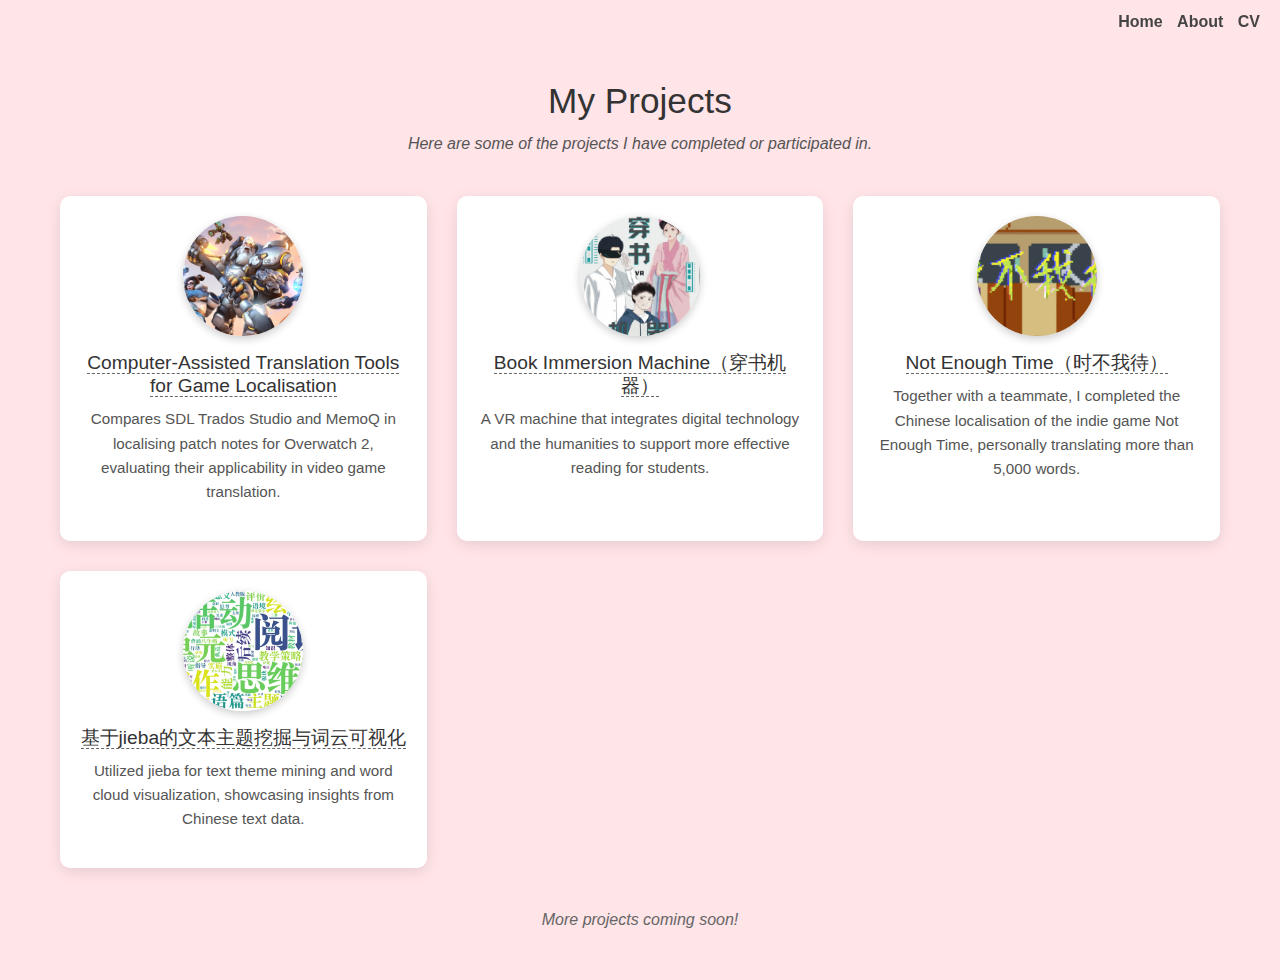
<file: projects.html>
<!DOCTYPE html>
<html lang="zh">
<head>
  <meta charset="UTF-8" />
  <title>Projects - Sinuo Liu</title>
  <meta name="viewport" content="width=device-width, initial-scale=1.0" />

  <!-- 自定义样式 -->
   <!-- 引入Bootstrap（可选，用于布局） -->
  <link
  rel="stylesheet"
  href="https://cdn.jsdelivr.net/npm/bootstrap@5.3.0/dist/css/bootstrap.min.css"
/>
  <link rel="stylesheet" href="./css/projects.css" />
</head>
<body>
  <div id="particles-js"></div>
  <!-- 右上角导航栏 -->
  <nav class="top-nav">
    <a href="index.html">Home</a>
    <a href="about.html">About</a>
    <a href="cv.html">CV</a>
  </nav>

  <!-- 主体区域 -->
  <main class="projects-container">
    <h1>My Projects</h1>
    <p class="subtitle"><em>Here are some of the projects I have completed or participated in.</em></p>
    
    <!-- 项目网格 -->
    <div class="projects-grid">
      <!-- 第1个项目卡片 -->
      <div class="project-item hidden">
        <div class="project-img">
          <img src="./images/project1.jpg" alt="Project 1" />
        </div>
        <h3>
          <a href="./files/Sinuo Liu CAT Final Essay+Xi feedback.pdf" target="_blank" rel="noopener noreferrer">
            Computer-Assisted Translation Tools for Game Localisation
          </a>
        </h3>
        <p>Compares SDL Trados Studio and MemoQ in localising patch notes for
          Overwatch 2, evaluating their applicability in video game translation.</p>
      </div>

      <!-- 第2个项目卡片 -->
      <div class="project-item hidden">
        <div class="project-img">
          <img src="./images/project2.png" alt="Project 2" />
        </div>
        <h3>
          <a href="./files/《穿书机器》.pdf" target="_blank">
            Book Immersion Machine（穿书机器）
          </a>
        </h3>
        <p>A VR machine that integrates digital technology and the humanities to support more effective reading for students.</p>
      </div>

      <!-- 第3个项目卡片 -->
      <div class="project-item hidden">
        <div class="project-img">
          <img src="./images/project3.png" alt="Project 3" />
        </div>
        <h3>
          <a href="https://uob-tri.itch.io/not-enough-time-do-enjoy-life" target="_blank">
            Not Enough Time（时不我待）
          </a>
        </h3>
        <p>Together with a teammate, I completed the Chinese localisation of the indie game Not Enough Time, personally translating more than 5,000 words.</p>
      </div>

      <!-- 第4个项目卡片 -->
      <div class="project-item hidden">
        <div class="project-img">
          <img src="./images/project4.png" alt="Project 4" />
        </div>
        <h3>
          <a href="./files/snowbook/_build/html/wordcloud.html" target="_blank">
            基于jieba的文本主题挖掘与词云可视化
          </a>
        </h3>
        <p>Utilized jieba for text theme mining and word cloud visualization, showcasing insights from Chinese text data.</p>
      </div>
    </div>

    <!-- 额外提示文案 -->
    <p class="coming-soon">More projects coming soon!</p>
  </main>

  <!-- 滚动动画脚本 -->
  <script src="./js/fade.js"></script>
  <script src="./js/跳转脚本.js"></script>
  <script src="./js/scroll-animate.js"></script>
</body>
</html>
</file>
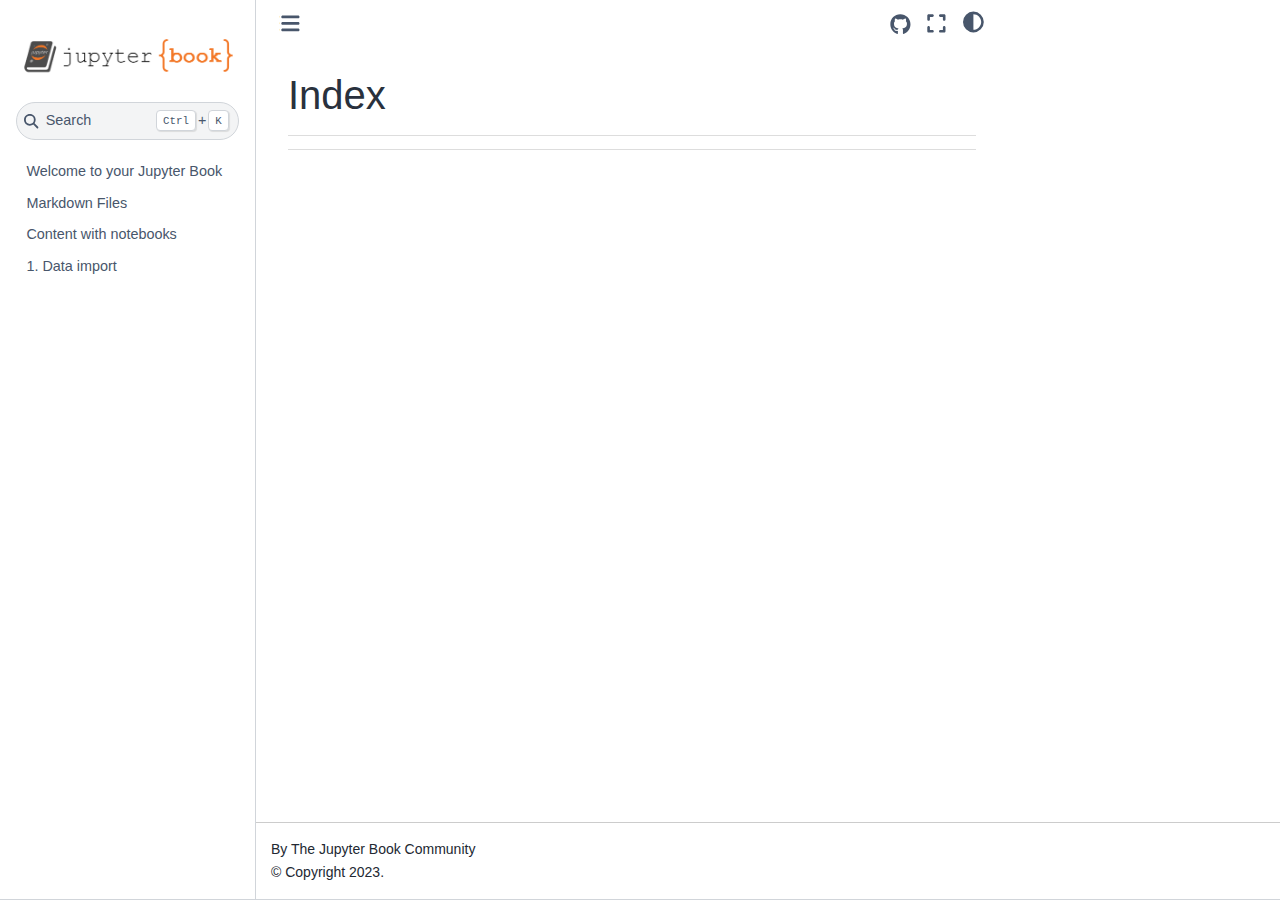
<file: files/snowbook/docs/genindex.html>
<!DOCTYPE html>


<html lang="en" data-content_root="./" >

  <head>
    <meta charset="utf-8" />
    <meta name="viewport" content="width=device-width, initial-scale=1.0" />
    <title>Index &#8212; My sample book</title>
  
  
  
  <script data-cfasync="false">
    document.documentElement.dataset.mode = localStorage.getItem("mode") || "";
    document.documentElement.dataset.theme = localStorage.getItem("theme") || "";
  </script>
  
  <!-- Loaded before other Sphinx assets -->
  <link href="_static/styles/theme.css?digest=dfe6caa3a7d634c4db9b" rel="stylesheet" />
<link href="_static/styles/bootstrap.css?digest=dfe6caa3a7d634c4db9b" rel="stylesheet" />
<link href="_static/styles/pydata-sphinx-theme.css?digest=dfe6caa3a7d634c4db9b" rel="stylesheet" />

  
  <link href="_static/vendor/fontawesome/6.5.2/css/all.min.css?digest=dfe6caa3a7d634c4db9b" rel="stylesheet" />
  <link rel="preload" as="font" type="font/woff2" crossorigin href="_static/vendor/fontawesome/6.5.2/webfonts/fa-solid-900.woff2" />
<link rel="preload" as="font" type="font/woff2" crossorigin href="_static/vendor/fontawesome/6.5.2/webfonts/fa-brands-400.woff2" />
<link rel="preload" as="font" type="font/woff2" crossorigin href="_static/vendor/fontawesome/6.5.2/webfonts/fa-regular-400.woff2" />

    <link rel="stylesheet" type="text/css" href="_static/pygments.css?v=b76e3c8a" />
    <link rel="stylesheet" type="text/css" href="_static/styles/sphinx-book-theme.css?v=eba8b062" />
    <link rel="stylesheet" type="text/css" href="_static/togglebutton.css?v=13237357" />
    <link rel="stylesheet" type="text/css" href="_static/copybutton.css?v=76b2166b" />
    <link rel="stylesheet" type="text/css" href="_static/mystnb.4510f1fc1dee50b3e5859aac5469c37c29e427902b24a333a5f9fcb2f0b3ac41.css?v=be8a1c11" />
    <link rel="stylesheet" type="text/css" href="_static/sphinx-thebe.css?v=4fa983c6" />
    <link rel="stylesheet" type="text/css" href="_static/sphinx-design.min.css?v=95c83b7e" />
  
  <!-- Pre-loaded scripts that we'll load fully later -->
  <link rel="preload" as="script" href="_static/scripts/bootstrap.js?digest=dfe6caa3a7d634c4db9b" />
<link rel="preload" as="script" href="_static/scripts/pydata-sphinx-theme.js?digest=dfe6caa3a7d634c4db9b" />
  <script src="_static/vendor/fontawesome/6.5.2/js/all.min.js?digest=dfe6caa3a7d634c4db9b"></script>

    <script src="_static/documentation_options.js?v=9eb32ce0"></script>
    <script src="_static/doctools.js?v=9a2dae69"></script>
    <script src="_static/sphinx_highlight.js?v=dc90522c"></script>
    <script src="_static/clipboard.min.js?v=a7894cd8"></script>
    <script src="_static/copybutton.js?v=f281be69"></script>
    <script src="_static/scripts/sphinx-book-theme.js?v=887ef09a"></script>
    <script>let toggleHintShow = 'Click to show';</script>
    <script>let toggleHintHide = 'Click to hide';</script>
    <script>let toggleOpenOnPrint = 'true';</script>
    <script src="_static/togglebutton.js?v=4a39c7ea"></script>
    <script>var togglebuttonSelector = '.toggle, .admonition.dropdown';</script>
    <script src="_static/design-tabs.js?v=f930bc37"></script>
    <script>const THEBE_JS_URL = "https://unpkg.com/thebe@0.8.2/lib/index.js"; const thebe_selector = ".thebe,.cell"; const thebe_selector_input = "pre"; const thebe_selector_output = ".output, .cell_output"</script>
    <script async="async" src="_static/sphinx-thebe.js?v=c100c467"></script>
    <script>var togglebuttonSelector = '.toggle, .admonition.dropdown';</script>
    <script>const THEBE_JS_URL = "https://unpkg.com/thebe@0.8.2/lib/index.js"; const thebe_selector = ".thebe,.cell"; const thebe_selector_input = "pre"; const thebe_selector_output = ".output, .cell_output"</script>
    <script>DOCUMENTATION_OPTIONS.pagename = 'genindex';</script>
    <link rel="index" title="Index" href="#" />
    <link rel="search" title="Search" href="search.html" />
  <meta name="viewport" content="width=device-width, initial-scale=1"/>
  <meta name="docsearch:language" content="en"/>
  </head>
  
  
  <body data-bs-spy="scroll" data-bs-target=".bd-toc-nav" data-offset="180" data-bs-root-margin="0px 0px -60%" data-default-mode="">

  
  
  <div id="pst-skip-link" class="skip-link d-print-none"><a href="#main-content">Skip to main content</a></div>
  
  <div id="pst-scroll-pixel-helper"></div>
  
  <button type="button" class="btn rounded-pill" id="pst-back-to-top">
    <i class="fa-solid fa-arrow-up"></i>Back to top</button>

  
  <input type="checkbox"
          class="sidebar-toggle"
          id="pst-primary-sidebar-checkbox"/>
  <label class="overlay overlay-primary" for="pst-primary-sidebar-checkbox"></label>
  
  <input type="checkbox"
          class="sidebar-toggle"
          id="pst-secondary-sidebar-checkbox"/>
  <label class="overlay overlay-secondary" for="pst-secondary-sidebar-checkbox"></label>
  
  <div class="search-button__wrapper">
    <div class="search-button__overlay"></div>
    <div class="search-button__search-container">
<form class="bd-search d-flex align-items-center"
      action="search.html"
      method="get">
  <i class="fa-solid fa-magnifying-glass"></i>
  <input type="search"
         class="form-control"
         name="q"
         id="search-input"
         placeholder="Search this book..."
         aria-label="Search this book..."
         autocomplete="off"
         autocorrect="off"
         autocapitalize="off"
         spellcheck="false"/>
  <span class="search-button__kbd-shortcut"><kbd class="kbd-shortcut__modifier">Ctrl</kbd>+<kbd>K</kbd></span>
</form></div>
  </div>

  <div class="pst-async-banner-revealer d-none">
  <aside id="bd-header-version-warning" class="d-none d-print-none" aria-label="Version warning"></aside>
</div>

  
    <header class="bd-header navbar navbar-expand-lg bd-navbar d-print-none">
    </header>
  

  <div class="bd-container">
    <div class="bd-container__inner bd-page-width">
      
      
      
        
      
      <div class="bd-sidebar-primary bd-sidebar">
        

  
  <div class="sidebar-header-items sidebar-primary__section">
    
    
    
    
  </div>
  
    <div class="sidebar-primary-items__start sidebar-primary__section">
        <div class="sidebar-primary-item">

  
    
  

<a class="navbar-brand logo" href="intro.html">
  
  
  
  
  
    
    
      
    
    
    <img src="_static/logo.png" class="logo__image only-light" alt="My sample book - Home"/>
    <script>document.write(`<img src="_static/logo.png" class="logo__image only-dark" alt="My sample book - Home"/>`);</script>
  
  
</a></div>
        <div class="sidebar-primary-item">

 <script>
 document.write(`
   <button class="btn search-button-field search-button__button" title="Search" aria-label="Search" data-bs-placement="bottom" data-bs-toggle="tooltip">
    <i class="fa-solid fa-magnifying-glass"></i>
    <span class="search-button__default-text">Search</span>
    <span class="search-button__kbd-shortcut"><kbd class="kbd-shortcut__modifier">Ctrl</kbd>+<kbd class="kbd-shortcut__modifier">K</kbd></span>
   </button>
 `);
 </script></div>
        <div class="sidebar-primary-item"><nav class="bd-links bd-docs-nav" aria-label="Main">
    <div class="bd-toc-item navbar-nav active">
        
        <ul class="nav bd-sidenav bd-sidenav__home-link">
            <li class="toctree-l1">
                <a class="reference internal" href="intro.html">
                    Welcome to your Jupyter Book
                </a>
            </li>
        </ul>
        <ul class="nav bd-sidenav">
<li class="toctree-l1"><a class="reference internal" href="markdown.html">Markdown Files</a></li>
<li class="toctree-l1"><a class="reference internal" href="notebooks.html">Content with notebooks</a></li>
<li class="toctree-l1"><a class="reference internal" href="wordcloud.html">1. Data import</a></li>







</ul>

    </div>
</nav></div>
    </div>
  
  
  <div class="sidebar-primary-items__end sidebar-primary__section">
  </div>
  
  <div id="rtd-footer-container"></div>


      </div>
      
      <main id="main-content" class="bd-main" role="main">
        
        

<div class="sbt-scroll-pixel-helper"></div>

          <div class="bd-content">
            <div class="bd-article-container">
              
              <div class="bd-header-article d-print-none">
<div class="header-article-items header-article__inner">
  
    <div class="header-article-items__start">
      
        <div class="header-article-item"><button class="sidebar-toggle primary-toggle btn btn-sm" title="Toggle primary sidebar" data-bs-placement="bottom" data-bs-toggle="tooltip">
  <span class="fa-solid fa-bars"></span>
</button></div>
      
    </div>
  
  
    <div class="header-article-items__end">
      
        <div class="header-article-item">

<div class="article-header-buttons">





<div class="dropdown dropdown-source-buttons">
  <button class="btn dropdown-toggle" type="button" data-bs-toggle="dropdown" aria-expanded="false" aria-label="Source repositories">
    <i class="fab fa-github"></i>
  </button>
  <ul class="dropdown-menu">
      
      
      
      <li><a href="https://github.com/executablebooks/jupyter-book" target="_blank"
   class="btn btn-sm btn-source-repository-button dropdown-item"
   title="Source repository"
   data-bs-placement="left" data-bs-toggle="tooltip"
>
  

<span class="btn__icon-container">
  <i class="fab fa-github"></i>
  </span>
<span class="btn__text-container">Repository</span>
</a>
</li>
      
      
      
      
      <li><a href="https://github.com/executablebooks/jupyter-book/issues/new?title=Issue%20on%20page%20%2Fgenindex.html&body=Your%20issue%20content%20here." target="_blank"
   class="btn btn-sm btn-source-issues-button dropdown-item"
   title="Open an issue"
   data-bs-placement="left" data-bs-toggle="tooltip"
>
  

<span class="btn__icon-container">
  <i class="fas fa-lightbulb"></i>
  </span>
<span class="btn__text-container">Open issue</span>
</a>
</li>
      
  </ul>
</div>




<button onclick="toggleFullScreen()"
  class="btn btn-sm btn-fullscreen-button"
  title="Fullscreen mode"
  data-bs-placement="bottom" data-bs-toggle="tooltip"
>
  

<span class="btn__icon-container">
  <i class="fas fa-expand"></i>
  </span>

</button>



<script>
document.write(`
  <button class="btn btn-sm nav-link pst-navbar-icon theme-switch-button" title="light/dark" aria-label="light/dark" data-bs-placement="bottom" data-bs-toggle="tooltip">
    <i class="theme-switch fa-solid fa-sun fa-lg" data-mode="light"></i>
    <i class="theme-switch fa-solid fa-moon fa-lg" data-mode="dark"></i>
    <i class="theme-switch fa-solid fa-circle-half-stroke fa-lg" data-mode="auto"></i>
  </button>
`);
</script>


<script>
document.write(`
  <button class="btn btn-sm pst-navbar-icon search-button search-button__button" title="Search" aria-label="Search" data-bs-placement="bottom" data-bs-toggle="tooltip">
    <i class="fa-solid fa-magnifying-glass fa-lg"></i>
  </button>
`);
</script>

</div></div>
      
    </div>
  
</div>
</div>
              
              

<div id="jb-print-docs-body" class="onlyprint">
    <h1></h1>
    <!-- Table of contents -->
    <div id="print-main-content">
        <div id="jb-print-toc">
            
        </div>
    </div>
</div>

              
                
<div id="searchbox"></div>
                <article class="bd-article">
                  

<h1 id="index">Index</h1>

<div class="genindex-jumpbox">
 
</div>


                </article>
              

              
              
              
              
                <footer class="prev-next-footer d-print-none">
                  
<div class="prev-next-area">
</div>
                </footer>
              
            </div>
            
            
              
            
          </div>
          <footer class="bd-footer-content">
            
<div class="bd-footer-content__inner container">
  
  <div class="footer-item">
    
<p class="component-author">
By The Jupyter Book Community
</p>

  </div>
  
  <div class="footer-item">
    

  <p class="copyright">
    
      © Copyright 2023.
      <br/>
    
  </p>

  </div>
  
  <div class="footer-item">
    
  </div>
  
  <div class="footer-item">
    
  </div>
  
</div>
          </footer>
        

      </main>
    </div>
  </div>
  
  <!-- Scripts loaded after <body> so the DOM is not blocked -->
  <script src="_static/scripts/bootstrap.js?digest=dfe6caa3a7d634c4db9b"></script>
<script src="_static/scripts/pydata-sphinx-theme.js?digest=dfe6caa3a7d634c4db9b"></script>

  <footer class="bd-footer">
  </footer>
  </body>
</html>
</file>
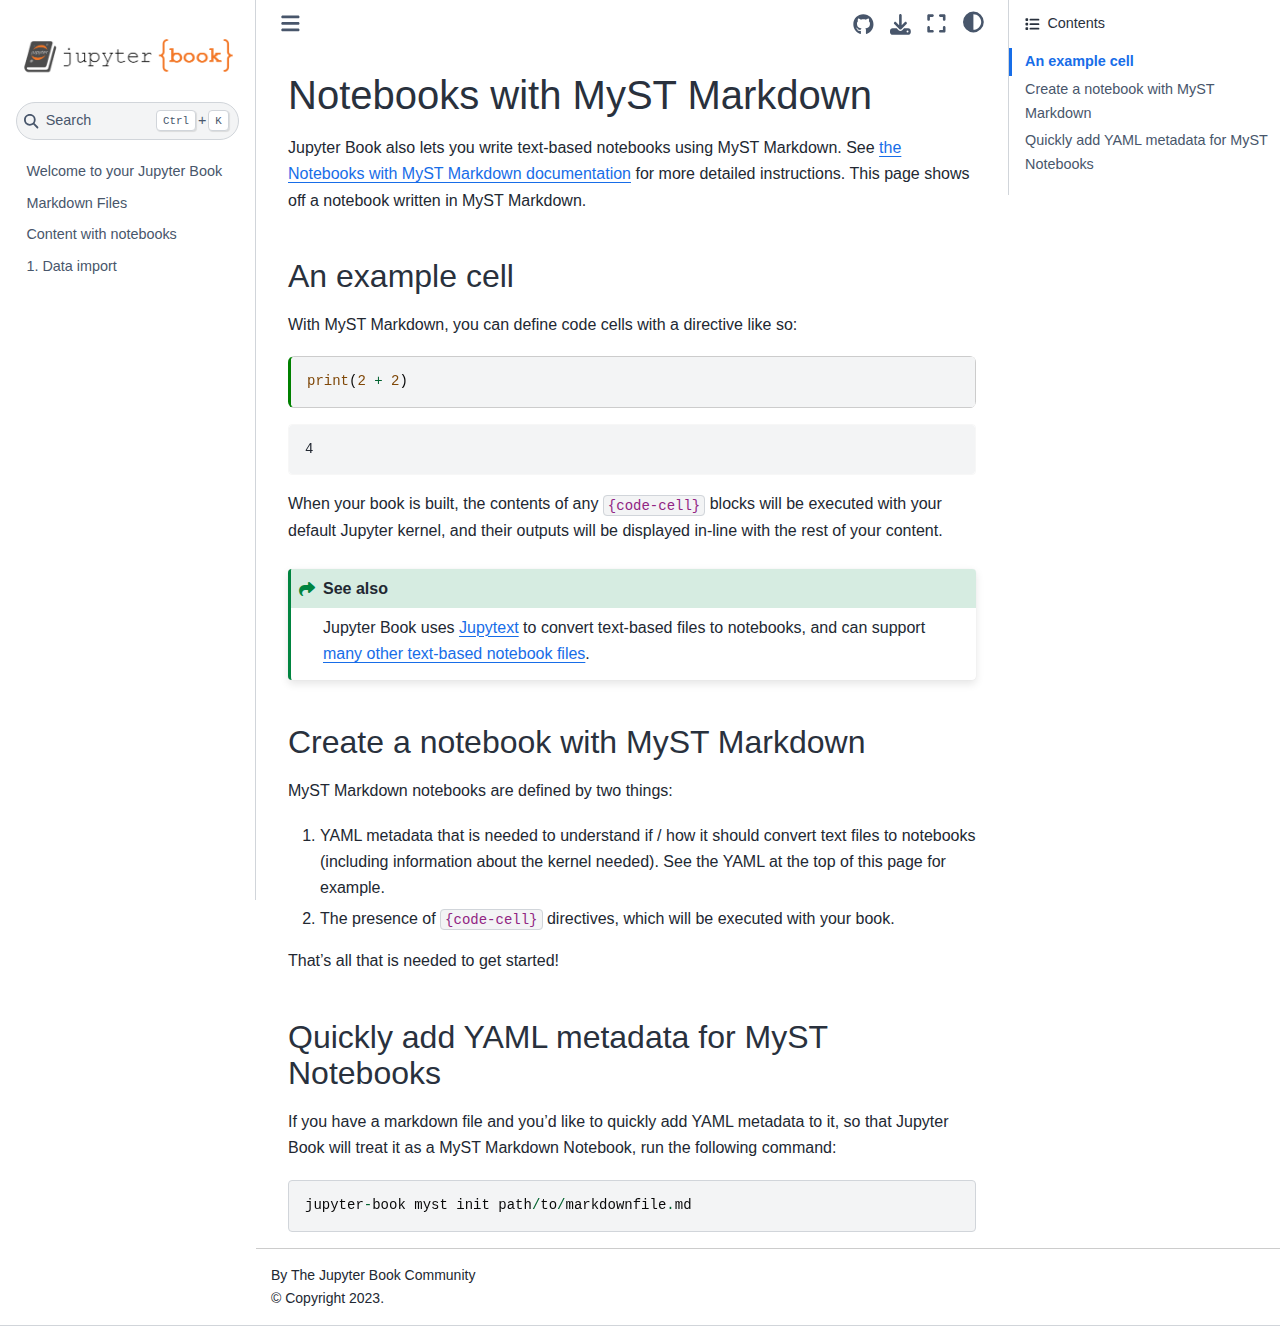
<file: files/snowbook/docs/markdown-notebooks.html>
<!DOCTYPE html>


<html lang="en" data-content_root="./" >

  <head>
    <meta charset="utf-8" />
    <meta name="viewport" content="width=device-width, initial-scale=1.0" /><meta name="viewport" content="width=device-width, initial-scale=1" />

    <title>Notebooks with MyST Markdown &#8212; My sample book</title>
  
  
  
  <script data-cfasync="false">
    document.documentElement.dataset.mode = localStorage.getItem("mode") || "";
    document.documentElement.dataset.theme = localStorage.getItem("theme") || "";
  </script>
  
  <!-- Loaded before other Sphinx assets -->
  <link href="_static/styles/theme.css?digest=dfe6caa3a7d634c4db9b" rel="stylesheet" />
<link href="_static/styles/bootstrap.css?digest=dfe6caa3a7d634c4db9b" rel="stylesheet" />
<link href="_static/styles/pydata-sphinx-theme.css?digest=dfe6caa3a7d634c4db9b" rel="stylesheet" />

  
  <link href="_static/vendor/fontawesome/6.5.2/css/all.min.css?digest=dfe6caa3a7d634c4db9b" rel="stylesheet" />
  <link rel="preload" as="font" type="font/woff2" crossorigin href="_static/vendor/fontawesome/6.5.2/webfonts/fa-solid-900.woff2" />
<link rel="preload" as="font" type="font/woff2" crossorigin href="_static/vendor/fontawesome/6.5.2/webfonts/fa-brands-400.woff2" />
<link rel="preload" as="font" type="font/woff2" crossorigin href="_static/vendor/fontawesome/6.5.2/webfonts/fa-regular-400.woff2" />

    <link rel="stylesheet" type="text/css" href="_static/pygments.css?v=b76e3c8a" />
    <link rel="stylesheet" type="text/css" href="_static/styles/sphinx-book-theme.css?v=eba8b062" />
    <link rel="stylesheet" type="text/css" href="_static/togglebutton.css?v=13237357" />
    <link rel="stylesheet" type="text/css" href="_static/copybutton.css?v=76b2166b" />
    <link rel="stylesheet" type="text/css" href="_static/mystnb.4510f1fc1dee50b3e5859aac5469c37c29e427902b24a333a5f9fcb2f0b3ac41.css" />
    <link rel="stylesheet" type="text/css" href="_static/sphinx-thebe.css?v=4fa983c6" />
    <link rel="stylesheet" type="text/css" href="_static/sphinx-design.min.css?v=95c83b7e" />
  
  <!-- Pre-loaded scripts that we'll load fully later -->
  <link rel="preload" as="script" href="_static/scripts/bootstrap.js?digest=dfe6caa3a7d634c4db9b" />
<link rel="preload" as="script" href="_static/scripts/pydata-sphinx-theme.js?digest=dfe6caa3a7d634c4db9b" />
  <script src="_static/vendor/fontawesome/6.5.2/js/all.min.js?digest=dfe6caa3a7d634c4db9b"></script>

    <script src="_static/documentation_options.js?v=9eb32ce0"></script>
    <script src="_static/doctools.js?v=9a2dae69"></script>
    <script src="_static/sphinx_highlight.js?v=dc90522c"></script>
    <script src="_static/clipboard.min.js?v=a7894cd8"></script>
    <script src="_static/copybutton.js?v=f281be69"></script>
    <script src="_static/scripts/sphinx-book-theme.js?v=887ef09a"></script>
    <script>let toggleHintShow = 'Click to show';</script>
    <script>let toggleHintHide = 'Click to hide';</script>
    <script>let toggleOpenOnPrint = 'true';</script>
    <script src="_static/togglebutton.js?v=4a39c7ea"></script>
    <script>var togglebuttonSelector = '.toggle, .admonition.dropdown';</script>
    <script src="_static/design-tabs.js?v=f930bc37"></script>
    <script>const THEBE_JS_URL = "https://unpkg.com/thebe@0.8.2/lib/index.js"; const thebe_selector = ".thebe,.cell"; const thebe_selector_input = "pre"; const thebe_selector_output = ".output, .cell_output"</script>
    <script async="async" src="_static/sphinx-thebe.js?v=c100c467"></script>
    <script>var togglebuttonSelector = '.toggle, .admonition.dropdown';</script>
    <script>const THEBE_JS_URL = "https://unpkg.com/thebe@0.8.2/lib/index.js"; const thebe_selector = ".thebe,.cell"; const thebe_selector_input = "pre"; const thebe_selector_output = ".output, .cell_output"</script>
    <script>DOCUMENTATION_OPTIONS.pagename = 'markdown-notebooks';</script>
    <link rel="index" title="Index" href="genindex.html" />
    <link rel="search" title="Search" href="search.html" />
  <meta name="viewport" content="width=device-width, initial-scale=1"/>
  <meta name="docsearch:language" content="en"/>
  </head>
  
  
  <body data-bs-spy="scroll" data-bs-target=".bd-toc-nav" data-offset="180" data-bs-root-margin="0px 0px -60%" data-default-mode="">

  
  
  <div id="pst-skip-link" class="skip-link d-print-none"><a href="#main-content">Skip to main content</a></div>
  
  <div id="pst-scroll-pixel-helper"></div>
  
  <button type="button" class="btn rounded-pill" id="pst-back-to-top">
    <i class="fa-solid fa-arrow-up"></i>Back to top</button>

  
  <input type="checkbox"
          class="sidebar-toggle"
          id="pst-primary-sidebar-checkbox"/>
  <label class="overlay overlay-primary" for="pst-primary-sidebar-checkbox"></label>
  
  <input type="checkbox"
          class="sidebar-toggle"
          id="pst-secondary-sidebar-checkbox"/>
  <label class="overlay overlay-secondary" for="pst-secondary-sidebar-checkbox"></label>
  
  <div class="search-button__wrapper">
    <div class="search-button__overlay"></div>
    <div class="search-button__search-container">
<form class="bd-search d-flex align-items-center"
      action="search.html"
      method="get">
  <i class="fa-solid fa-magnifying-glass"></i>
  <input type="search"
         class="form-control"
         name="q"
         id="search-input"
         placeholder="Search this book..."
         aria-label="Search this book..."
         autocomplete="off"
         autocorrect="off"
         autocapitalize="off"
         spellcheck="false"/>
  <span class="search-button__kbd-shortcut"><kbd class="kbd-shortcut__modifier">Ctrl</kbd>+<kbd>K</kbd></span>
</form></div>
  </div>

  <div class="pst-async-banner-revealer d-none">
  <aside id="bd-header-version-warning" class="d-none d-print-none" aria-label="Version warning"></aside>
</div>

  
    <header class="bd-header navbar navbar-expand-lg bd-navbar d-print-none">
    </header>
  

  <div class="bd-container">
    <div class="bd-container__inner bd-page-width">
      
      
      
        
      
      <div class="bd-sidebar-primary bd-sidebar">
        

  
  <div class="sidebar-header-items sidebar-primary__section">
    
    
    
    
  </div>
  
    <div class="sidebar-primary-items__start sidebar-primary__section">
        <div class="sidebar-primary-item">

  
    
  

<a class="navbar-brand logo" href="intro.html">
  
  
  
  
  
    
    
      
    
    
    <img src="_static/logo.png" class="logo__image only-light" alt="My sample book - Home"/>
    <script>document.write(`<img src="_static/logo.png" class="logo__image only-dark" alt="My sample book - Home"/>`);</script>
  
  
</a></div>
        <div class="sidebar-primary-item">

 <script>
 document.write(`
   <button class="btn search-button-field search-button__button" title="Search" aria-label="Search" data-bs-placement="bottom" data-bs-toggle="tooltip">
    <i class="fa-solid fa-magnifying-glass"></i>
    <span class="search-button__default-text">Search</span>
    <span class="search-button__kbd-shortcut"><kbd class="kbd-shortcut__modifier">Ctrl</kbd>+<kbd class="kbd-shortcut__modifier">K</kbd></span>
   </button>
 `);
 </script></div>
        <div class="sidebar-primary-item"><nav class="bd-links bd-docs-nav" aria-label="Main">
    <div class="bd-toc-item navbar-nav active">
        
        <ul class="nav bd-sidenav bd-sidenav__home-link">
            <li class="toctree-l1">
                <a class="reference internal" href="intro.html">
                    Welcome to your Jupyter Book
                </a>
            </li>
        </ul>
        <ul class="nav bd-sidenav">
<li class="toctree-l1"><a class="reference internal" href="markdown.html">Markdown Files</a></li>
<li class="toctree-l1"><a class="reference internal" href="notebooks.html">Content with notebooks</a></li>
<li class="toctree-l1"><a class="reference internal" href="wordcloud.html">1. Data import</a></li>







</ul>

    </div>
</nav></div>
    </div>
  
  
  <div class="sidebar-primary-items__end sidebar-primary__section">
  </div>
  
  <div id="rtd-footer-container"></div>


      </div>
      
      <main id="main-content" class="bd-main" role="main">
        
        

<div class="sbt-scroll-pixel-helper"></div>

          <div class="bd-content">
            <div class="bd-article-container">
              
              <div class="bd-header-article d-print-none">
<div class="header-article-items header-article__inner">
  
    <div class="header-article-items__start">
      
        <div class="header-article-item"><button class="sidebar-toggle primary-toggle btn btn-sm" title="Toggle primary sidebar" data-bs-placement="bottom" data-bs-toggle="tooltip">
  <span class="fa-solid fa-bars"></span>
</button></div>
      
    </div>
  
  
    <div class="header-article-items__end">
      
        <div class="header-article-item">

<div class="article-header-buttons">





<div class="dropdown dropdown-source-buttons">
  <button class="btn dropdown-toggle" type="button" data-bs-toggle="dropdown" aria-expanded="false" aria-label="Source repositories">
    <i class="fab fa-github"></i>
  </button>
  <ul class="dropdown-menu">
      
      
      
      <li><a href="https://github.com/executablebooks/jupyter-book" target="_blank"
   class="btn btn-sm btn-source-repository-button dropdown-item"
   title="Source repository"
   data-bs-placement="left" data-bs-toggle="tooltip"
>
  

<span class="btn__icon-container">
  <i class="fab fa-github"></i>
  </span>
<span class="btn__text-container">Repository</span>
</a>
</li>
      
      
      
      
      <li><a href="https://github.com/executablebooks/jupyter-book/issues/new?title=Issue%20on%20page%20%2Fmarkdown-notebooks.html&body=Your%20issue%20content%20here." target="_blank"
   class="btn btn-sm btn-source-issues-button dropdown-item"
   title="Open an issue"
   data-bs-placement="left" data-bs-toggle="tooltip"
>
  

<span class="btn__icon-container">
  <i class="fas fa-lightbulb"></i>
  </span>
<span class="btn__text-container">Open issue</span>
</a>
</li>
      
  </ul>
</div>






<div class="dropdown dropdown-download-buttons">
  <button class="btn dropdown-toggle" type="button" data-bs-toggle="dropdown" aria-expanded="false" aria-label="Download this page">
    <i class="fas fa-download"></i>
  </button>
  <ul class="dropdown-menu">
      
      
      
      <li><a href="_sources/markdown-notebooks.md" target="_blank"
   class="btn btn-sm btn-download-source-button dropdown-item"
   title="Download source file"
   data-bs-placement="left" data-bs-toggle="tooltip"
>
  

<span class="btn__icon-container">
  <i class="fas fa-file"></i>
  </span>
<span class="btn__text-container">.md</span>
</a>
</li>
      
      
      
      
      <li>
<button onclick="window.print()"
  class="btn btn-sm btn-download-pdf-button dropdown-item"
  title="Print to PDF"
  data-bs-placement="left" data-bs-toggle="tooltip"
>
  

<span class="btn__icon-container">
  <i class="fas fa-file-pdf"></i>
  </span>
<span class="btn__text-container">.pdf</span>
</button>
</li>
      
  </ul>
</div>




<button onclick="toggleFullScreen()"
  class="btn btn-sm btn-fullscreen-button"
  title="Fullscreen mode"
  data-bs-placement="bottom" data-bs-toggle="tooltip"
>
  

<span class="btn__icon-container">
  <i class="fas fa-expand"></i>
  </span>

</button>



<script>
document.write(`
  <button class="btn btn-sm nav-link pst-navbar-icon theme-switch-button" title="light/dark" aria-label="light/dark" data-bs-placement="bottom" data-bs-toggle="tooltip">
    <i class="theme-switch fa-solid fa-sun fa-lg" data-mode="light"></i>
    <i class="theme-switch fa-solid fa-moon fa-lg" data-mode="dark"></i>
    <i class="theme-switch fa-solid fa-circle-half-stroke fa-lg" data-mode="auto"></i>
  </button>
`);
</script>


<script>
document.write(`
  <button class="btn btn-sm pst-navbar-icon search-button search-button__button" title="Search" aria-label="Search" data-bs-placement="bottom" data-bs-toggle="tooltip">
    <i class="fa-solid fa-magnifying-glass fa-lg"></i>
  </button>
`);
</script>
<button class="sidebar-toggle secondary-toggle btn btn-sm" title="Toggle secondary sidebar" data-bs-placement="bottom" data-bs-toggle="tooltip">
    <span class="fa-solid fa-list"></span>
</button>
</div></div>
      
    </div>
  
</div>
</div>
              
              

<div id="jb-print-docs-body" class="onlyprint">
    <h1>Notebooks with MyST Markdown</h1>
    <!-- Table of contents -->
    <div id="print-main-content">
        <div id="jb-print-toc">
            
            <div>
                <h2> Contents </h2>
            </div>
            <nav aria-label="Page">
                <ul class="visible nav section-nav flex-column">
<li class="toc-h2 nav-item toc-entry"><a class="reference internal nav-link" href="#an-example-cell">An example cell</a></li>
<li class="toc-h2 nav-item toc-entry"><a class="reference internal nav-link" href="#create-a-notebook-with-myst-markdown">Create a notebook with MyST Markdown</a></li>
<li class="toc-h2 nav-item toc-entry"><a class="reference internal nav-link" href="#quickly-add-yaml-metadata-for-myst-notebooks">Quickly add YAML metadata for MyST Notebooks</a></li>
</ul>
            </nav>
        </div>
    </div>
</div>

              
                
<div id="searchbox"></div>
                <article class="bd-article">
                  
  <section class="tex2jax_ignore mathjax_ignore" id="notebooks-with-myst-markdown">
<h1>Notebooks with MyST Markdown<a class="headerlink" href="#notebooks-with-myst-markdown" title="Link to this heading">#</a></h1>
<p>Jupyter Book also lets you write text-based notebooks using MyST Markdown.
See <a class="reference external" href="https://jupyterbook.org/file-types/myst-notebooks.html">the Notebooks with MyST Markdown documentation</a> for more detailed instructions.
This page shows off a notebook written in MyST Markdown.</p>
<section id="an-example-cell">
<h2>An example cell<a class="headerlink" href="#an-example-cell" title="Link to this heading">#</a></h2>
<p>With MyST Markdown, you can define code cells with a directive like so:</p>
<div class="cell docutils container">
<div class="cell_input docutils container">
<div class="highlight-ipython3 notranslate"><div class="highlight"><pre><span></span><span class="nb">print</span><span class="p">(</span><span class="mi">2</span> <span class="o">+</span> <span class="mi">2</span><span class="p">)</span>
</pre></div>
</div>
</div>
<div class="cell_output docutils container">
<div class="output stream highlight-myst-ansi notranslate"><div class="highlight"><pre><span></span>4
</pre></div>
</div>
</div>
</div>
<p>When your book is built, the contents of any <code class="docutils literal notranslate"><span class="pre">{code-cell}</span></code> blocks will be
executed with your default Jupyter kernel, and their outputs will be displayed
in-line with the rest of your content.</p>
<div class="admonition seealso">
<p class="admonition-title">See also</p>
<p>Jupyter Book uses <a class="reference external" href="https://jupytext.readthedocs.io/en/latest/">Jupytext</a> to convert text-based files to notebooks, and can support <a class="reference external" href="https://jupyterbook.org/file-types/jupytext.html">many other text-based notebook files</a>.</p>
</div>
</section>
<section id="create-a-notebook-with-myst-markdown">
<h2>Create a notebook with MyST Markdown<a class="headerlink" href="#create-a-notebook-with-myst-markdown" title="Link to this heading">#</a></h2>
<p>MyST Markdown notebooks are defined by two things:</p>
<ol class="arabic simple">
<li><p>YAML metadata that is needed to understand if / how it should convert text files to notebooks (including information about the kernel needed).
See the YAML at the top of this page for example.</p></li>
<li><p>The presence of <code class="docutils literal notranslate"><span class="pre">{code-cell}</span></code> directives, which will be executed with your book.</p></li>
</ol>
<p>That’s all that is needed to get started!</p>
</section>
<section id="quickly-add-yaml-metadata-for-myst-notebooks">
<h2>Quickly add YAML metadata for MyST Notebooks<a class="headerlink" href="#quickly-add-yaml-metadata-for-myst-notebooks" title="Link to this heading">#</a></h2>
<p>If you have a markdown file and you’d like to quickly add YAML metadata to it, so that Jupyter Book will treat it as a MyST Markdown Notebook, run the following command:</p>
<div class="highlight-default notranslate"><div class="highlight"><pre><span></span><span class="n">jupyter</span><span class="o">-</span><span class="n">book</span> <span class="n">myst</span> <span class="n">init</span> <span class="n">path</span><span class="o">/</span><span class="n">to</span><span class="o">/</span><span class="n">markdownfile</span><span class="o">.</span><span class="n">md</span>
</pre></div>
</div>
</section>
</section>

    <script type="text/x-thebe-config">
    {
        requestKernel: true,
        binderOptions: {
            repo: "binder-examples/jupyter-stacks-datascience",
            ref: "master",
        },
        codeMirrorConfig: {
            theme: "abcdef",
            mode: "python"
        },
        kernelOptions: {
            name: "python3",
            path: "./."
        },
        predefinedOutput: true
    }
    </script>
    <script>kernelName = 'python3'</script>

                </article>
              

              
              
              
              
                <footer class="prev-next-footer d-print-none">
                  
<div class="prev-next-area">
</div>
                </footer>
              
            </div>
            
            
              
                <div class="bd-sidebar-secondary bd-toc"><div class="sidebar-secondary-items sidebar-secondary__inner">


  <div class="sidebar-secondary-item">
  <div class="page-toc tocsection onthispage">
    <i class="fa-solid fa-list"></i> Contents
  </div>
  <nav class="bd-toc-nav page-toc">
    <ul class="visible nav section-nav flex-column">
<li class="toc-h2 nav-item toc-entry"><a class="reference internal nav-link" href="#an-example-cell">An example cell</a></li>
<li class="toc-h2 nav-item toc-entry"><a class="reference internal nav-link" href="#create-a-notebook-with-myst-markdown">Create a notebook with MyST Markdown</a></li>
<li class="toc-h2 nav-item toc-entry"><a class="reference internal nav-link" href="#quickly-add-yaml-metadata-for-myst-notebooks">Quickly add YAML metadata for MyST Notebooks</a></li>
</ul>
  </nav></div>

</div></div>
              
            
          </div>
          <footer class="bd-footer-content">
            
<div class="bd-footer-content__inner container">
  
  <div class="footer-item">
    
<p class="component-author">
By The Jupyter Book Community
</p>

  </div>
  
  <div class="footer-item">
    

  <p class="copyright">
    
      © Copyright 2023.
      <br/>
    
  </p>

  </div>
  
  <div class="footer-item">
    
  </div>
  
  <div class="footer-item">
    
  </div>
  
</div>
          </footer>
        

      </main>
    </div>
  </div>
  
  <!-- Scripts loaded after <body> so the DOM is not blocked -->
  <script src="_static/scripts/bootstrap.js?digest=dfe6caa3a7d634c4db9b"></script>
<script src="_static/scripts/pydata-sphinx-theme.js?digest=dfe6caa3a7d634c4db9b"></script>

  <footer class="bd-footer">
  </footer>
  </body>
</html>
</file>
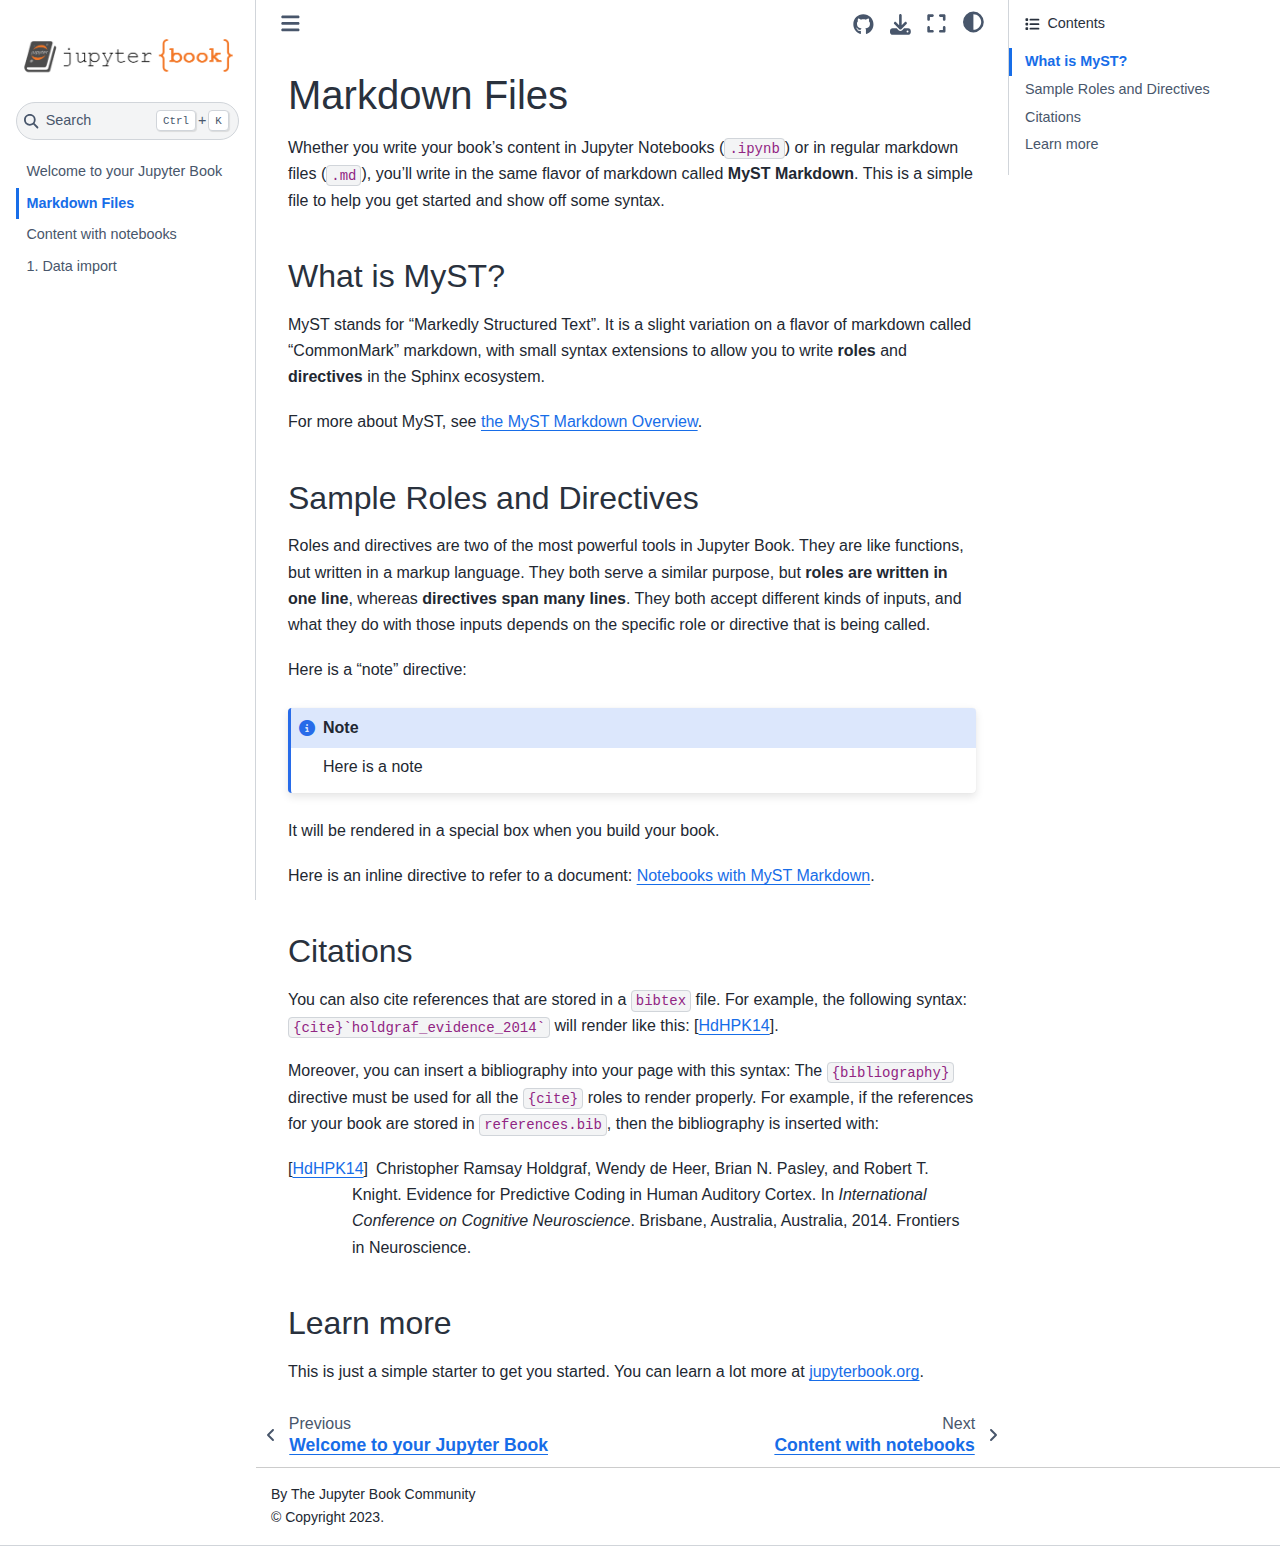
<file: files/snowbook/docs/markdown.html>
<!DOCTYPE html>


<html lang="en" data-content_root="./" >

  <head>
    <meta charset="utf-8" />
    <meta name="viewport" content="width=device-width, initial-scale=1.0" /><meta name="viewport" content="width=device-width, initial-scale=1" />

    <title>Markdown Files &#8212; My sample book</title>
  
  
  
  <script data-cfasync="false">
    document.documentElement.dataset.mode = localStorage.getItem("mode") || "";
    document.documentElement.dataset.theme = localStorage.getItem("theme") || "";
  </script>
  
  <!-- Loaded before other Sphinx assets -->
  <link href="_static/styles/theme.css?digest=dfe6caa3a7d634c4db9b" rel="stylesheet" />
<link href="_static/styles/bootstrap.css?digest=dfe6caa3a7d634c4db9b" rel="stylesheet" />
<link href="_static/styles/pydata-sphinx-theme.css?digest=dfe6caa3a7d634c4db9b" rel="stylesheet" />

  
  <link href="_static/vendor/fontawesome/6.5.2/css/all.min.css?digest=dfe6caa3a7d634c4db9b" rel="stylesheet" />
  <link rel="preload" as="font" type="font/woff2" crossorigin href="_static/vendor/fontawesome/6.5.2/webfonts/fa-solid-900.woff2" />
<link rel="preload" as="font" type="font/woff2" crossorigin href="_static/vendor/fontawesome/6.5.2/webfonts/fa-brands-400.woff2" />
<link rel="preload" as="font" type="font/woff2" crossorigin href="_static/vendor/fontawesome/6.5.2/webfonts/fa-regular-400.woff2" />

    <link rel="stylesheet" type="text/css" href="_static/pygments.css?v=b76e3c8a" />
    <link rel="stylesheet" type="text/css" href="_static/styles/sphinx-book-theme.css?v=eba8b062" />
    <link rel="stylesheet" type="text/css" href="_static/togglebutton.css?v=13237357" />
    <link rel="stylesheet" type="text/css" href="_static/copybutton.css?v=76b2166b" />
    <link rel="stylesheet" type="text/css" href="_static/mystnb.4510f1fc1dee50b3e5859aac5469c37c29e427902b24a333a5f9fcb2f0b3ac41.css" />
    <link rel="stylesheet" type="text/css" href="_static/sphinx-thebe.css?v=4fa983c6" />
    <link rel="stylesheet" type="text/css" href="_static/sphinx-design.min.css?v=95c83b7e" />
  
  <!-- Pre-loaded scripts that we'll load fully later -->
  <link rel="preload" as="script" href="_static/scripts/bootstrap.js?digest=dfe6caa3a7d634c4db9b" />
<link rel="preload" as="script" href="_static/scripts/pydata-sphinx-theme.js?digest=dfe6caa3a7d634c4db9b" />
  <script src="_static/vendor/fontawesome/6.5.2/js/all.min.js?digest=dfe6caa3a7d634c4db9b"></script>

    <script src="_static/documentation_options.js?v=9eb32ce0"></script>
    <script src="_static/doctools.js?v=9a2dae69"></script>
    <script src="_static/sphinx_highlight.js?v=dc90522c"></script>
    <script src="_static/clipboard.min.js?v=a7894cd8"></script>
    <script src="_static/copybutton.js?v=f281be69"></script>
    <script src="_static/scripts/sphinx-book-theme.js?v=887ef09a"></script>
    <script>let toggleHintShow = 'Click to show';</script>
    <script>let toggleHintHide = 'Click to hide';</script>
    <script>let toggleOpenOnPrint = 'true';</script>
    <script src="_static/togglebutton.js?v=4a39c7ea"></script>
    <script>var togglebuttonSelector = '.toggle, .admonition.dropdown';</script>
    <script src="_static/design-tabs.js?v=f930bc37"></script>
    <script>const THEBE_JS_URL = "https://unpkg.com/thebe@0.8.2/lib/index.js"; const thebe_selector = ".thebe,.cell"; const thebe_selector_input = "pre"; const thebe_selector_output = ".output, .cell_output"</script>
    <script async="async" src="_static/sphinx-thebe.js?v=c100c467"></script>
    <script>var togglebuttonSelector = '.toggle, .admonition.dropdown';</script>
    <script>const THEBE_JS_URL = "https://unpkg.com/thebe@0.8.2/lib/index.js"; const thebe_selector = ".thebe,.cell"; const thebe_selector_input = "pre"; const thebe_selector_output = ".output, .cell_output"</script>
    <script>DOCUMENTATION_OPTIONS.pagename = 'markdown';</script>
    <link rel="index" title="Index" href="genindex.html" />
    <link rel="search" title="Search" href="search.html" />
    <link rel="next" title="Content with notebooks" href="notebooks.html" />
    <link rel="prev" title="Welcome to your Jupyter Book" href="intro.html" />
  <meta name="viewport" content="width=device-width, initial-scale=1"/>
  <meta name="docsearch:language" content="en"/>
  </head>
  
  
  <body data-bs-spy="scroll" data-bs-target=".bd-toc-nav" data-offset="180" data-bs-root-margin="0px 0px -60%" data-default-mode="">

  
  
  <div id="pst-skip-link" class="skip-link d-print-none"><a href="#main-content">Skip to main content</a></div>
  
  <div id="pst-scroll-pixel-helper"></div>
  
  <button type="button" class="btn rounded-pill" id="pst-back-to-top">
    <i class="fa-solid fa-arrow-up"></i>Back to top</button>

  
  <input type="checkbox"
          class="sidebar-toggle"
          id="pst-primary-sidebar-checkbox"/>
  <label class="overlay overlay-primary" for="pst-primary-sidebar-checkbox"></label>
  
  <input type="checkbox"
          class="sidebar-toggle"
          id="pst-secondary-sidebar-checkbox"/>
  <label class="overlay overlay-secondary" for="pst-secondary-sidebar-checkbox"></label>
  
  <div class="search-button__wrapper">
    <div class="search-button__overlay"></div>
    <div class="search-button__search-container">
<form class="bd-search d-flex align-items-center"
      action="search.html"
      method="get">
  <i class="fa-solid fa-magnifying-glass"></i>
  <input type="search"
         class="form-control"
         name="q"
         id="search-input"
         placeholder="Search this book..."
         aria-label="Search this book..."
         autocomplete="off"
         autocorrect="off"
         autocapitalize="off"
         spellcheck="false"/>
  <span class="search-button__kbd-shortcut"><kbd class="kbd-shortcut__modifier">Ctrl</kbd>+<kbd>K</kbd></span>
</form></div>
  </div>

  <div class="pst-async-banner-revealer d-none">
  <aside id="bd-header-version-warning" class="d-none d-print-none" aria-label="Version warning"></aside>
</div>

  
    <header class="bd-header navbar navbar-expand-lg bd-navbar d-print-none">
    </header>
  

  <div class="bd-container">
    <div class="bd-container__inner bd-page-width">
      
      
      
      <div class="bd-sidebar-primary bd-sidebar">
        

  
  <div class="sidebar-header-items sidebar-primary__section">
    
    
    
    
  </div>
  
    <div class="sidebar-primary-items__start sidebar-primary__section">
        <div class="sidebar-primary-item">

  
    
  

<a class="navbar-brand logo" href="intro.html">
  
  
  
  
  
    
    
      
    
    
    <img src="_static/logo.png" class="logo__image only-light" alt="My sample book - Home"/>
    <script>document.write(`<img src="_static/logo.png" class="logo__image only-dark" alt="My sample book - Home"/>`);</script>
  
  
</a></div>
        <div class="sidebar-primary-item">

 <script>
 document.write(`
   <button class="btn search-button-field search-button__button" title="Search" aria-label="Search" data-bs-placement="bottom" data-bs-toggle="tooltip">
    <i class="fa-solid fa-magnifying-glass"></i>
    <span class="search-button__default-text">Search</span>
    <span class="search-button__kbd-shortcut"><kbd class="kbd-shortcut__modifier">Ctrl</kbd>+<kbd class="kbd-shortcut__modifier">K</kbd></span>
   </button>
 `);
 </script></div>
        <div class="sidebar-primary-item"><nav class="bd-links bd-docs-nav" aria-label="Main">
    <div class="bd-toc-item navbar-nav active">
        
        <ul class="nav bd-sidenav bd-sidenav__home-link">
            <li class="toctree-l1">
                <a class="reference internal" href="intro.html">
                    Welcome to your Jupyter Book
                </a>
            </li>
        </ul>
        <ul class="current nav bd-sidenav">
<li class="toctree-l1 current active"><a class="current reference internal" href="#">Markdown Files</a></li>
<li class="toctree-l1"><a class="reference internal" href="notebooks.html">Content with notebooks</a></li>
<li class="toctree-l1"><a class="reference internal" href="wordcloud.html">1. Data import</a></li>







</ul>

    </div>
</nav></div>
    </div>
  
  
  <div class="sidebar-primary-items__end sidebar-primary__section">
  </div>
  
  <div id="rtd-footer-container"></div>


      </div>
      
      <main id="main-content" class="bd-main" role="main">
        
        

<div class="sbt-scroll-pixel-helper"></div>

          <div class="bd-content">
            <div class="bd-article-container">
              
              <div class="bd-header-article d-print-none">
<div class="header-article-items header-article__inner">
  
    <div class="header-article-items__start">
      
        <div class="header-article-item"><button class="sidebar-toggle primary-toggle btn btn-sm" title="Toggle primary sidebar" data-bs-placement="bottom" data-bs-toggle="tooltip">
  <span class="fa-solid fa-bars"></span>
</button></div>
      
    </div>
  
  
    <div class="header-article-items__end">
      
        <div class="header-article-item">

<div class="article-header-buttons">





<div class="dropdown dropdown-source-buttons">
  <button class="btn dropdown-toggle" type="button" data-bs-toggle="dropdown" aria-expanded="false" aria-label="Source repositories">
    <i class="fab fa-github"></i>
  </button>
  <ul class="dropdown-menu">
      
      
      
      <li><a href="https://github.com/executablebooks/jupyter-book" target="_blank"
   class="btn btn-sm btn-source-repository-button dropdown-item"
   title="Source repository"
   data-bs-placement="left" data-bs-toggle="tooltip"
>
  

<span class="btn__icon-container">
  <i class="fab fa-github"></i>
  </span>
<span class="btn__text-container">Repository</span>
</a>
</li>
      
      
      
      
      <li><a href="https://github.com/executablebooks/jupyter-book/issues/new?title=Issue%20on%20page%20%2Fmarkdown.html&body=Your%20issue%20content%20here." target="_blank"
   class="btn btn-sm btn-source-issues-button dropdown-item"
   title="Open an issue"
   data-bs-placement="left" data-bs-toggle="tooltip"
>
  

<span class="btn__icon-container">
  <i class="fas fa-lightbulb"></i>
  </span>
<span class="btn__text-container">Open issue</span>
</a>
</li>
      
  </ul>
</div>






<div class="dropdown dropdown-download-buttons">
  <button class="btn dropdown-toggle" type="button" data-bs-toggle="dropdown" aria-expanded="false" aria-label="Download this page">
    <i class="fas fa-download"></i>
  </button>
  <ul class="dropdown-menu">
      
      
      
      <li><a href="_sources/markdown.md" target="_blank"
   class="btn btn-sm btn-download-source-button dropdown-item"
   title="Download source file"
   data-bs-placement="left" data-bs-toggle="tooltip"
>
  

<span class="btn__icon-container">
  <i class="fas fa-file"></i>
  </span>
<span class="btn__text-container">.md</span>
</a>
</li>
      
      
      
      
      <li>
<button onclick="window.print()"
  class="btn btn-sm btn-download-pdf-button dropdown-item"
  title="Print to PDF"
  data-bs-placement="left" data-bs-toggle="tooltip"
>
  

<span class="btn__icon-container">
  <i class="fas fa-file-pdf"></i>
  </span>
<span class="btn__text-container">.pdf</span>
</button>
</li>
      
  </ul>
</div>




<button onclick="toggleFullScreen()"
  class="btn btn-sm btn-fullscreen-button"
  title="Fullscreen mode"
  data-bs-placement="bottom" data-bs-toggle="tooltip"
>
  

<span class="btn__icon-container">
  <i class="fas fa-expand"></i>
  </span>

</button>



<script>
document.write(`
  <button class="btn btn-sm nav-link pst-navbar-icon theme-switch-button" title="light/dark" aria-label="light/dark" data-bs-placement="bottom" data-bs-toggle="tooltip">
    <i class="theme-switch fa-solid fa-sun fa-lg" data-mode="light"></i>
    <i class="theme-switch fa-solid fa-moon fa-lg" data-mode="dark"></i>
    <i class="theme-switch fa-solid fa-circle-half-stroke fa-lg" data-mode="auto"></i>
  </button>
`);
</script>


<script>
document.write(`
  <button class="btn btn-sm pst-navbar-icon search-button search-button__button" title="Search" aria-label="Search" data-bs-placement="bottom" data-bs-toggle="tooltip">
    <i class="fa-solid fa-magnifying-glass fa-lg"></i>
  </button>
`);
</script>
<button class="sidebar-toggle secondary-toggle btn btn-sm" title="Toggle secondary sidebar" data-bs-placement="bottom" data-bs-toggle="tooltip">
    <span class="fa-solid fa-list"></span>
</button>
</div></div>
      
    </div>
  
</div>
</div>
              
              

<div id="jb-print-docs-body" class="onlyprint">
    <h1>Markdown Files</h1>
    <!-- Table of contents -->
    <div id="print-main-content">
        <div id="jb-print-toc">
            
            <div>
                <h2> Contents </h2>
            </div>
            <nav aria-label="Page">
                <ul class="visible nav section-nav flex-column">
<li class="toc-h2 nav-item toc-entry"><a class="reference internal nav-link" href="#what-is-myst">What is MyST?</a></li>
<li class="toc-h2 nav-item toc-entry"><a class="reference internal nav-link" href="#sample-roles-and-directives">Sample Roles and Directives</a></li>
<li class="toc-h2 nav-item toc-entry"><a class="reference internal nav-link" href="#citations">Citations</a></li>
<li class="toc-h2 nav-item toc-entry"><a class="reference internal nav-link" href="#learn-more">Learn more</a></li>
</ul>
            </nav>
        </div>
    </div>
</div>

              
                
<div id="searchbox"></div>
                <article class="bd-article">
                  
  <section class="tex2jax_ignore mathjax_ignore" id="markdown-files">
<h1>Markdown Files<a class="headerlink" href="#markdown-files" title="Link to this heading">#</a></h1>
<p>Whether you write your book’s content in Jupyter Notebooks (<code class="docutils literal notranslate"><span class="pre">.ipynb</span></code>) or
in regular markdown files (<code class="docutils literal notranslate"><span class="pre">.md</span></code>), you’ll write in the same flavor of markdown
called <strong>MyST Markdown</strong>.
This is a simple file to help you get started and show off some syntax.</p>
<section id="what-is-myst">
<h2>What is MyST?<a class="headerlink" href="#what-is-myst" title="Link to this heading">#</a></h2>
<p>MyST stands for “Markedly Structured Text”. It
is a slight variation on a flavor of markdown called “CommonMark” markdown,
with small syntax extensions to allow you to write <strong>roles</strong> and <strong>directives</strong>
in the Sphinx ecosystem.</p>
<p>For more about MyST, see <a class="reference external" href="https://jupyterbook.org/content/myst.html">the MyST Markdown Overview</a>.</p>
</section>
<section id="sample-roles-and-directives">
<h2>Sample Roles and Directives<a class="headerlink" href="#sample-roles-and-directives" title="Link to this heading">#</a></h2>
<p>Roles and directives are two of the most powerful tools in Jupyter Book. They
are like functions, but written in a markup language. They both
serve a similar purpose, but <strong>roles are written in one line</strong>, whereas
<strong>directives span many lines</strong>. They both accept different kinds of inputs,
and what they do with those inputs depends on the specific role or directive
that is being called.</p>
<p>Here is a “note” directive:</p>
<div class="admonition note">
<p class="admonition-title">Note</p>
<p>Here is a note</p>
</div>
<p>It will be rendered in a special box when you build your book.</p>
<p>Here is an inline directive to refer to a document: <a class="reference internal" href="markdown-notebooks.html"><span class="doc">Notebooks with MyST Markdown</span></a>.</p>
</section>
<section id="citations">
<h2>Citations<a class="headerlink" href="#citations" title="Link to this heading">#</a></h2>
<p>You can also cite references that are stored in a <code class="docutils literal notranslate"><span class="pre">bibtex</span></code> file. For example,
the following syntax: <code class="docutils literal notranslate"><span class="pre">{cite}`holdgraf_evidence_2014`</span></code> will render like
this: <span id="id1">[<a class="reference internal" href="#id3" title="Christopher Ramsay Holdgraf, Wendy de Heer, Brian N. Pasley, and Robert T. Knight. Evidence for Predictive Coding in Human Auditory Cortex. In International Conference on Cognitive Neuroscience. Brisbane, Australia, Australia, 2014. Frontiers in Neuroscience.">HdHPK14</a>]</span>.</p>
<p>Moreover, you can insert a bibliography into your page with this syntax:
The <code class="docutils literal notranslate"><span class="pre">{bibliography}</span></code> directive must be used for all the <code class="docutils literal notranslate"><span class="pre">{cite}</span></code> roles to
render properly.
For example, if the references for your book are stored in <code class="docutils literal notranslate"><span class="pre">references.bib</span></code>,
then the bibliography is inserted with:</p>
<div class="docutils container" id="id2">
<div role="list" class="citation-list">
<div class="citation" id="id3" role="doc-biblioentry">
<span class="label"><span class="fn-bracket">[</span><a role="doc-backlink" href="#id1">HdHPK14</a><span class="fn-bracket">]</span></span>
<p>Christopher Ramsay Holdgraf, Wendy de Heer, Brian N. Pasley, and Robert T. Knight. Evidence for Predictive Coding in Human Auditory Cortex. In <em>International Conference on Cognitive Neuroscience</em>. Brisbane, Australia, Australia, 2014. Frontiers in Neuroscience.</p>
</div>
</div>
</div>
</section>
<section id="learn-more">
<h2>Learn more<a class="headerlink" href="#learn-more" title="Link to this heading">#</a></h2>
<p>This is just a simple starter to get you started.
You can learn a lot more at <a class="reference external" href="https://jupyterbook.org">jupyterbook.org</a>.</p>
</section>
</section>

    <script type="text/x-thebe-config">
    {
        requestKernel: true,
        binderOptions: {
            repo: "binder-examples/jupyter-stacks-datascience",
            ref: "master",
        },
        codeMirrorConfig: {
            theme: "abcdef",
            mode: "python"
        },
        kernelOptions: {
            name: "python3",
            path: "./."
        },
        predefinedOutput: true
    }
    </script>
    <script>kernelName = 'python3'</script>

                </article>
              

              
              
              
              
                <footer class="prev-next-footer d-print-none">
                  
<div class="prev-next-area">
    <a class="left-prev"
       href="intro.html"
       title="previous page">
      <i class="fa-solid fa-angle-left"></i>
      <div class="prev-next-info">
        <p class="prev-next-subtitle">previous</p>
        <p class="prev-next-title">Welcome to your Jupyter Book</p>
      </div>
    </a>
    <a class="right-next"
       href="notebooks.html"
       title="next page">
      <div class="prev-next-info">
        <p class="prev-next-subtitle">next</p>
        <p class="prev-next-title">Content with notebooks</p>
      </div>
      <i class="fa-solid fa-angle-right"></i>
    </a>
</div>
                </footer>
              
            </div>
            
            
              
                <div class="bd-sidebar-secondary bd-toc"><div class="sidebar-secondary-items sidebar-secondary__inner">


  <div class="sidebar-secondary-item">
  <div class="page-toc tocsection onthispage">
    <i class="fa-solid fa-list"></i> Contents
  </div>
  <nav class="bd-toc-nav page-toc">
    <ul class="visible nav section-nav flex-column">
<li class="toc-h2 nav-item toc-entry"><a class="reference internal nav-link" href="#what-is-myst">What is MyST?</a></li>
<li class="toc-h2 nav-item toc-entry"><a class="reference internal nav-link" href="#sample-roles-and-directives">Sample Roles and Directives</a></li>
<li class="toc-h2 nav-item toc-entry"><a class="reference internal nav-link" href="#citations">Citations</a></li>
<li class="toc-h2 nav-item toc-entry"><a class="reference internal nav-link" href="#learn-more">Learn more</a></li>
</ul>
  </nav></div>

</div></div>
              
            
          </div>
          <footer class="bd-footer-content">
            
<div class="bd-footer-content__inner container">
  
  <div class="footer-item">
    
<p class="component-author">
By The Jupyter Book Community
</p>

  </div>
  
  <div class="footer-item">
    

  <p class="copyright">
    
      © Copyright 2023.
      <br/>
    
  </p>

  </div>
  
  <div class="footer-item">
    
  </div>
  
  <div class="footer-item">
    
  </div>
  
</div>
          </footer>
        

      </main>
    </div>
  </div>
  
  <!-- Scripts loaded after <body> so the DOM is not blocked -->
  <script src="_static/scripts/bootstrap.js?digest=dfe6caa3a7d634c4db9b"></script>
<script src="_static/scripts/pydata-sphinx-theme.js?digest=dfe6caa3a7d634c4db9b"></script>

  <footer class="bd-footer">
  </footer>
  </body>
</html>
</file>
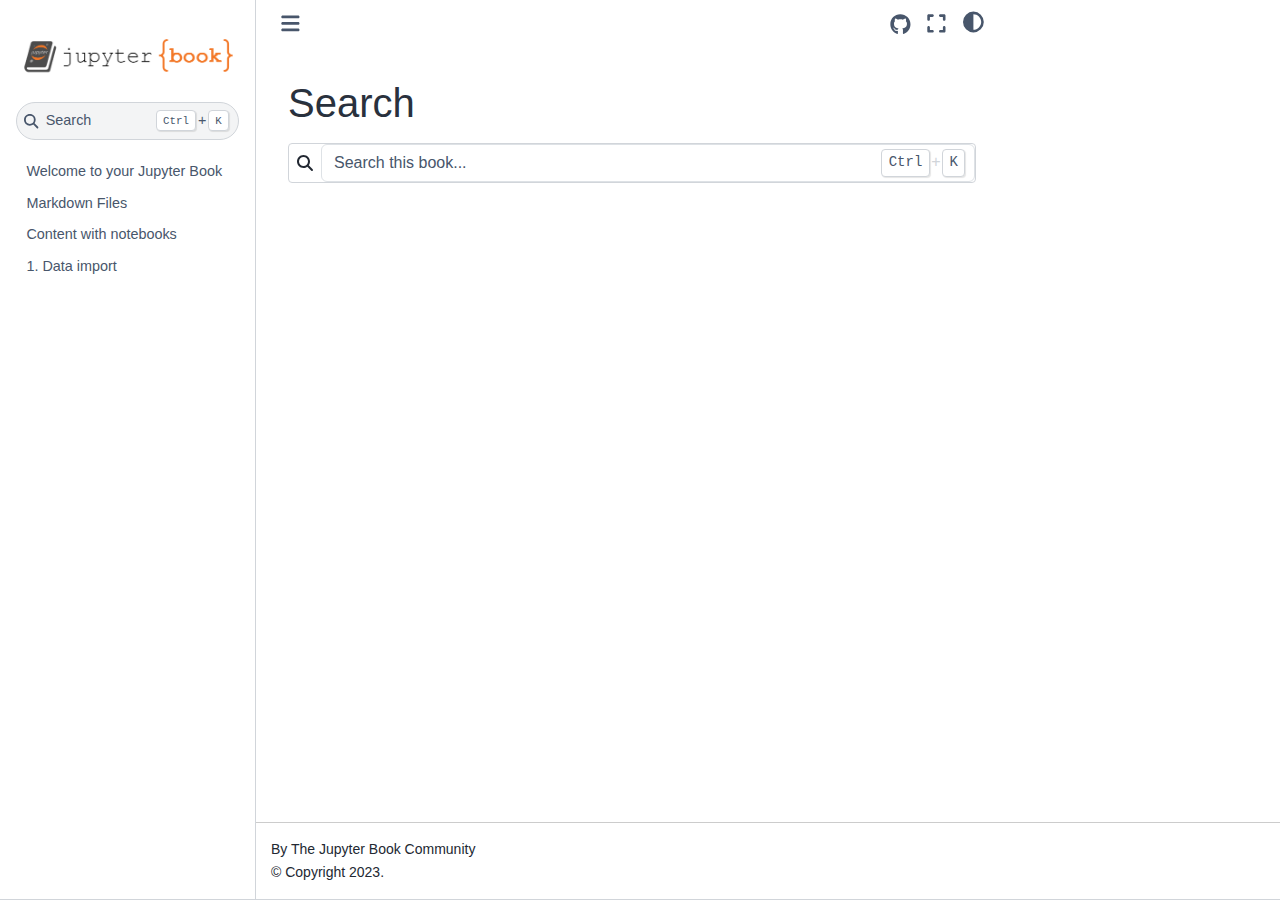
<file: files/snowbook/docs/search.html>
<!DOCTYPE html>


<html lang="en" data-content_root="./" >

  <head>
    <meta charset="utf-8" />
    <meta name="viewport" content="width=device-width, initial-scale=1.0" /><title>Search - My sample book</title>
  
  
  
  <script data-cfasync="false">
    document.documentElement.dataset.mode = localStorage.getItem("mode") || "";
    document.documentElement.dataset.theme = localStorage.getItem("theme") || "";
  </script>
  
  <!-- Loaded before other Sphinx assets -->
  <link href="_static/styles/theme.css?digest=dfe6caa3a7d634c4db9b" rel="stylesheet" />
<link href="_static/styles/bootstrap.css?digest=dfe6caa3a7d634c4db9b" rel="stylesheet" />
<link href="_static/styles/pydata-sphinx-theme.css?digest=dfe6caa3a7d634c4db9b" rel="stylesheet" />

  
  <link href="_static/vendor/fontawesome/6.5.2/css/all.min.css?digest=dfe6caa3a7d634c4db9b" rel="stylesheet" />
  <link rel="preload" as="font" type="font/woff2" crossorigin href="_static/vendor/fontawesome/6.5.2/webfonts/fa-solid-900.woff2" />
<link rel="preload" as="font" type="font/woff2" crossorigin href="_static/vendor/fontawesome/6.5.2/webfonts/fa-brands-400.woff2" />
<link rel="preload" as="font" type="font/woff2" crossorigin href="_static/vendor/fontawesome/6.5.2/webfonts/fa-regular-400.woff2" />

    <link rel="stylesheet" type="text/css" href="_static/pygments.css?v=b76e3c8a" />
    <link rel="stylesheet" type="text/css" href="_static/styles/sphinx-book-theme.css?v=eba8b062" />
    <link rel="stylesheet" type="text/css" href="_static/togglebutton.css?v=13237357" />
    <link rel="stylesheet" type="text/css" href="_static/copybutton.css?v=76b2166b" />
    <link rel="stylesheet" type="text/css" href="_static/mystnb.4510f1fc1dee50b3e5859aac5469c37c29e427902b24a333a5f9fcb2f0b3ac41.css?v=be8a1c11" />
    <link rel="stylesheet" type="text/css" href="_static/sphinx-thebe.css?v=4fa983c6" />
    <link rel="stylesheet" type="text/css" href="_static/sphinx-design.min.css?v=95c83b7e" />
  
  <!-- Pre-loaded scripts that we'll load fully later -->
  <link rel="preload" as="script" href="_static/scripts/bootstrap.js?digest=dfe6caa3a7d634c4db9b" />
<link rel="preload" as="script" href="_static/scripts/pydata-sphinx-theme.js?digest=dfe6caa3a7d634c4db9b" />
  <script src="_static/vendor/fontawesome/6.5.2/js/all.min.js?digest=dfe6caa3a7d634c4db9b"></script>

    <script src="_static/documentation_options.js?v=9eb32ce0"></script>
    <script src="_static/doctools.js?v=9a2dae69"></script>
    <script src="_static/sphinx_highlight.js?v=dc90522c"></script>
    <script src="_static/clipboard.min.js?v=a7894cd8"></script>
    <script src="_static/copybutton.js?v=f281be69"></script>
    <script src="_static/scripts/sphinx-book-theme.js?v=887ef09a"></script>
    <script>let toggleHintShow = 'Click to show';</script>
    <script>let toggleHintHide = 'Click to hide';</script>
    <script>let toggleOpenOnPrint = 'true';</script>
    <script src="_static/togglebutton.js?v=4a39c7ea"></script>
    <script>var togglebuttonSelector = '.toggle, .admonition.dropdown';</script>
    <script src="_static/design-tabs.js?v=f930bc37"></script>
    <script>const THEBE_JS_URL = "https://unpkg.com/thebe@0.8.2/lib/index.js"; const thebe_selector = ".thebe,.cell"; const thebe_selector_input = "pre"; const thebe_selector_output = ".output, .cell_output"</script>
    <script async="async" src="_static/sphinx-thebe.js?v=c100c467"></script>
    <script>var togglebuttonSelector = '.toggle, .admonition.dropdown';</script>
    <script>const THEBE_JS_URL = "https://unpkg.com/thebe@0.8.2/lib/index.js"; const thebe_selector = ".thebe,.cell"; const thebe_selector_input = "pre"; const thebe_selector_output = ".output, .cell_output"</script>
    <script>DOCUMENTATION_OPTIONS.pagename = 'search';</script>
  <script src="_static/searchtools.js"></script>
  <script src="_static/language_data.js"></script>
  <script src="searchindex.js"></script>
    <link rel="index" title="Index" href="genindex.html" />
    <link rel="search" title="Search" href="#" />
  <meta name="viewport" content="width=device-width, initial-scale=1"/>
  <meta name="docsearch:language" content="en"/>
  </head>
  
  
  <body data-bs-spy="scroll" data-bs-target=".bd-toc-nav" data-offset="180" data-bs-root-margin="0px 0px -60%" data-default-mode="">

  
  
  <div id="pst-skip-link" class="skip-link d-print-none"><a href="#main-content">Skip to main content</a></div>
  
  <div id="pst-scroll-pixel-helper"></div>
  
  <button type="button" class="btn rounded-pill" id="pst-back-to-top">
    <i class="fa-solid fa-arrow-up"></i>Back to top</button>

  
  <input type="checkbox"
          class="sidebar-toggle"
          id="pst-primary-sidebar-checkbox"/>
  <label class="overlay overlay-primary" for="pst-primary-sidebar-checkbox"></label>
  
  <input type="checkbox"
          class="sidebar-toggle"
          id="pst-secondary-sidebar-checkbox"/>
  <label class="overlay overlay-secondary" for="pst-secondary-sidebar-checkbox"></label>
  
  <div class="search-button__wrapper">
    <div class="search-button__overlay"></div>
    <div class="search-button__search-container">
<form class="bd-search d-flex align-items-center"
      action="#"
      method="get">
  <i class="fa-solid fa-magnifying-glass"></i>
  <input type="search"
         class="form-control"
         name="q"
         id="search-input"
         placeholder="Search this book..."
         aria-label="Search this book..."
         autocomplete="off"
         autocorrect="off"
         autocapitalize="off"
         spellcheck="false"/>
  <span class="search-button__kbd-shortcut"><kbd class="kbd-shortcut__modifier">Ctrl</kbd>+<kbd>K</kbd></span>
</form></div>
  </div>

  <div class="pst-async-banner-revealer d-none">
  <aside id="bd-header-version-warning" class="d-none d-print-none" aria-label="Version warning"></aside>
</div>

  
    <header class="bd-header navbar navbar-expand-lg bd-navbar d-print-none">
    </header>
  

  <div class="bd-container">
    <div class="bd-container__inner bd-page-width">
      
      
      
        
      
      <div class="bd-sidebar-primary bd-sidebar">
        

  
  <div class="sidebar-header-items sidebar-primary__section">
    
    
    
    
  </div>
  
    <div class="sidebar-primary-items__start sidebar-primary__section">
        <div class="sidebar-primary-item">

  
    
  

<a class="navbar-brand logo" href="intro.html">
  
  
  
  
  
    
    
      
    
    
    <img src="_static/logo.png" class="logo__image only-light" alt="My sample book - Home"/>
    <script>document.write(`<img src="_static/logo.png" class="logo__image only-dark" alt="My sample book - Home"/>`);</script>
  
  
</a></div>
        <div class="sidebar-primary-item">

 <script>
 document.write(`
   <button class="btn search-button-field search-button__button" title="Search" aria-label="Search" data-bs-placement="bottom" data-bs-toggle="tooltip">
    <i class="fa-solid fa-magnifying-glass"></i>
    <span class="search-button__default-text">Search</span>
    <span class="search-button__kbd-shortcut"><kbd class="kbd-shortcut__modifier">Ctrl</kbd>+<kbd class="kbd-shortcut__modifier">K</kbd></span>
   </button>
 `);
 </script></div>
        <div class="sidebar-primary-item"><nav class="bd-links bd-docs-nav" aria-label="Main">
    <div class="bd-toc-item navbar-nav active">
        
        <ul class="nav bd-sidenav bd-sidenav__home-link">
            <li class="toctree-l1">
                <a class="reference internal" href="intro.html">
                    Welcome to your Jupyter Book
                </a>
            </li>
        </ul>
        <ul class="nav bd-sidenav">
<li class="toctree-l1"><a class="reference internal" href="markdown.html">Markdown Files</a></li>
<li class="toctree-l1"><a class="reference internal" href="notebooks.html">Content with notebooks</a></li>
<li class="toctree-l1"><a class="reference internal" href="wordcloud.html">1. Data import</a></li>







</ul>

    </div>
</nav></div>
    </div>
  
  
  <div class="sidebar-primary-items__end sidebar-primary__section">
  </div>
  
  <div id="rtd-footer-container"></div>


      </div>
      
      <main id="main-content" class="bd-main" role="main">
        
        

<div class="sbt-scroll-pixel-helper"></div>

          <div class="bd-content">
            <div class="bd-article-container">
              
              <div class="bd-header-article d-print-none">
<div class="header-article-items header-article__inner">
  
    <div class="header-article-items__start">
      
        <div class="header-article-item"><button class="sidebar-toggle primary-toggle btn btn-sm" title="Toggle primary sidebar" data-bs-placement="bottom" data-bs-toggle="tooltip">
  <span class="fa-solid fa-bars"></span>
</button></div>
      
    </div>
  
  
    <div class="header-article-items__end">
      
        <div class="header-article-item">

<div class="article-header-buttons">





<div class="dropdown dropdown-source-buttons">
  <button class="btn dropdown-toggle" type="button" data-bs-toggle="dropdown" aria-expanded="false" aria-label="Source repositories">
    <i class="fab fa-github"></i>
  </button>
  <ul class="dropdown-menu">
      
      
      
      <li><a href="https://github.com/executablebooks/jupyter-book" target="_blank"
   class="btn btn-sm btn-source-repository-button dropdown-item"
   title="Source repository"
   data-bs-placement="left" data-bs-toggle="tooltip"
>
  

<span class="btn__icon-container">
  <i class="fab fa-github"></i>
  </span>
<span class="btn__text-container">Repository</span>
</a>
</li>
      
      
      
      
      <li><a href="https://github.com/executablebooks/jupyter-book/issues/new?title=Issue%20on%20page%20%2Fsearch.html&body=Your%20issue%20content%20here." target="_blank"
   class="btn btn-sm btn-source-issues-button dropdown-item"
   title="Open an issue"
   data-bs-placement="left" data-bs-toggle="tooltip"
>
  

<span class="btn__icon-container">
  <i class="fas fa-lightbulb"></i>
  </span>
<span class="btn__text-container">Open issue</span>
</a>
</li>
      
  </ul>
</div>




<button onclick="toggleFullScreen()"
  class="btn btn-sm btn-fullscreen-button"
  title="Fullscreen mode"
  data-bs-placement="bottom" data-bs-toggle="tooltip"
>
  

<span class="btn__icon-container">
  <i class="fas fa-expand"></i>
  </span>

</button>



<script>
document.write(`
  <button class="btn btn-sm nav-link pst-navbar-icon theme-switch-button" title="light/dark" aria-label="light/dark" data-bs-placement="bottom" data-bs-toggle="tooltip">
    <i class="theme-switch fa-solid fa-sun fa-lg" data-mode="light"></i>
    <i class="theme-switch fa-solid fa-moon fa-lg" data-mode="dark"></i>
    <i class="theme-switch fa-solid fa-circle-half-stroke fa-lg" data-mode="auto"></i>
  </button>
`);
</script>


<script>
document.write(`
  <button class="btn btn-sm pst-navbar-icon search-button search-button__button" title="Search" aria-label="Search" data-bs-placement="bottom" data-bs-toggle="tooltip">
    <i class="fa-solid fa-magnifying-glass fa-lg"></i>
  </button>
`);
</script>

</div></div>
      
    </div>
  
</div>
</div>
              
              
  <div class="bd-search-container">
    <h1>Search</h1>
    <noscript>
      <div class="admonition error">
        <p class="admonition-title">Error</p>
        <p>Please activate JavaScript to enable the search functionality.</p>
      </div>
    </noscript>
    
<form class="bd-search d-flex align-items-center"
      action="#"
      method="get">
  <i class="fa-solid fa-magnifying-glass"></i>
  <input type="search"
         class="form-control"
         name="q"
         id="search-input"
         placeholder="Search this book..."
         aria-label="Search this book..."
         autocomplete="off"
         autocorrect="off"
         autocapitalize="off"
         spellcheck="false"/>
  <span class="search-button__kbd-shortcut"><kbd class="kbd-shortcut__modifier">Ctrl</kbd>+<kbd>K</kbd></span>
</form>
    <div id="search-results"></div>
  </div>
  <script>
    // Activate the search field on page load
    let searchInput = document.querySelector("form.bd-search input");
    if (searchInput) {
        searchInput.focus();
        searchInput.select();
        console.log("[PST]: Set focus on search field.");
    }
  </script>

              
              
              
              
                <footer class="prev-next-footer d-print-none">
                  
<div class="prev-next-area">
</div>
                </footer>
              
            </div>
            
            
              
            
          </div>
          <footer class="bd-footer-content">
            
<div class="bd-footer-content__inner container">
  
  <div class="footer-item">
    
<p class="component-author">
By The Jupyter Book Community
</p>

  </div>
  
  <div class="footer-item">
    

  <p class="copyright">
    
      © Copyright 2023.
      <br/>
    
  </p>

  </div>
  
  <div class="footer-item">
    
  </div>
  
  <div class="footer-item">
    
  </div>
  
</div>
          </footer>
        

      </main>
    </div>
  </div>
  
  <!-- Scripts loaded after <body> so the DOM is not blocked -->
  <script src="_static/scripts/bootstrap.js?digest=dfe6caa3a7d634c4db9b"></script>
<script src="_static/scripts/pydata-sphinx-theme.js?digest=dfe6caa3a7d634c4db9b"></script>

  <footer class="bd-footer">
  </footer>
  </body>
</html>
</file>
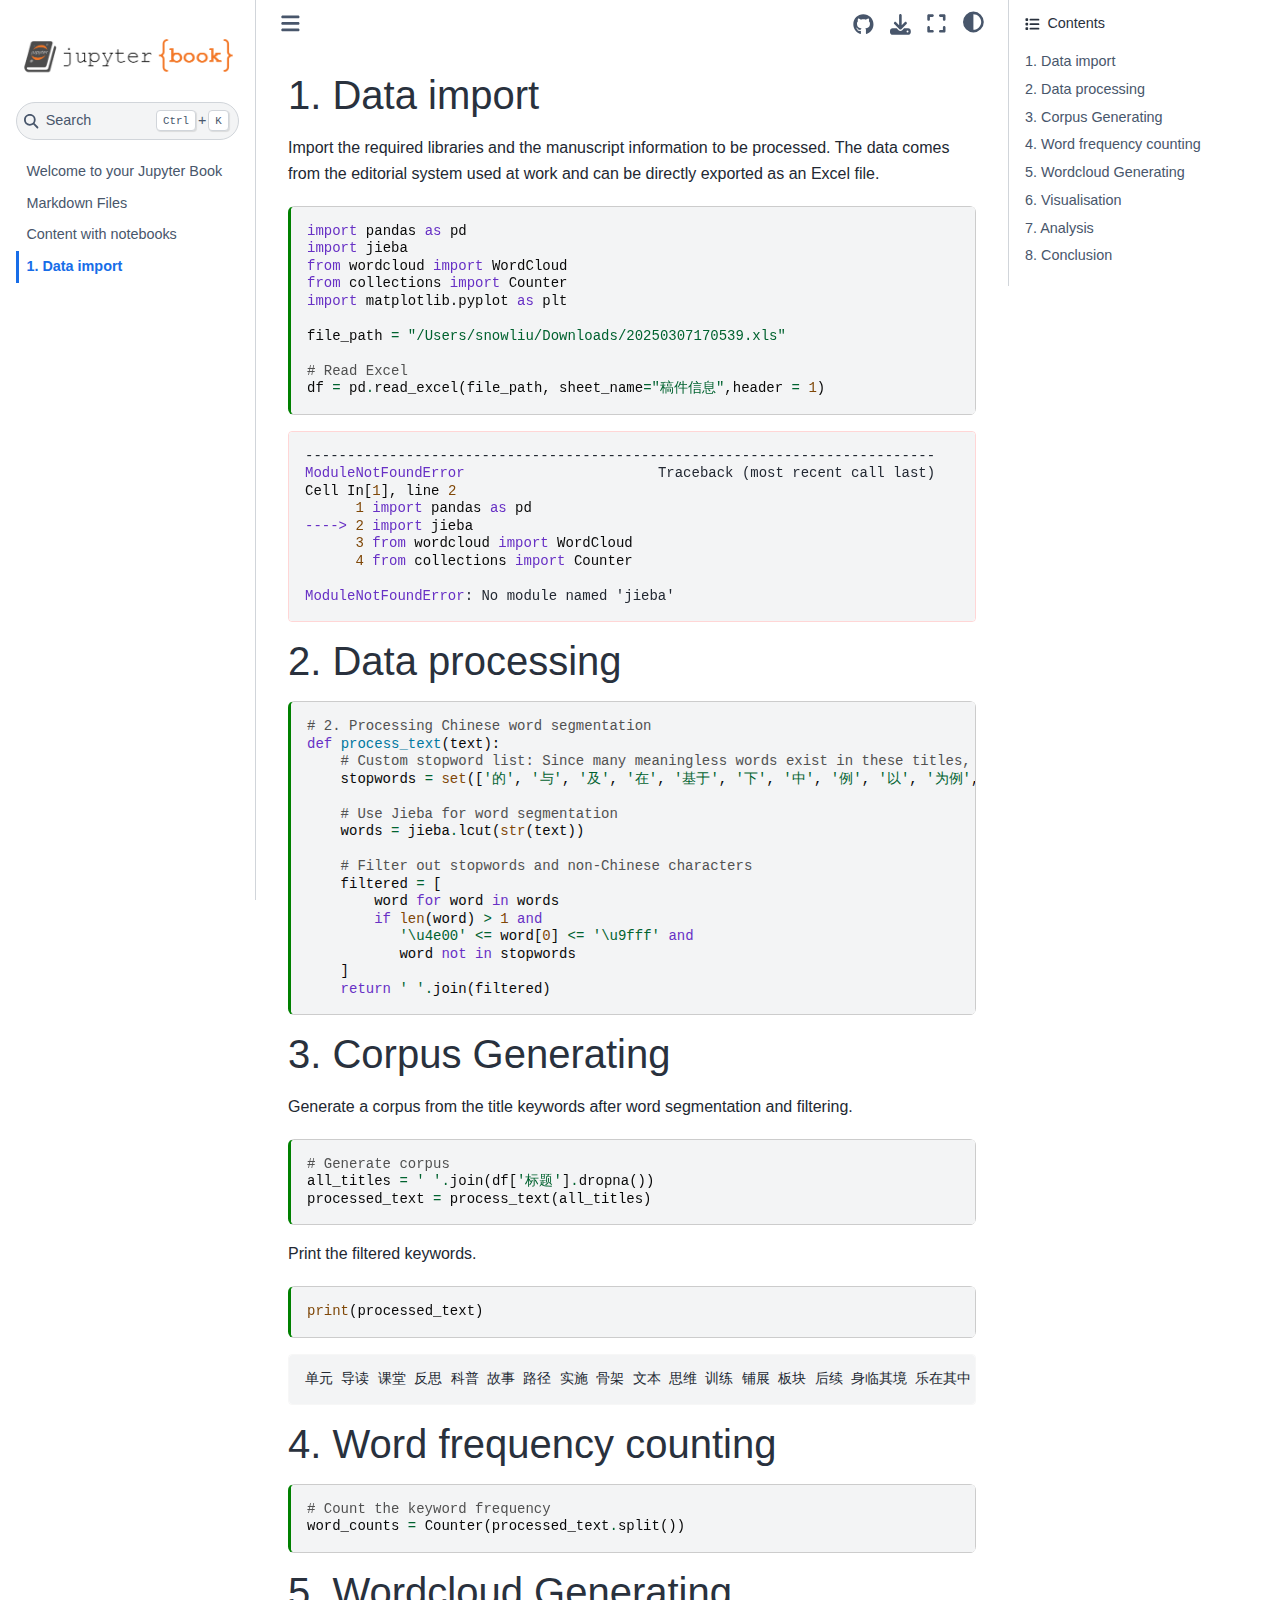
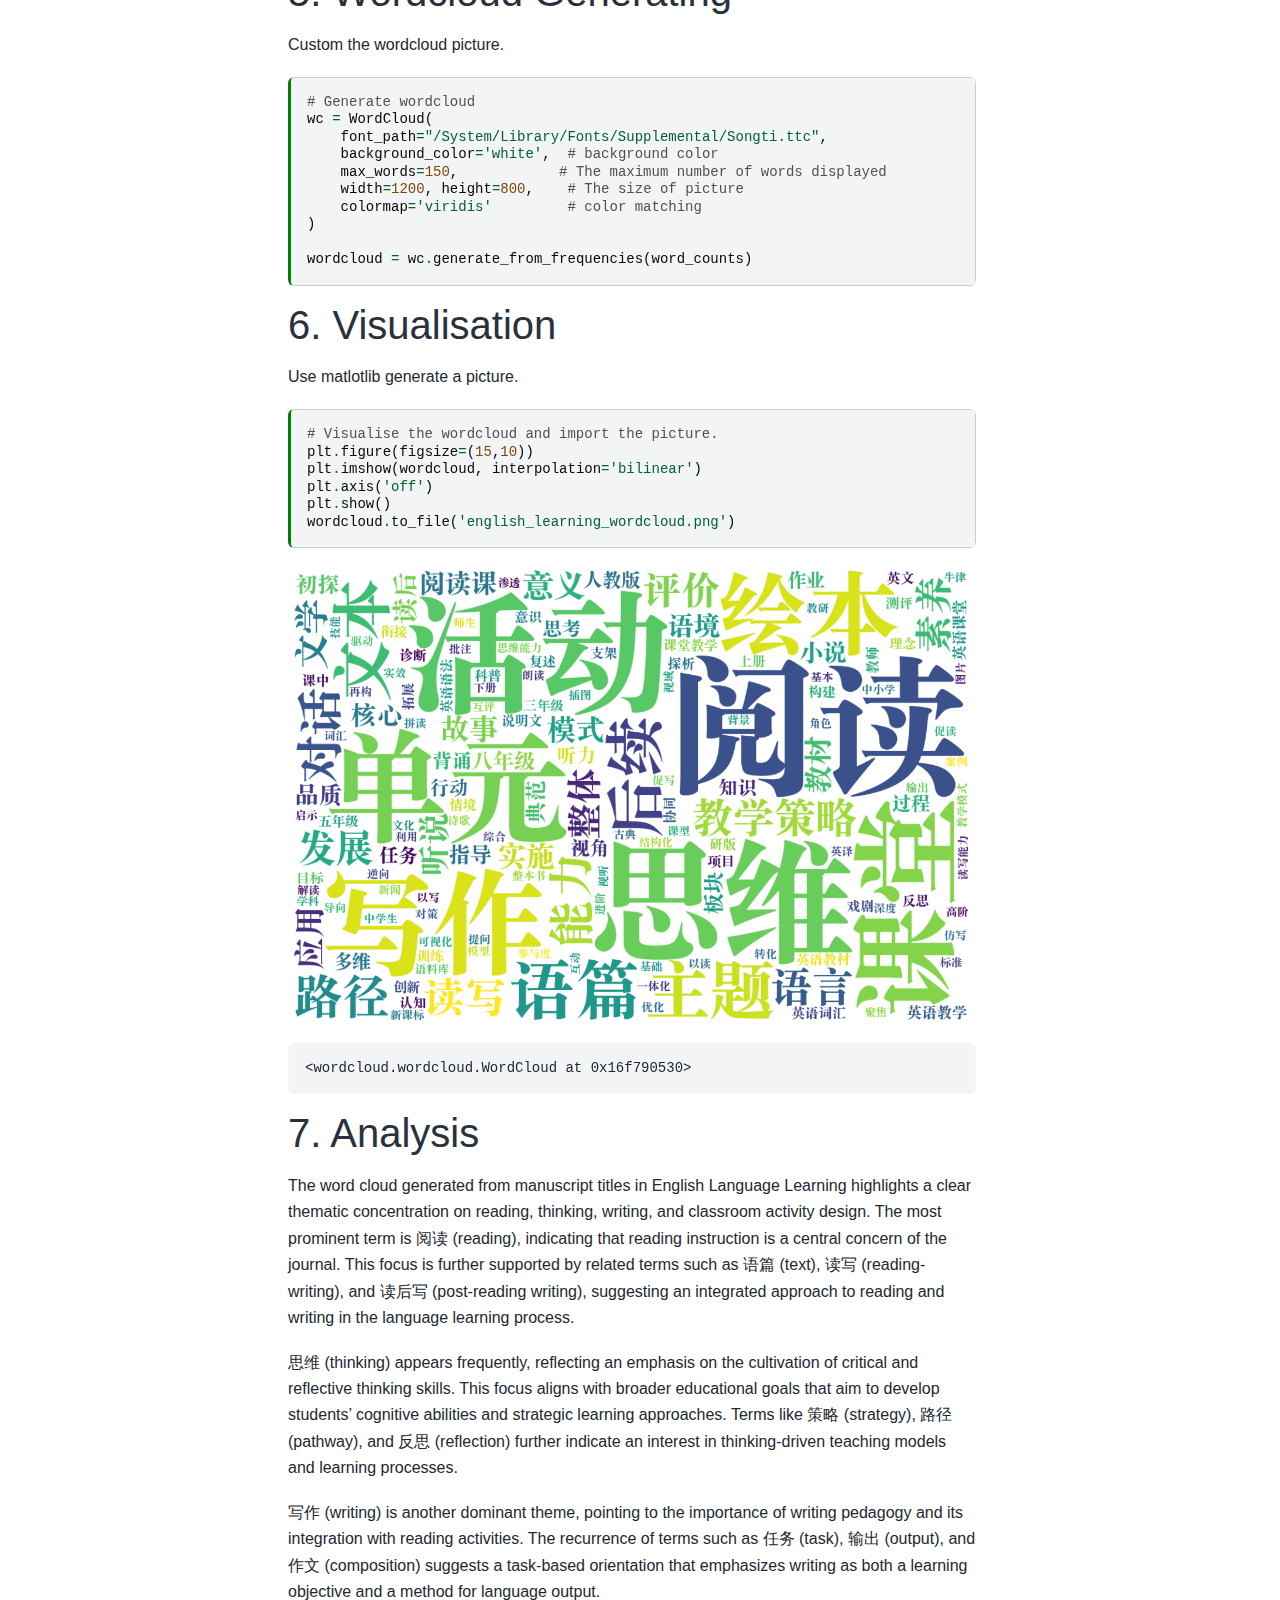
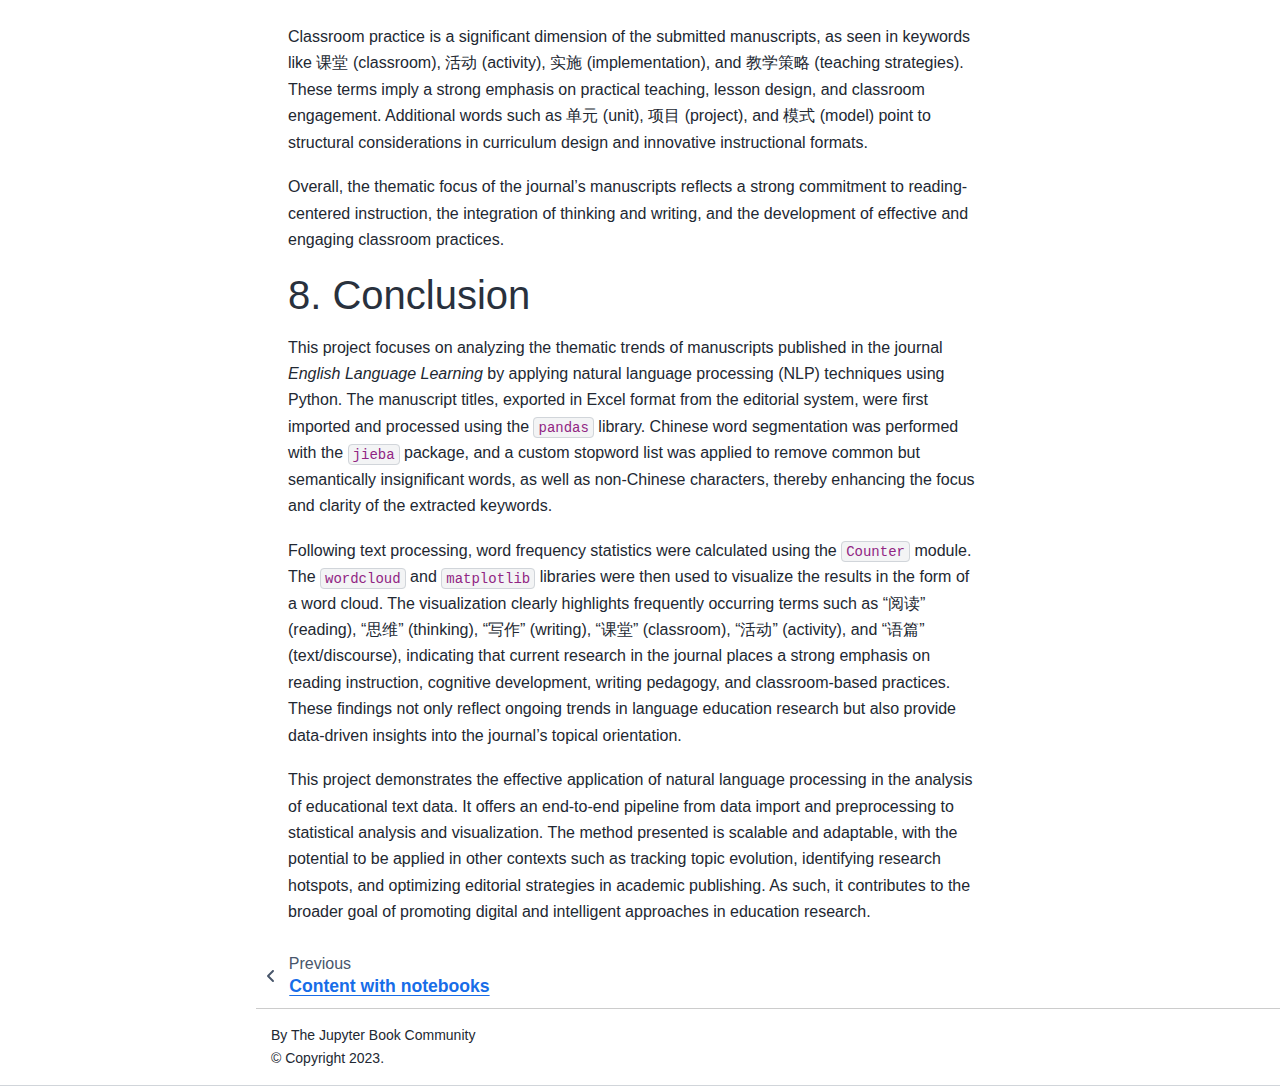
<file: files/snowbook/docs/wordcloud.html>
<!DOCTYPE html>


<html lang="en" data-content_root="./" >

  <head>
    <meta charset="utf-8" />
    <meta name="viewport" content="width=device-width, initial-scale=1.0" /><meta name="viewport" content="width=device-width, initial-scale=1" />

    <title>1. Data import &#8212; My sample book</title>
  
  
  
  <script data-cfasync="false">
    document.documentElement.dataset.mode = localStorage.getItem("mode") || "";
    document.documentElement.dataset.theme = localStorage.getItem("theme") || "";
  </script>
  
  <!-- Loaded before other Sphinx assets -->
  <link href="_static/styles/theme.css?digest=dfe6caa3a7d634c4db9b" rel="stylesheet" />
<link href="_static/styles/bootstrap.css?digest=dfe6caa3a7d634c4db9b" rel="stylesheet" />
<link href="_static/styles/pydata-sphinx-theme.css?digest=dfe6caa3a7d634c4db9b" rel="stylesheet" />

  
  <link href="_static/vendor/fontawesome/6.5.2/css/all.min.css?digest=dfe6caa3a7d634c4db9b" rel="stylesheet" />
  <link rel="preload" as="font" type="font/woff2" crossorigin href="_static/vendor/fontawesome/6.5.2/webfonts/fa-solid-900.woff2" />
<link rel="preload" as="font" type="font/woff2" crossorigin href="_static/vendor/fontawesome/6.5.2/webfonts/fa-brands-400.woff2" />
<link rel="preload" as="font" type="font/woff2" crossorigin href="_static/vendor/fontawesome/6.5.2/webfonts/fa-regular-400.woff2" />

    <link rel="stylesheet" type="text/css" href="_static/pygments.css?v=b76e3c8a" />
    <link rel="stylesheet" type="text/css" href="_static/styles/sphinx-book-theme.css?v=eba8b062" />
    <link rel="stylesheet" type="text/css" href="_static/togglebutton.css?v=13237357" />
    <link rel="stylesheet" type="text/css" href="_static/copybutton.css?v=76b2166b" />
    <link rel="stylesheet" type="text/css" href="_static/mystnb.4510f1fc1dee50b3e5859aac5469c37c29e427902b24a333a5f9fcb2f0b3ac41.css?v=be8a1c11" />
    <link rel="stylesheet" type="text/css" href="_static/sphinx-thebe.css?v=4fa983c6" />
    <link rel="stylesheet" type="text/css" href="_static/sphinx-design.min.css?v=95c83b7e" />
  
  <!-- Pre-loaded scripts that we'll load fully later -->
  <link rel="preload" as="script" href="_static/scripts/bootstrap.js?digest=dfe6caa3a7d634c4db9b" />
<link rel="preload" as="script" href="_static/scripts/pydata-sphinx-theme.js?digest=dfe6caa3a7d634c4db9b" />
  <script src="_static/vendor/fontawesome/6.5.2/js/all.min.js?digest=dfe6caa3a7d634c4db9b"></script>

    <script src="_static/documentation_options.js?v=9eb32ce0"></script>
    <script src="_static/doctools.js?v=9a2dae69"></script>
    <script src="_static/sphinx_highlight.js?v=dc90522c"></script>
    <script src="_static/clipboard.min.js?v=a7894cd8"></script>
    <script src="_static/copybutton.js?v=f281be69"></script>
    <script src="_static/scripts/sphinx-book-theme.js?v=887ef09a"></script>
    <script>let toggleHintShow = 'Click to show';</script>
    <script>let toggleHintHide = 'Click to hide';</script>
    <script>let toggleOpenOnPrint = 'true';</script>
    <script src="_static/togglebutton.js?v=4a39c7ea"></script>
    <script>var togglebuttonSelector = '.toggle, .admonition.dropdown';</script>
    <script src="_static/design-tabs.js?v=f930bc37"></script>
    <script>const THEBE_JS_URL = "https://unpkg.com/thebe@0.8.2/lib/index.js"; const thebe_selector = ".thebe,.cell"; const thebe_selector_input = "pre"; const thebe_selector_output = ".output, .cell_output"</script>
    <script async="async" src="_static/sphinx-thebe.js?v=c100c467"></script>
    <script>var togglebuttonSelector = '.toggle, .admonition.dropdown';</script>
    <script>const THEBE_JS_URL = "https://unpkg.com/thebe@0.8.2/lib/index.js"; const thebe_selector = ".thebe,.cell"; const thebe_selector_input = "pre"; const thebe_selector_output = ".output, .cell_output"</script>
    <script>DOCUMENTATION_OPTIONS.pagename = 'wordcloud';</script>
    <link rel="index" title="Index" href="genindex.html" />
    <link rel="search" title="Search" href="search.html" />
    <link rel="prev" title="Content with notebooks" href="notebooks.html" />
  <meta name="viewport" content="width=device-width, initial-scale=1"/>
  <meta name="docsearch:language" content="en"/>
  </head>
  
  
  <body data-bs-spy="scroll" data-bs-target=".bd-toc-nav" data-offset="180" data-bs-root-margin="0px 0px -60%" data-default-mode="">

  
  
  <div id="pst-skip-link" class="skip-link d-print-none"><a href="#main-content">Skip to main content</a></div>
  
  <div id="pst-scroll-pixel-helper"></div>
  
  <button type="button" class="btn rounded-pill" id="pst-back-to-top">
    <i class="fa-solid fa-arrow-up"></i>Back to top</button>

  
  <input type="checkbox"
          class="sidebar-toggle"
          id="pst-primary-sidebar-checkbox"/>
  <label class="overlay overlay-primary" for="pst-primary-sidebar-checkbox"></label>
  
  <input type="checkbox"
          class="sidebar-toggle"
          id="pst-secondary-sidebar-checkbox"/>
  <label class="overlay overlay-secondary" for="pst-secondary-sidebar-checkbox"></label>
  
  <div class="search-button__wrapper">
    <div class="search-button__overlay"></div>
    <div class="search-button__search-container">
<form class="bd-search d-flex align-items-center"
      action="search.html"
      method="get">
  <i class="fa-solid fa-magnifying-glass"></i>
  <input type="search"
         class="form-control"
         name="q"
         id="search-input"
         placeholder="Search this book..."
         aria-label="Search this book..."
         autocomplete="off"
         autocorrect="off"
         autocapitalize="off"
         spellcheck="false"/>
  <span class="search-button__kbd-shortcut"><kbd class="kbd-shortcut__modifier">Ctrl</kbd>+<kbd>K</kbd></span>
</form></div>
  </div>

  <div class="pst-async-banner-revealer d-none">
  <aside id="bd-header-version-warning" class="d-none d-print-none" aria-label="Version warning"></aside>
</div>

  
    <header class="bd-header navbar navbar-expand-lg bd-navbar d-print-none">
    </header>
  

  <div class="bd-container">
    <div class="bd-container__inner bd-page-width">
      
      
      
      <div class="bd-sidebar-primary bd-sidebar">
        

  
  <div class="sidebar-header-items sidebar-primary__section">
    
    
    
    
  </div>
  
    <div class="sidebar-primary-items__start sidebar-primary__section">
        <div class="sidebar-primary-item">

  
    
  

<a class="navbar-brand logo" href="intro.html">
  
  
  
  
  
    
    
      
    
    
    <img src="_static/logo.png" class="logo__image only-light" alt="My sample book - Home"/>
    <script>document.write(`<img src="_static/logo.png" class="logo__image only-dark" alt="My sample book - Home"/>`);</script>
  
  
</a></div>
        <div class="sidebar-primary-item">

 <script>
 document.write(`
   <button class="btn search-button-field search-button__button" title="Search" aria-label="Search" data-bs-placement="bottom" data-bs-toggle="tooltip">
    <i class="fa-solid fa-magnifying-glass"></i>
    <span class="search-button__default-text">Search</span>
    <span class="search-button__kbd-shortcut"><kbd class="kbd-shortcut__modifier">Ctrl</kbd>+<kbd class="kbd-shortcut__modifier">K</kbd></span>
   </button>
 `);
 </script></div>
        <div class="sidebar-primary-item"><nav class="bd-links bd-docs-nav" aria-label="Main">
    <div class="bd-toc-item navbar-nav active">
        
        <ul class="nav bd-sidenav bd-sidenav__home-link">
            <li class="toctree-l1">
                <a class="reference internal" href="intro.html">
                    Welcome to your Jupyter Book
                </a>
            </li>
        </ul>
        <ul class="current nav bd-sidenav">
<li class="toctree-l1"><a class="reference internal" href="markdown.html">Markdown Files</a></li>
<li class="toctree-l1"><a class="reference internal" href="notebooks.html">Content with notebooks</a></li>
<li class="toctree-l1 current active"><a class="current reference internal" href="#">1. Data import</a></li>







</ul>

    </div>
</nav></div>
    </div>
  
  
  <div class="sidebar-primary-items__end sidebar-primary__section">
  </div>
  
  <div id="rtd-footer-container"></div>


      </div>
      
      <main id="main-content" class="bd-main" role="main">
        
        

<div class="sbt-scroll-pixel-helper"></div>

          <div class="bd-content">
            <div class="bd-article-container">
              
              <div class="bd-header-article d-print-none">
<div class="header-article-items header-article__inner">
  
    <div class="header-article-items__start">
      
        <div class="header-article-item"><button class="sidebar-toggle primary-toggle btn btn-sm" title="Toggle primary sidebar" data-bs-placement="bottom" data-bs-toggle="tooltip">
  <span class="fa-solid fa-bars"></span>
</button></div>
      
    </div>
  
  
    <div class="header-article-items__end">
      
        <div class="header-article-item">

<div class="article-header-buttons">





<div class="dropdown dropdown-source-buttons">
  <button class="btn dropdown-toggle" type="button" data-bs-toggle="dropdown" aria-expanded="false" aria-label="Source repositories">
    <i class="fab fa-github"></i>
  </button>
  <ul class="dropdown-menu">
      
      
      
      <li><a href="https://github.com/executablebooks/jupyter-book" target="_blank"
   class="btn btn-sm btn-source-repository-button dropdown-item"
   title="Source repository"
   data-bs-placement="left" data-bs-toggle="tooltip"
>
  

<span class="btn__icon-container">
  <i class="fab fa-github"></i>
  </span>
<span class="btn__text-container">Repository</span>
</a>
</li>
      
      
      
      
      <li><a href="https://github.com/executablebooks/jupyter-book/issues/new?title=Issue%20on%20page%20%2Fwordcloud.html&body=Your%20issue%20content%20here." target="_blank"
   class="btn btn-sm btn-source-issues-button dropdown-item"
   title="Open an issue"
   data-bs-placement="left" data-bs-toggle="tooltip"
>
  

<span class="btn__icon-container">
  <i class="fas fa-lightbulb"></i>
  </span>
<span class="btn__text-container">Open issue</span>
</a>
</li>
      
  </ul>
</div>






<div class="dropdown dropdown-download-buttons">
  <button class="btn dropdown-toggle" type="button" data-bs-toggle="dropdown" aria-expanded="false" aria-label="Download this page">
    <i class="fas fa-download"></i>
  </button>
  <ul class="dropdown-menu">
      
      
      
      <li><a href="_sources/wordcloud.ipynb" target="_blank"
   class="btn btn-sm btn-download-source-button dropdown-item"
   title="Download source file"
   data-bs-placement="left" data-bs-toggle="tooltip"
>
  

<span class="btn__icon-container">
  <i class="fas fa-file"></i>
  </span>
<span class="btn__text-container">.ipynb</span>
</a>
</li>
      
      
      
      
      <li>
<button onclick="window.print()"
  class="btn btn-sm btn-download-pdf-button dropdown-item"
  title="Print to PDF"
  data-bs-placement="left" data-bs-toggle="tooltip"
>
  

<span class="btn__icon-container">
  <i class="fas fa-file-pdf"></i>
  </span>
<span class="btn__text-container">.pdf</span>
</button>
</li>
      
  </ul>
</div>




<button onclick="toggleFullScreen()"
  class="btn btn-sm btn-fullscreen-button"
  title="Fullscreen mode"
  data-bs-placement="bottom" data-bs-toggle="tooltip"
>
  

<span class="btn__icon-container">
  <i class="fas fa-expand"></i>
  </span>

</button>



<script>
document.write(`
  <button class="btn btn-sm nav-link pst-navbar-icon theme-switch-button" title="light/dark" aria-label="light/dark" data-bs-placement="bottom" data-bs-toggle="tooltip">
    <i class="theme-switch fa-solid fa-sun fa-lg" data-mode="light"></i>
    <i class="theme-switch fa-solid fa-moon fa-lg" data-mode="dark"></i>
    <i class="theme-switch fa-solid fa-circle-half-stroke fa-lg" data-mode="auto"></i>
  </button>
`);
</script>


<script>
document.write(`
  <button class="btn btn-sm pst-navbar-icon search-button search-button__button" title="Search" aria-label="Search" data-bs-placement="bottom" data-bs-toggle="tooltip">
    <i class="fa-solid fa-magnifying-glass fa-lg"></i>
  </button>
`);
</script>
<button class="sidebar-toggle secondary-toggle btn btn-sm" title="Toggle secondary sidebar" data-bs-placement="bottom" data-bs-toggle="tooltip">
    <span class="fa-solid fa-list"></span>
</button>
</div></div>
      
    </div>
  
</div>
</div>
              
              

<div id="jb-print-docs-body" class="onlyprint">
    <h1>1. Data import</h1>
    <!-- Table of contents -->
    <div id="print-main-content">
        <div id="jb-print-toc">
            
            <div>
                <h2> Contents </h2>
            </div>
            <nav aria-label="Page">
                <ul class="visible nav section-nav flex-column">
<li class="toc-h1 nav-item toc-entry"><a class="reference internal nav-link" href="#">1. Data import</a></li>
<li class="toc-h1 nav-item toc-entry"><a class="reference internal nav-link" href="#data-processing">2. Data processing</a></li>
<li class="toc-h1 nav-item toc-entry"><a class="reference internal nav-link" href="#corpus-generating">3. Corpus Generating</a></li>
<li class="toc-h1 nav-item toc-entry"><a class="reference internal nav-link" href="#word-frequency-counting">4. Word frequency counting</a></li>
<li class="toc-h1 nav-item toc-entry"><a class="reference internal nav-link" href="#wordcloud-generating">5. Wordcloud Generating</a></li>
<li class="toc-h1 nav-item toc-entry"><a class="reference internal nav-link" href="#visualisation">6. Visualisation</a></li>
<li class="toc-h1 nav-item toc-entry"><a class="reference internal nav-link" href="#analysis">7. Analysis</a></li>
<li class="toc-h1 nav-item toc-entry"><a class="reference internal nav-link" href="#conclusion">8. Conclusion</a></li>
</ul>

            </nav>
        </div>
    </div>
</div>

              
                
<div id="searchbox"></div>
                <article class="bd-article">
                  
  <section class="tex2jax_ignore mathjax_ignore" id="data-import">
<h1>1. Data import<a class="headerlink" href="#data-import" title="Link to this heading">#</a></h1>
<p>Import the required libraries and the manuscript information to be processed.
The data comes from the editorial system used at work and can be directly exported as an Excel file.</p>
<div class="cell docutils container">
<div class="cell_input docutils container">
<div class="highlight-ipython3 notranslate"><div class="highlight"><pre><span></span><span class="kn">import</span> <span class="nn">pandas</span> <span class="k">as</span> <span class="nn">pd</span>
<span class="kn">import</span> <span class="nn">jieba</span>
<span class="kn">from</span> <span class="nn">wordcloud</span> <span class="kn">import</span> <span class="n">WordCloud</span>
<span class="kn">from</span> <span class="nn">collections</span> <span class="kn">import</span> <span class="n">Counter</span>
<span class="kn">import</span> <span class="nn">matplotlib.pyplot</span> <span class="k">as</span> <span class="nn">plt</span>

<span class="n">file_path</span> <span class="o">=</span> <span class="s2">&quot;/Users/snowliu/Downloads/20250307170539.xls&quot;</span>

<span class="c1"># Read Excel</span>
<span class="n">df</span> <span class="o">=</span> <span class="n">pd</span><span class="o">.</span><span class="n">read_excel</span><span class="p">(</span><span class="n">file_path</span><span class="p">,</span> <span class="n">sheet_name</span><span class="o">=</span><span class="s2">&quot;稿件信息&quot;</span><span class="p">,</span><span class="n">header</span> <span class="o">=</span> <span class="mi">1</span><span class="p">)</span>
</pre></div>
</div>
</div>
<div class="cell_output docutils container">
<div class="output traceback highlight-ipythontb notranslate"><div class="highlight"><pre><span></span><span class="gt">---------------------------------------------------------------------------</span>
<span class="ne">ModuleNotFoundError</span><span class="g g-Whitespace">                       </span>Traceback (most recent call last)
<span class="n">Cell</span> <span class="n">In</span><span class="p">[</span><span class="mi">1</span><span class="p">],</span> <span class="n">line</span> <span class="mi">2</span>
<span class="g g-Whitespace">      </span><span class="mi">1</span> <span class="kn">import</span> <span class="nn">pandas</span> <span class="k">as</span> <span class="nn">pd</span>
<span class="ne">----&gt; </span><span class="mi">2</span> <span class="kn">import</span> <span class="nn">jieba</span>
<span class="g g-Whitespace">      </span><span class="mi">3</span> <span class="kn">from</span> <span class="nn">wordcloud</span> <span class="kn">import</span> <span class="n">WordCloud</span>
<span class="g g-Whitespace">      </span><span class="mi">4</span> <span class="kn">from</span> <span class="nn">collections</span> <span class="kn">import</span> <span class="n">Counter</span>

<span class="ne">ModuleNotFoundError</span>: No module named &#39;jieba&#39;
</pre></div>
</div>
</div>
</div>
</section>
<section class="tex2jax_ignore mathjax_ignore" id="data-processing">
<h1>2. Data processing<a class="headerlink" href="#data-processing" title="Link to this heading">#</a></h1>
<div class="cell docutils container">
<div class="cell_input docutils container">
<div class="highlight-ipython3 notranslate"><div class="highlight"><pre><span></span><span class="c1"># 2. Processing Chinese word segmentation</span>
<span class="k">def</span> <span class="nf">process_text</span><span class="p">(</span><span class="n">text</span><span class="p">):</span>
    <span class="c1"># Custom stopword list: Since many meaningless words exist in these titles, they need to be removed in order to retain only the key terms.</span>
    <span class="n">stopwords</span> <span class="o">=</span> <span class="nb">set</span><span class="p">([</span><span class="s1">&#39;的&#39;</span><span class="p">,</span> <span class="s1">&#39;与&#39;</span><span class="p">,</span> <span class="s1">&#39;及&#39;</span><span class="p">,</span> <span class="s1">&#39;在&#39;</span><span class="p">,</span> <span class="s1">&#39;基于&#39;</span><span class="p">,</span> <span class="s1">&#39;下&#39;</span><span class="p">,</span> <span class="s1">&#39;中&#39;</span><span class="p">,</span> <span class="s1">&#39;例&#39;</span><span class="p">,</span> <span class="s1">&#39;以&#39;</span><span class="p">,</span> <span class="s1">&#39;为例&#39;</span><span class="p">,</span> <span class="s1">&#39;——&#39;</span><span class="p">,</span> <span class="s1">&#39;实践&#39;</span><span class="p">,</span> <span class="s1">&#39;研究&#39;</span><span class="p">,</span> <span class="s1">&#39;教学&#39;</span><span class="p">,</span> <span class="s1">&#39;设计&#39;</span><span class="p">,</span> <span class="s1">&#39;策略&#39;</span><span class="p">,</span> <span class="s1">&#39;探究&#39;</span><span class="p">,</span><span class="s1">&#39;创设&#39;</span><span class="p">,</span><span class="s1">&#39;英语&#39;</span><span class="p">,</span><span class="s1">&#39;高中英语&#39;</span><span class="p">,</span><span class="s1">&#39;浅析&#39;</span><span class="p">,</span><span class="s1">&#39;课为例&#39;</span><span class="p">,</span><span class="s1">&#39;促进&#39;</span><span class="p">,</span><span class="s1">&#39;相结合&#39;</span><span class="p">,</span><span class="s1">&#39;学生&#39;</span><span class="p">,</span><span class="s1">&#39;学习&#39;</span><span class="p">,</span><span class="s1">&#39;培养&#39;</span><span class="p">,</span><span class="s1">&#39;运用&#39;</span><span class="p">,</span><span class="s1">&#39;探索&#39;</span><span class="p">,</span><span class="s1">&#39;及其&#39;</span><span class="p">,</span><span class="s1">&#39;尝试&#39;</span><span class="p">,</span><span class="s1">&#39;如何&#39;</span><span class="p">,</span><span class="s1">&#39;提升&#39;</span><span class="p">,</span><span class="s1">&#39;整合&#39;</span><span class="p">,</span><span class="s1">&#39;提高&#39;</span><span class="p">,</span><span class="s1">&#39;初中&#39;</span><span class="p">,</span><span class="s1">&#39;初中生&#39;</span><span class="p">,</span><span class="s1">&#39;一节&#39;</span><span class="p">,</span><span class="s1">&#39;分析&#39;</span><span class="p">,</span><span class="s1">&#39;有效&#39;</span><span class="p">,</span><span class="s1">&#39;多轮&#39;</span><span class="p">,</span><span class="s1">&#39;教育&#39;</span><span class="p">,</span><span class="s1">&#39;依托&#39;</span><span class="p">,</span><span class="s1">&#39;通过&#39;</span><span class="p">,</span><span class="s1">&#39;小学&#39;</span><span class="p">,</span><span class="s1">&#39;初中英语&#39;</span><span class="p">,</span><span class="s1">&#39;高中生&#39;</span><span class="p">,</span><span class="s1">&#39;开展&#39;</span><span class="p">,</span><span class="s1">&#39;指向&#39;</span><span class="p">,</span><span class="s1">&#39;高中&#39;</span><span class="p">,</span><span class="s1">&#39;结合&#39;</span><span class="p">,</span><span class="s1">&#39;中学英语&#39;</span><span class="p">,</span><span class="s1">&#39;问题&#39;</span><span class="p">,</span><span class="s1">&#39;为例&#39;</span><span class="p">,</span><span class="s1">&#39;例谈&#39;</span><span class="p">,</span><span class="s1">&#39;译林&#39;</span><span class="p">,</span><span class="s1">&#39;融合&#39;</span><span class="p">,</span><span class="s1">&#39;阅读教学&#39;</span><span class="p">,</span><span class="s1">&#39;中小&#39;</span><span class="p">])</span>
    
    <span class="c1"># Use Jieba for word segmentation</span>
    <span class="n">words</span> <span class="o">=</span> <span class="n">jieba</span><span class="o">.</span><span class="n">lcut</span><span class="p">(</span><span class="nb">str</span><span class="p">(</span><span class="n">text</span><span class="p">))</span>
    
    <span class="c1"># Filter out stopwords and non-Chinese characters</span>
    <span class="n">filtered</span> <span class="o">=</span> <span class="p">[</span>
        <span class="n">word</span> <span class="k">for</span> <span class="n">word</span> <span class="ow">in</span> <span class="n">words</span> 
        <span class="k">if</span> <span class="nb">len</span><span class="p">(</span><span class="n">word</span><span class="p">)</span> <span class="o">&gt;</span> <span class="mi">1</span> <span class="ow">and</span> 
           <span class="s1">&#39;</span><span class="se">\u4e00</span><span class="s1">&#39;</span> <span class="o">&lt;=</span> <span class="n">word</span><span class="p">[</span><span class="mi">0</span><span class="p">]</span> <span class="o">&lt;=</span> <span class="s1">&#39;</span><span class="se">\u9fff</span><span class="s1">&#39;</span> <span class="ow">and</span> 
           <span class="n">word</span> <span class="ow">not</span> <span class="ow">in</span> <span class="n">stopwords</span>
    <span class="p">]</span>
    <span class="k">return</span> <span class="s1">&#39; &#39;</span><span class="o">.</span><span class="n">join</span><span class="p">(</span><span class="n">filtered</span><span class="p">)</span>
</pre></div>
</div>
</div>
</div>
</section>
<section class="tex2jax_ignore mathjax_ignore" id="corpus-generating">
<h1>3. Corpus Generating<a class="headerlink" href="#corpus-generating" title="Link to this heading">#</a></h1>
<p>Generate a corpus from the title keywords after word segmentation and filtering.</p>
<div class="cell docutils container">
<div class="cell_input docutils container">
<div class="highlight-ipython3 notranslate"><div class="highlight"><pre><span></span><span class="c1"># Generate corpus</span>
<span class="n">all_titles</span> <span class="o">=</span> <span class="s1">&#39; &#39;</span><span class="o">.</span><span class="n">join</span><span class="p">(</span><span class="n">df</span><span class="p">[</span><span class="s1">&#39;标题&#39;</span><span class="p">]</span><span class="o">.</span><span class="n">dropna</span><span class="p">())</span>
<span class="n">processed_text</span> <span class="o">=</span> <span class="n">process_text</span><span class="p">(</span><span class="n">all_titles</span><span class="p">)</span>
</pre></div>
</div>
</div>
</div>
<p>Print the filtered keywords.</p>
<div class="cell docutils container">
<div class="cell_input docutils container">
<div class="highlight-ipython3 notranslate"><div class="highlight"><pre><span></span><span class="nb">print</span><span class="p">(</span><span class="n">processed_text</span><span class="p">)</span>
</pre></div>
</div>
</div>
<div class="cell_output docutils container">
<div class="output stream highlight-myst-ansi notranslate"><div class="highlight"><pre><span></span>单元 导读 课堂 反思 科普 故事 路径 实施 骨架 文本 思维 训练 铺展 板块 后续 身临其境 乐在其中 语篇 意识 创编 对话 能力 衔接 自然 拼读 国际音标 语音 教学策略 初探 解码 绘本 批注 阅读 素养 单元 活动 标题 一体化 戏剧 仲夏夜 之梦 逆向 单元 写作 教版 八年级 下册 逆向 理念 指导 对话 英国 民族 身份 社会 文化 视阙 维多利亚 淑女 典范 模型 教材 项目 人教版 选修 板块 改变 教师 话语 课堂 参与度 行动 修改 三新 背景 中小学 教师 文学 素养 路径 英语教材 对话 部分 词块 结构化 知识 作为 主线 单元 整体 路径 以外 研版 初二 设计说明 构建 任务 目标 合理 定位 例析 文学 课外阅读 文本 解读 以写 促读 理念 报刊 批注 阅读 范文 写作 意义 应用 语料库 技术 读写能力 多维 阅读 故事 失踪 着眼 整体 优化 听前 活动 北师大 听说 目标 设定 单元 整体 作业 进阶 阅读 写作 协同 发展 群文 读写 课堂 绘本 读写 双向 融通 教学策略 小初 衔接 现状 思考 以同 异构 阅读 拓展 产出 导向 视域 读写 对策 基本 私下 对话 应对 方式 对话 口译 译员 角色 表现 眼神 互动 转换 两项 指标 案例 精设 构建 高效 课堂 牛津 上海 故事 板块 双重 角色 阅读 模式 故事 创新 应用 八年级 典范 故事 阅读课 根据 新闻 语篇 特点 指导 新闻 听说 循环式 课堂 活动 社会主义 核心 价值观 写作 命题 渗透 过程 取向 听力 公开课 片段 评析 思考 深层 文本 解读 中学生 思维能力 研版 标准 五年级 上册 例议 课堂教学 思维 灵活性 写作 教学策略 校际 协作 教研 模式 欧洲 我国 外语 改革 正式 聚焦 主题 语境 阅读 教学模式 巧借 语法 课堂 助推 思维 发展 阅读 课堂 积极 反馈 认知 支架 功能 特征 视听 课中 批判性 思维 题为 八年级 视听 围绕 话题 情境 激发 思维 过程 写作 高阶 思维 阅读课 读后 活动 主题 意义 复述 写作水平 小学生 创新 精神 绘本 阅读 思考 语篇 组织 模式 说明文 文本 解构 多元 支架 诗歌 实效 从白 牡丹亭 英译本 中国 古典 戏剧 英译 表演性 核心 素养 说明文 背诵 一体化 师生 共读 整本书 阅读 指导 能力 听说 评价 实施 单元 作业 减轻 作业负担 行动 人教版 一年级 起点 五上 单元 作业 单元 整体 视角 写作 对话 预测 技巧 核心 素养 导向 文学 语篇 细节 描写 教学策略 深度 后续 课堂教学 评价 活动 实施 绘本 教材 文化 意识 连接 视角 读写 实施 路径 贝多芬 黑人 看纳丁 戈迪默 晚期 风格 单元 主题 意义 绘本 初探 一图 多用 英语教材 图片 资源 利用 实效 主题 意义 绘本 多维 阅读 第七级 一课 真理 稳定性 约翰逊 莎评 理性 听写 重构 听说 课中 构建 一体 诗歌 模型 文中 思图 外研 版图 文式 教材 主题 语境 英语词汇 心智 图法 仿写 练习 应用 新课标 深圳 牛津 三年级 图片 信息 再构 文本 教学策略 英文 绘本 阅读 课堂 提问 连环 改进 交互 协同 写作 步法 英语教学 应用 单元 整体 教材 插图 五种 使用 方法 关于 阅读课 开放性 参与度 行动 重新 一遍 中要 强化 阅读 渗透 意识 会话 语言 承载 浅谈 英语课堂 童话故事 进行 思维 训练 一堂 课题 实验课 教研 拓展 渠道 六年级 写作能力 思维 导图 英文 小说 思维 品质 探例 理论 高年级 提问 课型 可视化 诊断 测评 基础 教师 课堂 评价 素养 发展 个案研究 诊断 促评 以评 促教 英语课堂 建立 评价 模式 戏剧 文学 阅读 课堂 语篇 语境 英语语法 复习 三巧 实施 微语 阅读 语言 知识 单元 主题 意义 互动 协同效应 后续 学科 核心 素养 活动 探析 听记 复述 听说 能力 思考 信息技术 支持 习本 初探 基本 高中学生 学科 思维 品质 细读 泛读 复杂 文本 阅读 推进 后续 听力 测评 反拨 听力 路径 绘本 阅读 拼读 课中 五年级 上册 语料库 词语 搭配 应用 启示 联接 项目 活动 生活实践 课型 应用文 阅读 课堂 反思 利用 教材 插图 优化 语篇 侦探 破案 情境 创新 文学 赏读 思路 科普 说明文 思维 读写 综合课 架构 拼图 阅读 科普 绘本 应用 绘本 综合 视角 路径 探析 独白 文本 听说 反思 语篇 主题 意义 读后 词汇 巩固 活动 现有 认知 基础 发展 语言 能力 思维 品质 文学 语篇 后续 活动 听力 多项 匹配 中小学生 思辨 能力 价值 探析 聚焦 训练 拓展 自学 活动 指导 项目 磨课 经历 小说 文本 后续 写微 剧本 多维 阅读 读写 语言 思维 同步 转化 教学策略 英语词汇 学习策略 路径 形成 评价 任务 视域 读写能力 多维 阅读 虚构 文本 师生 合作 评价 后续 预习 三年级 学困生 转化 行动 混合式 英语语法 以读 促写 以写 促读 驱动 原版书 读写 新课标 理念 三年级 对话 教学模式 再构 以京版 典范 小说 载体 以读 促写 后续 人教版 英语教材 读后 仿写 衔接 重要 元素 诊断 测评 后续 支架 搭建 课例 参与 背诵 模式 叙事 背诵 专题 语篇 背诵 活动 语言 输出 质量 文学作品 三维 进阶 续写 样式 典范 主题 知识 结构化 自主 核心 素养 背景 思维 品质 发展 绘本 英语教学 目标 对策 写作 自我 评价 英语教学 促思 路径 模态 语篇 任务 英语课堂 辩论 语言 能力 思维 品质 协同 发展 初探 人教版 八年级 下册 阅读课 小说 意识流 语言 翻译 尤利西斯 刘译 管窥 红楼梦 模糊 限制 英译 过程 写作 发展 创造性 思维能力 同伴 互评 互评 量表 写作 主要 解决 主题 语境 英语词汇 附带 教学策略 活动 综合 技能 板块 教学活动 关联性 思维 可视化 工具 整本书 读后 活动 青少年 成长 英文 小说 宗教 世界观 古典 审美 原则 蒲柏 文学批评 思想 活动 单元 词汇 作业 任务 驱动 阅读 复述 能力 读者 剧场 中学生 朗读 能力 朗读 体验 互联网 时代 获取 词汇学 知识 新途径 在线 词典 中小学 英语教学 启示 情境 高阶 思维 阅读课 读后 活动 单元 整体 视角 写作 活动 深度 读写 过程 输出 语言 技能 评委 点评 反观 认知 情况 全国 课堂教学 观摩 培训 课为 个案 活动 对话 教学策略 五年级 上册 主题 语境 引领 英语语法 研版 标准 第二册 第六 单元 案例 英语课堂 视频 探讨
</pre></div>
</div>
</div>
</div>
</section>
<section class="tex2jax_ignore mathjax_ignore" id="word-frequency-counting">
<h1>4. Word frequency counting<a class="headerlink" href="#word-frequency-counting" title="Link to this heading">#</a></h1>
<div class="cell docutils container">
<div class="cell_input docutils container">
<div class="highlight-ipython3 notranslate"><div class="highlight"><pre><span></span><span class="c1"># Count the keyword frequency</span>
<span class="n">word_counts</span> <span class="o">=</span> <span class="n">Counter</span><span class="p">(</span><span class="n">processed_text</span><span class="o">.</span><span class="n">split</span><span class="p">())</span>
</pre></div>
</div>
</div>
</div>
</section>
<section class="tex2jax_ignore mathjax_ignore" id="wordcloud-generating">
<h1>5. Wordcloud Generating<a class="headerlink" href="#wordcloud-generating" title="Link to this heading">#</a></h1>
<p>Custom the wordcloud picture.</p>
<div class="cell docutils container">
<div class="cell_input docutils container">
<div class="highlight-ipython3 notranslate"><div class="highlight"><pre><span></span><span class="c1"># Generate wordcloud</span>
<span class="n">wc</span> <span class="o">=</span> <span class="n">WordCloud</span><span class="p">(</span>
    <span class="n">font_path</span><span class="o">=</span><span class="s2">&quot;/System/Library/Fonts/Supplemental/Songti.ttc&quot;</span><span class="p">,</span>  
    <span class="n">background_color</span><span class="o">=</span><span class="s1">&#39;white&#39;</span><span class="p">,</span>  <span class="c1"># background color</span>
    <span class="n">max_words</span><span class="o">=</span><span class="mi">150</span><span class="p">,</span>            <span class="c1"># The maximum number of words displayed</span>
    <span class="n">width</span><span class="o">=</span><span class="mi">1200</span><span class="p">,</span> <span class="n">height</span><span class="o">=</span><span class="mi">800</span><span class="p">,</span>    <span class="c1"># The size of picture</span>
    <span class="n">colormap</span><span class="o">=</span><span class="s1">&#39;viridis&#39;</span>         <span class="c1"># color matching</span>
<span class="p">)</span>

<span class="n">wordcloud</span> <span class="o">=</span> <span class="n">wc</span><span class="o">.</span><span class="n">generate_from_frequencies</span><span class="p">(</span><span class="n">word_counts</span><span class="p">)</span>
</pre></div>
</div>
</div>
</div>
</section>
<section class="tex2jax_ignore mathjax_ignore" id="visualisation">
<h1>6. Visualisation<a class="headerlink" href="#visualisation" title="Link to this heading">#</a></h1>
<p>Use matlotlib generate a picture.</p>
<div class="cell docutils container">
<div class="cell_input docutils container">
<div class="highlight-ipython3 notranslate"><div class="highlight"><pre><span></span><span class="c1"># Visualise the wordcloud and import the picture.</span>
<span class="n">plt</span><span class="o">.</span><span class="n">figure</span><span class="p">(</span><span class="n">figsize</span><span class="o">=</span><span class="p">(</span><span class="mi">15</span><span class="p">,</span><span class="mi">10</span><span class="p">))</span>
<span class="n">plt</span><span class="o">.</span><span class="n">imshow</span><span class="p">(</span><span class="n">wordcloud</span><span class="p">,</span> <span class="n">interpolation</span><span class="o">=</span><span class="s1">&#39;bilinear&#39;</span><span class="p">)</span>
<span class="n">plt</span><span class="o">.</span><span class="n">axis</span><span class="p">(</span><span class="s1">&#39;off&#39;</span><span class="p">)</span>
<span class="n">plt</span><span class="o">.</span><span class="n">show</span><span class="p">()</span>
<span class="n">wordcloud</span><span class="o">.</span><span class="n">to_file</span><span class="p">(</span><span class="s1">&#39;english_learning_wordcloud.png&#39;</span><span class="p">)</span>
</pre></div>
</div>
</div>
<div class="cell_output docutils container">
<img alt="_images/fe356e3a48bf9e0808c5e86441de7dbaf6d3eb6d29c0fedbf5f31f4415f16ee1.png" src="_images/fe356e3a48bf9e0808c5e86441de7dbaf6d3eb6d29c0fedbf5f31f4415f16ee1.png" />
<div class="output text_plain highlight-myst-ansi notranslate"><div class="highlight"><pre><span></span>&lt;wordcloud.wordcloud.WordCloud at 0x16f790530&gt;
</pre></div>
</div>
</div>
</div>
</section>
<section class="tex2jax_ignore mathjax_ignore" id="analysis">
<h1>7. Analysis<a class="headerlink" href="#analysis" title="Link to this heading">#</a></h1>
<p>The word cloud generated from manuscript titles in English Language Learning highlights a clear thematic concentration on reading, thinking, writing, and classroom activity design. The most prominent term is 阅读 (reading), indicating that reading instruction is a central concern of the journal. This focus is further supported by related terms such as 语篇 (text), 读写 (reading-writing), and 读后写 (post-reading writing), suggesting an integrated approach to reading and writing in the language learning process.</p>
<p>思维 (thinking) appears frequently, reflecting an emphasis on the cultivation of critical and reflective thinking skills. This focus aligns with broader educational goals that aim to develop students’ cognitive abilities and strategic learning approaches. Terms like 策略 (strategy), 路径 (pathway), and 反思 (reflection) further indicate an interest in thinking-driven teaching models and learning processes.</p>
<p>写作 (writing) is another dominant theme, pointing to the importance of writing pedagogy and its integration with reading activities. The recurrence of terms such as 任务 (task), 输出 (output), and 作文 (composition) suggests a task-based orientation that emphasizes writing as both a learning objective and a method for language output.</p>
<p>Classroom practice is a significant dimension of the submitted manuscripts, as seen in keywords like 课堂 (classroom), 活动 (activity), 实施 (implementation), and 教学策略 (teaching strategies). These terms imply a strong emphasis on practical teaching, lesson design, and classroom engagement. Additional words such as 单元 (unit), 项目 (project), and 模式 (model) point to structural considerations in curriculum design and innovative instructional formats.</p>
<p>Overall, the thematic focus of the journal’s manuscripts reflects a strong commitment to reading-centered instruction, the integration of thinking and writing, and the development of effective and engaging classroom practices.</p>
</section>
<section class="tex2jax_ignore mathjax_ignore" id="conclusion">
<h1>8. Conclusion<a class="headerlink" href="#conclusion" title="Link to this heading">#</a></h1>
<p>This project focuses on analyzing the thematic trends of manuscripts published in the journal <em>English Language Learning</em> by applying natural language processing (NLP) techniques using Python. The manuscript titles, exported in Excel format from the editorial system, were first imported and processed using the <code class="docutils literal notranslate"><span class="pre">pandas</span></code> library. Chinese word segmentation was performed with the <code class="docutils literal notranslate"><span class="pre">jieba</span></code> package, and a custom stopword list was applied to remove common but semantically insignificant words, as well as non-Chinese characters, thereby enhancing the focus and clarity of the extracted keywords.</p>
<p>Following text processing, word frequency statistics were calculated using the <code class="docutils literal notranslate"><span class="pre">Counter</span></code> module. The <code class="docutils literal notranslate"><span class="pre">wordcloud</span></code> and <code class="docutils literal notranslate"><span class="pre">matplotlib</span></code> libraries were then used to visualize the results in the form of a word cloud. The visualization clearly highlights frequently occurring terms such as “阅读” (reading), “思维” (thinking), “写作” (writing), “课堂” (classroom), “活动” (activity), and “语篇” (text/discourse), indicating that current research in the journal places a strong emphasis on reading instruction, cognitive development, writing pedagogy, and classroom-based practices. These findings not only reflect ongoing trends in language education research but also provide data-driven insights into the journal’s topical orientation.</p>
<p>This project demonstrates the effective application of natural language processing in the analysis of educational text data. It offers an end-to-end pipeline from data import and preprocessing to statistical analysis and visualization. The method presented is scalable and adaptable, with the potential to be applied in other contexts such as tracking topic evolution, identifying research hotspots, and optimizing editorial strategies in academic publishing. As such, it contributes to the broader goal of promoting digital and intelligent approaches in education research.</p>
</section>

    <script type="text/x-thebe-config">
    {
        requestKernel: true,
        binderOptions: {
            repo: "binder-examples/jupyter-stacks-datascience",
            ref: "master",
        },
        codeMirrorConfig: {
            theme: "abcdef",
            mode: "python"
        },
        kernelOptions: {
            name: "python3",
            path: "./."
        },
        predefinedOutput: true
    }
    </script>
    <script>kernelName = 'python3'</script>

                </article>
              

              
              
              
              
                <footer class="prev-next-footer d-print-none">
                  
<div class="prev-next-area">
    <a class="left-prev"
       href="notebooks.html"
       title="previous page">
      <i class="fa-solid fa-angle-left"></i>
      <div class="prev-next-info">
        <p class="prev-next-subtitle">previous</p>
        <p class="prev-next-title">Content with notebooks</p>
      </div>
    </a>
</div>
                </footer>
              
            </div>
            
            
              
                <div class="bd-sidebar-secondary bd-toc"><div class="sidebar-secondary-items sidebar-secondary__inner">


  <div class="sidebar-secondary-item">
  <div class="page-toc tocsection onthispage">
    <i class="fa-solid fa-list"></i> Contents
  </div>
  <nav class="bd-toc-nav page-toc">
    <ul class="visible nav section-nav flex-column">
<li class="toc-h1 nav-item toc-entry"><a class="reference internal nav-link" href="#">1. Data import</a></li>
<li class="toc-h1 nav-item toc-entry"><a class="reference internal nav-link" href="#data-processing">2. Data processing</a></li>
<li class="toc-h1 nav-item toc-entry"><a class="reference internal nav-link" href="#corpus-generating">3. Corpus Generating</a></li>
<li class="toc-h1 nav-item toc-entry"><a class="reference internal nav-link" href="#word-frequency-counting">4. Word frequency counting</a></li>
<li class="toc-h1 nav-item toc-entry"><a class="reference internal nav-link" href="#wordcloud-generating">5. Wordcloud Generating</a></li>
<li class="toc-h1 nav-item toc-entry"><a class="reference internal nav-link" href="#visualisation">6. Visualisation</a></li>
<li class="toc-h1 nav-item toc-entry"><a class="reference internal nav-link" href="#analysis">7. Analysis</a></li>
<li class="toc-h1 nav-item toc-entry"><a class="reference internal nav-link" href="#conclusion">8. Conclusion</a></li>
</ul>

  </nav></div>

</div></div>
              
            
          </div>
          <footer class="bd-footer-content">
            
<div class="bd-footer-content__inner container">
  
  <div class="footer-item">
    
<p class="component-author">
By The Jupyter Book Community
</p>

  </div>
  
  <div class="footer-item">
    

  <p class="copyright">
    
      © Copyright 2023.
      <br/>
    
  </p>

  </div>
  
  <div class="footer-item">
    
  </div>
  
  <div class="footer-item">
    
  </div>
  
</div>
          </footer>
        

      </main>
    </div>
  </div>
  
  <!-- Scripts loaded after <body> so the DOM is not blocked -->
  <script src="_static/scripts/bootstrap.js?digest=dfe6caa3a7d634c4db9b"></script>
<script src="_static/scripts/pydata-sphinx-theme.js?digest=dfe6caa3a7d634c4db9b"></script>

  <footer class="bd-footer">
  </footer>
  </body>
</html>
</file>
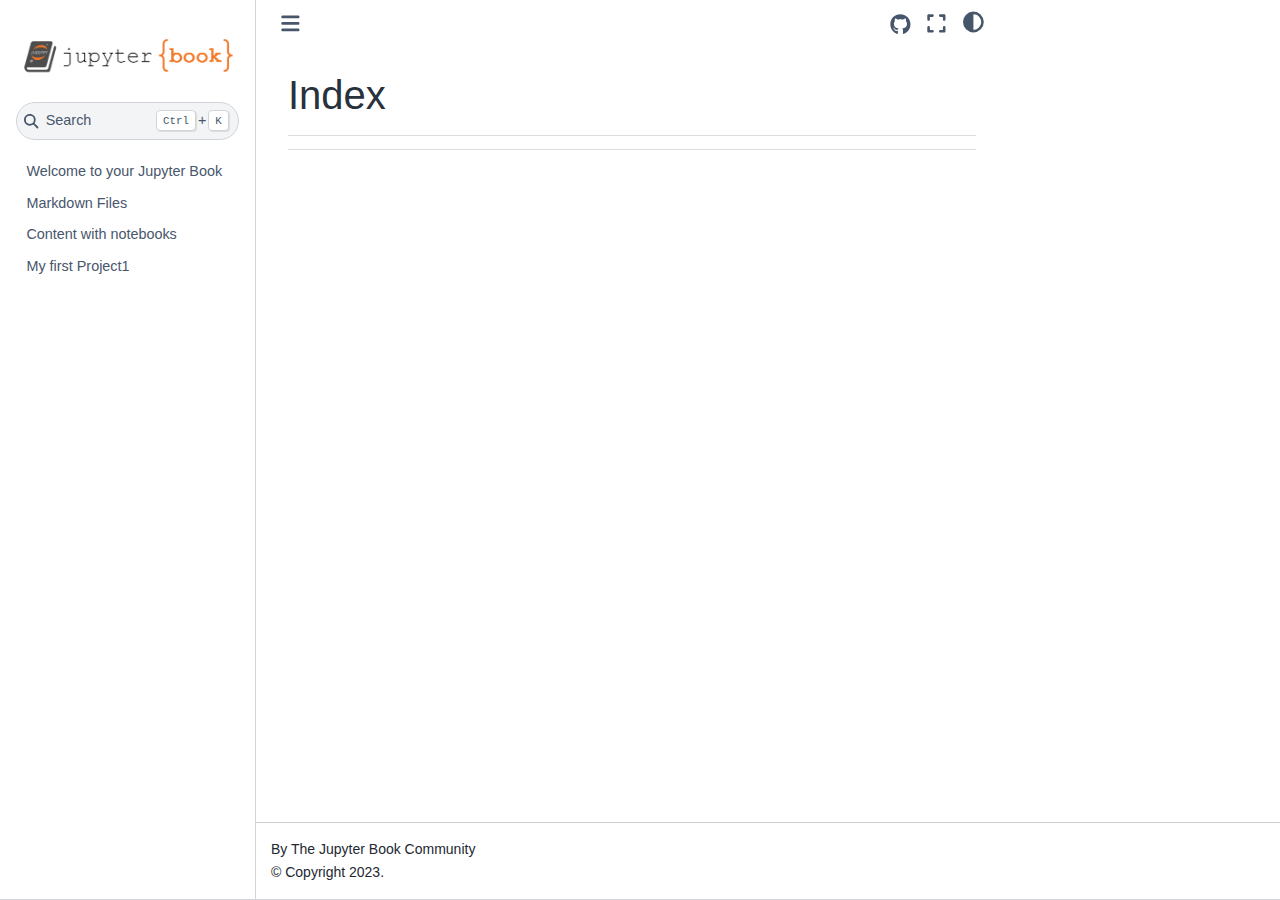
<file: files/snowbook/_build/html/genindex.html>
<!DOCTYPE html>


<html lang="en" data-content_root="./" >

  <head>
    <meta charset="utf-8" />
    <meta name="viewport" content="width=device-width, initial-scale=1.0" />
    <title>Index &#8212; My sample book</title>
  
  
  
  <script data-cfasync="false">
    document.documentElement.dataset.mode = localStorage.getItem("mode") || "";
    document.documentElement.dataset.theme = localStorage.getItem("theme") || "";
  </script>
  
  <!-- Loaded before other Sphinx assets -->
  <link href="_static/styles/theme.css?digest=dfe6caa3a7d634c4db9b" rel="stylesheet" />
<link href="_static/styles/bootstrap.css?digest=dfe6caa3a7d634c4db9b" rel="stylesheet" />
<link href="_static/styles/pydata-sphinx-theme.css?digest=dfe6caa3a7d634c4db9b" rel="stylesheet" />

  
  <link href="_static/vendor/fontawesome/6.5.2/css/all.min.css?digest=dfe6caa3a7d634c4db9b" rel="stylesheet" />
  <link rel="preload" as="font" type="font/woff2" crossorigin href="_static/vendor/fontawesome/6.5.2/webfonts/fa-solid-900.woff2" />
<link rel="preload" as="font" type="font/woff2" crossorigin href="_static/vendor/fontawesome/6.5.2/webfonts/fa-brands-400.woff2" />
<link rel="preload" as="font" type="font/woff2" crossorigin href="_static/vendor/fontawesome/6.5.2/webfonts/fa-regular-400.woff2" />

    <link rel="stylesheet" type="text/css" href="_static/pygments.css?v=b76e3c8a" />
    <link rel="stylesheet" type="text/css" href="_static/styles/sphinx-book-theme.css?v=eba8b062" />
    <link rel="stylesheet" type="text/css" href="_static/togglebutton.css?v=13237357" />
    <link rel="stylesheet" type="text/css" href="_static/copybutton.css?v=76b2166b" />
    <link rel="stylesheet" type="text/css" href="_static/mystnb.4510f1fc1dee50b3e5859aac5469c37c29e427902b24a333a5f9fcb2f0b3ac41.css?v=be8a1c11" />
    <link rel="stylesheet" type="text/css" href="_static/sphinx-thebe.css?v=4fa983c6" />
    <link rel="stylesheet" type="text/css" href="_static/sphinx-design.min.css?v=95c83b7e" />
  
  <!-- Pre-loaded scripts that we'll load fully later -->
  <link rel="preload" as="script" href="_static/scripts/bootstrap.js?digest=dfe6caa3a7d634c4db9b" />
<link rel="preload" as="script" href="_static/scripts/pydata-sphinx-theme.js?digest=dfe6caa3a7d634c4db9b" />
  <script src="_static/vendor/fontawesome/6.5.2/js/all.min.js?digest=dfe6caa3a7d634c4db9b"></script>

    <script src="_static/documentation_options.js?v=9eb32ce0"></script>
    <script src="_static/doctools.js?v=9a2dae69"></script>
    <script src="_static/sphinx_highlight.js?v=dc90522c"></script>
    <script src="_static/clipboard.min.js?v=a7894cd8"></script>
    <script src="_static/copybutton.js?v=f281be69"></script>
    <script src="_static/scripts/sphinx-book-theme.js?v=887ef09a"></script>
    <script>let toggleHintShow = 'Click to show';</script>
    <script>let toggleHintHide = 'Click to hide';</script>
    <script>let toggleOpenOnPrint = 'true';</script>
    <script src="_static/togglebutton.js?v=4a39c7ea"></script>
    <script>var togglebuttonSelector = '.toggle, .admonition.dropdown';</script>
    <script src="_static/design-tabs.js?v=f930bc37"></script>
    <script>const THEBE_JS_URL = "https://unpkg.com/thebe@0.8.2/lib/index.js"; const thebe_selector = ".thebe,.cell"; const thebe_selector_input = "pre"; const thebe_selector_output = ".output, .cell_output"</script>
    <script async="async" src="_static/sphinx-thebe.js?v=c100c467"></script>
    <script>var togglebuttonSelector = '.toggle, .admonition.dropdown';</script>
    <script>const THEBE_JS_URL = "https://unpkg.com/thebe@0.8.2/lib/index.js"; const thebe_selector = ".thebe,.cell"; const thebe_selector_input = "pre"; const thebe_selector_output = ".output, .cell_output"</script>
    <script>DOCUMENTATION_OPTIONS.pagename = 'genindex';</script>
    <link rel="index" title="Index" href="#" />
    <link rel="search" title="Search" href="search.html" />
  <meta name="viewport" content="width=device-width, initial-scale=1"/>
  <meta name="docsearch:language" content="en"/>
  </head>
  
  
  <body data-bs-spy="scroll" data-bs-target=".bd-toc-nav" data-offset="180" data-bs-root-margin="0px 0px -60%" data-default-mode="">

  
  
  <div id="pst-skip-link" class="skip-link d-print-none"><a href="#main-content">Skip to main content</a></div>
  
  <div id="pst-scroll-pixel-helper"></div>
  
  <button type="button" class="btn rounded-pill" id="pst-back-to-top">
    <i class="fa-solid fa-arrow-up"></i>Back to top</button>

  
  <input type="checkbox"
          class="sidebar-toggle"
          id="pst-primary-sidebar-checkbox"/>
  <label class="overlay overlay-primary" for="pst-primary-sidebar-checkbox"></label>
  
  <input type="checkbox"
          class="sidebar-toggle"
          id="pst-secondary-sidebar-checkbox"/>
  <label class="overlay overlay-secondary" for="pst-secondary-sidebar-checkbox"></label>
  
  <div class="search-button__wrapper">
    <div class="search-button__overlay"></div>
    <div class="search-button__search-container">
<form class="bd-search d-flex align-items-center"
      action="search.html"
      method="get">
  <i class="fa-solid fa-magnifying-glass"></i>
  <input type="search"
         class="form-control"
         name="q"
         id="search-input"
         placeholder="Search this book..."
         aria-label="Search this book..."
         autocomplete="off"
         autocorrect="off"
         autocapitalize="off"
         spellcheck="false"/>
  <span class="search-button__kbd-shortcut"><kbd class="kbd-shortcut__modifier">Ctrl</kbd>+<kbd>K</kbd></span>
</form></div>
  </div>

  <div class="pst-async-banner-revealer d-none">
  <aside id="bd-header-version-warning" class="d-none d-print-none" aria-label="Version warning"></aside>
</div>

  
    <header class="bd-header navbar navbar-expand-lg bd-navbar d-print-none">
    </header>
  

  <div class="bd-container">
    <div class="bd-container__inner bd-page-width">
      
      
      
        
      
      <div class="bd-sidebar-primary bd-sidebar">
        

  
  <div class="sidebar-header-items sidebar-primary__section">
    
    
    
    
  </div>
  
    <div class="sidebar-primary-items__start sidebar-primary__section">
        <div class="sidebar-primary-item">

  
    
  

<a class="navbar-brand logo" href="intro.html">
  
  
  
  
  
    
    
      
    
    
    <img src="_static/logo.png" class="logo__image only-light" alt="My sample book - Home"/>
    <script>document.write(`<img src="_static/logo.png" class="logo__image only-dark" alt="My sample book - Home"/>`);</script>
  
  
</a></div>
        <div class="sidebar-primary-item">

 <script>
 document.write(`
   <button class="btn search-button-field search-button__button" title="Search" aria-label="Search" data-bs-placement="bottom" data-bs-toggle="tooltip">
    <i class="fa-solid fa-magnifying-glass"></i>
    <span class="search-button__default-text">Search</span>
    <span class="search-button__kbd-shortcut"><kbd class="kbd-shortcut__modifier">Ctrl</kbd>+<kbd class="kbd-shortcut__modifier">K</kbd></span>
   </button>
 `);
 </script></div>
        <div class="sidebar-primary-item"><nav class="bd-links bd-docs-nav" aria-label="Main">
    <div class="bd-toc-item navbar-nav active">
        
        <ul class="nav bd-sidenav bd-sidenav__home-link">
            <li class="toctree-l1">
                <a class="reference internal" href="intro.html">
                    Welcome to your Jupyter Book
                </a>
            </li>
        </ul>
        <ul class="nav bd-sidenav">
<li class="toctree-l1"><a class="reference internal" href="markdown.html">Markdown Files</a></li>
<li class="toctree-l1"><a class="reference internal" href="notebooks.html">Content with notebooks</a></li>
<li class="toctree-l1"><a class="reference internal" href="wordcloud.html">My first Project1</a></li>















</ul>

    </div>
</nav></div>
    </div>
  
  
  <div class="sidebar-primary-items__end sidebar-primary__section">
  </div>
  
  <div id="rtd-footer-container"></div>


      </div>
      
      <main id="main-content" class="bd-main" role="main">
        
        

<div class="sbt-scroll-pixel-helper"></div>

          <div class="bd-content">
            <div class="bd-article-container">
              
              <div class="bd-header-article d-print-none">
<div class="header-article-items header-article__inner">
  
    <div class="header-article-items__start">
      
        <div class="header-article-item"><button class="sidebar-toggle primary-toggle btn btn-sm" title="Toggle primary sidebar" data-bs-placement="bottom" data-bs-toggle="tooltip">
  <span class="fa-solid fa-bars"></span>
</button></div>
      
    </div>
  
  
    <div class="header-article-items__end">
      
        <div class="header-article-item">

<div class="article-header-buttons">





<div class="dropdown dropdown-source-buttons">
  <button class="btn dropdown-toggle" type="button" data-bs-toggle="dropdown" aria-expanded="false" aria-label="Source repositories">
    <i class="fab fa-github"></i>
  </button>
  <ul class="dropdown-menu">
      
      
      
      <li><a href="https://github.com/executablebooks/jupyter-book" target="_blank"
   class="btn btn-sm btn-source-repository-button dropdown-item"
   title="Source repository"
   data-bs-placement="left" data-bs-toggle="tooltip"
>
  

<span class="btn__icon-container">
  <i class="fab fa-github"></i>
  </span>
<span class="btn__text-container">Repository</span>
</a>
</li>
      
      
      
      
      <li><a href="https://github.com/executablebooks/jupyter-book/issues/new?title=Issue%20on%20page%20%2Fgenindex.html&body=Your%20issue%20content%20here." target="_blank"
   class="btn btn-sm btn-source-issues-button dropdown-item"
   title="Open an issue"
   data-bs-placement="left" data-bs-toggle="tooltip"
>
  

<span class="btn__icon-container">
  <i class="fas fa-lightbulb"></i>
  </span>
<span class="btn__text-container">Open issue</span>
</a>
</li>
      
  </ul>
</div>




<button onclick="toggleFullScreen()"
  class="btn btn-sm btn-fullscreen-button"
  title="Fullscreen mode"
  data-bs-placement="bottom" data-bs-toggle="tooltip"
>
  

<span class="btn__icon-container">
  <i class="fas fa-expand"></i>
  </span>

</button>



<script>
document.write(`
  <button class="btn btn-sm nav-link pst-navbar-icon theme-switch-button" title="light/dark" aria-label="light/dark" data-bs-placement="bottom" data-bs-toggle="tooltip">
    <i class="theme-switch fa-solid fa-sun fa-lg" data-mode="light"></i>
    <i class="theme-switch fa-solid fa-moon fa-lg" data-mode="dark"></i>
    <i class="theme-switch fa-solid fa-circle-half-stroke fa-lg" data-mode="auto"></i>
  </button>
`);
</script>


<script>
document.write(`
  <button class="btn btn-sm pst-navbar-icon search-button search-button__button" title="Search" aria-label="Search" data-bs-placement="bottom" data-bs-toggle="tooltip">
    <i class="fa-solid fa-magnifying-glass fa-lg"></i>
  </button>
`);
</script>

</div></div>
      
    </div>
  
</div>
</div>
              
              

<div id="jb-print-docs-body" class="onlyprint">
    <h1></h1>
    <!-- Table of contents -->
    <div id="print-main-content">
        <div id="jb-print-toc">
            
        </div>
    </div>
</div>

              
                
<div id="searchbox"></div>
                <article class="bd-article">
                  

<h1 id="index">Index</h1>

<div class="genindex-jumpbox">
 
</div>


                </article>
              

              
              
              
              
                <footer class="prev-next-footer d-print-none">
                  
<div class="prev-next-area">
</div>
                </footer>
              
            </div>
            
            
              
            
          </div>
          <footer class="bd-footer-content">
            
<div class="bd-footer-content__inner container">
  
  <div class="footer-item">
    
<p class="component-author">
By The Jupyter Book Community
</p>

  </div>
  
  <div class="footer-item">
    

  <p class="copyright">
    
      © Copyright 2023.
      <br/>
    
  </p>

  </div>
  
  <div class="footer-item">
    
  </div>
  
  <div class="footer-item">
    
  </div>
  
</div>
          </footer>
        

      </main>
    </div>
  </div>
  
  <!-- Scripts loaded after <body> so the DOM is not blocked -->
  <script src="_static/scripts/bootstrap.js?digest=dfe6caa3a7d634c4db9b"></script>
<script src="_static/scripts/pydata-sphinx-theme.js?digest=dfe6caa3a7d634c4db9b"></script>

  <footer class="bd-footer">
  </footer>
  </body>
</html>
</file>
<file: css/projects.css>
/* 背景：淡粉色 */
html, body {
    margin: 0;
    padding: 0;
    background-color: #FFE4E8; /* 与about页面一致 */
    font-family: Arial, sans-serif;
    color: #333;
    height: 100%;
    scroll-behavior: smooth;
  }
  
  /* 顶部导航栏固定在右上角 */
  .top-nav {
    position: fixed;
    top: 10px;
    right: 20px;
    z-index: 999;
  }
  .top-nav a {
    margin-left: 10px;
    color: #444;
    text-decoration: none;
    font-weight: 600;
  }
  .top-nav a:hover {
    color: #000;
  }
  
  /* 主体容器 */
  .projects-container {
    max-width: 1200px;
    margin: 80px auto 40px auto;  /* nav栏占一些空间 */
    padding: 0 20px;
  }
  
  .projects-container h1 {
    text-align: center;
    font-size: 2.2em;
    margin-bottom: 10px;
  }
  .subtitle {
    text-align: center;
    margin-bottom: 40px;
    color: #555;
  }
  
  /* 3列网格布局 */
  .projects-grid {
    display: grid;
    grid-template-columns: repeat(auto-fill, minmax(280px, 1fr));
    gap: 30px;
  }
  
  /* 项目卡片样式 */
  .project-item {
    background-color: #fff;
    border-radius: 10px;
    padding: 20px;
    box-shadow: 0 4px 15px rgba(0,0,0,0.1);
    text-align: center;
    /* 初始隐藏: 以IntersectionObserver来控制出现 */
  }
  
  /* 圆形项目图片 */
  .project-img {
    width: 120px;
    height: 120px;
    margin: 0 auto 15px;
    overflow: hidden;
    border-radius: 50%;
    box-shadow: 0 3px 8px rgba(0,0,0,0.2);
  }
  .project-img img {
    width: 100%;
    height: 100%;
    object-fit: cover;
  }
  
  /* 项目标题 */
  .project-item h3 {
    margin-bottom: 10px;
    font-size: 1.2em;
  }
  .project-item h3 a {
    color: #333;
    text-decoration: none;
    border-bottom: 1px dashed #666;
  }
  .project-item h3 a:hover {
    color: #000;
    border-bottom-style: solid;
  }
  
  /* 项目简介 */
  .project-item p {
    font-size: 0.95em;
    line-height: 1.6;
    color: #555;
  }
  
  /* “更多项目敬请期待”文案 */
  .coming-soon {
    text-align: center;
    margin-top: 40px;
    font-style: italic;
    color: #666;
  }
  
  /* ============ 滚动淡入动画 ============ */
  /* 初始状态：隐藏在下方，透明 */
  .hidden {
    opacity: 0;
    transform: translateY(30px);
    transition: opacity 0.8s ease, transform 0.8s ease;
  }
  .show {
    opacity: 1;
    transform: translateY(0);
  }
</file>
<file: files/snowbook/docs/_static/styles/theme.css>
/* Provided by Sphinx's 'basic' theme, and included in the final set of assets */
@import "../basic.css";
</file>
<file: files/snowbook/docs/_static/styles/pydata-sphinx-theme.css>
html{--pst-header-height:4rem;--pst-header-article-height:calc(var(--pst-header-height)*2/3);--pst-sidebar-secondary:17rem;--pst-font-size-base:1rem;--pst-font-size-h1:2.5rem;--pst-font-size-h2:2rem;--pst-font-size-h3:1.75rem;--pst-font-size-h4:1.5rem;--pst-font-size-h5:1.25rem;--pst-font-size-h6:1.1rem;--pst-font-size-milli:0.9rem;--pst-sidebar-font-size:0.9rem;--pst-sidebar-font-size-mobile:1.1rem;--pst-sidebar-header-font-size:1.2rem;--pst-sidebar-header-font-weight:600;--pst-admonition-font-weight-heading:600;--pst-font-weight-caption:300;--pst-font-weight-heading:400;--pst-font-family-base-system:-apple-system,"BlinkMacSystemFont","Segoe UI","Helvetica Neue","Arial",sans-serif,"Apple Color Emoji","Segoe UI Emoji","Segoe UI Symbol";--pst-font-family-monospace-system:"SFMono-Regular","Menlo","Consolas","Monaco","Liberation Mono","Lucida Console",monospace;--pst-font-family-base:var(--pst-font-family-base-system);--pst-font-family-heading:var(--pst-font-family-base-system);--pst-font-family-monospace:var(--pst-font-family-monospace-system);--pst-font-size-icon:1.5rem;--pst-icon-check-circle:"";--pst-icon-info-circle:"";--pst-icon-exclamation-triangle:"";--pst-icon-exclamation-circle:"";--pst-icon-times-circle:"";--pst-icon-lightbulb:"";--pst-icon-download:"";--pst-icon-angle-left:"";--pst-icon-angle-right:"";--pst-icon-external-link:"";--pst-icon-search-minus:"";--pst-icon-github:"";--pst-icon-gitlab:"";--pst-icon-share:"";--pst-icon-bell:"";--pst-icon-pencil:"";--pst-breadcrumb-divider:"";--pst-icon-admonition-default:var(--pst-icon-bell);--pst-icon-admonition-note:var(--pst-icon-info-circle);--pst-icon-admonition-attention:var(--pst-icon-exclamation-circle);--pst-icon-admonition-caution:var(--pst-icon-exclamation-triangle);--pst-icon-admonition-warning:var(--pst-icon-exclamation-triangle);--pst-icon-admonition-danger:var(--pst-icon-exclamation-triangle);--pst-icon-admonition-error:var(--pst-icon-times-circle);--pst-icon-admonition-hint:var(--pst-icon-lightbulb);--pst-icon-admonition-tip:var(--pst-icon-lightbulb);--pst-icon-admonition-important:var(--pst-icon-exclamation-circle);--pst-icon-admonition-seealso:var(--pst-icon-share);--pst-icon-admonition-todo:var(--pst-icon-pencil);--pst-icon-versionmodified-default:var(--pst-icon-exclamation-circle);--pst-icon-versionmodified-added:var(--pst-icon-exclamation-circle);--pst-icon-versionmodified-changed:var(--pst-icon-exclamation-circle);--pst-icon-versionmodified-deprecated:var(--pst-icon-exclamation-circle);font-size:var(--pst-font-size-base);scroll-padding-top:calc(var(--pst-header-height) + 1rem)}body{background-color:var(--pst-color-background);color:var(--pst-color-text-base);display:flex;flex-direction:column;font-family:var(--pst-font-family-base);font-weight:400;line-height:1.65;min-height:100vh}body::-webkit-scrollbar-track{background-color:var(--pst-color-background)}p{font-size:1em;margin-bottom:1.15rem}p.rubric{border-bottom:1px solid var(--pst-color-border)}p.centered{text-align:center}a{word-wrap:break-word;color:var(--pst-color-link);text-decoration:underline;text-decoration-thickness:max(1px,.0625rem);text-underline-offset:.1578em}a:hover{color:var(--pst-color-link-hover);text-decoration-skip-ink:none;text-decoration-thickness:max(3px,.1875rem,.12em)}a:active,a:visited{color:var(--pst-color-link)}a:visited:hover{color:var(--pst-color-link-hover)}a.headerlink{color:var(--pst-color-secondary);font-size:.8em;margin-left:.2em;opacity:.7;padding:0 4px;text-decoration:none;transition:all .2s ease-out;user-select:none}a.headerlink:hover{opacity:1}a.github:before,a.gitlab:before{color:var(--pst-color-text-muted);font:var(--fa-font-brands);margin-right:.25rem}a.github:before{content:var(--pst-icon-github)}a.gitlab:before{content:var(--pst-icon-gitlab)}h1,h2,h3,h4,h5,h6{font-family:var(--pst-font-family-heading);font-weight:var(--pst-font-weight-heading);line-height:1.15;margin:2.75rem 0 1.05rem}h1{font-size:var(--pst-font-size-h1);margin-top:0}h1,h2{color:var(--pst-heading-color)}h2{font-size:var(--pst-font-size-h2)}h3{font-size:var(--pst-font-size-h3)}h3,h4{color:var(--pst-heading-color)}h4{font-size:var(--pst-font-size-h4)}h5{font-size:var(--pst-font-size-h5)}h5,h6{color:var(--pst-color-text-base)}h6{font-size:var(--pst-font-size-h6)}.text_small,small{font-size:var(--pst-font-size-milli)}hr{border:0;border-top:1px solid var(--pst-color-border)}code,kbd,pre,samp{font-family:var(--pst-font-family-monospace)}kbd{background-color:var(--pst-color-on-background);color:var(--pst-color-text-muted)}kbd:not(.compound){border:1px solid var(--pst-color-border);box-shadow:1px 1px 1px var(--pst-color-shadow);margin:0 .1rem;padding:.1rem .4rem}code{color:var(--pst-color-inline-code)}pre{background-color:var(--pst-color-surface);border:1px solid var(--pst-color-border);border-radius:.25rem;color:var(--pst-color-text-base);line-height:1.2em;margin:1.5em 0;padding:1rem}pre .linenos{opacity:.8;padding-right:10px}#pst-back-to-top{background-color:var(--pst-color-secondary);border:none;color:var(--pst-color-secondary-text);display:none;left:50vw;position:fixed;top:90vh;transform:translate(-50%);z-index:1080}#pst-back-to-top .fa-arrow-up{margin-inline-end:.5em}#pst-back-to-top:hover{background-color:var(--pst-violet-600);color:var(--pst-color-link-hover);color:var(--pst-color-secondary-text);text-decoration:underline;text-decoration-skip-ink:none;text-decoration-thickness:max(1px,.0625rem);text-decoration-thickness:max(3px,.1875rem,.12em);text-decoration-thickness:1px;text-underline-offset:.1578em}#pst-back-to-top:focus-visible{box-shadow:none;outline:var(--pst-color-accent) solid .1875rem;outline-color:var(--pst-color-secondary);outline-offset:.1875rem}:focus-visible{box-shadow:none;outline:var(--pst-color-accent) solid .1875rem}.skip-link{background-color:var(--pst-color-warning);border-bottom:1px solid var(--pst-color-border);left:0;padding:.5rem;position:fixed;right:0;text-align:center;top:0;transform:translateY(-100%);transition:transform .15s ease-in-out;z-index:1055}.skip-link:focus-within{transform:translateY(0)}.skip-link a{color:var(--pst-color-warning-text)!important}.skip-link a:focus-visible{outline-color:#14181e}.bd-container{display:flex;flex-grow:1;justify-content:center}.bd-container .bd-container__inner{display:flex}.bd-page-width{width:100%}@media(min-width:960px){.bd-page-width{max-width:88rem}}.pst-async-banner-revealer{height:0;overflow:hidden;transition:height .3s ease-in-out}@media(prefers-reduced-motion){.pst-async-banner-revealer{transition:none}}#bd-header-version-warning,.bd-header-announcement{align-items:center;display:flex;justify-content:center;min-height:3rem;padding:.5rem 12.5%;position:relative;text-align:center;width:100%}@media(max-width:959.98px){#bd-header-version-warning,.bd-header-announcement{padding:.5rem 2%}}#bd-header-version-warning p,.bd-header-announcement p{font-weight:700;margin:0}#bd-header-version-warning a,.bd-header-announcement a{color:var(--pst-color-inline-code-links)}#bd-header-version-warning .pst-button-link-to-stable-version,.bd-header-announcement .pst-button-link-to-stable-version{background-color:var(--pst-color-danger);border-color:var(--pst-color-danger);border-radius:.25rem;box-shadow:0 .2rem .5rem var(--pst-color-shadow),0 0 .0625rem var(--pst-color-shadow)!important;color:var(--pst-color-danger-text)}#bd-header-version-warning .pst-button-link-to-stable-version:hover,.bd-header-announcement .pst-button-link-to-stable-version:hover{background-color:var(--pst-color-danger-highlight);border-color:var(--pst-color-danger-highlight);color:var(--pst-color-danger-text)}#bd-header-version-warning .pst-button-link-to-stable-version:focus-visible,.bd-header-announcement .pst-button-link-to-stable-version:focus-visible{outline:.1875rem solid var(--pst-color-danger);outline-offset:.1875rem}.bd-header-announcement{background-color:var(--pst-color-secondary-bg)}#bd-header-version-warning{background-color:var(--pst-color-danger-bg)}.bd-main{display:flex;flex-direction:column;flex-grow:1;min-width:0}.bd-main .bd-content{display:flex;height:100%;justify-content:center}.bd-main .bd-content .bd-article-container{display:flex;flex-direction:column;justify-content:start;max-width:60em;overflow-x:auto;padding:1rem;width:100%}@media(min-width:1200px){.bd-main .bd-content .bd-article-container .bd-article{padding-left:2rem;padding-top:1.5rem}}.bd-footer{border-top:1px solid var(--pst-color-border);width:100%}.bd-footer .bd-footer__inner{display:flex;flex-grow:1;margin:auto;padding:1rem}.bd-footer .footer-items__center,.bd-footer .footer-items__end,.bd-footer .footer-items__start{display:flex;flex-direction:column;flex-grow:1;gap:.5rem;justify-content:center}.bd-footer .footer-items__center{text-align:center}.bd-footer .footer-items__end{text-align:end}.bd-footer .footer-item p{margin-bottom:0}.bd-footer-article{margin-top:auto}.bd-footer-article .footer-article-items{display:flex;flex-direction:column}.bd-footer-content .footer-content-items{display:flex;flex-direction:column;margin-top:auto}.bd-header{background-color:var(--pst-color-on-background)!important;box-shadow:0 .125rem .25rem 0 var(--pst-color-shadow);justify-content:center;max-width:100vw;padding:0;position:sticky;top:0;width:100%;z-index:1030}.bd-header .bd-header__inner{align-items:center;display:flex;height:fit-content;padding-left:1rem;padding-right:1rem}.bd-header :focus-visible{border-radius:.125rem}.bd-header .navbar-item{align-items:center;display:flex;height:var(--pst-header-height);max-height:var(--pst-header-height)}.bd-header .navbar-header-items{display:none;flex-shrink:1}@media(min-width:960px){.bd-header .navbar-header-items{display:inherit;flex-grow:1;padding:0 0 0 .5rem}}.bd-header .navbar-header-items__center,.bd-header .navbar-header-items__end,.bd-header .navbar-header-items__start{align-items:center;display:flex;flex-flow:wrap;row-gap:0}.bd-header .navbar-header-items__center,.bd-header .navbar-header-items__end{column-gap:1rem}.bd-header .navbar-header-items__start{flex-shrink:0;gap:.5rem;margin-right:auto}.bd-header .navbar-header-items__end{justify-content:end}.bd-header ul.navbar-nav{display:flex}@media(min-width:960px){.bd-header ul.navbar-nav{align-items:baseline}}.bd-header ul.navbar-nav>li.nav-item{margin-inline:2px}.bd-header ul.navbar-nav>li.nav-item>.nav-link{color:var(--pst-color-text-muted);padding-inline:6px;position:relative}.bd-header ul.navbar-nav>li.nav-item>.nav-link:before{background-color:transparent;content:"";display:block;inset:0;bottom:calc(max(3px, .1875rem, .12em)*-1);margin:max(3px,.1875rem,.12em) 0;position:absolute}.bd-header ul.navbar-nav>li.nav-item>.nav-link:hover{color:var(--pst-color-secondary);text-decoration:none}.bd-header ul.navbar-nav>li.nav-item>.nav-link:hover:before{border-bottom:max(3px,.1875rem,.12em) solid var(--pst-color-secondary)}.bd-header ul.navbar-nav>li.nav-item>.nav-link:focus-visible{box-shadow:none;outline:3px solid var(--pst-color-accent);outline-offset:3px}.bd-header ul.navbar-nav>li.nav-item.current>.nav-link{color:var(--pst-color-primary)}.bd-header ul.navbar-nav>li.nav-item.current>.nav-link:before{border-bottom:3px solid var(--pst-color-primary)}.bd-header ul.navbar-nav>li.nav-item.dropdown{margin-inline:4px}.bd-header ul.navbar-nav>li.nav-item.dropdown button{padding-inline:8px}.bd-header ul.navbar-nav>li.nav-item.dropdown>.dropdown-toggle{border-radius:.125rem;color:var(--pst-color-text-muted)}.bd-header ul.navbar-nav>li.nav-item.dropdown>.dropdown-toggle:focus-visible{box-shadow:0 0 0 .1875rem var(--pst-color-accent)}.bd-header ul.navbar-nav>li.nav-item.dropdown>.dropdown-toggle:hover{box-shadow:0 0 0 .1875rem var(--pst-color-link-hover);color:var(--pst-color-text-base);text-decoration:none}.bd-header ul.navbar-nav li a.nav-link.dropdown-item{color:var(--pst-color-text-muted);text-decoration:none}.bd-header ul.navbar-nav li a.nav-link.dropdown-item:hover{color:var(--pst-color-link-hover);text-decoration:underline;text-decoration-skip-ink:none;text-decoration-thickness:max(1px,.0625rem);text-decoration-thickness:max(3px,.1875rem,.12em);text-underline-offset:.1578em}.bd-header ul.navbar-nav .dropdown button{border:none;display:unset}.bd-header ul.navbar-nav .dropdown button:hover{color:var(--pst-color-link-hover);text-decoration:underline;text-decoration-skip-ink:none;text-decoration-thickness:max(1px,.0625rem);text-decoration-thickness:max(3px,.1875rem,.12em);text-underline-offset:.1578em}.bd-header ul.navbar-nav .dropdown .dropdown-menu{background-color:var(--pst-color-on-background);border:1px solid var(--pst-color-border);box-shadow:0 0 .3rem .1rem var(--pst-color-shadow);margin:.5rem 0;min-width:20rem;padding:.5rem 0;z-index:1070}.bd-header ul.navbar-nav .dropdown .dropdown-menu .dropdown-item{padding:.25rem 1.5rem}.bd-header ul.navbar-nav .dropdown .dropdown-menu .dropdown-item:focus:not(:hover,:active){background-color:inherit}.bd-header ul.navbar-nav .dropdown .dropdown-menu .dropdown-item:focus-visible{z-index:10}.bd-header ul.navbar-nav .dropdown .dropdown-menu:not(.show){display:none}.bd-header button.sidebar-toggle{background-color:inherit;color:var(--pst-color-muted);font-size:var(--pst-font-size-icon);margin-bottom:0;padding:.5rem}.bd-header button.primary-toggle{margin-right:1rem}@media(min-width:960px){.bd-header button.primary-toggle{display:none}}.bd-header button.secondary-toggle{margin-left:1rem}@media(min-width:1200px){.bd-header button.secondary-toggle{display:none}}@media(min-width:960px){.navbar-center-items .navbar-item{display:inline-block}}.nav-link{transition:none}.nav-link:hover{color:var(--pst-color-link-hover);text-decoration:underline;text-decoration-skip-ink:none;text-decoration-thickness:max(1px,.0625rem);text-decoration-thickness:max(3px,.1875rem,.12em);text-underline-offset:.1578em}.nav-link.nav-external:after{content:var(--pst-icon-external-link);font:var(--fa-font-solid);font-size:.75em;margin-left:.3em}.bd-navbar-elements li.nav-item i{font-size:.7rem;padding-left:2px;vertical-align:middle}.navbar-persistent--mobile{margin-left:auto}@media(min-width:960px){.navbar-persistent--mobile{display:none}}.navbar-persistent--container{display:none}@media(min-width:960px){.navbar-persistent--container{display:flex}}.header-article__inner{display:flex;padding:0 .5rem}.header-article__inner .header-article-item{height:var(--pst-header-article-height);min-height:var(--pst-header-article-height)}.header-article__inner .header-article-items__end,.header-article__inner .header-article-items__start{align-items:start;display:flex;gap:.5rem}.header-article__inner .header-article-items__end{margin-left:auto}.bd-sidebar-primary{background-color:var(--pst-color-background);border-right:1px solid var(--pst-color-border);display:flex;flex:0 0 auto;flex-direction:column;font-size:var(--pst-sidebar-font-size-mobile);gap:1rem;max-height:calc(100vh - var(--pst-header-height));overflow-y:auto;padding:2rem 1rem 1rem;position:sticky;top:var(--pst-header-height);width:25%}@media(min-width:960px){.bd-sidebar-primary{font-size:var(--pst-sidebar-font-size)}}.bd-sidebar-primary :focus-visible{border-radius:.125rem}.bd-sidebar-primary .nav-link{font-size:var(--pst-sidebar-font-size-mobile)}.bd-sidebar-primary.no-sidebar{border-right:0}@media(min-width:960px){.bd-sidebar-primary.hide-on-wide{display:none}}.bd-sidebar-primary h1,.bd-sidebar-primary h2,.bd-sidebar-primary h3,.bd-sidebar-primary h4{color:var(--pst-color-text-base)}.bd-sidebar-primary .sidebar-primary-items__end .sidebar-primary-item,.bd-sidebar-primary .sidebar-primary-items__start .sidebar-primary-item{padding:.5rem 0}.bd-sidebar-primary .sidebar-header-items{display:flex;flex-direction:column}.bd-sidebar-primary .sidebar-header-items .sidebar-header-items__title{color:var(--pst-color-text-base);font-size:var(--pst-sidebar-header-font-size);font-weight:var(--pst-sidebar-header-font-weight);margin-bottom:.5rem}.bd-sidebar-primary .sidebar-header-items .nav-item.dropdown button{display:none}.bd-sidebar-primary .sidebar-header-items .nav-item.dropdown .dropdown-menu{background-color:inherit;border:none;display:flex;flex-direction:column;font-size:inherit;margin:0;padding:0}.bd-sidebar-primary .sidebar-header-items .nav-item.dropdown .dropdown-menu .dropdown-item:focus,.bd-sidebar-primary .sidebar-header-items .nav-item.dropdown .dropdown-menu .dropdown-item:hover{background-color:unset}.bd-sidebar-primary .sidebar-header-items .bd-navbar-elements .nav-link:focus-visible{box-shadow:none;outline:var(--pst-color-accent) solid .1875rem;outline-offset:.1875rem}.bd-sidebar-primary .sidebar-header-items .sidebar-header-items__center{display:flex;flex-direction:column}.bd-sidebar-primary .sidebar-header-items .sidebar-header-items__end{align-items:center;display:flex;gap:1rem}@media(min-width:960px){.bd-sidebar-primary .sidebar-header-items{display:none}}.bd-sidebar-primary .sidebar-primary-items__start{border-top:1px solid var(--pst-color-border)}@media(min-width:960px){.bd-sidebar-primary .sidebar-primary-items__start{border-top:none}}.bd-sidebar-primary .sidebar-primary-items__end{margin-bottom:1em;margin-top:auto}.bd-sidebar-primary .list-caption{list-style:none;padding-left:0}.bd-sidebar-primary .list-caption li.toctree-l0.has-children>details>summary{align-items:baseline;display:flex;height:auto;justify-content:space-between;position:relative;width:auto}.bd-sidebar-primary .list-caption li.toctree-l0.has-children>details>summary .toctree-toggle{flex:0 0 auto}.bd-sidebar-primary .list-caption li.toctree-l0.has-children>details>summary .toctree-toggle .fa-chevron-down{font-size:1rem}.bd-sidebar-primary li.has-children{position:relative}.bd-sidebar-primary li.has-children .caption,.bd-sidebar-primary li.has-children>.reference{margin-right:calc(30px + .1875rem);padding-top:.25rem}.bd-sidebar-primary li.has-children>details>summary{list-style:none}.bd-sidebar-primary li.has-children>details>summary::-webkit-details-marker{display:none}.bd-sidebar-primary li.has-children>details>summary:focus-visible{outline:none}.bd-sidebar-primary li.has-children>details>summary:focus-visible>.toctree-toggle{outline:var(--pst-color-accent) solid .1875rem;outline-offset:-.1875rem}.bd-sidebar-primary li.has-children>details>summary .toctree-toggle{align-items:center;cursor:pointer;display:inline-flex;height:30px;justify-content:center;position:absolute;right:0;top:0;width:30px}.bd-sidebar-primary li.has-children>details>summary .toctree-toggle .fa-chevron-down{font-size:.75rem}.bd-sidebar-primary li.has-children>details[open]>summary .fa-chevron-down{transform:rotate(180deg)}nav.bd-links{margin-right:-1rem}@media(min-width:960px){nav.bd-links{display:block}}nav.bd-links ul{display:block;list-style:none}nav.bd-links ul ul{padding:0 0 0 1rem}nav.bd-links li>a{box-shadow:none;color:var(--pst-color-text-muted);display:block;margin-right:.1875rem;padding:.25rem .65rem;text-decoration:none}nav.bd-links li>a:hover{background-color:transparent;text-decoration:underline;text-decoration-skip-ink:none;text-decoration-thickness:max(3px,.1875rem,.12em)}nav.bd-links li>a:active,nav.bd-links li>a:hover{color:var(--pst-color-link-hover)}nav.bd-links li>a:focus-visible{box-shadow:0 0 0 .1875rem var(--pst-color-accent);outline:none;z-index:10}nav.bd-links li>a.reference.external:after{content:var(--pst-icon-external-link);font:var(--fa-font-solid);font-size:.75em;margin-left:.3em}nav.bd-links .current>a{background-color:transparent;box-shadow:inset max(3px,.1875rem,.12em) 0 0 var(--pst-color-primary);color:var(--pst-color-primary);font-weight:600}nav.bd-links .current>a:focus-visible{box-shadow:inset max(3px,.1875rem,.12em) 0 0 var(--pst-color-primary),0 0 0 .1875rem var(--pst-color-accent);outline:none}nav.bd-links p.bd-links__title{font-size:var(--pst-sidebar-header-font-size)}nav.bd-links p.bd-links__title,nav.bd-links p.caption{font-weight:var(--pst-sidebar-header-font-weight);margin-bottom:.5rem}nav.bd-links p.caption{color:var(--pst-color-text-base);font-size:var(--pst-sidebar-font-size-mobile);margin-top:1.25rem;position:relative}nav.bd-links p.caption:first-child{margin-top:0}@media(min-width:960px){nav.bd-links p.caption{font-size:var(--pst-sidebar-font-size)}}.bd-sidebar-secondary{background-color:var(--pst-color-background);display:flex;flex-direction:column;flex-shrink:0;font-size:var(--pst-sidebar-font-size-mobile);max-height:calc(100vh - var(--pst-header-height));order:2;overflow-y:auto;padding:2rem 1rem 1rem;position:sticky;top:var(--pst-header-height);width:var(--pst-sidebar-secondary)}@media(min-width:1200px){.bd-sidebar-secondary{font-size:var(--pst-sidebar-font-size)}}.sidebar-secondary-item{padding:.5rem}@media(min-width:1200px){.sidebar-secondary-item{border-left:1px solid var(--pst-color-border);padding-left:1rem}}.sidebar-secondary-item i{padding-right:.5rem}input.sidebar-toggle{display:none}label.overlay{background-color:#000;height:0;left:0;opacity:.5;position:fixed;top:0;transition:opacity .2s ease-out;width:0;z-index:1050}input#pst-primary-sidebar-checkbox:checked+label.overlay.overlay-primary,input#pst-secondary-sidebar-checkbox:checked+label.overlay.overlay-secondary{height:100vh;width:100vw}input#pst-primary-sidebar-checkbox:checked~.bd-container .bd-sidebar-primary{margin-left:0;visibility:visible}input#pst-secondary-sidebar-checkbox:checked~.bd-container .bd-sidebar-secondary{margin-right:0;visibility:visible}@media(min-width:960px){.sidebar-toggle.primary-toggle{display:none}input#pst-primary-sidebar-checkbox:checked+label.overlay.overlay-primary{height:0;width:0}.bd-sidebar-primary{margin-left:0;visibility:visible}}@media(max-width:959.98px){.bd-sidebar-primary{flex-grow:.75;height:100vh;left:0;margin-left:-75%;max-height:100vh;max-width:350px;position:fixed;top:0;transition:visibility .2s ease-out,margin .2s ease-out;visibility:hidden;width:75%;z-index:1055}}@media(max-width:1199.98px){.bd-sidebar-secondary{flex-grow:.75;height:100vh;margin-right:-75%;max-height:100vh;max-width:350px;position:fixed;right:0;top:0;transition:visibility .2s ease-out,margin .2s ease-out;visibility:hidden;width:75%;z-index:1055}}ul.bd-breadcrumbs{display:flex;flex-wrap:wrap;font-size:.8rem;list-style:none;padding-left:0}ul.bd-breadcrumbs li.breadcrumb-item{align-items:center;display:flex;font-weight:700}ul.bd-breadcrumbs li.breadcrumb-item a{color:var(--pst-color-text-muted);text-decoration:none}ul.bd-breadcrumbs li.breadcrumb-item a:hover{color:var(--pst-color-link-hover);text-decoration:underline;text-decoration-skip-ink:none;text-decoration-thickness:max(1px,.0625rem);text-decoration-thickness:max(3px,.1875rem,.12em);text-underline-offset:.1578em}ul.bd-breadcrumbs li.breadcrumb-item:not(.breadcrumb-home):before{color:var(--pst-color-text-muted);content:var(--pst-breadcrumb-divider);font:var(--fa-font-solid);font-size:.8rem;padding:0 .5rem}html .pst-navbar-icon{align-items:center;border:none;border-radius:0;box-sizing:border-box;color:var(--pst-color-text-muted);display:flex;font-size:1rem;height:2.15rem;justify-content:center;line-height:1.65;min-height:24px;min-width:24px;padding:.25rem 0;position:relative}html .pst-navbar-icon:before{background-color:transparent;content:"";display:block;inset:0;bottom:calc(max(3px, .1875rem, .12em)*-1);margin:max(3px,.1875rem,.12em) 0;position:absolute}html .pst-navbar-icon:hover{color:var(--pst-color-secondary);text-decoration:none}html .pst-navbar-icon:hover:before{border-bottom:max(3px,.1875rem,.12em) solid var(--pst-color-secondary)}html .pst-navbar-icon:focus-visible{box-shadow:none;outline:3px solid var(--pst-color-accent);outline-offset:3px}ul.navbar-icon-links{align-items:center;column-gap:1rem;display:flex;flex-flow:row wrap;justify-content:space-evenly;list-style:none;margin-bottom:0;padding-left:0}ul.navbar-icon-links i.fa-brands,ul.navbar-icon-links i.fa-regular,ul.navbar-icon-links i.fa-solid{font-size:var(--pst-font-size-icon);font-style:normal;vertical-align:middle}ul.navbar-icon-links i.fa-square-twitter:before{color:#55acee}ul.navbar-icon-links i.fa-square-gitlab:before{color:#548}ul.navbar-icon-links i.fa-bitbucket:before{color:#0052cc}ul.navbar-icon-links img.icon-link-image{border-radius:.2rem;height:1.5em}ul.navbar-icon-links .fa-pydata{stroke:var(--pst-color-background);stroke-linejoin:round;stroke-width:.35}.navbar-brand{align-items:center;display:flex;flex-shrink:0;gap:.5rem;height:var(--pst-header-height);margin:0;max-height:var(--pst-header-height);padding:.5rem 0;position:relative;width:auto}.navbar-brand p{color:var(--pst-color-text-base);margin-bottom:0}.navbar-brand img{height:100%;max-width:100%;width:auto}.navbar-brand:hover,.navbar-brand:visited:hover{color:var(--pst-color-link-hover);color:var(--pst-color-text-base);text-decoration:underline;text-decoration-skip-ink:none;text-decoration-thickness:max(1px,.0625rem);text-decoration-thickness:max(3px,.1875rem,.12em);text-underline-offset:.1578em}ul.navbar-nav ul{padding:0 0 0 1rem}ul.navbar-nav li{display:flex;flex-direction:column}ul.navbar-nav li a{align-items:center;color:var(--pst-color-text-muted);display:flex;height:100%;padding-bottom:.25rem;padding-top:.25rem;text-decoration:none}ul.navbar-nav li a:hover{color:var(--pst-color-link-hover);text-decoration:underline;text-decoration-skip-ink:none;text-decoration-thickness:max(1px,.0625rem);text-decoration-thickness:max(3px,.1875rem,.12em);text-underline-offset:.1578em}.page-toc .section-nav{border-bottom:none;padding-left:0}.page-toc .section-nav ul{padding-left:1rem}.page-toc .nav-link{font-size:var(--pst-sidebar-font-size-mobile)}@media(min-width:1200px){.page-toc .nav-link{font-size:var(--pst-sidebar-font-size)}}.page-toc .onthispage{color:var(--pst-color-text-base);font-weight:var(--pst-sidebar-header-font-weight);margin-bottom:.5rem}.prev-next-area{width:100%}.prev-next-area p{color:var(--pst-color-text-muted);line-height:1.3em;margin:0 .3em}.prev-next-area i{font-size:1.2em}.prev-next-area a{align-items:center;border:none;color:var(--pst-color-text-muted);display:flex;max-width:45%;overflow-x:hidden;padding:10px;text-decoration:none}.prev-next-area a p.prev-next-title{word-wrap:break-word;color:var(--pst-color-link);font-size:1.1em;font-weight:var(--pst-admonition-font-weight-heading);text-decoration:underline;text-decoration-thickness:max(1px,.0625rem);text-underline-offset:.1578em}.prev-next-area a p.prev-next-title:hover{color:var(--pst-color-link-hover);text-decoration-skip-ink:none;text-decoration-thickness:max(3px,.1875rem,.12em)}.prev-next-area a p.prev-next-title:active,.prev-next-area a p.prev-next-title:visited{color:var(--pst-color-link)}.prev-next-area a p.prev-next-title:visited:hover{color:var(--pst-color-link-hover)}.prev-next-area a:hover p.prev-next-title,.prev-next-area a:visited:hover p.prev-next-title{color:var(--pst-color-link-hover);text-decoration:underline;text-decoration-skip-ink:none;text-decoration-thickness:max(1px,.0625rem);text-decoration-thickness:max(3px,.1875rem,.12em);text-underline-offset:.1578em}.prev-next-area a .prev-next-info{flex-direction:column;margin:0 .5em}.prev-next-area a .prev-next-info .prev-next-subtitle{text-transform:capitalize}.prev-next-area a.left-prev{float:left}.prev-next-area a.right-next{float:right}.prev-next-area a.right-next div.prev-next-info{text-align:right}.bd-search{border:1px solid var(--pst-color-border);border-radius:.25rem;color:var(--pst-color-text-base);gap:.5rem;padding-left:.5rem;position:relative}.bd-search,.bd-search:active{background-color:var(--pst-color-background)}.bd-search:active{color:var(--pst-color-text-muted)}.bd-search .icon{color:var(--pst-color-border);left:25px;position:absolute}.bd-search .fa-solid.fa-magnifying-glass{color:var(--pst-color-text-muted);left:calc(1.25rem - .35em);position:absolute}.bd-search input::placeholder{color:var(--pst-color-text-muted)}.bd-search input::-webkit-search-cancel-button,.bd-search input::-webkit-search-decoration{appearance:none}.bd-search .search-button__kbd-shortcut{color:var(--pst-color-border);display:flex;position:absolute;right:.5rem}.form-control{background-color:var(--pst-color-background);color:var(--pst-color-text-base)}.form-control:focus,.form-control:focus-visible{background-color:var(--pst-color-background);border:none;color:var(--pst-color-text-muted)}.search-button i{font-size:1.3rem}.search-button__overlay,.search-button__search-container{display:none}.search-button__wrapper.show .search-button__search-container{display:flex;left:50%;margin-top:.5rem;max-width:800px;position:fixed;right:1rem;top:30%;transform:translate(-50%,-50%);width:90%;z-index:1055}.search-button__wrapper.show .search-button__overlay{background-color:#000;display:flex;height:100%;left:0;opacity:.5;position:fixed;top:0;width:100%;z-index:1050}.search-button__wrapper.show form.bd-search{flex-grow:1;padding-bottom:0;padding-top:0}.search-button__wrapper.show input,.search-button__wrapper.show svg{font-size:var(--pst-font-size-icon)}.search-button-field{align-items:center;background-color:var(--pst-color-surface);border:1px solid var(--pst-color-border);border-radius:1.5em;color:var(--pst-color-text-muted);display:inline-flex;padding:.5em}.search-button-field:hover{box-shadow:0 0 0 .1875rem var(--pst-color-link-hover)}.search-button-field:focus-visible{border-radius:1.5em}.search-button-field .search-button__default-text{font-size:var(--bs-nav-link-font-size);font-weight:var(--bs-nav-link-font-weight);margin-left:.5em;margin-right:.5em}.search-button-field .kbd-shortcut__modifier{font-size:.75em}.search-button-field>*{align-items:center}.search-button-field>:not(svg){display:none}@media(min-width:960px){.search-button-field>:not(svg){display:flex}}div#searchbox p.highlight-link{box-shadow:0 .2rem .5rem var(--pst-color-shadow),0 0 .0625rem var(--pst-color-shadow)!important;margin:1rem 0;width:fit-content}@media(min-width:1200px){div#searchbox p.highlight-link{margin-left:2rem}}div#searchbox p.highlight-link a{background-color:var(--pst-color-primary);border-radius:.25rem;color:var(--pst-color-primary-text);font-size:1.25rem;padding:.75rem;text-decoration:none;transition:box-shadow .25s ease-out}div#searchbox p.highlight-link a:hover{box-shadow:inset 0 0 50px 50px rgba(0,0,0,.25)}div#searchbox p.highlight-link a:before{color:unset;content:var(--pst-icon-search-minus);font:var(--fa-font-solid);margin-right:.5rem}.theme-switch-button .theme-switch{display:none}.theme-switch-button .theme-switch:active{color:var(--pst-color-link-hover);text-decoration:none}.theme-switch-button .theme-switch .fa-lg{aspect-ratio:1/1}html[data-mode=auto] .theme-switch-button .theme-switch[data-mode=auto],html[data-mode=dark] .theme-switch-button .theme-switch[data-mode=dark],html[data-mode=light] .theme-switch-button .theme-switch[data-mode=light]{display:inline}button.btn.version-switcher__button{border-color:var(--pst-color-border);color:var(--pst-color-text-base);margin-bottom:1em}@media(min-width:960px){button.btn.version-switcher__button{margin-bottom:unset}}button.btn.version-switcher__button:hover{border-color:transparent;box-shadow:0 0 0 .1875rem var(--pst-color-secondary)}button.btn.version-switcher__button:active{border-color:var(--pst-color-border);color:var(--pst-color-text-base)}button.btn.version-switcher__button:focus-visible{border-color:transparent}.version-switcher__menu{border-color:var(--pst-color-border);border-radius:var(--bs-dropdown-border-radius)}.version-switcher__menu a.list-group-item{background-color:var(--pst-color-on-background);color:var(--pst-color-text-base);padding:.75rem 1.25rem}.version-switcher__menu a.list-group-item:not(:last-child){border-bottom:1px solid var(--pst-color-border)}.version-switcher__menu a.list-group-item:hover{background-color:var(--pst-color-surface);color:var(--pst-color-link-hover);text-decoration:underline;text-decoration-skip-ink:none;text-decoration-thickness:max(1px,.0625rem);text-decoration-thickness:max(3px,.1875rem,.12em);text-underline-offset:.1578em}.version-switcher__menu a.list-group-item.active{box-shadow:inset max(3px,.1875rem,.12em) 0 0 var(--pst-color-primary);color:var(--pst-color-primary);font-weight:600;position:relative;z-index:1}.version-switcher__menu a.list-group-item.active:focus-visible{box-shadow:inset max(3px,.1875rem,.12em) 0 0 var(--pst-color-primary),0 0 0 .1875rem var(--pst-color-accent);outline:none}.version-switcher__menu a.list-group-item.active span:before{content:"";height:100%;left:0;position:absolute;top:0;width:100%;z-index:-1}.version-switcher__menu a.list-group-item:focus-visible{z-index:10}.version-switcher__menu,button.version-switcher__button{box-sizing:border-box;font-size:1.1em;min-height:24px;min-width:24px;z-index:1055}@media(min-width:960px){.version-switcher__menu,button.version-switcher__button{font-size:unset}}nav.page-toc{margin-bottom:1rem}.bd-toc .nav .nav{display:none}.bd-toc .nav .nav.visible,.bd-toc .nav>.active>ul,.toc-entry{display:block}.toc-entry a.nav-link,.toc-entry a>code{color:var(--pst-color-text-muted)}.toc-entry a.nav-link{display:block;margin-left:-1rem;padding:.125rem 0 .125rem 1rem;text-decoration:none}.toc-entry a.nav-link:hover{background-color:transparent;text-decoration:underline;text-decoration-skip-ink:none;text-decoration-thickness:max(3px,.1875rem,.12em)}.toc-entry a.nav-link:active,.toc-entry a.nav-link:hover{color:var(--pst-color-link-hover)}.toc-entry a.nav-link:focus-visible{box-shadow:0 0 0 .1875rem var(--pst-color-accent);outline:none;z-index:10}.toc-entry a.nav-link.active{background-color:transparent;box-shadow:inset max(3px,.1875rem,.12em) 0 0 var(--pst-color-primary);color:var(--pst-color-primary);font-weight:600}.toc-entry a.nav-link.active:focus-visible{box-shadow:inset max(3px,.1875rem,.12em) 0 0 var(--pst-color-primary),0 0 0 .1875rem var(--pst-color-accent);outline:none}.toc-entry a.nav-link.active:hover{color:var(--pst-color-link-hover)}.toc-entry a.nav-link:focus-visible{border-radius:.125rem}div.deprecated,div.versionadded,div.versionchanged{background-color:var(--pst-color-on-background);border-left:.2rem solid;border-color:var(--pst-color-info);border-radius:.25rem;box-shadow:0 .2rem .5rem var(--pst-color-shadow),0 0 .0625rem var(--pst-color-shadow)!important;break-inside:avoid;margin:1.5625em auto;overflow:hidden;padding:0 .6rem;page-break-inside:avoid;position:relative;vertical-align:middle}div.deprecated>p,div.versionadded>p,div.versionchanged>p{margin-bottom:.6rem;margin-top:.6rem}div.versionadded{background-color:var(--pst-color-success-bg);border-color:var(--pst-color-success)}div.versionchanged{background-color:var(--pst-color-warning-bg);border-color:var(--pst-color-warning)}div.deprecated{background-color:var(--pst-color-danger-bg);border-color:var(--pst-color-danger)}span.versionmodified{font-weight:600}span.versionmodified:before{color:var(--pst-color-info);content:var(--pst-icon-versionmodified-default);font:var(--fa-font-solid);margin-right:.6rem}span.versionmodified.added:before{color:var(--pst-color-success);content:var(--pst-icon-versionmodified-added)}span.versionmodified.changed:before{color:var(--pst-color-warning);content:var(--pst-icon-versionmodified-changed)}span.versionmodified.deprecated:before{color:var(--pst-color-danger);content:var(--pst-icon-versionmodified-deprecated)}.sidebar-indices-items{border-top:1px solid var(--pst-color-border);display:flex;flex-direction:column}@media(min-width:960px){.sidebar-indices-items{border-top:none}}.sidebar-indices-items .sidebar-indices-items__title{color:var(--pst-color-text-base);font-size:var(--pst-sidebar-header-font-size);font-weight:var(--pst-sidebar-header-font-weight);margin-bottom:.5rem}.sidebar-indices-items ul.indices-link{list-style:none;margin-right:-1rem;padding:0}.sidebar-indices-items ul.indices-link li>a{color:var(--pst-color-text-muted);display:block;padding:.25rem 0}.sidebar-indices-items ul.indices-link li>a:hover{background-color:transparent;color:var(--pst-color-primary);text-decoration:none}.bd-sidebar-primary div#rtd-footer-container{bottom:-1rem;margin:-1rem;position:sticky}.bd-sidebar-primary div#rtd-footer-container .rst-versions.rst-badge{font-family:var(--pst-font-family-base);font-size:.9em;max-width:unset;position:unset}.bd-sidebar-primary div#rtd-footer-container .rst-versions.rst-badge .rst-current-version{align-items:center;background-color:var(--pst-color-background);border-top:1px solid var(--pst-color-border);color:var(--pst-color-success);display:flex;gap:.2rem;height:2.5rem;transition:background-color .2s ease-out}.bd-sidebar-primary div#rtd-footer-container .rst-versions.rst-badge .fa.fa-book{color:var(--pst-color-text-muted);margin-right:auto}.bd-sidebar-primary div#rtd-footer-container .rst-versions.rst-badge .fa.fa-book:after{color:var(--pst-color-text-base);content:"Read The Docs";font-family:var(--pst-font-family-base);font-weight:var(--pst-admonition-font-weight-heading)}.bd-sidebar-primary div#rtd-footer-container .rst-versions.rst-badge .fa.fa-caret-down{color:var(--pst-color-text-muted)}.bd-sidebar-primary div#rtd-footer-container .rst-versions.rst-badge.shift-up .rst-current-version{border-bottom:1px solid var(--pst-color-border)}.bd-sidebar-primary div#rtd-footer-container .rst-other-versions{background-color:var(--pst-color-surface);color:var(--pst-color-text-base)}.bd-sidebar-primary div#rtd-footer-container .rst-other-versions dl dd a{color:var(--pst-color-text-muted)}.bd-sidebar-primary div#rtd-footer-container .rst-other-versions hr{background-color:var(--pst-color-border)}.bd-sidebar-primary div#rtd-footer-container .rst-other-versions small a{color:var(--pst-color-link)}.bd-sidebar-primary div#rtd-footer-container .rst-other-versions input{background-color:var(--pst-color-surface);border:1px solid var(--pst-color-border);padding-left:.5rem}.admonition,div.admonition{background-color:var(--pst-color-on-background);border-left:.2rem solid;border-color:var(--pst-color-info);border-radius:.25rem;box-shadow:0 .2rem .5rem var(--pst-color-shadow),0 0 .0625rem var(--pst-color-shadow)!important;break-inside:avoid;margin:1.5625em auto;overflow:hidden;padding:0 .6rem .8rem;page-break-inside:avoid}.admonition :last-child,div.admonition :last-child{margin-bottom:0}.admonition p.admonition-title~*,div.admonition p.admonition-title~*{margin-left:1.4rem;margin-right:1.4rem}.admonition>ol,.admonition>ul,div.admonition>ol,div.admonition>ul{margin-left:1em}.admonition>.admonition-title,div.admonition>.admonition-title{background-color:var(--pst-color-info-bg);font-weight:var(--pst-admonition-font-weight-heading);margin:0 -.6rem;padding:.4rem .6rem .4rem 2rem;position:relative;z-index:1}.admonition>.admonition-title:before,div.admonition>.admonition-title:before{content:"";height:100%;left:0;pointer-events:none;position:absolute;top:0;width:100%;z-index:-1}.admonition>.admonition-title:after,div.admonition>.admonition-title:after{color:var(--pst-color-info);content:var(--pst-icon-admonition-default);font:var(--fa-font-solid);height:1rem;left:.5rem;line-height:inherit;opacity:1;position:absolute;width:1rem}.admonition>.admonition-title+*,div.admonition>.admonition-title+*{margin-top:.4em}.admonition.attention,div.admonition.attention{border-color:var(--pst-color-attention)}.admonition.attention>.admonition-title,div.admonition.attention>.admonition-title{background-color:var(--pst-color-attention-bg)}.admonition.attention>.admonition-title:after,div.admonition.attention>.admonition-title:after{color:var(--pst-color-attention);content:var(--pst-icon-admonition-attention)}.admonition.caution,div.admonition.caution{border-color:var(--pst-color-warning)}.admonition.caution>.admonition-title,div.admonition.caution>.admonition-title{background-color:var(--pst-color-warning-bg)}.admonition.caution>.admonition-title:after,div.admonition.caution>.admonition-title:after{color:var(--pst-color-warning);content:var(--pst-icon-admonition-caution)}.admonition.warning,div.admonition.warning{border-color:var(--pst-color-warning)}.admonition.warning>.admonition-title,div.admonition.warning>.admonition-title{background-color:var(--pst-color-warning-bg)}.admonition.warning>.admonition-title:after,div.admonition.warning>.admonition-title:after{color:var(--pst-color-warning);content:var(--pst-icon-admonition-warning)}.admonition.danger,div.admonition.danger{border-color:var(--pst-color-danger)}.admonition.danger>.admonition-title,div.admonition.danger>.admonition-title{background-color:var(--pst-color-danger-bg)}.admonition.danger>.admonition-title:after,div.admonition.danger>.admonition-title:after{color:var(--pst-color-danger);content:var(--pst-icon-admonition-danger)}.admonition.error,div.admonition.error{border-color:var(--pst-color-danger)}.admonition.error>.admonition-title,div.admonition.error>.admonition-title{background-color:var(--pst-color-danger-bg)}.admonition.error>.admonition-title:after,div.admonition.error>.admonition-title:after{color:var(--pst-color-danger);content:var(--pst-icon-admonition-error)}.admonition.hint,div.admonition.hint{border-color:var(--pst-color-success)}.admonition.hint>.admonition-title,div.admonition.hint>.admonition-title{background-color:var(--pst-color-success-bg)}.admonition.hint>.admonition-title:after,div.admonition.hint>.admonition-title:after{color:var(--pst-color-success);content:var(--pst-icon-admonition-hint)}.admonition.tip,div.admonition.tip{border-color:var(--pst-color-success)}.admonition.tip>.admonition-title,div.admonition.tip>.admonition-title{background-color:var(--pst-color-success-bg)}.admonition.tip>.admonition-title:after,div.admonition.tip>.admonition-title:after{color:var(--pst-color-success);content:var(--pst-icon-admonition-tip)}.admonition.important,div.admonition.important{border-color:var(--pst-color-attention)}.admonition.important>.admonition-title,div.admonition.important>.admonition-title{background-color:var(--pst-color-attention-bg)}.admonition.important>.admonition-title:after,div.admonition.important>.admonition-title:after{color:var(--pst-color-attention);content:var(--pst-icon-admonition-important)}.admonition.note,div.admonition.note{border-color:var(--pst-color-info)}.admonition.note>.admonition-title,div.admonition.note>.admonition-title{background-color:var(--pst-color-info-bg)}.admonition.note>.admonition-title:after,div.admonition.note>.admonition-title:after{color:var(--pst-color-info);content:var(--pst-icon-admonition-note)}.admonition.seealso,div.admonition.seealso{border-color:var(--pst-color-success)}.admonition.seealso>.admonition-title,div.admonition.seealso>.admonition-title{background-color:var(--pst-color-success-bg)}.admonition.seealso>.admonition-title:after,div.admonition.seealso>.admonition-title:after{color:var(--pst-color-success);content:var(--pst-icon-admonition-seealso)}.admonition.admonition-todo,div.admonition.admonition-todo{border-color:var(--pst-color-secondary)}.admonition.admonition-todo>.admonition-title,div.admonition.admonition-todo>.admonition-title{background-color:var(--pst-color-secondary-bg)}.admonition.admonition-todo>.admonition-title:after,div.admonition.admonition-todo>.admonition-title:after{color:var(--pst-color-secondary);content:var(--pst-icon-admonition-todo)}.admonition.sidebar,div.admonition.sidebar{border-width:0 0 0 .2rem;clear:both;float:right;margin-left:.5rem;margin-top:0;max-width:40%}.admonition.sidebar.attention,.admonition.sidebar.important,div.admonition.sidebar.attention,div.admonition.sidebar.important{border-color:var(--pst-color-attention)}.admonition.sidebar.caution,.admonition.sidebar.warning,div.admonition.sidebar.caution,div.admonition.sidebar.warning{border-color:var(--pst-color-warning)}.admonition.sidebar.danger,.admonition.sidebar.error,div.admonition.sidebar.danger,div.admonition.sidebar.error{border-color:var(--pst-color-danger)}.admonition.sidebar.hint,.admonition.sidebar.seealso,.admonition.sidebar.tip,div.admonition.sidebar.hint,div.admonition.sidebar.seealso,div.admonition.sidebar.tip{border-color:var(--pst-color-success)}.admonition.sidebar.note,.admonition.sidebar.todo,div.admonition.sidebar.note,div.admonition.sidebar.todo{border-color:var(--pst-color-info)}.admonition.sidebar p.admonition-title~*,div.admonition.sidebar p.admonition-title~*{margin-left:0;margin-right:0}aside.topic,div.topic,div.topic.contents,nav.contents{background-color:var(--pst-color-surface);border-color:var(--pst-color-border);border-radius:.25rem;box-shadow:0 .2rem .5rem var(--pst-color-shadow),0 0 .0625rem var(--pst-color-shadow)!important;display:flex;flex-direction:column;padding:1rem 1.25rem}aside.topic .topic-title,div.topic .topic-title,div.topic.contents .topic-title,nav.contents .topic-title{margin:0 0 .5rem}aside.topic p,div.topic p,div.topic.contents p,nav.contents p{color:var(--pst-color-on-surface)!important}aside.topic ul.simple,div.topic ul.simple,div.topic.contents ul.simple,nav.contents ul.simple{padding-left:1rem}aside.topic ul.simple ul,div.topic ul.simple ul,div.topic.contents ul.simple ul,nav.contents ul.simple ul{padding-left:2em}aside.sidebar{background-color:var(--pst-color-surface);border:1px solid var(--pst-color-border);border-radius:.25rem;margin-left:.5rem;padding:0}aside.sidebar>:last-child{padding-bottom:1rem}aside.sidebar p.sidebar-title{border-bottom:1px solid var(--pst-color-border);font-family:var(--pst-font-family-heading);font-weight:var(--pst-admonition-font-weight-heading);margin-bottom:0;padding-bottom:.5rem;padding-top:.5rem;position:relative}aside.sidebar>:not(.sidebar-title):first-child,aside.sidebar>p.sidebar-title+*{margin-top:1rem}aside.sidebar>*{padding-left:1rem;padding-right:1rem}p.rubric{display:flex;flex-direction:column}.seealso dd{margin-bottom:0;margin-top:0}table.field-list{border-collapse:separate;border-spacing:10px;margin-left:1px}table.field-list th.field-name{background-color:var(--pst-color-surface);padding:1px 8px 1px 5px;white-space:nowrap}table.field-list td.field-body p{font-style:italic}table.field-list td.field-body p>strong{font-style:normal}table.field-list td.field-body blockquote{border-left:none;margin:0 0 .3em;padding-left:30px}.table.autosummary td:first-child{white-space:nowrap}.sig{font-family:var(--pst-font-family-monospace)}.sig-inline.c-texpr,.sig-inline.cpp-texpr{font-family:unset}.sig.c .k,.sig.c .kt,.sig.c .m,.sig.c .s,.sig.c .sc,.sig.cpp .k,.sig.cpp .kt,.sig.cpp .m,.sig.cpp .s,.sig.cpp .sc{color:var(--pst-color-text-base)}.sig-name{color:var(--pst-color-inline-code)}.sig-param .default_value,.sig-param .o{color:var(--pst-color-text-muted);font-weight:400}dt:target,span.highlighted{background-color:var(--pst-color-target)}.viewcode-back{font-family:var(--pst-font-family-base)}.viewcode-block:target{background-color:var(--pst-color-target);border-bottom:1px solid var(--pst-color-border);border-top:1px solid var(--pst-color-border);position:relative}dl>dt>a:has(.viewcode-link){float:right}dl>dt>a:has(.viewcode-link) .viewcode-link{float:none}dl[class]:not(.option-list,.field-list,.footnote,.glossary,.simple){margin-bottom:3rem}dl[class]:not(.option-list,.field-list,.footnote,.glossary,.simple) dd{margin-left:2rem}dl[class]:not(.option-list,.field-list,.footnote,.glossary,.simple) dd>dl.simple>dt{display:flex}dl[class]:not(.option-list,.field-list,.footnote,.glossary,.simple) dl.field-list{display:grid;grid-template-columns:unset}dl[class]:not(.option-list,.field-list,.footnote,.glossary,.simple) dt.field-even,dl[class]:not(.option-list,.field-list,.footnote,.glossary,.simple) dt.field-odd{background-color:var(--pst-color-surface);margin-bottom:.1rem;margin-top:.2rem}div.highlight,div.literal-block-wrapper,div[class*=highlight-]{border-radius:.25rem;break-inside:avoid;display:flex;flex-direction:column;width:unset}div.literal-block-wrapper{border:1px solid var(--pst-color-border);border-radius:.25rem}div.literal-block-wrapper div.code-block-caption{border-bottom:1px solid var(--pst-color-border);font-size:1rem;font-weight:var(--pst-font-weight-caption);margin:0;padding:.5rem}div.literal-block-wrapper div.code-block-caption a.headerlink{font-size:inherit}div.literal-block-wrapper div[class*=highlight-]{border-radius:0;margin:0}div.literal-block-wrapper div[class*=highlight-] pre{border:none;box-shadow:none}code.literal{background-color:var(--pst-color-surface);border:1px solid var(--pst-color-border);border-radius:.25rem;padding:.1rem .25rem}a>code{color:var(--pst-color-inline-code-links)}html[data-theme=light] .highlight .nf{color:#0078a1!important}span.linenos{opacity:.8!important}figure>a,figure>a>img,figure>img,figure>video{display:block;margin-left:auto;margin-right:auto}figure a.headerlink{font-size:inherit;position:absolute}figure:hover a.headerlink{visibility:visible}figure figcaption{color:var(--pst-color-text-muted);font-family:var(--pst-font-family-heading);font-weight:var(--pst-font-weight-caption);margin-left:auto;margin-right:auto;margin-top:.3rem;text-align:center}figure figcaption>p:last-child{margin-bottom:0}figure figcaption p{display:inline-block;text-align:start}figure figcaption table.table{margin-left:auto;margin-right:auto;width:fit-content}dt.label>span.brackets:not(:only-child):before{content:"["}dt.label>span.brackets:not(:only-child):after{content:"]"}a.footnote-reference{font-size:small;vertical-align:super}aside.footnote{margin-bottom:.5rem}aside.footnote:last-child{margin-bottom:1rem}aside.footnote span.backrefs,aside.footnote span.label{font-weight:700}aside.footnote:target{background-color:var(--pst-color-target)}div.doctest>div.highlight span.gp,span.linenos,table.highlighttable td.linenos{user-select:none}dd{margin-bottom:10px;margin-left:30px;margin-top:3px}ol,ul{padding-inline-start:2rem}ol li>p:first-child,ul li>p:first-child{margin-bottom:.25rem;margin-top:.25rem}blockquote{background-color:var(--pst-color-surface);border-left:.25em solid var(--pst-color-blockquote-notch);border-radius:.25rem;color:var(--pst-color-text-muted);padding:1em;position:relative}blockquote p{color:var(--pst-color-text-base)}blockquote .line-block{margin:0}blockquote p:last-child{margin-bottom:0}blockquote:before{content:"";height:100%;left:0;pointer-events:none;position:absolute;top:0;width:100%}blockquote a{color:var(--pst-color-inline-code-links)}blockquote:before{z-index:-1}span.guilabel{background-color:var(--pst-color-info-bg);border:1px solid var(--pst-color-info);border-radius:4px;font-size:80%;font-weight:700;margin:auto 2px;padding:2.4px 6px;position:relative}span.guilabel:before{content:"";height:100%;left:0;pointer-events:none;position:absolute;top:0;width:100%;z-index:-1}a.reference.download:before{color:var(--pst-color-text-muted);content:var(--pst-icon-download);font:var(--fa-font-solid);font-size:.8em;padding:0 .25em}table{margin-left:auto;margin-right:auto}table.table-right{margin-right:0}table.table-left{margin-left:0}table caption{caption-side:top;color:var(--pst-color-text-muted);text-align:center}td.text-left,th.text-left{text-align:left}td.text-right,th.text-right{text-align:right}td.text-center,th.text-center{text-align:center}.table{--bs-table-bg:transparent;--bs-table-color:var( --pst-color-text-base );border:1px solid var(--pst-color-table-outer-border);color:var(--pst-color-table)}.table td~td,.table td~th,.table th~td,.table th~th{border-left:1px solid var(--pst-color-table-inner-border)}.table thead tr{background-color:var(--pst-color-table-heading-bg);border-bottom:2px solid var(--pst-color-primary)}.table tbody tr:nth-child(odd){background-color:var(--pst-color-table-row-zebra-low-bg)}.table tbody tr:nth-child(2n){background-color:var(--pst-color-table-row-zebra-high-bg)}.table tbody tr:hover{background-color:var(--pst-color-table-row-hover-bg)}.pst-scrollable-table-container{overflow-x:auto}.toctree-wrapper p.caption{font-size:1.5em;margin-bottom:0}.toctree-wrapper>ul{padding-left:0}.toctree-wrapper li[class^=toctree-l]{list-style:none;margin-bottom:.2em}.toctree-wrapper li[class^=toctree-l]>a{font-size:1.1em;list-style:none}.toctree-wrapper li[class^=toctree-l]>ul{list-style:none;padding-inline-start:1.5em}.toctree-wrapper .toctree-l1>a{font-size:1.3em}div.topic.contents ul.simple,nav.contents ul.simple{list-style:none;padding-left:0}div.math,span.math{align-items:center;display:flex;max-width:100%;overflow:hidden}span.math{display:inline-flex}div.math{flex-direction:row-reverse;gap:.5em}div.math span.eqno a.headerlink{font-size:1em;position:relative}div.math mjx-container{flex-grow:1;overflow:auto;padding-bottom:.2rem}div.math mjx-container mjx-assistive-mml{height:0}.ablog-sidebar-item h2,.ablog-sidebar-item h3{font-size:var(--pst-sidebar-header-font-size);margin-top:.5rem}.ablog-sidebar-item h2 a,.ablog-sidebar-item h3 a{color:var(--pst-color-text-base)}.ablog-sidebar-item ul{display:flex;flex-direction:column;gap:.5em;list-style:none;margin-bottom:0;overflow-y:hidden;padding-left:0}.ablog-sidebar-item ul.ablog-cloud{flex-flow:row wrap;gap:.5rem}.ablog-sidebar-item ul.ablog-cloud li{align-items:center;display:flex}.ablog__prev-next{display:flex;font-size:1.2em;padding:1rem 0}.ablog__prev-next>span{display:flex;max-width:45%}.ablog__prev-next>span a{align-items:center;display:flex;gap:1rem;line-height:1.5rem;margin-left:auto}.ablog__prev-next>span a i:before{color:var(--pst-color-text-base)}.ablog__prev-next span.ablog__prev i.fa-arrow-circle-left:before{content:var(--pst-icon-angle-left)}.ablog__prev-next span.ablog__spacer{display:none}.ablog__prev-next span.ablog__next{margin-left:auto;text-align:right}.ablog__prev-next span.ablog__next i.fa-arrow-circle-right:before{content:var(--pst-icon-angle-right)}.ablog__collection,.postlist{padding-left:0}.ablog__collection .ablog-post,.postlist .ablog-post{list-style:none}.ablog__collection .ablog-post .ablog-archive,.postlist .ablog-post .ablog-archive{display:flex;flex-flow:row wrap;font-size:.75rem;gap:1rem;list-style:none;padding-left:0}.ablog__collection .ablog-post .ablog-post-title,.postlist .ablog-post .ablog-post-title{font-size:1.25rem;margin-top:0}.ablog__collection .ablog-post .ablog-post-title a,.postlist .ablog-post .ablog-post-title a{font-weight:700}.ablog__collection .ablog-post .ablog-post-expand,.postlist .ablog-post .ablog-post-expand{margin-bottom:.5rem}.docutils.container{margin-left:unset;margin-right:unset;max-width:unset;padding-left:unset;padding-right:unset;width:unset}.btn{--bs-btn-focus-box-shadow:0 0 0 0.1875rem var(--pst-color-accent)}div.highlight button.copybtn{align-items:center;background-color:var(--pst-color-surface);border:none;display:flex;justify-content:center}div.highlight button.copybtn:not(.success){color:var(--pst-color-muted)}div.highlight button.copybtn:hover:not(.success){background-color:var(--pst-color-shadow);color:var(--pst-color-text)}div.highlight button.copybtn.o-tooltip--left:after{background-color:var(--pst-color-surface);color:var(--pst-color-text)}div.highlight button.copybtn:focus{opacity:1}div.highlight button.copybtn:focus-visible{outline:var(--pst-color-accent) solid .1875rem}div.highlight:has(button.copybtn){min-height:2em}#ethical-ad-placement .ethical-footer a,#ethical-ad-placement .ethical-footer a:active,#ethical-ad-placement .ethical-footer a:hover,#ethical-ad-placement .ethical-footer a:visited,#ethical-ad-placement .ethical-sidebar a,#ethical-ad-placement .ethical-sidebar a:active,#ethical-ad-placement .ethical-sidebar a:hover,#ethical-ad-placement .ethical-sidebar a:visited{color:var(--pst-color-text-base)}#ethical-ad-placement .ethical-footer,#ethical-ad-placement .ethical-sidebar{background-color:var(--pst-color-background);border:1px solid var(--pst-color-border);border-radius:5px;color:var(--pst-color-text-base);font-size:14px;line-height:20px}.bd-content div.jupyter_container{background-color:unset;border:none;box-shadow:none}.bd-content div.jupyter_container div.highlight,.bd-content div.jupyter_container div.output{border-radius:.25rem}.bd-content div.jupyter_container div.highlight{background-color:var(--pst-color-surface)}.bd-content div.jupyter_container .cell_input,.bd-content div.jupyter_container .cell_output{border-radius:.25rem}.bd-content div.jupyter_container .cell_input pre,.bd-content div.jupyter_container .cell_output pre{padding:1rem}html[data-theme=dark] div.graphviz>object.inheritance{color-scheme:normal;filter:brightness(.8) invert(.82) contrast(1.2)}.xr-wrap[hidden]{display:block!important}.jp-OutputArea-output.lm-Widget{overflow:auto}:root{--pst-teal-50:#f4fbfc;--pst-teal-100:#e9f6f8;--pst-teal-200:#d0ecf1;--pst-teal-300:#abdde6;--pst-teal-400:#3fb1c5;--pst-teal-500:#0a7d91;--pst-teal-600:#085d6c;--pst-teal-700:#064752;--pst-teal-800:#042c33;--pst-teal-900:#021b1f;--pst-violet-50:#f4eefb;--pst-violet-100:#e0c7ff;--pst-violet-200:#d5b4fd;--pst-violet-300:#b780ff;--pst-violet-400:#9c5ffd;--pst-violet-500:#8045e5;--pst-violet-600:#6432bd;--pst-violet-700:#4b258f;--pst-violet-800:#341a61;--pst-violet-900:#1e0e39;--pst-gray-50:#f9f9fa;--pst-gray-100:#f3f4f5;--pst-gray-200:#e5e7ea;--pst-gray-300:#d1d5da;--pst-gray-400:#9ca4af;--pst-gray-500:#677384;--pst-gray-600:#48566b;--pst-gray-700:#29313d;--pst-gray-800:#222832;--pst-gray-900:#14181e;--pst-pink-50:#fcf8fd;--pst-pink-100:#fcf0fa;--pst-pink-200:#f8dff5;--pst-pink-300:#f3c7ee;--pst-pink-400:#e47fd7;--pst-pink-500:#c132af;--pst-pink-600:#912583;--pst-pink-700:#6e1c64;--pst-pink-800:#46123f;--pst-pink-900:#2b0b27;--pst-foundation-white:#fff;--pst-foundation-black:#14181e}html:not([data-theme]){--pst-color-primary:#0a7d91;--pst-color-primary-bg:#d0ecf1;--pst-color-secondary:#8045e5;--pst-color-secondary-bg:#e0c7ff;--pst-color-accent:#c132af;--pst-color-accent-bg:#f8dff5;--pst-color-info:#276be9;--pst-color-info-bg:#dce7fc;--pst-color-warning:#f66a0a;--pst-color-warning-bg:#f8e3d0;--pst-color-success:#00843f;--pst-color-success-bg:#d6ece1;--pst-color-attention:var(--pst-color-warning);--pst-color-attention-bg:var(--pst-color-warning-bg);--pst-color-danger:#d72d47;--pst-color-danger-bg:#f9e1e4;--pst-color-text-base:#222832;--pst-color-text-muted:#48566b;--pst-color-heading-color:#fff;--pst-color-shadow:rgba(0,0,0,.1);--pst-color-border:#d1d5da;--pst-color-border-muted:rgba(23,23,26,.2);--pst-color-blockquote-notch:#677384;--pst-color-inline-code:#912583;--pst-color-inline-code-links:#085d6c;--pst-color-target:#f3cf95;--pst-color-table:#14181e;--pst-color-table-row-hover-bg:#b780ff;--pst-color-table-inner-border:#e5e7ea;--pst-color-background:#fff;--pst-color-on-background:#fff;--pst-color-surface:#f3f4f5;--pst-color-on-surface:#222832;--pst-color-link:var(--pst-color-primary);--pst-color-link-hover:var(--pst-color-secondary);--pst-color-table-outer-border:var(--pst-color-surface);--pst-color-table-heading-bg:var(--pst-color-surface);--pst-color-table-row-zebra-high-bg:var(--pst-color-on-background);--pst-color-table-row-zebra-low-bg:var(--pst-color-surface)}html:not([data-theme]) .only-dark,html:not([data-theme]) .only-dark~figcaption{display:none!important}html[data-theme=light]{--pst-color-primary-bg:#d0ecf1;--pst-color-secondary-bg:#e0c7ff;--pst-color-accent:#c132af;--pst-color-accent-bg:#f8dff5;--pst-color-info-bg:#dce7fc;--pst-color-warning-bg:#f8e3d0;--pst-color-success-bg:#d6ece1;--pst-color-attention:var(--pst-color-warning);--pst-color-attention-bg:var(--pst-color-warning-bg);--pst-color-danger-bg:#f9e1e4;--pst-color-text-base:#222832;--pst-color-text-muted:#48566b;--pst-color-heading-color:#fff;--pst-color-shadow:rgba(0,0,0,.1);--pst-color-border:#d1d5da;--pst-color-border-muted:rgba(23,23,26,.2);--pst-color-blockquote-notch:#677384;--pst-color-inline-code:#912583;--pst-color-inline-code-links:#085d6c;--pst-color-target:#f3cf95;--pst-color-table:#14181e;--pst-color-table-row-hover-bg:#b780ff;--pst-color-table-inner-border:#e5e7ea;--pst-color-background:#fff;--pst-color-on-background:#fff;--pst-color-surface:#f3f4f5;--pst-color-on-surface:#222832;--pst-color-link:var(--pst-color-primary);--pst-color-link-hover:var(--pst-color-secondary);--pst-color-table-outer-border:var(--pst-color-surface);--pst-color-table-heading-bg:var(--pst-color-surface);--pst-color-table-row-zebra-high-bg:var(--pst-color-on-background);--pst-color-table-row-zebra-low-bg:var(--pst-color-surface);color-scheme:light}html[data-theme=light] .only-dark,html[data-theme=light] .only-dark~figcaption{display:none!important}html[data-theme=dark]{--pst-color-primary-bg:#042c33;--pst-color-secondary-bg:#341a61;--pst-color-accent:#e47fd7;--pst-color-accent-bg:#46123f;--pst-color-info-bg:#06245d;--pst-color-warning-bg:#652a02;--pst-color-success-bg:#002f17;--pst-color-attention:var(--pst-color-warning);--pst-color-attention-bg:var(--pst-color-warning-bg);--pst-color-danger-bg:#4e111b;--pst-color-text-base:#ced6dd;--pst-color-text-muted:#9ca4af;--pst-color-heading-color:#14181e;--pst-color-shadow:rgba(0,0,0,.2);--pst-color-border:#48566b;--pst-color-border-muted:#29313d;--pst-color-blockquote-notch:#9ca4af;--pst-color-inline-code:#f3c7ee;--pst-color-inline-code-links:#3fb1c5;--pst-color-target:#675c04;--pst-color-table:#fff;--pst-color-table-row-hover-bg:#6432bd;--pst-color-table-inner-border:#364150;--pst-color-background:#14181e;--pst-color-on-background:#222832;--pst-color-surface:#29313d;--pst-color-on-surface:#f3f4f5;--pst-color-link:var(--pst-color-primary);--pst-color-link-hover:var(--pst-color-secondary);--pst-color-table-outer-border:var(--pst-color-surface);--pst-color-table-heading-bg:var(--pst-color-surface);--pst-color-table-row-zebra-high-bg:var(--pst-color-on-background);--pst-color-table-row-zebra-low-bg:var(--pst-color-surface);color-scheme:dark}html[data-theme=dark] .only-light,html[data-theme=dark] .only-light~figcaption{display:none!important}html[data-theme=dark] img:not(.only-dark,.dark-light){filter:brightness(.8) contrast(1.2)}html[data-theme=dark] .bd-content img:not(.only-dark,.dark-light){background-color:#fff;border-radius:.25rem}html[data-theme=dark] .MathJax_SVG *{fill:var(--pst-color-text-base)}.pst-color-primary{color:var(--pst-color-primary)}.pst-color-secondary{color:var(--pst-color-secondary)}.pst-color-accent{color:var(--pst-color-accent)}.pst-color-info{color:var(--pst-color-info)}.pst-color-warning{color:var(--pst-color-warning)}.pst-color-success{color:var(--pst-color-success)}.pst-color-attention{color:var(--pst-color-attention)}.pst-color-danger{color:var(--pst-color-danger)}.pst-color-text-base{color:var(--pst-color-text-base)}.pst-color-text-muted{color:var(--pst-color-text-muted)}.pst-color-heading-color{color:var(--pst-color-heading-color)}.pst-color-shadow{color:var(--pst-color-shadow)}.pst-color-border{color:var(--pst-color-border)}.pst-color-border-muted{color:var(--pst-color-border-muted)}.pst-color-blockquote-notch{color:var(--pst-color-blockquote-notch)}.pst-color-inline-code{color:var(--pst-color-inline-code)}.pst-color-inline-code-links{color:var(--pst-color-inline-code-links)}.pst-color-target{color:var(--pst-color-target)}.pst-color-table{color:var(--pst-color-table)}.pst-color-table-row-hover{color:var(--pst-color-table-row-hover)}.pst-color-table-inner-border{color:var(--pst-color-table-inner-border)}.pst-color-background{color:var(--pst-color-background)}.pst-color-on-background{color:var(--pst-color-on-background)}.pst-color-surface{color:var(--pst-color-surface)}.pst-color-on-surface{color:var(--pst-color-on-surface)}html[data-theme=light]{--pst-color-primary:#0a7d91;--pst-color-primary-text:#fff;--pst-color-primary-highlight:#053f49;--sd-color-primary:var(--pst-color-primary);--sd-color-primary-text:var(--pst-color-primary-text);--sd-color-primary-highlight:var(--pst-color-primary-highlight);--sd-color-primary-bg:#d0ecf1;--sd-color-primary-bg-text:#14181e;--pst-color-secondary:#8045e5;--pst-color-secondary-text:#fff;--pst-color-secondary-highlight:#591bc2;--sd-color-secondary:var(--pst-color-secondary);--sd-color-secondary-text:var(--pst-color-secondary-text);--sd-color-secondary-highlight:var(--pst-color-secondary-highlight);--sd-color-secondary-bg:#e0c7ff;--sd-color-secondary-bg-text:#14181e;--pst-color-success:#00843f;--pst-color-success-text:#fff;--pst-color-success-highlight:#00381a;--sd-color-success:var(--pst-color-success);--sd-color-success-text:var(--pst-color-success-text);--sd-color-success-highlight:var(--pst-color-success-highlight);--sd-color-success-bg:#d6ece1;--sd-color-success-bg-text:#14181e;--pst-color-info:#276be9;--pst-color-info-text:#fff;--pst-color-info-highlight:#124ab1;--sd-color-info:var(--pst-color-info);--sd-color-info-text:var(--pst-color-info-text);--sd-color-info-highlight:var(--pst-color-info-highlight);--sd-color-info-bg:#dce7fc;--sd-color-info-bg-text:#14181e;--pst-color-warning:#f66a0a;--pst-color-warning-text:#14181e;--pst-color-warning-highlight:#ad4a06;--sd-color-warning:var(--pst-color-warning);--sd-color-warning-text:var(--pst-color-warning-text);--sd-color-warning-highlight:var(--pst-color-warning-highlight);--sd-color-warning-bg:#f8e3d0;--sd-color-warning-bg-text:#14181e;--pst-color-danger:#d72d47;--pst-color-danger-text:#fff;--pst-color-danger-highlight:#9a1d30;--sd-color-danger:var(--pst-color-danger);--sd-color-danger-text:var(--pst-color-danger-text);--sd-color-danger-highlight:var(--pst-color-danger-highlight);--sd-color-danger-bg:#f9e1e4;--sd-color-danger-bg-text:#14181e;--pst-color-light:#f3f4f5;--pst-color-light-text:#14181e;--pst-color-light-highlight:#c9ced2;--sd-color-light:var(--pst-color-light);--sd-color-light-text:var(--pst-color-light-text);--sd-color-light-highlight:var(--pst-color-light-highlight);--sd-color-light-bg:#f7f7f8;--sd-color-light-bg-text:#14181e;--pst-color-muted:#29313d;--pst-color-muted-text:#fff;--pst-color-muted-highlight:#0a0c0f;--sd-color-muted:var(--pst-color-muted);--sd-color-muted-text:var(--pst-color-muted-text);--sd-color-muted-highlight:var(--pst-color-muted-highlight);--sd-color-muted-bg:#5a6c86;--sd-color-muted-bg-text:#fff;--pst-color-dark:#222832;--pst-color-dark-text:#fff;--pst-color-dark-highlight:#030404;--sd-color-dark:var(--pst-color-dark);--sd-color-dark-text:var(--pst-color-dark-text);--sd-color-dark-highlight:var(--pst-color-dark-highlight);--pst-color-black:#14181e;--pst-color-black-text:#fff;--pst-color-black-highlight:#000;--sd-color-black:var(--pst-color-black);--sd-color-black-text:var(--pst-color-black-text);--sd-color-black-highlight:var(--pst-color-black-highlight);--pst-color-white:#fff;--pst-color-white-text:#14181e;--pst-color-white-highlight:#d9d9d9;--sd-color-white:var(--pst-color-white);--sd-color-white-text:var(--pst-color-white-text);--sd-color-white-highlight:var(--pst-color-white-highlight)}html[data-theme=dark]{--pst-color-primary:#3fb1c5;--pst-color-primary-text:#14181e;--pst-color-primary-highlight:#2b7e8d;--sd-color-primary:var(--pst-color-primary);--sd-color-primary-text:var(--pst-color-primary-text);--sd-color-primary-highlight:var(--pst-color-primary-highlight);--sd-color-primary-bg:#042c33;--sd-color-primary-bg-text:#fff;--pst-color-secondary:#9c5ffd;--pst-color-secondary-text:#14181e;--pst-color-secondary-highlight:#6d13fc;--sd-color-secondary:var(--pst-color-secondary);--sd-color-secondary-text:var(--pst-color-secondary-text);--sd-color-secondary-highlight:var(--pst-color-secondary-highlight);--sd-color-secondary-bg:#341a61;--sd-color-secondary-bg-text:#fff;--pst-color-success:#5fb488;--pst-color-success-text:#14181e;--pst-color-success-highlight:#3f8762;--sd-color-success:var(--pst-color-success);--sd-color-success-text:var(--pst-color-success-text);--sd-color-success-highlight:var(--pst-color-success-highlight);--sd-color-success-bg:#002f17;--sd-color-success-bg-text:#fff;--pst-color-info:#79a3f2;--pst-color-info-text:#14181e;--pst-color-info-highlight:#3373eb;--sd-color-info:var(--pst-color-info);--sd-color-info-text:var(--pst-color-info-text);--sd-color-info-highlight:var(--pst-color-info-highlight);--sd-color-info-bg:#06245d;--sd-color-info-bg-text:#fff;--pst-color-warning:#ff9245;--pst-color-warning-text:#14181e;--pst-color-warning-highlight:#f86600;--sd-color-warning:var(--pst-color-warning);--sd-color-warning-text:var(--pst-color-warning-text);--sd-color-warning-highlight:var(--pst-color-warning-highlight);--sd-color-warning-bg:#652a02;--sd-color-warning-bg-text:#fff;--pst-color-danger:#e78894;--pst-color-danger-text:#14181e;--pst-color-danger-highlight:#da485b;--sd-color-danger:var(--pst-color-danger);--sd-color-danger-text:var(--pst-color-danger-text);--sd-color-danger-highlight:var(--pst-color-danger-highlight);--sd-color-danger-bg:#4e111b;--sd-color-danger-bg-text:#fff;--pst-color-light:#f3f4f5;--pst-color-light-text:#14181e;--pst-color-light-highlight:#c9ced2;--sd-color-light:var(--pst-color-light);--sd-color-light-text:var(--pst-color-light-text);--sd-color-light-highlight:var(--pst-color-light-highlight);--sd-color-light-bg:#a3abb2;--sd-color-light-bg-text:#14181e;--pst-color-muted:#f3f4f5;--pst-color-muted-text:#14181e;--pst-color-muted-highlight:#c9ced2;--sd-color-muted:var(--pst-color-muted);--sd-color-muted-text:var(--pst-color-muted-text);--sd-color-muted-highlight:var(--pst-color-muted-highlight);--sd-color-muted-bg:#1d222b;--sd-color-muted-bg-text:#fff;--pst-color-dark:#222832;--pst-color-dark-text:#fff;--pst-color-dark-highlight:#030404;--sd-color-dark:var(--pst-color-dark);--sd-color-dark-text:var(--pst-color-dark-text);--sd-color-dark-highlight:var(--pst-color-dark-highlight);--pst-color-black:#14181e;--pst-color-black-text:#fff;--pst-color-black-highlight:#000;--sd-color-black:var(--pst-color-black);--sd-color-black-text:var(--pst-color-black-text);--sd-color-black-highlight:var(--pst-color-black-highlight);--pst-color-white:#fff;--pst-color-white-text:#14181e;--pst-color-white-highlight:#d9d9d9;--sd-color-white:var(--pst-color-white);--sd-color-white-text:var(--pst-color-white-text);--sd-color-white-highlight:var(--pst-color-white-highlight)}html[data-theme=dark],html[data-theme=light]{--sd-color-card-border:var(--pst-color-border)}html[data-theme=light] .sd-shadow-lg,html[data-theme=light] .sd-shadow-md,html[data-theme=light] .sd-shadow-sm,html[data-theme=light] .sd-shadow-xs{box-shadow:0 .2rem .5rem var(--pst-color-shadow),0 0 .0625rem var(--pst-color-shadow)!important}.bd-content .sd-card{border:1px solid var(--pst-color-border)}.bd-content .sd-card .sd-card-header{background-color:var(--pst-color-panel-background);border-bottom:1px solid var(--pst-color-border)}.bd-content .sd-card .sd-card-footer{border-top:1px solid var(--pst-color-border)}.bd-content .sd-card .sd-card-body,.bd-content .sd-card .sd-card-footer{background-color:var(--pst-color-panel-background)}.bd-content .sd-card .sd-stretched-link:focus-visible{outline:none}.bd-content .sd-card .sd-stretched-link:focus-visible:after{border-radius:.25rem;outline:var(--pst-color-accent) solid .1875rem}.bd-content .sd-card.sd-card-hover:hover{border-color:var(--pst-color-link-hover)}.bd-content .sd-tab-set>input:checked+label{background-color:var(--pst-color-on-background);border-color:var(--pst-color-primary) var(--pst-color-primary) transparent;border-radius:.125rem .125rem 0 0;border-style:solid solid none;border-width:.125rem .125rem 0;color:var(--pst-color-primary);transform:translateY(.125rem)}.bd-content .sd-tab-set>input:focus-visible+label{background-color:var(--pst-color-accent-bg);border:.125rem solid var(--pst-color-accent);border-radius:.125rem;color:var(--pst-color-on-surface)}.bd-content .sd-tab-set>input:not(:checked,:focus-visible)+label:hover{border-color:transparent;color:var(--pst-color-secondary);text-decoration-line:underline;text-decoration-thickness:max(3px,.1875rem,.12em)}.bd-content .sd-tab-set>label{background-color:var(--pst-color-surface);border:.125rem solid transparent;border-radius:.125rem .125rem 0 0;color:var(--pst-color-on-surface);line-height:1.95;margin-inline-end:.25rem;padding:0 .75em}.bd-content .sd-tab-set .sd-tab-content,html[data-theme=dark] .bd-content .sd-tab-set>label{background-color:var(--pst-color-on-background)}.bd-content .sd-tab-set .sd-tab-content{border:.125rem solid var(--pst-color-primary);border-radius:.1875rem;box-shadow:unset;padding:.625rem}details.sd-dropdown{border:0!important;box-shadow:0 .2rem .5rem var(--pst-color-shadow),0 0 .0625rem var(--pst-color-shadow)!important}details.sd-dropdown summary.sd-card-header{--pst-sd-dropdown-color:var(--pst-gray-500);--pst-sd-dropdown-bg-color:var(--pst-color-surface);align-items:center;background-color:var(--pst-sd-dropdown-bg-color)!important;border:0!important;border-left:.2rem solid var(--pst-sd-dropdown-color)!important;display:flex;font-weight:600;padding-bottom:.5rem;padding-top:.5rem;position:relative}details.sd-dropdown summary.sd-card-header+div.sd-summary-content{--pst-sd-dropdown-color:var(--sd-color-card-border);border:0}details.sd-dropdown summary.sd-card-header.sd-bg-primary,details.sd-dropdown summary.sd-card-header.sd-bg-primary+div.sd-summary-content{--pst-sd-dropdown-color:var(--sd-color-primary);--pst-sd-dropdown-bg-color:var(--sd-color-primary-bg)}details.sd-dropdown summary.sd-card-header.sd-bg-text-primary{color:var(--sd-color-primary-bg-text)!important}details.sd-dropdown summary.sd-card-header.sd-bg-secondary,details.sd-dropdown summary.sd-card-header.sd-bg-secondary+div.sd-summary-content{--pst-sd-dropdown-color:var(--sd-color-secondary);--pst-sd-dropdown-bg-color:var(--sd-color-secondary-bg)}details.sd-dropdown summary.sd-card-header.sd-bg-text-secondary{color:var(--sd-color-secondary-bg-text)!important}details.sd-dropdown summary.sd-card-header.sd-bg-success,details.sd-dropdown summary.sd-card-header.sd-bg-success+div.sd-summary-content{--pst-sd-dropdown-color:var(--sd-color-success);--pst-sd-dropdown-bg-color:var(--sd-color-success-bg)}details.sd-dropdown summary.sd-card-header.sd-bg-text-success{color:var(--sd-color-success-bg-text)!important}details.sd-dropdown summary.sd-card-header.sd-bg-info,details.sd-dropdown summary.sd-card-header.sd-bg-info+div.sd-summary-content{--pst-sd-dropdown-color:var(--sd-color-info);--pst-sd-dropdown-bg-color:var(--sd-color-info-bg)}details.sd-dropdown summary.sd-card-header.sd-bg-text-info{color:var(--sd-color-info-bg-text)!important}details.sd-dropdown summary.sd-card-header.sd-bg-warning,details.sd-dropdown summary.sd-card-header.sd-bg-warning+div.sd-summary-content{--pst-sd-dropdown-color:var(--sd-color-warning);--pst-sd-dropdown-bg-color:var(--sd-color-warning-bg)}details.sd-dropdown summary.sd-card-header.sd-bg-text-warning{color:var(--sd-color-warning-bg-text)!important}details.sd-dropdown summary.sd-card-header.sd-bg-danger,details.sd-dropdown summary.sd-card-header.sd-bg-danger+div.sd-summary-content{--pst-sd-dropdown-color:var(--sd-color-danger);--pst-sd-dropdown-bg-color:var(--sd-color-danger-bg)}details.sd-dropdown summary.sd-card-header.sd-bg-text-danger{color:var(--sd-color-danger-bg-text)!important}details.sd-dropdown summary.sd-card-header.sd-bg-light,details.sd-dropdown summary.sd-card-header.sd-bg-light+div.sd-summary-content{--pst-sd-dropdown-color:var(--sd-color-light);--pst-sd-dropdown-bg-color:var(--sd-color-light-bg)}details.sd-dropdown summary.sd-card-header.sd-bg-text-light{color:var(--sd-color-light-bg-text)!important}details.sd-dropdown summary.sd-card-header.sd-bg-muted,details.sd-dropdown summary.sd-card-header.sd-bg-muted+div.sd-summary-content{--pst-sd-dropdown-color:var(--sd-color-muted);--pst-sd-dropdown-bg-color:var(--sd-color-muted-bg)}details.sd-dropdown summary.sd-card-header.sd-bg-text-muted{color:var(--sd-color-muted-bg-text)!important}details.sd-dropdown summary.sd-card-header.sd-bg-dark,details.sd-dropdown summary.sd-card-header.sd-bg-dark+div.sd-summary-content{--pst-sd-dropdown-color:var(--sd-color-dark);--pst-sd-dropdown-bg-color:var(--sd-color-dark-bg)}details.sd-dropdown summary.sd-card-header.sd-bg-text-dark{color:var(--sd-color-dark-bg-text)!important}details.sd-dropdown summary.sd-card-header.sd-bg-black,details.sd-dropdown summary.sd-card-header.sd-bg-black+div.sd-summary-content{--pst-sd-dropdown-color:var(--sd-color-black);--pst-sd-dropdown-bg-color:var(--sd-color-black-bg)}details.sd-dropdown summary.sd-card-header.sd-bg-text-black{color:var(--sd-color-black-bg-text)!important}details.sd-dropdown summary.sd-card-header.sd-bg-white,details.sd-dropdown summary.sd-card-header.sd-bg-white+div.sd-summary-content{--pst-sd-dropdown-color:var(--sd-color-white);--pst-sd-dropdown-bg-color:var(--sd-color-white-bg)}details.sd-dropdown summary.sd-card-header.sd-bg-text-white{color:var(--sd-color-white-bg-text)!important}details.sd-dropdown summary.sd-card-header:before{content:"";height:100%;left:0;pointer-events:none;position:absolute;top:0;width:100%;z-index:-1}details.sd-dropdown summary.sd-card-header+div.sd-summary-content{background-color:var(--pst-color-on-background);border-bottom-left-radius:calc(.25rem - 1px);border-left:.2rem solid var(--pst-sd-dropdown-color)!important}details.sd-dropdown summary.sd-card-header span.sd-summary-icon{align-items:center;color:var(--pst-sd-dropdown-color)!important;display:inline-flex}details.sd-dropdown summary.sd-card-header span.sd-summary-icon svg{opacity:1}details.sd-dropdown summary.sd-card-header .sd-summary-down,details.sd-dropdown summary.sd-card-header .sd-summary-up{top:.7rem}details.sd-dropdown summary.sd-card-header:focus-visible{outline:var(--pst-color-accent) solid .1875rem;outline-offset:-.1875rem}html .sd-btn{min-width:2.25rem;padding:.3125rem .75rem .4375rem}html .sd-btn:hover{color:var(--pst-color-link-hover);text-decoration:underline;text-decoration-skip-ink:none;text-decoration-thickness:max(1px,.0625rem);text-decoration-thickness:max(3px,.1875rem,.12em);text-decoration-thickness:1px;text-underline-offset:.1578em}html .sd-btn-outline-primary:focus-visible,html .sd-btn-primary:focus-visible{background-color:var(--sd-color-primary)!important;border-color:var(--sd-color-primary)!important;outline:var(--sd-color-primary) solid .1875rem;outline-offset:.1875rem}html .sd-btn-outline-secondary:focus-visible,html .sd-btn-secondary:focus-visible{background-color:var(--sd-color-secondary)!important;border-color:var(--sd-color-secondary)!important;outline:var(--sd-color-secondary) solid .1875rem;outline-offset:.1875rem}html .sd-btn-outline-success:focus-visible,html .sd-btn-success:focus-visible{background-color:var(--sd-color-success)!important;border-color:var(--sd-color-success)!important;outline:var(--sd-color-success) solid .1875rem;outline-offset:.1875rem}html .sd-btn-info:focus-visible,html .sd-btn-outline-info:focus-visible{background-color:var(--sd-color-info)!important;border-color:var(--sd-color-info)!important;outline:var(--sd-color-info) solid .1875rem;outline-offset:.1875rem}html .sd-btn-outline-warning:focus-visible,html .sd-btn-warning:focus-visible{background-color:var(--sd-color-warning)!important;border-color:var(--sd-color-warning)!important;outline:var(--sd-color-warning) solid .1875rem;outline-offset:.1875rem}html .sd-btn-danger:focus-visible,html .sd-btn-outline-danger:focus-visible{background-color:var(--sd-color-danger)!important;border-color:var(--sd-color-danger)!important;outline:var(--sd-color-danger) solid .1875rem;outline-offset:.1875rem}html .sd-btn-light:focus-visible,html .sd-btn-outline-light:focus-visible{background-color:var(--sd-color-light)!important;border-color:var(--sd-color-light)!important;outline:var(--sd-color-light) solid .1875rem;outline-offset:.1875rem}html .sd-btn-muted:focus-visible,html .sd-btn-outline-muted:focus-visible{background-color:var(--sd-color-muted)!important;border-color:var(--sd-color-muted)!important;outline:var(--sd-color-muted) solid .1875rem;outline-offset:.1875rem}html .sd-btn-dark:focus-visible,html .sd-btn-outline-dark:focus-visible{background-color:var(--sd-color-dark)!important;border-color:var(--sd-color-dark)!important;outline:var(--sd-color-dark) solid .1875rem;outline-offset:.1875rem}html .sd-btn-black:focus-visible,html .sd-btn-outline-black:focus-visible{background-color:var(--sd-color-black)!important;border-color:var(--sd-color-black)!important;outline:var(--sd-color-black) solid .1875rem;outline-offset:.1875rem}html .sd-btn-outline-white:focus-visible,html .sd-btn-white:focus-visible{background-color:var(--sd-color-white)!important;border-color:var(--sd-color-white)!important;outline:var(--sd-color-white) solid .1875rem;outline-offset:.1875rem}.bd-content .admonition button.toggle-button{color:inherit}.bd-content .admonition button.toggle-button.toggle-button-hidden .toggle-chevron-right{transform:rotate(90deg);transition:none}.bd-content .admonition button.toggle-button .toggle-chevron-right{transform:rotate(-90deg);transition:none}.bd-content .admonition:focus-within{overflow:visible}.bd-content .admonition:focus-within .admonition-title:focus-within:before{border:.1875rem solid var(--pst-color-accent);border-radius:.1875rem;content:"";height:100%;transform:translateX(-.2rem);width:calc(100% + .2rem)}.bd-content .admonition:focus-within:not(.toggle-hidden) .admonition-title:focus-within:before{border-bottom-left-radius:0;border-bottom-right-radius:0}.bd-content details.toggle-details summary{border-left:3px solid var(--pst-color-primary)}.bd-content details.toggle-details summary .toggle-chevron-right{transform:rotate(90deg);transition:none}.bd-content details.toggle-details[open] .toggle-chevron-right{transform:rotate(-90deg);transition:none}.bd-content details.toggle-details[open] :focus-visible{border-bottom-left-radius:0;border-bottom-right-radius:0}html .jp-RenderedHTMLCommon,html div.rendered_html{margin:.1875rem}html .jp-RenderedHTMLCommon table,html div.rendered_html table{table-layout:auto}.bd-content .nboutput .output_area .jp-RenderedHTMLCommon table.dataframe,.bd-content .nboutput .output_area.rendered_html table.dataframe{border:1px solid var(--pst-color-table-outer-border);color:var(--pst-color-table)}.bd-content .nboutput .output_area .jp-RenderedHTMLCommon table.dataframe td~td,.bd-content .nboutput .output_area .jp-RenderedHTMLCommon table.dataframe td~th,.bd-content .nboutput .output_area .jp-RenderedHTMLCommon table.dataframe th~td,.bd-content .nboutput .output_area .jp-RenderedHTMLCommon table.dataframe th~th,.bd-content .nboutput .output_area.rendered_html table.dataframe td~td,.bd-content .nboutput .output_area.rendered_html table.dataframe td~th,.bd-content .nboutput .output_area.rendered_html table.dataframe th~td,.bd-content .nboutput .output_area.rendered_html table.dataframe th~th{border-left:1px solid var(--pst-color-table-inner-border)}.bd-content .nboutput .output_area .jp-RenderedHTMLCommon table.dataframe thead tr,.bd-content .nboutput .output_area.rendered_html table.dataframe thead tr{background-color:var(--pst-color-table-heading-bg);border-bottom:2px solid var(--pst-color-primary)}.bd-content .nboutput .output_area .jp-RenderedHTMLCommon table.dataframe tbody tr:nth-child(odd),.bd-content .nboutput .output_area.rendered_html table.dataframe tbody tr:nth-child(odd){background-color:var(--pst-color-table-row-zebra-low-bg)}.bd-content .nboutput .output_area .jp-RenderedHTMLCommon table.dataframe tbody tr:nth-child(2n),.bd-content .nboutput .output_area.rendered_html table.dataframe tbody tr:nth-child(2n){background-color:var(--pst-color-table-row-zebra-high-bg)}.bd-content .nboutput .output_area .jp-RenderedHTMLCommon table.dataframe tbody tr:hover,.bd-content .nboutput .output_area.rendered_html table.dataframe tbody tr:hover{background-color:var(--pst-color-table-row-hover-bg)}html[data-theme=dark] .bd-content .nboutput .output_area .widget-subarea,html[data-theme=dark] .bd-content .nboutput .output_area.rendered_html:not(:has(table.dataframe)){background-color:var(--pst-color-text-base);border-radius:.25rem;color:var(--pst-color-on-background);padding:.5rem}html[data-theme=dark] .bd-content .nboutput .output_area.stderr{background-color:var(--pst-color-danger)}div.nblast.container{margin-bottom:1rem}div.cell_output .output{max-width:100%;overflow-x:auto}.bd-content div.cell_output table.dataframe{border:1px solid var(--pst-color-table-outer-border);color:var(--pst-color-table)}.bd-content div.cell_output table.dataframe td~td,.bd-content div.cell_output table.dataframe td~th,.bd-content div.cell_output table.dataframe th~td,.bd-content div.cell_output table.dataframe th~th{border-left:1px solid var(--pst-color-table-inner-border)}.bd-content div.cell_output table.dataframe thead tr{background-color:var(--pst-color-table-heading-bg);border-bottom:2px solid var(--pst-color-primary)}.bd-content div.cell_output table.dataframe tbody tr:nth-child(odd){background-color:var(--pst-color-table-row-zebra-low-bg)}.bd-content div.cell_output table.dataframe tbody tr:nth-child(2n){background-color:var(--pst-color-table-row-zebra-high-bg)}.bd-content div.cell_output table.dataframe tbody tr:hover{background-color:var(--pst-color-table-row-hover-bg)}html[data-theme=dark] .bd-content div.cell_output .text_html:not(:has(table.dataframe)),html[data-theme=dark] .bd-content div.cell_output .widget-subarea,html[data-theme=dark] .bd-content div.cell_output img{background-color:var(--pst-color-text-base);border-radius:.25rem;color:var(--pst-color-on-background);padding:.5rem}.bd-content div.cell_input{display:flex;flex-direction:column;justify-content:stretch}.bd-content div.cell_input,.bd-content div.output{border-radius:.25rem}.bd-content div.output table{table-layout:auto}html[data-theme=dark] .bd-content img.leaflet-tile.leaflet-tile-loaded{border-radius:0;padding:0}.bd-search-container div#search-results>h2{font-size:var(--pst-font-size-icon);margin-top:1rem}.bd-search-container div#search-results p.search-summary{color:var(--pst-color-text-muted)}.bd-search-container ul.search{list-style:none;margin:0}.bd-search-container ul.search li{background-image:none;border-top:1px solid var(--pst-color-text-muted);margin:1rem 0;padding:1rem 0}.bd-search-container ul.search li>a{font-size:1.2em}.bd-search-container ul.search li div.context,.bd-search-container ul.search li p.context{color:var(--pst-color-text-base);margin:.5em 0 0}.bd-search-container ul.search li div.context a:before,.bd-search-container ul.search li p.context a:before{color:var(--pst-color-text-muted);content:"#";padding-right:.2em}
/*# sourceMappingURL=pydata-sphinx-theme.css.map*/
</file>
<file: files/snowbook/docs/_static/pygments.css>
html[data-theme="light"] .highlight pre { line-height: 125%; }
html[data-theme="light"] .highlight td.linenos .normal { color: inherit; background-color: transparent; padding-left: 5px; padding-right: 5px; }
html[data-theme="light"] .highlight span.linenos { color: inherit; background-color: transparent; padding-left: 5px; padding-right: 5px; }
html[data-theme="light"] .highlight td.linenos .special { color: #000000; background-color: #ffffc0; padding-left: 5px; padding-right: 5px; }
html[data-theme="light"] .highlight span.linenos.special { color: #000000; background-color: #ffffc0; padding-left: 5px; padding-right: 5px; }
html[data-theme="light"] .highlight .hll { background-color: #fae4c2 }
html[data-theme="light"] .highlight { background: #fefefe; color: #080808 }
html[data-theme="light"] .highlight .c { color: #515151 } /* Comment */
html[data-theme="light"] .highlight .err { color: #a12236 } /* Error */
html[data-theme="light"] .highlight .k { color: #6730c5 } /* Keyword */
html[data-theme="light"] .highlight .l { color: #7f4707 } /* Literal */
html[data-theme="light"] .highlight .n { color: #080808 } /* Name */
html[data-theme="light"] .highlight .o { color: #00622f } /* Operator */
html[data-theme="light"] .highlight .p { color: #080808 } /* Punctuation */
html[data-theme="light"] .highlight .ch { color: #515151 } /* Comment.Hashbang */
html[data-theme="light"] .highlight .cm { color: #515151 } /* Comment.Multiline */
html[data-theme="light"] .highlight .cp { color: #515151 } /* Comment.Preproc */
html[data-theme="light"] .highlight .cpf { color: #515151 } /* Comment.PreprocFile */
html[data-theme="light"] .highlight .c1 { color: #515151 } /* Comment.Single */
html[data-theme="light"] .highlight .cs { color: #515151 } /* Comment.Special */
html[data-theme="light"] .highlight .gd { color: #005b82 } /* Generic.Deleted */
html[data-theme="light"] .highlight .ge { font-style: italic } /* Generic.Emph */
html[data-theme="light"] .highlight .gh { color: #005b82 } /* Generic.Heading */
html[data-theme="light"] .highlight .gs { font-weight: bold } /* Generic.Strong */
html[data-theme="light"] .highlight .gu { color: #005b82 } /* Generic.Subheading */
html[data-theme="light"] .highlight .kc { color: #6730c5 } /* Keyword.Constant */
html[data-theme="light"] .highlight .kd { color: #6730c5 } /* Keyword.Declaration */
html[data-theme="light"] .highlight .kn { color: #6730c5 } /* Keyword.Namespace */
html[data-theme="light"] .highlight .kp { color: #6730c5 } /* Keyword.Pseudo */
html[data-theme="light"] .highlight .kr { color: #6730c5 } /* Keyword.Reserved */
html[data-theme="light"] .highlight .kt { color: #7f4707 } /* Keyword.Type */
html[data-theme="light"] .highlight .ld { color: #7f4707 } /* Literal.Date */
html[data-theme="light"] .highlight .m { color: #7f4707 } /* Literal.Number */
html[data-theme="light"] .highlight .s { color: #00622f } /* Literal.String */
html[data-theme="light"] .highlight .na { color: #912583 } /* Name.Attribute */
html[data-theme="light"] .highlight .nb { color: #7f4707 } /* Name.Builtin */
html[data-theme="light"] .highlight .nc { color: #005b82 } /* Name.Class */
html[data-theme="light"] .highlight .no { color: #005b82 } /* Name.Constant */
html[data-theme="light"] .highlight .nd { color: #7f4707 } /* Name.Decorator */
html[data-theme="light"] .highlight .ni { color: #00622f } /* Name.Entity */
html[data-theme="light"] .highlight .ne { color: #6730c5 } /* Name.Exception */
html[data-theme="light"] .highlight .nf { color: #005b82 } /* Name.Function */
html[data-theme="light"] .highlight .nl { color: #7f4707 } /* Name.Label */
html[data-theme="light"] .highlight .nn { color: #080808 } /* Name.Namespace */
html[data-theme="light"] .highlight .nx { color: #080808 } /* Name.Other */
html[data-theme="light"] .highlight .py { color: #005b82 } /* Name.Property */
html[data-theme="light"] .highlight .nt { color: #005b82 } /* Name.Tag */
html[data-theme="light"] .highlight .nv { color: #a12236 } /* Name.Variable */
html[data-theme="light"] .highlight .ow { color: #6730c5 } /* Operator.Word */
html[data-theme="light"] .highlight .pm { color: #080808 } /* Punctuation.Marker */
html[data-theme="light"] .highlight .w { color: #080808 } /* Text.Whitespace */
html[data-theme="light"] .highlight .mb { color: #7f4707 } /* Literal.Number.Bin */
html[data-theme="light"] .highlight .mf { color: #7f4707 } /* Literal.Number.Float */
html[data-theme="light"] .highlight .mh { color: #7f4707 } /* Literal.Number.Hex */
html[data-theme="light"] .highlight .mi { color: #7f4707 } /* Literal.Number.Integer */
html[data-theme="light"] .highlight .mo { color: #7f4707 } /* Literal.Number.Oct */
html[data-theme="light"] .highlight .sa { color: #00622f } /* Literal.String.Affix */
html[data-theme="light"] .highlight .sb { color: #00622f } /* Literal.String.Backtick */
html[data-theme="light"] .highlight .sc { color: #00622f } /* Literal.String.Char */
html[data-theme="light"] .highlight .dl { color: #00622f } /* Literal.String.Delimiter */
html[data-theme="light"] .highlight .sd { color: #00622f } /* Literal.String.Doc */
html[data-theme="light"] .highlight .s2 { color: #00622f } /* Literal.String.Double */
html[data-theme="light"] .highlight .se { color: #00622f } /* Literal.String.Escape */
html[data-theme="light"] .highlight .sh { color: #00622f } /* Literal.String.Heredoc */
html[data-theme="light"] .highlight .si { color: #00622f } /* Literal.String.Interpol */
html[data-theme="light"] .highlight .sx { color: #00622f } /* Literal.String.Other */
html[data-theme="light"] .highlight .sr { color: #a12236 } /* Literal.String.Regex */
html[data-theme="light"] .highlight .s1 { color: #00622f } /* Literal.String.Single */
html[data-theme="light"] .highlight .ss { color: #005b82 } /* Literal.String.Symbol */
html[data-theme="light"] .highlight .bp { color: #7f4707 } /* Name.Builtin.Pseudo */
html[data-theme="light"] .highlight .fm { color: #005b82 } /* Name.Function.Magic */
html[data-theme="light"] .highlight .vc { color: #a12236 } /* Name.Variable.Class */
html[data-theme="light"] .highlight .vg { color: #a12236 } /* Name.Variable.Global */
html[data-theme="light"] .highlight .vi { color: #a12236 } /* Name.Variable.Instance */
html[data-theme="light"] .highlight .vm { color: #7f4707 } /* Name.Variable.Magic */
html[data-theme="light"] .highlight .il { color: #7f4707 } /* Literal.Number.Integer.Long */
html[data-theme="dark"] .highlight pre { line-height: 125%; }
html[data-theme="dark"] .highlight td.linenos .normal { color: inherit; background-color: transparent; padding-left: 5px; padding-right: 5px; }
html[data-theme="dark"] .highlight span.linenos { color: inherit; background-color: transparent; padding-left: 5px; padding-right: 5px; }
html[data-theme="dark"] .highlight td.linenos .special { color: #000000; background-color: #ffffc0; padding-left: 5px; padding-right: 5px; }
html[data-theme="dark"] .highlight span.linenos.special { color: #000000; background-color: #ffffc0; padding-left: 5px; padding-right: 5px; }
html[data-theme="dark"] .highlight .hll { background-color: #ffd9002e }
html[data-theme="dark"] .highlight { background: #2b2b2b; color: #f8f8f2 }
html[data-theme="dark"] .highlight .c { color: #ffd900 } /* Comment */
html[data-theme="dark"] .highlight .err { color: #ffa07a } /* Error */
html[data-theme="dark"] .highlight .k { color: #dcc6e0 } /* Keyword */
html[data-theme="dark"] .highlight .l { color: #ffd900 } /* Literal */
html[data-theme="dark"] .highlight .n { color: #f8f8f2 } /* Name */
html[data-theme="dark"] .highlight .o { color: #abe338 } /* Operator */
html[data-theme="dark"] .highlight .p { color: #f8f8f2 } /* Punctuation */
html[data-theme="dark"] .highlight .ch { color: #ffd900 } /* Comment.Hashbang */
html[data-theme="dark"] .highlight .cm { color: #ffd900 } /* Comment.Multiline */
html[data-theme="dark"] .highlight .cp { color: #ffd900 } /* Comment.Preproc */
html[data-theme="dark"] .highlight .cpf { color: #ffd900 } /* Comment.PreprocFile */
html[data-theme="dark"] .highlight .c1 { color: #ffd900 } /* Comment.Single */
html[data-theme="dark"] .highlight .cs { color: #ffd900 } /* Comment.Special */
html[data-theme="dark"] .highlight .gd { color: #00e0e0 } /* Generic.Deleted */
html[data-theme="dark"] .highlight .ge { font-style: italic } /* Generic.Emph */
html[data-theme="dark"] .highlight .gh { color: #00e0e0 } /* Generic.Heading */
html[data-theme="dark"] .highlight .gs { font-weight: bold } /* Generic.Strong */
html[data-theme="dark"] .highlight .gu { color: #00e0e0 } /* Generic.Subheading */
html[data-theme="dark"] .highlight .kc { color: #dcc6e0 } /* Keyword.Constant */
html[data-theme="dark"] .highlight .kd { color: #dcc6e0 } /* Keyword.Declaration */
html[data-theme="dark"] .highlight .kn { color: #dcc6e0 } /* Keyword.Namespace */
html[data-theme="dark"] .highlight .kp { color: #dcc6e0 } /* Keyword.Pseudo */
html[data-theme="dark"] .highlight .kr { color: #dcc6e0 } /* Keyword.Reserved */
html[data-theme="dark"] .highlight .kt { color: #ffd900 } /* Keyword.Type */
html[data-theme="dark"] .highlight .ld { color: #ffd900 } /* Literal.Date */
html[data-theme="dark"] .highlight .m { color: #ffd900 } /* Literal.Number */
html[data-theme="dark"] .highlight .s { color: #abe338 } /* Literal.String */
html[data-theme="dark"] .highlight .na { color: #ffd900 } /* Name.Attribute */
html[data-theme="dark"] .highlight .nb { color: #ffd900 } /* Name.Builtin */
html[data-theme="dark"] .highlight .nc { color: #00e0e0 } /* Name.Class */
html[data-theme="dark"] .highlight .no { color: #00e0e0 } /* Name.Constant */
html[data-theme="dark"] .highlight .nd { color: #ffd900 } /* Name.Decorator */
html[data-theme="dark"] .highlight .ni { color: #abe338 } /* Name.Entity */
html[data-theme="dark"] .highlight .ne { color: #dcc6e0 } /* Name.Exception */
html[data-theme="dark"] .highlight .nf { color: #00e0e0 } /* Name.Function */
html[data-theme="dark"] .highlight .nl { color: #ffd900 } /* Name.Label */
html[data-theme="dark"] .highlight .nn { color: #f8f8f2 } /* Name.Namespace */
html[data-theme="dark"] .highlight .nx { color: #f8f8f2 } /* Name.Other */
html[data-theme="dark"] .highlight .py { color: #00e0e0 } /* Name.Property */
html[data-theme="dark"] .highlight .nt { color: #00e0e0 } /* Name.Tag */
html[data-theme="dark"] .highlight .nv { color: #ffa07a } /* Name.Variable */
html[data-theme="dark"] .highlight .ow { color: #dcc6e0 } /* Operator.Word */
html[data-theme="dark"] .highlight .pm { color: #f8f8f2 } /* Punctuation.Marker */
html[data-theme="dark"] .highlight .w { color: #f8f8f2 } /* Text.Whitespace */
html[data-theme="dark"] .highlight .mb { color: #ffd900 } /* Literal.Number.Bin */
html[data-theme="dark"] .highlight .mf { color: #ffd900 } /* Literal.Number.Float */
html[data-theme="dark"] .highlight .mh { color: #ffd900 } /* Literal.Number.Hex */
html[data-theme="dark"] .highlight .mi { color: #ffd900 } /* Literal.Number.Integer */
html[data-theme="dark"] .highlight .mo { color: #ffd900 } /* Literal.Number.Oct */
html[data-theme="dark"] .highlight .sa { color: #abe338 } /* Literal.String.Affix */
html[data-theme="dark"] .highlight .sb { color: #abe338 } /* Literal.String.Backtick */
html[data-theme="dark"] .highlight .sc { color: #abe338 } /* Literal.String.Char */
html[data-theme="dark"] .highlight .dl { color: #abe338 } /* Literal.String.Delimiter */
html[data-theme="dark"] .highlight .sd { color: #abe338 } /* Literal.String.Doc */
html[data-theme="dark"] .highlight .s2 { color: #abe338 } /* Literal.String.Double */
html[data-theme="dark"] .highlight .se { color: #abe338 } /* Literal.String.Escape */
html[data-theme="dark"] .highlight .sh { color: #abe338 } /* Literal.String.Heredoc */
html[data-theme="dark"] .highlight .si { color: #abe338 } /* Literal.String.Interpol */
html[data-theme="dark"] .highlight .sx { color: #abe338 } /* Literal.String.Other */
html[data-theme="dark"] .highlight .sr { color: #ffa07a } /* Literal.String.Regex */
html[data-theme="dark"] .highlight .s1 { color: #abe338 } /* Literal.String.Single */
html[data-theme="dark"] .highlight .ss { color: #00e0e0 } /* Literal.String.Symbol */
html[data-theme="dark"] .highlight .bp { color: #ffd900 } /* Name.Builtin.Pseudo */
html[data-theme="dark"] .highlight .fm { color: #00e0e0 } /* Name.Function.Magic */
html[data-theme="dark"] .highlight .vc { color: #ffa07a } /* Name.Variable.Class */
html[data-theme="dark"] .highlight .vg { color: #ffa07a } /* Name.Variable.Global */
html[data-theme="dark"] .highlight .vi { color: #ffa07a } /* Name.Variable.Instance */
html[data-theme="dark"] .highlight .vm { color: #ffd900 } /* Name.Variable.Magic */
html[data-theme="dark"] .highlight .il { color: #ffd900 } /* Literal.Number.Integer.Long */
</file>
<file: files/snowbook/docs/_static/styles/sphinx-book-theme.css>
@charset "UTF-8";
/*! sphinx-book-theme CSS
 * BSD 3-Clause License
 * Copyright (c) 2020, EBP
 * All rights reserved.
 *
 * This follows the 7-1 pattern described here:
 * https://sass-guidelin.es/#architecture
 */html[data-theme=dark],html[data-theme=light]{--pst-font-size-base:none;--pst-color-secondary:#e89217}html[data-theme=light]{--sbt-color-announcement:#616161;--pst-color-primary:#176de8}html[data-theme=dark]{--pst-color-primary:#528fe4;--sbt-color-announcement:#616161;--pst-color-background:#121212}html{scroll-padding-top:4rem}.sbt-scroll-pixel-helper{height:0;left:0;position:absolute;top:0;width:0}.d-n,.onlyprint{display:none}@media print{.onlyprint{display:block!important}.noprint{display:none!important}}.bd-article-container h1,.bd-article-container h2,.bd-article-container h3,.bd-article-container h4,.bd-article-container h5,.bd-article-container p.caption{color:var(--pst-color-muted)}.bd-article-container h1,.bd-article-container h2{font-weight:500}a.brackets:before{color:inherit;font-family:inherit;margin-right:0}table{position:relative}@media print{.bd-main .bd-content{height:auto;margin-left:2rem}.bd-main .bd-content #jb-print-docs-body{margin-left:0}.bd-main .bd-content #jb-print-docs-body h1{font-size:3em;margin-bottom:0;text-align:center}.bd-main .bd-content .bd-article{padding-top:0}.bd-main .bd-content .bd-article h1:first-of-type{display:none}.bd-main .bd-content .container{min-width:0!important}.bd-main .bd-content h1{margin-bottom:1em;margin-top:1em}.bd-main .bd-content h1,.bd-main .bd-content h2,.bd-main .bd-content h3,.bd-main .bd-content h4{break-after:avoid;color:#000}.bd-main .bd-content table{break-inside:avoid}.bd-main .bd-content pre{word-wrap:break-word}.bd-main .bd-content a.headerlink{display:none}.bd-main .bd-content aside.margin,.bd-main .bd-content aside.sidebar,.bd-main .bd-content blockquote.epigraph{border:none}.bd-main .bd-content .footer{margin-top:1em}.bd-main .bd-content #jb-print-toc{margin-bottom:1.5rem;margin-left:0}.bd-main .bd-content #jb-print-toc .section-nav{border-left:0!important;list-style-type:disc!important;margin-left:3em!important}.bd-main .bd-content #jb-print-toc .section-nav a{text-decoration:none!important}.bd-main .bd-content #jb-print-toc .section-nav li{display:list-item!important}.bd-main .bd-content #jb-print-toc .section-nav .nav{display:none}.bd-main .bd-footer-content{display:none!important}}.bd-header-announcement{background-color:var(--sbt-color-announcement);color:#fff}.bd-main .bd-content{justify-content:left}.bd-main .bd-content .bd-article-container{min-width:0;overflow-x:unset;padding:0}@media (min-width:1200px){.bd-main .bd-content .bd-article-container{max-width:calc(100% - var(--pst-sidebar-secondary))}}.bd-main .bd-content .bd-article-container .bd-article{padding-left:2rem;padding-right:2rem}@media (max-width:768px){.bd-main .bd-content .bd-article-container .bd-article{padding-left:1rem;padding-right:1rem}}.bd-main .bd-content .bd-article-container details.above-input summary,.bd-main .bd-content .bd-article-container details.below-input summary{border-left:3px solid var(--pst-color-primary)}

/*! sphinx-book-theme CSS
 * BSD 3-Clause License
 * Copyright (c) 2020, EBP
 * All rights reserved.
 *
 * This follows the 7-1 pattern described here:
 * https://sass-guidelin.es/#architecture
 */@media (min-width:768px){button.sidebar-toggle.primary-toggle{display:inline-block}}@media (max-width:768px){button.sidebar-toggle.primary-toggle{margin-bottom:0}}@media (min-width:1200px){button.sidebar-toggle.secondary-toggle{display:none}}@media (max-width:768px){button.sidebar-toggle.secondary-toggle{margin-bottom:0}}.bd-header-article{align-items:center;background-color:var(--pst-color-background);display:flex;font-size:.9em;padding:0 1rem;position:sticky;top:0;transition:left .2s;z-index:1020}@media (max-width:768px){.bd-header-article{height:3.5rem;padding:0 .5rem}}.scrolled .bd-header-article{box-shadow:0 6px 6px -6px var(--pst-color-shadow)}.bd-header-article .header-article__inner{padding:0}.bd-header-article .header-article-items{align-items:center;display:flex;height:3rem;width:100%}.bd-header-article .header-article-item{align-items:center;display:flex}.bd-header-article .article-header-buttons{display:flex}.bd-header-article .btn{align-items:center;border:none;color:var(--pst-color-text-muted);display:flex;font-size:1.3rem;padding-left:.5rem;padding-right:.5rem}.bd-header-article .btn svg{width:1.3rem}.bd-header-article .btn.show,.bd-header-article .btn:hover{border:none;color:var(--pst-color-text-base)}.bd-header-article .btn.show+.dropdown-menu,.bd-header-article .btn:hover+.dropdown-menu{display:block}.bd-header-article .btn:focus{box-shadow:none}.bd-header-article .btn.dropdown-toggle:after{display:none}.bd-header-article div.dropdown{align-items:center;display:flex}.bd-header-article .theme-switch-button{margin:0}.bd-header-article .theme-switch-button button,.bd-header-article .theme-switch-button i,.bd-header-article .theme-switch-button span{padding:0}.bd-header-article .theme-switch-button i,.bd-header-article .theme-switch-button span{transition:color .25s ease-out}.bd-header-article .theme-switch-button:active,.bd-header-article .theme-switch-button:hover{background-color:unset!important}.bd-header-article .theme-switch-button:active i,.bd-header-article .theme-switch-button:active span,.bd-header-article .theme-switch-button:hover i,.bd-header-article .theme-switch-button:hover span{color:var(--pst-color-text-base)}.bd-header-article .dropdown-menu{background-color:var(--pst-color-background);border-color:var(--pst-color-border);box-shadow:0 .2rem .5rem var(--pst-color-shadow),0 0 .0625rem var(--pst-color-shadow)!important;color:var(--pst-color-text-muted);top:2rem;transform:translateX(-75%)}.bd-header-article .dropdown-menu:hover{display:block}.bd-header-article .dropdown-menu .dropdown-item{align-items:center;display:inline-flex;font-size:1em;padding-left:.5em}.bd-header-article .dropdown-menu .dropdown-item:hover{background-color:initial;color:var(--pst-color-text-base);text-decoration:none}.bd-header-article .dropdown-menu .dropdown-item span img{height:1em}.bd-header-article .dropdown-menu .dropdown-item span.btn__icon-container{align-items:center;display:inline-flex;justify-content:center;width:1.7em}.bd-header{position:inherit}.bd-header button.sidebar-toggle{display:none}.bd-sidebar-primary{max-height:100vh;padding:1rem;top:0;transition:margin-left .25s ease 0s,opacity .25s ease 0s,visibility .25s ease 0s}@media (max-width:768px){.bd-sidebar-primary{z-index:1081}}.bd-sidebar-primary .sidebar-primary-items__start{border-top:none}@media (min-width:992px){.bd-sidebar-primary{flex-basis:20%}input#pst-primary-sidebar-checkbox:checked~.bd-container .bd-sidebar-primary{margin-left:-20%;opacity:0;visibility:hidden}}.bd-sidebar-secondary{top:0}@media (max-width:1200px){.bd-sidebar-secondary{z-index:1081}}.bd-sidebar-secondary .sidebar-secondary-items{display:flex;gap:.5rem;padding:0}.bd-sidebar-secondary .sidebar-secondary-items .sidebar-secondary-item{padding-bottom:0;padding-top:0}.bd-sidebar-secondary .onthispage{align-items:center;color:var(--pst-color-muted);display:flex;gap:.5rem;height:3rem;margin:0;min-height:3rem}@media (min-width:1200px){.bd-sidebar-secondary{background:var(--pst-color-background);height:fit-content;padding:0;transition:max-height .4s ease;z-index:2}.bd-sidebar-secondary .toc-item{border-left-color:var(--pst-color-surface);padding-top:0}.bd-sidebar-secondary .toc-item nav.page-toc{margin-bottom:0;transition:opacity .4s ease}.bd-sidebar-secondary.hide:not(:hover){max-height:3rem;overflow-y:hidden}.scrolled .bd-sidebar-secondary.hide:not(:hover){box-shadow:0 6px 6px -6px rgba(0,0,0,.3)}.bd-sidebar-secondary.hide:not(:hover) .onthispage:after{content:"\f107";font-family:Font Awesome\ 5 Free;font-weight:900;opacity:1;padding-left:.5em;transition:opacity .3s ease}.bd-sidebar-secondary.hide:not(:hover) nav.page-toc{opacity:0}}footer{font-size:var(--sbt-font-size-small-1)}footer.bd-footer-content{border-top:1px solid #ccc;display:flex;flex-wrap:wrap;font-size:87.5%;padding:15px}footer.bd-footer-content .bd-footer-content__inner{padding-left:0}footer.bd-footer-content .bd-footer-content__inner p{margin-bottom:0}.bd-footer-article{padding:0 1rem}@media (max-width:768px){.bd-footer-article{padding:0 .5rem}}#pst-back-to-top{font-size:.8rem}@media (min-width:1200px){#pst-back-to-top{display:none!important}}.bd-sidebar-primary .navbar-icon-links{column-gap:.5rem}.bd-sidebar-primary .navbar-icon-links .nav-link i,.bd-sidebar-primary .navbar-icon-links .nav-link span{font-size:1.2rem}.bd-sidebar-primary .navbar-icon-links .nav-link img{font-size:.8rem}.navbar-brand{flex-direction:column;gap:.25rem;height:unset;justify-content:center;max-height:unset}.navbar-brand:hover{text-decoration:none}.navbar-brand .logo__title{font-size:1.25rem;text-align:center;white-space:normal}.navbar-brand .logo__image{height:unset}.bd-search-container{margin:2em}.bd-search-container #search-results h2:first-child{display:none}.search-button-field{display:none;font-size:.9rem;width:100%}.search-button-field .search-button__kbd-shortcut{margin-left:auto}@media (min-width:992px){.search-button{display:none!important}.search-button-field{display:flex}}div#searchbox{padding-left:2rem;padding-right:2rem}@media (max-width:768px){div#searchbox{padding-left:1rem;padding-right:1rem}}@media (min-width:768px){div#searchbox p.highlight-link{margin-left:0}div#searchbox p.highlight-link a{font-size:1rem}}img{max-width:100%}img.align-center{display:block;margin-left:auto;margin-right:auto}img.align-left{clear:left;float:left;margin-right:1em}img.align-right{clear:right;float:right;margin-left:1em}div.figure{margin-bottom:1em;text-align:center;width:100%}div.figure.align-left{text-align:left}div.figure.align-left p.caption{margin-left:0}div.figure.align-right{text-align:right}div.figure.align-right p.caption{margin-right:0}div.figure p.caption{margin:.5em 10%}div.figure.margin p.caption,div.figure.margin-caption p.caption{margin:.5em 0}div.figure.margin-caption p.caption{text-align:left}div.figure span.caption-number{font-weight:700}div.figure span{font-size:.9rem}label.margin-toggle{margin-bottom:0}label.margin-toggle.marginnote-label{display:none}label.margin-toggle sup{user-select:none}@media (max-width:992px){label.margin-toggle{color:#0071bc;cursor:pointer}label.margin-toggle.marginnote-label{display:inline}label.margin-toggle.marginnote-label:after{content:"⊕"}}input.margin-toggle{display:none}@media (max-width:992px){input.margin-toggle:checked+.marginnote,input.margin-toggle:checked+.sidenote{clear:both;display:block;float:left;left:1rem;margin:1rem 2.5%;position:relative;width:95%}}span.marginnote,span.sidenote{background-color:unset;border-left:none;float:right;font-size:.9em;margin-left:.5rem;position:relative;width:40%;z-index:2}@media (min-width:992px),print{span.marginnote,span.sidenote{clear:right;margin:0 -36% 0 0;width:33%}span.marginnote p.sidebar-title,span.sidenote p.sidebar-title{border-bottom:none;margin-bottom:-1rem;padding-left:0}span.marginnote p.sidebar-title~*,span.sidenote p.sidebar-title~*{padding-left:0;padding-right:0}}span.marginnote sup,span.sidenote sup{user-select:none}@media (max-width:992px){span.marginnote,span.sidenote{display:none}}aside.sidebar .note{margin:1rem;padding:0 0 1rem}aside.sidebar .admonition-title{margin:0 -1rem 0 0}aside.sidebar.margin .sidebar-title:empty{display:none}aside.sidebar.margin .admonition{margin:.5rem;padding-left:0;padding-right:0}aside.sidebar.margin .admonition .admonition-title{margin-left:0;margin-right:0}@media (min-width:992px){aside.sidebar.margin{border:none}aside.sidebar.margin .admonition{margin:1rem 0;padding:0 0 1rem}}.cell.tag_margin,.cell.tag_popout,.margin.docutils.container,aside.margin,div.margin,figure.margin{background-color:unset;float:right;font-size:.9em;margin-left:.5rem;position:relative;width:40%;z-index:2}@media (min-width:992px),print{.cell.tag_margin,.cell.tag_popout,.margin.docutils.container,aside.margin,div.margin,figure.margin{clear:right;margin:0 -36% 0 0;width:33%}.cell.tag_margin p.sidebar-title,.cell.tag_popout p.sidebar-title,.margin.docutils.container p.sidebar-title,aside.margin p.sidebar-title,div.margin p.sidebar-title,figure.margin p.sidebar-title{border-bottom:none;margin-bottom:-1rem;padding-left:0}.cell.tag_margin p.sidebar-title~*,.cell.tag_popout p.sidebar-title~*,.margin.docutils.container p.sidebar-title~*,aside.margin p.sidebar-title~*,div.margin p.sidebar-title~*,figure.margin p.sidebar-title~*{padding-left:0;padding-right:0}}.cell.tag_margin div.cell.tag_margin .cell_output,.cell.tag_popout div.cell.tag_margin .cell_output,.margin.docutils.container div.cell.tag_margin .cell_output,aside.margin div.cell.tag_margin .cell_output,div.margin div.cell.tag_margin .cell_output,figure.margin div.cell.tag_margin .cell_output{padding-left:0}div.figure.margin-caption figcaption,div.figure.margin-caption p.caption,figure.margin-caption figcaption{background-color:unset;float:right;font-size:.9em;margin-left:.5rem;position:relative;width:40%;z-index:2}@media (min-width:992px),print{div.figure.margin-caption figcaption,div.figure.margin-caption p.caption,figure.margin-caption figcaption{clear:right;margin:0 -36% 0 0;width:33%}div.figure.margin-caption figcaption p.sidebar-title,div.figure.margin-caption p.caption p.sidebar-title,figure.margin-caption figcaption p.sidebar-title{border-bottom:none;margin-bottom:-1rem;padding-left:0}div.figure.margin-caption figcaption p.sidebar-title~*,div.figure.margin-caption p.caption p.sidebar-title~*,figure.margin-caption figcaption p.sidebar-title~*{padding-left:0;padding-right:0}}.margin-caption figcaption{text-align:left}div.cell.tag_full-width,div.cell.tag_full_width,div.full-width,div.full_width{position:relative;z-index:2}@media (min-width:992px){div.cell.tag_full-width,div.cell.tag_full_width,div.full-width,div.full_width{max-width:136%;width:136%}}blockquote.epigraph,blockquote.highlights,blockquote.pull-quote{background-color:var(--pst-color-background);border-left:none;font-size:1.25em}blockquote div>p+p.attribution{color:#6c757d;font-size:.9em;font-style:normal;padding-right:2em;text-align:right}div[class*=highlight-],pre{clear:none}div.cell.tag_output_scroll div.cell_output,div.cell.tag_scroll-input div.cell_input,div.cell.tag_scroll-output div.cell_output{max-height:24em;overflow-y:auto}@media only print{div.utterances,hypothesis-sidebar{display:none}}.thebelab-cell{border:none!important;margin-right:.5em!important}.thebelab-cell .thebelab-input{padding-left:10px!important}.cell.docutils.container{padding-right:0!important}button.thebe-launch-button{font-size:1em;height:2.5em}
/*# sourceMappingURL=sphinx-book-theme.css.map*/
</file>
<file: files/snowbook/docs/_static/togglebutton.css>
/**
 * Admonition-based toggles
 */

/* Visibility of the target */
.admonition.toggle .admonition-title ~ * {
    transition: opacity .3s, height .3s;
}

/* Toggle buttons inside admonitions so we see the title */
.admonition.toggle {
    position: relative;
}

/* Titles should cut off earlier to avoid overlapping w/ button */
.admonition.toggle .admonition-title {
    padding-right: 25%;
    cursor: pointer;
}

/* Hovering will cause a slight shift in color to make it feel interactive */
.admonition.toggle .admonition-title:hover {
    box-shadow: inset 0 0 0px 20px rgb(0 0 0 / 1%);
}

/* Hovering will cause a slight shift in color to make it feel interactive */
.admonition.toggle .admonition-title:active {
    box-shadow: inset 0 0 0px 20px rgb(0 0 0 / 3%);
}

/* Remove extra whitespace below the admonition title when hidden */
.admonition.toggle-hidden {
    padding-bottom: 0;
}

.admonition.toggle-hidden .admonition-title {
    margin-bottom: 0;
}

/* hides all the content of a page until de-toggled */
.admonition.toggle-hidden .admonition-title ~ * {
    height: 0;
    margin: 0;
    opacity: 0;
    visibility: hidden;
}

/* General button style and position*/
button.toggle-button {
    /**
     * Background and shape. By default there's no background
     * but users can style as they wish
     */  
    background: none;
    border: none;
    outline: none;

    /* Positioning just inside the admonition title */
    position: absolute;
    right: 0.5em;
    padding: 0px;
    border: none;
    outline: none;
}

/* Display the toggle hint on wide screens */
@media (min-width: 768px) {
    button.toggle-button.toggle-button-hidden:before {
        content: attr(data-toggle-hint);  /* This will be filled in by JS */
        font-size: .8em;
        align-self: center;
    }
}

/* Icon behavior */
.tb-icon {
    transition: transform .2s ease-out;
    height: 1.5em;
    width: 1.5em;
    stroke: currentColor;  /* So that we inherit the color of other text */
}

/* The icon should point right when closed, down when open. */
/* Open */
.admonition.toggle button .tb-icon {
    transform: rotate(90deg);
}

/* Closed */
.admonition.toggle button.toggle-button-hidden .tb-icon {
    transform: rotate(0deg);
}

/* With details toggles, we don't rotate the icon so it points right */
details.toggle-details .tb-icon {
    height: 1.4em;
    width: 1.4em;
    margin-top: 0.1em;  /* To center the button vertically */
}


/**
 * Details-based toggles.
 * In this case, we wrap elements with `.toggle` in a details block.
 */

/* Details blocks */
details.toggle-details {
    margin: 1em 0;
}


details.toggle-details summary {
    display: flex;
    align-items: center;
    cursor: pointer;
    list-style: none;
    border-radius: .2em;
    border-left: 3px solid #1976d2;
    background-color: rgb(204 204 204 / 10%);
    padding: 0.2em 0.7em 0.3em 0.5em; /* Less padding on left because the SVG has left margin */
    font-size: 0.9em;
}

details.toggle-details summary:hover {
    background-color: rgb(204 204 204 / 20%);
}

details.toggle-details summary:active {
    background: rgb(204 204 204 / 28%);
}

.toggle-details__summary-text {
    margin-left: 0.2em;
}

details.toggle-details[open] summary {
    margin-bottom: .5em;
}

details.toggle-details[open] summary .tb-icon {
    transform: rotate(90deg);
}

details.toggle-details[open] summary ~ * {
    animation: toggle-fade-in .3s ease-out;
}

@keyframes toggle-fade-in {
  from {opacity: 0%;}
  to {opacity: 100%;}
}

/* Print rules - we hide all toggle button elements at print */
@media print {
    /* Always hide the summary so the button doesn't show up */
    details.toggle-details summary {
        display: none;
    }
}
</file>
<file: files/snowbook/docs/_static/copybutton.css>
/* Copy buttons */
button.copybtn {
    position: absolute;
    display: flex;
    top: .3em;
    right: .3em;
    width: 1.7em;
    height: 1.7em;
	opacity: 0;
    transition: opacity 0.3s, border .3s, background-color .3s;
    user-select: none;
    padding: 0;
    border: none;
    outline: none;
    border-radius: 0.4em;
    /* The colors that GitHub uses */
    border: #1b1f2426 1px solid;
    background-color: #f6f8fa;
    color: #57606a;
}

button.copybtn.success {
    border-color: #22863a;
    color: #22863a;
}

button.copybtn svg {
    stroke: currentColor;
    width: 1.5em;
    height: 1.5em;
    padding: 0.1em;
}

div.highlight  {
    position: relative;
}

/* Show the copybutton */
.highlight:hover button.copybtn, button.copybtn.success {
	opacity: 1;
}

.highlight button.copybtn:hover {
    background-color: rgb(235, 235, 235);
}

.highlight button.copybtn:active {
    background-color: rgb(187, 187, 187);
}

/**
 * A minimal CSS-only tooltip copied from:
 *   https://codepen.io/mildrenben/pen/rVBrpK
 *
 * To use, write HTML like the following:
 *
 * <p class="o-tooltip--left" data-tooltip="Hey">Short</p>
 */
 .o-tooltip--left {
  position: relative;
 }

 .o-tooltip--left:after {
    opacity: 0;
    visibility: hidden;
    position: absolute;
    content: attr(data-tooltip);
    padding: .2em;
    font-size: .8em;
    left: -.2em;
    background: grey;
    color: white;
    white-space: nowrap;
    z-index: 2;
    border-radius: 2px;
    transform: translateX(-102%) translateY(0);
    transition: opacity 0.2s cubic-bezier(0.64, 0.09, 0.08, 1), transform 0.2s cubic-bezier(0.64, 0.09, 0.08, 1);
}

.o-tooltip--left:hover:after {
    display: block;
    opacity: 1;
    visibility: visible;
    transform: translateX(-100%) translateY(0);
    transition: opacity 0.2s cubic-bezier(0.64, 0.09, 0.08, 1), transform 0.2s cubic-bezier(0.64, 0.09, 0.08, 1);
    transition-delay: .5s;
}

/* By default the copy button shouldn't show up when printing a page */
@media print {
    button.copybtn {
        display: none;
    }
}
</file>
<file: files/snowbook/docs/_static/mystnb.4510f1fc1dee50b3e5859aac5469c37c29e427902b24a333a5f9fcb2f0b3ac41.css>
/* Variables */
:root {
  --mystnb-source-bg-color: #f7f7f7;
  --mystnb-stdout-bg-color: #fcfcfc;
  --mystnb-stderr-bg-color: #fdd;
  --mystnb-traceback-bg-color: #fcfcfc;
  --mystnb-source-border-color: #ccc;
  --mystnb-source-margin-color: green;
  --mystnb-stdout-border-color: #f7f7f7;
  --mystnb-stderr-border-color: #f7f7f7;
  --mystnb-traceback-border-color: #ffd6d6;
  --mystnb-hide-prompt-opacity: 70%;
  --mystnb-source-border-radius: .4em;
  --mystnb-source-border-width: 1px;
}

/* Whole cell */
div.container.cell {
  padding-left: 0;
  margin-bottom: 1em;
}

/* Removing all background formatting so we can control at the div level */
.cell_input div.highlight,
.cell_output pre,
.cell_input pre,
.cell_output .output {
  border: none;
  box-shadow: none;
}

.cell_output .output pre,
.cell_input pre {
  margin: 0px;
}

/* Input cells */
div.cell div.cell_input,
div.cell details.above-input>summary {
  padding-left: 0em;
  padding-right: 0em;
  border: var(--mystnb-source-border-width) var(--mystnb-source-border-color) solid;
  background-color: var(--mystnb-source-bg-color);
  border-left-color: var(--mystnb-source-margin-color);
  border-left-width: medium;
  border-radius: var(--mystnb-source-border-radius);
}

div.cell_input>div,
div.cell_output div.output>div.highlight {
  margin: 0em !important;
  border: none !important;
}

/* All cell outputs */
.cell_output {
  padding-left: 1em;
  padding-right: 0em;
  margin-top: 1em;
}

/* Text outputs from cells */
.cell_output .output.text_plain,
.cell_output .output.traceback,
.cell_output .output.stream,
.cell_output .output.stderr {
  margin-top: 1em;
  margin-bottom: 0em;
  box-shadow: none;
}

.cell_output .output.text_plain,
.cell_output .output.stream {
  background: var(--mystnb-stdout-bg-color);
  border: 1px solid var(--mystnb-stdout-border-color);
}

.cell_output .output.stderr {
  background: var(--mystnb-stderr-bg-color);
  border: 1px solid var(--mystnb-stderr-border-color);
}

.cell_output .output.traceback {
  background: var(--mystnb-traceback-bg-color);
  border: 1px solid var(--mystnb-traceback-border-color);
}

/* Collapsible cell content */
div.cell details.above-input div.cell_input {
  border-top-left-radius: 0;
  border-top-right-radius: 0;
  border-top: var(--mystnb-source-border-width) var(--mystnb-source-border-color) dashed;
}

div.cell div.cell_input.above-output-prompt {
  border-bottom-left-radius: 0;
  border-bottom-right-radius: 0;
}

div.cell details.above-input>summary {
  border-bottom-left-radius: 0;
  border-bottom-right-radius: 0;
  border-bottom: var(--mystnb-source-border-width) var(--mystnb-source-border-color) dashed;
  padding-left: 1em;
  margin-bottom: 0;
}

div.cell details.above-output>summary {
  background-color: var(--mystnb-source-bg-color);
  padding-left: 1em;
  padding-right: 0em;
  border: var(--mystnb-source-border-width) var(--mystnb-source-border-color) solid;
  border-radius: var(--mystnb-source-border-radius);
  border-left-color: var(--mystnb-source-margin-color);
  border-left-width: medium;
}

div.cell details.below-input>summary {
  background-color: var(--mystnb-source-bg-color);
  padding-left: 1em;
  padding-right: 0em;
  border: var(--mystnb-source-border-width) var(--mystnb-source-border-color) solid;
  border-top: none;
  border-bottom-left-radius: var(--mystnb-source-border-radius);
  border-bottom-right-radius: var(--mystnb-source-border-radius);
  border-left-color: var(--mystnb-source-margin-color);
  border-left-width: medium;
}

div.cell details.hide>summary>span {
  opacity: var(--mystnb-hide-prompt-opacity);
}

div.cell details.hide[open]>summary>span.collapsed {
  display: none;
}

div.cell details.hide:not([open])>summary>span.expanded {
  display: none;
}

@keyframes collapsed-fade-in {
  0% {
    opacity: 0;
  }

  100% {
    opacity: 1;
  }
}
div.cell details.hide[open]>summary~* {
  -moz-animation: collapsed-fade-in 0.3s ease-in-out;
  -webkit-animation: collapsed-fade-in 0.3s ease-in-out;
  animation: collapsed-fade-in 0.3s ease-in-out;
}

/* Math align to the left */
.cell_output .MathJax_Display {
  text-align: left !important;
}

/* Pandas tables. Pulled from the Jupyter / nbsphinx CSS */
div.cell_output table {
  border: none;
  border-collapse: collapse;
  border-spacing: 0;
  color: black;
  font-size: 1em;
  table-layout: fixed;
}

div.cell_output thead {
  border-bottom: 1px solid black;
  vertical-align: bottom;
}

div.cell_output tr,
div.cell_output th,
div.cell_output td {
  text-align: right;
  vertical-align: middle;
  padding: 0.5em 0.5em;
  line-height: normal;
  white-space: normal;
  max-width: none;
  border: none;
}

div.cell_output th {
  font-weight: bold;
}

div.cell_output tbody tr:nth-child(odd) {
  background: #f5f5f5;
}

div.cell_output tbody tr:hover {
  background: rgba(66, 165, 245, 0.2);
}

/** source code line numbers **/
span.linenos {
  opacity: 0.5;
}

/* Inline text from `paste` operation */

span.pasted-text {
  font-weight: bold;
}

span.pasted-inline img {
  max-height: 2em;
}

tbody span.pasted-inline img {
  max-height: none;
}

/* Font colors for translated ANSI escape sequences
Color values are copied from Jupyter Notebook
https://github.com/jupyter/notebook/blob/52581f8eda9b319eb0390ac77fe5903c38f81e3e/notebook/static/notebook/less/ansicolors.less#L14-L21
Background colors from
https://nbsphinx.readthedocs.io/en/latest/code-cells.html#ANSI-Colors
*/
div.highlight .-Color-Bold {
  font-weight: bold;
}

div.highlight .-Color[class*=-Black] {
  color: #3E424D
}

div.highlight .-Color[class*=-Red] {
  color: #E75C58
}

div.highlight .-Color[class*=-Green] {
  color: #00A250
}

div.highlight .-Color[class*=-Yellow] {
  color: #DDB62B
}

div.highlight .-Color[class*=-Blue] {
  color: #208FFB
}

div.highlight .-Color[class*=-Magenta] {
  color: #D160C4
}

div.highlight .-Color[class*=-Cyan] {
  color: #60C6C8
}

div.highlight .-Color[class*=-White] {
  color: #C5C1B4
}

div.highlight .-Color[class*=-BGBlack] {
  background-color: #3E424D
}

div.highlight .-Color[class*=-BGRed] {
  background-color: #E75C58
}

div.highlight .-Color[class*=-BGGreen] {
  background-color: #00A250
}

div.highlight .-Color[class*=-BGYellow] {
  background-color: #DDB62B
}

div.highlight .-Color[class*=-BGBlue] {
  background-color: #208FFB
}

div.highlight .-Color[class*=-BGMagenta] {
  background-color: #D160C4
}

div.highlight .-Color[class*=-BGCyan] {
  background-color: #60C6C8
}

div.highlight .-Color[class*=-BGWhite] {
  background-color: #C5C1B4
}

/* Font colors for 8-bit ANSI */

div.highlight .-Color[class*=-C0] {
  color: #000000
}

div.highlight .-Color[class*=-BGC0] {
  background-color: #000000
}

div.highlight .-Color[class*=-C1] {
  color: #800000
}

div.highlight .-Color[class*=-BGC1] {
  background-color: #800000
}

div.highlight .-Color[class*=-C2] {
  color: #008000
}

div.highlight .-Color[class*=-BGC2] {
  background-color: #008000
}

div.highlight .-Color[class*=-C3] {
  color: #808000
}

div.highlight .-Color[class*=-BGC3] {
  background-color: #808000
}

div.highlight .-Color[class*=-C4] {
  color: #000080
}

div.highlight .-Color[class*=-BGC4] {
  background-color: #000080
}

div.highlight .-Color[class*=-C5] {
  color: #800080
}

div.highlight .-Color[class*=-BGC5] {
  background-color: #800080
}

div.highlight .-Color[class*=-C6] {
  color: #008080
}

div.highlight .-Color[class*=-BGC6] {
  background-color: #008080
}

div.highlight .-Color[class*=-C7] {
  color: #C0C0C0
}

div.highlight .-Color[class*=-BGC7] {
  background-color: #C0C0C0
}

div.highlight .-Color[class*=-C8] {
  color: #808080
}

div.highlight .-Color[class*=-BGC8] {
  background-color: #808080
}

div.highlight .-Color[class*=-C9] {
  color: #FF0000
}

div.highlight .-Color[class*=-BGC9] {
  background-color: #FF0000
}

div.highlight .-Color[class*=-C10] {
  color: #00FF00
}

div.highlight .-Color[class*=-BGC10] {
  background-color: #00FF00
}

div.highlight .-Color[class*=-C11] {
  color: #FFFF00
}

div.highlight .-Color[class*=-BGC11] {
  background-color: #FFFF00
}

div.highlight .-Color[class*=-C12] {
  color: #0000FF
}

div.highlight .-Color[class*=-BGC12] {
  background-color: #0000FF
}

div.highlight .-Color[class*=-C13] {
  color: #FF00FF
}

div.highlight .-Color[class*=-BGC13] {
  background-color: #FF00FF
}

div.highlight .-Color[class*=-C14] {
  color: #00FFFF
}

div.highlight .-Color[class*=-BGC14] {
  background-color: #00FFFF
}

div.highlight .-Color[class*=-C15] {
  color: #FFFFFF
}

div.highlight .-Color[class*=-BGC15] {
  background-color: #FFFFFF
}

div.highlight .-Color[class*=-C16] {
  color: #000000
}

div.highlight .-Color[class*=-BGC16] {
  background-color: #000000
}

div.highlight .-Color[class*=-C17] {
  color: #00005F
}

div.highlight .-Color[class*=-BGC17] {
  background-color: #00005F
}

div.highlight .-Color[class*=-C18] {
  color: #000087
}

div.highlight .-Color[class*=-BGC18] {
  background-color: #000087
}

div.highlight .-Color[class*=-C19] {
  color: #0000AF
}

div.highlight .-Color[class*=-BGC19] {
  background-color: #0000AF
}

div.highlight .-Color[class*=-C20] {
  color: #0000D7
}

div.highlight .-Color[class*=-BGC20] {
  background-color: #0000D7
}

div.highlight .-Color[class*=-C21] {
  color: #0000FF
}

div.highlight .-Color[class*=-BGC21] {
  background-color: #0000FF
}

div.highlight .-Color[class*=-C22] {
  color: #005F00
}

div.highlight .-Color[class*=-BGC22] {
  background-color: #005F00
}

div.highlight .-Color[class*=-C23] {
  color: #005F5F
}

div.highlight .-Color[class*=-BGC23] {
  background-color: #005F5F
}

div.highlight .-Color[class*=-C24] {
  color: #005F87
}

div.highlight .-Color[class*=-BGC24] {
  background-color: #005F87
}

div.highlight .-Color[class*=-C25] {
  color: #005FAF
}

div.highlight .-Color[class*=-BGC25] {
  background-color: #005FAF
}

div.highlight .-Color[class*=-C26] {
  color: #005FD7
}

div.highlight .-Color[class*=-BGC26] {
  background-color: #005FD7
}

div.highlight .-Color[class*=-C27] {
  color: #005FFF
}

div.highlight .-Color[class*=-BGC27] {
  background-color: #005FFF
}

div.highlight .-Color[class*=-C28] {
  color: #008700
}

div.highlight .-Color[class*=-BGC28] {
  background-color: #008700
}

div.highlight .-Color[class*=-C29] {
  color: #00875F
}

div.highlight .-Color[class*=-BGC29] {
  background-color: #00875F
}

div.highlight .-Color[class*=-C30] {
  color: #008787
}

div.highlight .-Color[class*=-BGC30] {
  background-color: #008787
}

div.highlight .-Color[class*=-C31] {
  color: #0087AF
}

div.highlight .-Color[class*=-BGC31] {
  background-color: #0087AF
}

div.highlight .-Color[class*=-C32] {
  color: #0087D7
}

div.highlight .-Color[class*=-BGC32] {
  background-color: #0087D7
}

div.highlight .-Color[class*=-C33] {
  color: #0087FF
}

div.highlight .-Color[class*=-BGC33] {
  background-color: #0087FF
}

div.highlight .-Color[class*=-C34] {
  color: #00AF00
}

div.highlight .-Color[class*=-BGC34] {
  background-color: #00AF00
}

div.highlight .-Color[class*=-C35] {
  color: #00AF5F
}

div.highlight .-Color[class*=-BGC35] {
  background-color: #00AF5F
}

div.highlight .-Color[class*=-C36] {
  color: #00AF87
}

div.highlight .-Color[class*=-BGC36] {
  background-color: #00AF87
}

div.highlight .-Color[class*=-C37] {
  color: #00AFAF
}

div.highlight .-Color[class*=-BGC37] {
  background-color: #00AFAF
}

div.highlight .-Color[class*=-C38] {
  color: #00AFD7
}

div.highlight .-Color[class*=-BGC38] {
  background-color: #00AFD7
}

div.highlight .-Color[class*=-C39] {
  color: #00AFFF
}

div.highlight .-Color[class*=-BGC39] {
  background-color: #00AFFF
}

div.highlight .-Color[class*=-C40] {
  color: #00D700
}

div.highlight .-Color[class*=-BGC40] {
  background-color: #00D700
}

div.highlight .-Color[class*=-C41] {
  color: #00D75F
}

div.highlight .-Color[class*=-BGC41] {
  background-color: #00D75F
}

div.highlight .-Color[class*=-C42] {
  color: #00D787
}

div.highlight .-Color[class*=-BGC42] {
  background-color: #00D787
}

div.highlight .-Color[class*=-C43] {
  color: #00D7AF
}

div.highlight .-Color[class*=-BGC43] {
  background-color: #00D7AF
}

div.highlight .-Color[class*=-C44] {
  color: #00D7D7
}

div.highlight .-Color[class*=-BGC44] {
  background-color: #00D7D7
}

div.highlight .-Color[class*=-C45] {
  color: #00D7FF
}

div.highlight .-Color[class*=-BGC45] {
  background-color: #00D7FF
}

div.highlight .-Color[class*=-C46] {
  color: #00FF00
}

div.highlight .-Color[class*=-BGC46] {
  background-color: #00FF00
}

div.highlight .-Color[class*=-C47] {
  color: #00FF5F
}

div.highlight .-Color[class*=-BGC47] {
  background-color: #00FF5F
}

div.highlight .-Color[class*=-C48] {
  color: #00FF87
}

div.highlight .-Color[class*=-BGC48] {
  background-color: #00FF87
}

div.highlight .-Color[class*=-C49] {
  color: #00FFAF
}

div.highlight .-Color[class*=-BGC49] {
  background-color: #00FFAF
}

div.highlight .-Color[class*=-C50] {
  color: #00FFD7
}

div.highlight .-Color[class*=-BGC50] {
  background-color: #00FFD7
}

div.highlight .-Color[class*=-C51] {
  color: #00FFFF
}

div.highlight .-Color[class*=-BGC51] {
  background-color: #00FFFF
}

div.highlight .-Color[class*=-C52] {
  color: #5F0000
}

div.highlight .-Color[class*=-BGC52] {
  background-color: #5F0000
}

div.highlight .-Color[class*=-C53] {
  color: #5F005F
}

div.highlight .-Color[class*=-BGC53] {
  background-color: #5F005F
}

div.highlight .-Color[class*=-C54] {
  color: #5F0087
}

div.highlight .-Color[class*=-BGC54] {
  background-color: #5F0087
}

div.highlight .-Color[class*=-C55] {
  color: #5F00AF
}

div.highlight .-Color[class*=-BGC55] {
  background-color: #5F00AF
}

div.highlight .-Color[class*=-C56] {
  color: #5F00D7
}

div.highlight .-Color[class*=-BGC56] {
  background-color: #5F00D7
}

div.highlight .-Color[class*=-C57] {
  color: #5F00FF
}

div.highlight .-Color[class*=-BGC57] {
  background-color: #5F00FF
}

div.highlight .-Color[class*=-C58] {
  color: #5F5F00
}

div.highlight .-Color[class*=-BGC58] {
  background-color: #5F5F00
}

div.highlight .-Color[class*=-C59] {
  color: #5F5F5F
}

div.highlight .-Color[class*=-BGC59] {
  background-color: #5F5F5F
}

div.highlight .-Color[class*=-C60] {
  color: #5F5F87
}

div.highlight .-Color[class*=-BGC60] {
  background-color: #5F5F87
}

div.highlight .-Color[class*=-C61] {
  color: #5F5FAF
}

div.highlight .-Color[class*=-BGC61] {
  background-color: #5F5FAF
}

div.highlight .-Color[class*=-C62] {
  color: #5F5FD7
}

div.highlight .-Color[class*=-BGC62] {
  background-color: #5F5FD7
}

div.highlight .-Color[class*=-C63] {
  color: #5F5FFF
}

div.highlight .-Color[class*=-BGC63] {
  background-color: #5F5FFF
}

div.highlight .-Color[class*=-C64] {
  color: #5F8700
}

div.highlight .-Color[class*=-BGC64] {
  background-color: #5F8700
}

div.highlight .-Color[class*=-C65] {
  color: #5F875F
}

div.highlight .-Color[class*=-BGC65] {
  background-color: #5F875F
}

div.highlight .-Color[class*=-C66] {
  color: #5F8787
}

div.highlight .-Color[class*=-BGC66] {
  background-color: #5F8787
}

div.highlight .-Color[class*=-C67] {
  color: #5F87AF
}

div.highlight .-Color[class*=-BGC67] {
  background-color: #5F87AF
}

div.highlight .-Color[class*=-C68] {
  color: #5F87D7
}

div.highlight .-Color[class*=-BGC68] {
  background-color: #5F87D7
}

div.highlight .-Color[class*=-C69] {
  color: #5F87FF
}

div.highlight .-Color[class*=-BGC69] {
  background-color: #5F87FF
}

div.highlight .-Color[class*=-C70] {
  color: #5FAF00
}

div.highlight .-Color[class*=-BGC70] {
  background-color: #5FAF00
}

div.highlight .-Color[class*=-C71] {
  color: #5FAF5F
}

div.highlight .-Color[class*=-BGC71] {
  background-color: #5FAF5F
}

div.highlight .-Color[class*=-C72] {
  color: #5FAF87
}

div.highlight .-Color[class*=-BGC72] {
  background-color: #5FAF87
}

div.highlight .-Color[class*=-C73] {
  color: #5FAFAF
}

div.highlight .-Color[class*=-BGC73] {
  background-color: #5FAFAF
}

div.highlight .-Color[class*=-C74] {
  color: #5FAFD7
}

div.highlight .-Color[class*=-BGC74] {
  background-color: #5FAFD7
}

div.highlight .-Color[class*=-C75] {
  color: #5FAFFF
}

div.highlight .-Color[class*=-BGC75] {
  background-color: #5FAFFF
}

div.highlight .-Color[class*=-C76] {
  color: #5FD700
}

div.highlight .-Color[class*=-BGC76] {
  background-color: #5FD700
}

div.highlight .-Color[class*=-C77] {
  color: #5FD75F
}

div.highlight .-Color[class*=-BGC77] {
  background-color: #5FD75F
}

div.highlight .-Color[class*=-C78] {
  color: #5FD787
}

div.highlight .-Color[class*=-BGC78] {
  background-color: #5FD787
}

div.highlight .-Color[class*=-C79] {
  color: #5FD7AF
}

div.highlight .-Color[class*=-BGC79] {
  background-color: #5FD7AF
}

div.highlight .-Color[class*=-C80] {
  color: #5FD7D7
}

div.highlight .-Color[class*=-BGC80] {
  background-color: #5FD7D7
}

div.highlight .-Color[class*=-C81] {
  color: #5FD7FF
}

div.highlight .-Color[class*=-BGC81] {
  background-color: #5FD7FF
}

div.highlight .-Color[class*=-C82] {
  color: #5FFF00
}

div.highlight .-Color[class*=-BGC82] {
  background-color: #5FFF00
}

div.highlight .-Color[class*=-C83] {
  color: #5FFF5F
}

div.highlight .-Color[class*=-BGC83] {
  background-color: #5FFF5F
}

div.highlight .-Color[class*=-C84] {
  color: #5FFF87
}

div.highlight .-Color[class*=-BGC84] {
  background-color: #5FFF87
}

div.highlight .-Color[class*=-C85] {
  color: #5FFFAF
}

div.highlight .-Color[class*=-BGC85] {
  background-color: #5FFFAF
}

div.highlight .-Color[class*=-C86] {
  color: #5FFFD7
}

div.highlight .-Color[class*=-BGC86] {
  background-color: #5FFFD7
}

div.highlight .-Color[class*=-C87] {
  color: #5FFFFF
}

div.highlight .-Color[class*=-BGC87] {
  background-color: #5FFFFF
}

div.highlight .-Color[class*=-C88] {
  color: #870000
}

div.highlight .-Color[class*=-BGC88] {
  background-color: #870000
}

div.highlight .-Color[class*=-C89] {
  color: #87005F
}

div.highlight .-Color[class*=-BGC89] {
  background-color: #87005F
}

div.highlight .-Color[class*=-C90] {
  color: #870087
}

div.highlight .-Color[class*=-BGC90] {
  background-color: #870087
}

div.highlight .-Color[class*=-C91] {
  color: #8700AF
}

div.highlight .-Color[class*=-BGC91] {
  background-color: #8700AF
}

div.highlight .-Color[class*=-C92] {
  color: #8700D7
}

div.highlight .-Color[class*=-BGC92] {
  background-color: #8700D7
}

div.highlight .-Color[class*=-C93] {
  color: #8700FF
}

div.highlight .-Color[class*=-BGC93] {
  background-color: #8700FF
}

div.highlight .-Color[class*=-C94] {
  color: #875F00
}

div.highlight .-Color[class*=-BGC94] {
  background-color: #875F00
}

div.highlight .-Color[class*=-C95] {
  color: #875F5F
}

div.highlight .-Color[class*=-BGC95] {
  background-color: #875F5F
}

div.highlight .-Color[class*=-C96] {
  color: #875F87
}

div.highlight .-Color[class*=-BGC96] {
  background-color: #875F87
}

div.highlight .-Color[class*=-C97] {
  color: #875FAF
}

div.highlight .-Color[class*=-BGC97] {
  background-color: #875FAF
}

div.highlight .-Color[class*=-C98] {
  color: #875FD7
}

div.highlight .-Color[class*=-BGC98] {
  background-color: #875FD7
}

div.highlight .-Color[class*=-C99] {
  color: #875FFF
}

div.highlight .-Color[class*=-BGC99] {
  background-color: #875FFF
}

div.highlight .-Color[class*=-C100] {
  color: #878700
}

div.highlight .-Color[class*=-BGC100] {
  background-color: #878700
}

div.highlight .-Color[class*=-C101] {
  color: #87875F
}

div.highlight .-Color[class*=-BGC101] {
  background-color: #87875F
}

div.highlight .-Color[class*=-C102] {
  color: #878787
}

div.highlight .-Color[class*=-BGC102] {
  background-color: #878787
}

div.highlight .-Color[class*=-C103] {
  color: #8787AF
}

div.highlight .-Color[class*=-BGC103] {
  background-color: #8787AF
}

div.highlight .-Color[class*=-C104] {
  color: #8787D7
}

div.highlight .-Color[class*=-BGC104] {
  background-color: #8787D7
}

div.highlight .-Color[class*=-C105] {
  color: #8787FF
}

div.highlight .-Color[class*=-BGC105] {
  background-color: #8787FF
}

div.highlight .-Color[class*=-C106] {
  color: #87AF00
}

div.highlight .-Color[class*=-BGC106] {
  background-color: #87AF00
}

div.highlight .-Color[class*=-C107] {
  color: #87AF5F
}

div.highlight .-Color[class*=-BGC107] {
  background-color: #87AF5F
}

div.highlight .-Color[class*=-C108] {
  color: #87AF87
}

div.highlight .-Color[class*=-BGC108] {
  background-color: #87AF87
}

div.highlight .-Color[class*=-C109] {
  color: #87AFAF
}

div.highlight .-Color[class*=-BGC109] {
  background-color: #87AFAF
}

div.highlight .-Color[class*=-C110] {
  color: #87AFD7
}

div.highlight .-Color[class*=-BGC110] {
  background-color: #87AFD7
}

div.highlight .-Color[class*=-C111] {
  color: #87AFFF
}

div.highlight .-Color[class*=-BGC111] {
  background-color: #87AFFF
}

div.highlight .-Color[class*=-C112] {
  color: #87D700
}

div.highlight .-Color[class*=-BGC112] {
  background-color: #87D700
}

div.highlight .-Color[class*=-C113] {
  color: #87D75F
}

div.highlight .-Color[class*=-BGC113] {
  background-color: #87D75F
}

div.highlight .-Color[class*=-C114] {
  color: #87D787
}

div.highlight .-Color[class*=-BGC114] {
  background-color: #87D787
}

div.highlight .-Color[class*=-C115] {
  color: #87D7AF
}

div.highlight .-Color[class*=-BGC115] {
  background-color: #87D7AF
}

div.highlight .-Color[class*=-C116] {
  color: #87D7D7
}

div.highlight .-Color[class*=-BGC116] {
  background-color: #87D7D7
}

div.highlight .-Color[class*=-C117] {
  color: #87D7FF
}

div.highlight .-Color[class*=-BGC117] {
  background-color: #87D7FF
}

div.highlight .-Color[class*=-C118] {
  color: #87FF00
}

div.highlight .-Color[class*=-BGC118] {
  background-color: #87FF00
}

div.highlight .-Color[class*=-C119] {
  color: #87FF5F
}

div.highlight .-Color[class*=-BGC119] {
  background-color: #87FF5F
}

div.highlight .-Color[class*=-C120] {
  color: #87FF87
}

div.highlight .-Color[class*=-BGC120] {
  background-color: #87FF87
}

div.highlight .-Color[class*=-C121] {
  color: #87FFAF
}

div.highlight .-Color[class*=-BGC121] {
  background-color: #87FFAF
}

div.highlight .-Color[class*=-C122] {
  color: #87FFD7
}

div.highlight .-Color[class*=-BGC122] {
  background-color: #87FFD7
}

div.highlight .-Color[class*=-C123] {
  color: #87FFFF
}

div.highlight .-Color[class*=-BGC123] {
  background-color: #87FFFF
}

div.highlight .-Color[class*=-C124] {
  color: #AF0000
}

div.highlight .-Color[class*=-BGC124] {
  background-color: #AF0000
}

div.highlight .-Color[class*=-C125] {
  color: #AF005F
}

div.highlight .-Color[class*=-BGC125] {
  background-color: #AF005F
}

div.highlight .-Color[class*=-C126] {
  color: #AF0087
}

div.highlight .-Color[class*=-BGC126] {
  background-color: #AF0087
}

div.highlight .-Color[class*=-C127] {
  color: #AF00AF
}

div.highlight .-Color[class*=-BGC127] {
  background-color: #AF00AF
}

div.highlight .-Color[class*=-C128] {
  color: #AF00D7
}

div.highlight .-Color[class*=-BGC128] {
  background-color: #AF00D7
}

div.highlight .-Color[class*=-C129] {
  color: #AF00FF
}

div.highlight .-Color[class*=-BGC129] {
  background-color: #AF00FF
}

div.highlight .-Color[class*=-C130] {
  color: #AF5F00
}

div.highlight .-Color[class*=-BGC130] {
  background-color: #AF5F00
}

div.highlight .-Color[class*=-C131] {
  color: #AF5F5F
}

div.highlight .-Color[class*=-BGC131] {
  background-color: #AF5F5F
}

div.highlight .-Color[class*=-C132] {
  color: #AF5F87
}

div.highlight .-Color[class*=-BGC132] {
  background-color: #AF5F87
}

div.highlight .-Color[class*=-C133] {
  color: #AF5FAF
}

div.highlight .-Color[class*=-BGC133] {
  background-color: #AF5FAF
}

div.highlight .-Color[class*=-C134] {
  color: #AF5FD7
}

div.highlight .-Color[class*=-BGC134] {
  background-color: #AF5FD7
}

div.highlight .-Color[class*=-C135] {
  color: #AF5FFF
}

div.highlight .-Color[class*=-BGC135] {
  background-color: #AF5FFF
}

div.highlight .-Color[class*=-C136] {
  color: #AF8700
}

div.highlight .-Color[class*=-BGC136] {
  background-color: #AF8700
}

div.highlight .-Color[class*=-C137] {
  color: #AF875F
}

div.highlight .-Color[class*=-BGC137] {
  background-color: #AF875F
}

div.highlight .-Color[class*=-C138] {
  color: #AF8787
}

div.highlight .-Color[class*=-BGC138] {
  background-color: #AF8787
}

div.highlight .-Color[class*=-C139] {
  color: #AF87AF
}

div.highlight .-Color[class*=-BGC139] {
  background-color: #AF87AF
}

div.highlight .-Color[class*=-C140] {
  color: #AF87D7
}

div.highlight .-Color[class*=-BGC140] {
  background-color: #AF87D7
}

div.highlight .-Color[class*=-C141] {
  color: #AF87FF
}

div.highlight .-Color[class*=-BGC141] {
  background-color: #AF87FF
}

div.highlight .-Color[class*=-C142] {
  color: #AFAF00
}

div.highlight .-Color[class*=-BGC142] {
  background-color: #AFAF00
}

div.highlight .-Color[class*=-C143] {
  color: #AFAF5F
}

div.highlight .-Color[class*=-BGC143] {
  background-color: #AFAF5F
}

div.highlight .-Color[class*=-C144] {
  color: #AFAF87
}

div.highlight .-Color[class*=-BGC144] {
  background-color: #AFAF87
}

div.highlight .-Color[class*=-C145] {
  color: #AFAFAF
}

div.highlight .-Color[class*=-BGC145] {
  background-color: #AFAFAF
}

div.highlight .-Color[class*=-C146] {
  color: #AFAFD7
}

div.highlight .-Color[class*=-BGC146] {
  background-color: #AFAFD7
}

div.highlight .-Color[class*=-C147] {
  color: #AFAFFF
}

div.highlight .-Color[class*=-BGC147] {
  background-color: #AFAFFF
}

div.highlight .-Color[class*=-C148] {
  color: #AFD700
}

div.highlight .-Color[class*=-BGC148] {
  background-color: #AFD700
}

div.highlight .-Color[class*=-C149] {
  color: #AFD75F
}

div.highlight .-Color[class*=-BGC149] {
  background-color: #AFD75F
}

div.highlight .-Color[class*=-C150] {
  color: #AFD787
}

div.highlight .-Color[class*=-BGC150] {
  background-color: #AFD787
}

div.highlight .-Color[class*=-C151] {
  color: #AFD7AF
}

div.highlight .-Color[class*=-BGC151] {
  background-color: #AFD7AF
}

div.highlight .-Color[class*=-C152] {
  color: #AFD7D7
}

div.highlight .-Color[class*=-BGC152] {
  background-color: #AFD7D7
}

div.highlight .-Color[class*=-C153] {
  color: #AFD7FF
}

div.highlight .-Color[class*=-BGC153] {
  background-color: #AFD7FF
}

div.highlight .-Color[class*=-C154] {
  color: #AFFF00
}

div.highlight .-Color[class*=-BGC154] {
  background-color: #AFFF00
}

div.highlight .-Color[class*=-C155] {
  color: #AFFF5F
}

div.highlight .-Color[class*=-BGC155] {
  background-color: #AFFF5F
}

div.highlight .-Color[class*=-C156] {
  color: #AFFF87
}

div.highlight .-Color[class*=-BGC156] {
  background-color: #AFFF87
}

div.highlight .-Color[class*=-C157] {
  color: #AFFFAF
}

div.highlight .-Color[class*=-BGC157] {
  background-color: #AFFFAF
}

div.highlight .-Color[class*=-C158] {
  color: #AFFFD7
}

div.highlight .-Color[class*=-BGC158] {
  background-color: #AFFFD7
}

div.highlight .-Color[class*=-C159] {
  color: #AFFFFF
}

div.highlight .-Color[class*=-BGC159] {
  background-color: #AFFFFF
}

div.highlight .-Color[class*=-C160] {
  color: #D70000
}

div.highlight .-Color[class*=-BGC160] {
  background-color: #D70000
}

div.highlight .-Color[class*=-C161] {
  color: #D7005F
}

div.highlight .-Color[class*=-BGC161] {
  background-color: #D7005F
}

div.highlight .-Color[class*=-C162] {
  color: #D70087
}

div.highlight .-Color[class*=-BGC162] {
  background-color: #D70087
}

div.highlight .-Color[class*=-C163] {
  color: #D700AF
}

div.highlight .-Color[class*=-BGC163] {
  background-color: #D700AF
}

div.highlight .-Color[class*=-C164] {
  color: #D700D7
}

div.highlight .-Color[class*=-BGC164] {
  background-color: #D700D7
}

div.highlight .-Color[class*=-C165] {
  color: #D700FF
}

div.highlight .-Color[class*=-BGC165] {
  background-color: #D700FF
}

div.highlight .-Color[class*=-C166] {
  color: #D75F00
}

div.highlight .-Color[class*=-BGC166] {
  background-color: #D75F00
}

div.highlight .-Color[class*=-C167] {
  color: #D75F5F
}

div.highlight .-Color[class*=-BGC167] {
  background-color: #D75F5F
}

div.highlight .-Color[class*=-C168] {
  color: #D75F87
}

div.highlight .-Color[class*=-BGC168] {
  background-color: #D75F87
}

div.highlight .-Color[class*=-C169] {
  color: #D75FAF
}

div.highlight .-Color[class*=-BGC169] {
  background-color: #D75FAF
}

div.highlight .-Color[class*=-C170] {
  color: #D75FD7
}

div.highlight .-Color[class*=-BGC170] {
  background-color: #D75FD7
}

div.highlight .-Color[class*=-C171] {
  color: #D75FFF
}

div.highlight .-Color[class*=-BGC171] {
  background-color: #D75FFF
}

div.highlight .-Color[class*=-C172] {
  color: #D78700
}

div.highlight .-Color[class*=-BGC172] {
  background-color: #D78700
}

div.highlight .-Color[class*=-C173] {
  color: #D7875F
}

div.highlight .-Color[class*=-BGC173] {
  background-color: #D7875F
}

div.highlight .-Color[class*=-C174] {
  color: #D78787
}

div.highlight .-Color[class*=-BGC174] {
  background-color: #D78787
}

div.highlight .-Color[class*=-C175] {
  color: #D787AF
}

div.highlight .-Color[class*=-BGC175] {
  background-color: #D787AF
}

div.highlight .-Color[class*=-C176] {
  color: #D787D7
}

div.highlight .-Color[class*=-BGC176] {
  background-color: #D787D7
}

div.highlight .-Color[class*=-C177] {
  color: #D787FF
}

div.highlight .-Color[class*=-BGC177] {
  background-color: #D787FF
}

div.highlight .-Color[class*=-C178] {
  color: #D7AF00
}

div.highlight .-Color[class*=-BGC178] {
  background-color: #D7AF00
}

div.highlight .-Color[class*=-C179] {
  color: #D7AF5F
}

div.highlight .-Color[class*=-BGC179] {
  background-color: #D7AF5F
}

div.highlight .-Color[class*=-C180] {
  color: #D7AF87
}

div.highlight .-Color[class*=-BGC180] {
  background-color: #D7AF87
}

div.highlight .-Color[class*=-C181] {
  color: #D7AFAF
}

div.highlight .-Color[class*=-BGC181] {
  background-color: #D7AFAF
}

div.highlight .-Color[class*=-C182] {
  color: #D7AFD7
}

div.highlight .-Color[class*=-BGC182] {
  background-color: #D7AFD7
}

div.highlight .-Color[class*=-C183] {
  color: #D7AFFF
}

div.highlight .-Color[class*=-BGC183] {
  background-color: #D7AFFF
}

div.highlight .-Color[class*=-C184] {
  color: #D7D700
}

div.highlight .-Color[class*=-BGC184] {
  background-color: #D7D700
}

div.highlight .-Color[class*=-C185] {
  color: #D7D75F
}

div.highlight .-Color[class*=-BGC185] {
  background-color: #D7D75F
}

div.highlight .-Color[class*=-C186] {
  color: #D7D787
}

div.highlight .-Color[class*=-BGC186] {
  background-color: #D7D787
}

div.highlight .-Color[class*=-C187] {
  color: #D7D7AF
}

div.highlight .-Color[class*=-BGC187] {
  background-color: #D7D7AF
}

div.highlight .-Color[class*=-C188] {
  color: #D7D7D7
}

div.highlight .-Color[class*=-BGC188] {
  background-color: #D7D7D7
}

div.highlight .-Color[class*=-C189] {
  color: #D7D7FF
}

div.highlight .-Color[class*=-BGC189] {
  background-color: #D7D7FF
}

div.highlight .-Color[class*=-C190] {
  color: #D7FF00
}

div.highlight .-Color[class*=-BGC190] {
  background-color: #D7FF00
}

div.highlight .-Color[class*=-C191] {
  color: #D7FF5F
}

div.highlight .-Color[class*=-BGC191] {
  background-color: #D7FF5F
}

div.highlight .-Color[class*=-C192] {
  color: #D7FF87
}

div.highlight .-Color[class*=-BGC192] {
  background-color: #D7FF87
}

div.highlight .-Color[class*=-C193] {
  color: #D7FFAF
}

div.highlight .-Color[class*=-BGC193] {
  background-color: #D7FFAF
}

div.highlight .-Color[class*=-C194] {
  color: #D7FFD7
}

div.highlight .-Color[class*=-BGC194] {
  background-color: #D7FFD7
}

div.highlight .-Color[class*=-C195] {
  color: #D7FFFF
}

div.highlight .-Color[class*=-BGC195] {
  background-color: #D7FFFF
}

div.highlight .-Color[class*=-C196] {
  color: #FF0000
}

div.highlight .-Color[class*=-BGC196] {
  background-color: #FF0000
}

div.highlight .-Color[class*=-C197] {
  color: #FF005F
}

div.highlight .-Color[class*=-BGC197] {
  background-color: #FF005F
}

div.highlight .-Color[class*=-C198] {
  color: #FF0087
}

div.highlight .-Color[class*=-BGC198] {
  background-color: #FF0087
}

div.highlight .-Color[class*=-C199] {
  color: #FF00AF
}

div.highlight .-Color[class*=-BGC199] {
  background-color: #FF00AF
}

div.highlight .-Color[class*=-C200] {
  color: #FF00D7
}

div.highlight .-Color[class*=-BGC200] {
  background-color: #FF00D7
}

div.highlight .-Color[class*=-C201] {
  color: #FF00FF
}

div.highlight .-Color[class*=-BGC201] {
  background-color: #FF00FF
}

div.highlight .-Color[class*=-C202] {
  color: #FF5F00
}

div.highlight .-Color[class*=-BGC202] {
  background-color: #FF5F00
}

div.highlight .-Color[class*=-C203] {
  color: #FF5F5F
}

div.highlight .-Color[class*=-BGC203] {
  background-color: #FF5F5F
}

div.highlight .-Color[class*=-C204] {
  color: #FF5F87
}

div.highlight .-Color[class*=-BGC204] {
  background-color: #FF5F87
}

div.highlight .-Color[class*=-C205] {
  color: #FF5FAF
}

div.highlight .-Color[class*=-BGC205] {
  background-color: #FF5FAF
}

div.highlight .-Color[class*=-C206] {
  color: #FF5FD7
}

div.highlight .-Color[class*=-BGC206] {
  background-color: #FF5FD7
}

div.highlight .-Color[class*=-C207] {
  color: #FF5FFF
}

div.highlight .-Color[class*=-BGC207] {
  background-color: #FF5FFF
}

div.highlight .-Color[class*=-C208] {
  color: #FF8700
}

div.highlight .-Color[class*=-BGC208] {
  background-color: #FF8700
}

div.highlight .-Color[class*=-C209] {
  color: #FF875F
}

div.highlight .-Color[class*=-BGC209] {
  background-color: #FF875F
}

div.highlight .-Color[class*=-C210] {
  color: #FF8787
}

div.highlight .-Color[class*=-BGC210] {
  background-color: #FF8787
}

div.highlight .-Color[class*=-C211] {
  color: #FF87AF
}

div.highlight .-Color[class*=-BGC211] {
  background-color: #FF87AF
}

div.highlight .-Color[class*=-C212] {
  color: #FF87D7
}

div.highlight .-Color[class*=-BGC212] {
  background-color: #FF87D7
}

div.highlight .-Color[class*=-C213] {
  color: #FF87FF
}

div.highlight .-Color[class*=-BGC213] {
  background-color: #FF87FF
}

div.highlight .-Color[class*=-C214] {
  color: #FFAF00
}

div.highlight .-Color[class*=-BGC214] {
  background-color: #FFAF00
}

div.highlight .-Color[class*=-C215] {
  color: #FFAF5F
}

div.highlight .-Color[class*=-BGC215] {
  background-color: #FFAF5F
}

div.highlight .-Color[class*=-C216] {
  color: #FFAF87
}

div.highlight .-Color[class*=-BGC216] {
  background-color: #FFAF87
}

div.highlight .-Color[class*=-C217] {
  color: #FFAFAF
}

div.highlight .-Color[class*=-BGC217] {
  background-color: #FFAFAF
}

div.highlight .-Color[class*=-C218] {
  color: #FFAFD7
}

div.highlight .-Color[class*=-BGC218] {
  background-color: #FFAFD7
}

div.highlight .-Color[class*=-C219] {
  color: #FFAFFF
}

div.highlight .-Color[class*=-BGC219] {
  background-color: #FFAFFF
}

div.highlight .-Color[class*=-C220] {
  color: #FFD700
}

div.highlight .-Color[class*=-BGC220] {
  background-color: #FFD700
}

div.highlight .-Color[class*=-C221] {
  color: #FFD75F
}

div.highlight .-Color[class*=-BGC221] {
  background-color: #FFD75F
}

div.highlight .-Color[class*=-C222] {
  color: #FFD787
}

div.highlight .-Color[class*=-BGC222] {
  background-color: #FFD787
}

div.highlight .-Color[class*=-C223] {
  color: #FFD7AF
}

div.highlight .-Color[class*=-BGC223] {
  background-color: #FFD7AF
}

div.highlight .-Color[class*=-C224] {
  color: #FFD7D7
}

div.highlight .-Color[class*=-BGC224] {
  background-color: #FFD7D7
}

div.highlight .-Color[class*=-C225] {
  color: #FFD7FF
}

div.highlight .-Color[class*=-BGC225] {
  background-color: #FFD7FF
}

div.highlight .-Color[class*=-C226] {
  color: #FFFF00
}

div.highlight .-Color[class*=-BGC226] {
  background-color: #FFFF00
}

div.highlight .-Color[class*=-C227] {
  color: #FFFF5F
}

div.highlight .-Color[class*=-BGC227] {
  background-color: #FFFF5F
}

div.highlight .-Color[class*=-C228] {
  color: #FFFF87
}

div.highlight .-Color[class*=-BGC228] {
  background-color: #FFFF87
}

div.highlight .-Color[class*=-C229] {
  color: #FFFFAF
}

div.highlight .-Color[class*=-BGC229] {
  background-color: #FFFFAF
}

div.highlight .-Color[class*=-C230] {
  color: #FFFFD7
}

div.highlight .-Color[class*=-BGC230] {
  background-color: #FFFFD7
}

div.highlight .-Color[class*=-C231] {
  color: #FFFFFF
}

div.highlight .-Color[class*=-BGC231] {
  background-color: #FFFFFF
}

div.highlight .-Color[class*=-C232] {
  color: #080808
}

div.highlight .-Color[class*=-BGC232] {
  background-color: #080808
}

div.highlight .-Color[class*=-C233] {
  color: #121212
}

div.highlight .-Color[class*=-BGC233] {
  background-color: #121212
}

div.highlight .-Color[class*=-C234] {
  color: #1C1C1C
}

div.highlight .-Color[class*=-BGC234] {
  background-color: #1C1C1C
}

div.highlight .-Color[class*=-C235] {
  color: #262626
}

div.highlight .-Color[class*=-BGC235] {
  background-color: #262626
}

div.highlight .-Color[class*=-C236] {
  color: #303030
}

div.highlight .-Color[class*=-BGC236] {
  background-color: #303030
}

div.highlight .-Color[class*=-C237] {
  color: #3A3A3A
}

div.highlight .-Color[class*=-BGC237] {
  background-color: #3A3A3A
}

div.highlight .-Color[class*=-C238] {
  color: #444444
}

div.highlight .-Color[class*=-BGC238] {
  background-color: #444444
}

div.highlight .-Color[class*=-C239] {
  color: #4E4E4E
}

div.highlight .-Color[class*=-BGC239] {
  background-color: #4E4E4E
}

div.highlight .-Color[class*=-C240] {
  color: #585858
}

div.highlight .-Color[class*=-BGC240] {
  background-color: #585858
}

div.highlight .-Color[class*=-C241] {
  color: #626262
}

div.highlight .-Color[class*=-BGC241] {
  background-color: #626262
}

div.highlight .-Color[class*=-C242] {
  color: #6C6C6C
}

div.highlight .-Color[class*=-BGC242] {
  background-color: #6C6C6C
}

div.highlight .-Color[class*=-C243] {
  color: #767676
}

div.highlight .-Color[class*=-BGC243] {
  background-color: #767676
}

div.highlight .-Color[class*=-C244] {
  color: #808080
}

div.highlight .-Color[class*=-BGC244] {
  background-color: #808080
}

div.highlight .-Color[class*=-C245] {
  color: #8A8A8A
}

div.highlight .-Color[class*=-BGC245] {
  background-color: #8A8A8A
}

div.highlight .-Color[class*=-C246] {
  color: #949494
}

div.highlight .-Color[class*=-BGC246] {
  background-color: #949494
}

div.highlight .-Color[class*=-C247] {
  color: #9E9E9E
}

div.highlight .-Color[class*=-BGC247] {
  background-color: #9E9E9E
}

div.highlight .-Color[class*=-C248] {
  color: #A8A8A8
}

div.highlight .-Color[class*=-BGC248] {
  background-color: #A8A8A8
}

div.highlight .-Color[class*=-C249] {
  color: #B2B2B2
}

div.highlight .-Color[class*=-BGC249] {
  background-color: #B2B2B2
}

div.highlight .-Color[class*=-C250] {
  color: #BCBCBC
}

div.highlight .-Color[class*=-BGC250] {
  background-color: #BCBCBC
}

div.highlight .-Color[class*=-C251] {
  color: #C6C6C6
}

div.highlight .-Color[class*=-BGC251] {
  background-color: #C6C6C6
}

div.highlight .-Color[class*=-C252] {
  color: #D0D0D0
}

div.highlight .-Color[class*=-BGC252] {
  background-color: #D0D0D0
}

div.highlight .-Color[class*=-C253] {
  color: #DADADA
}

div.highlight .-Color[class*=-BGC253] {
  background-color: #DADADA
}

div.highlight .-Color[class*=-C254] {
  color: #E4E4E4
}

div.highlight .-Color[class*=-BGC254] {
  background-color: #E4E4E4
}

div.highlight .-Color[class*=-C255] {
  color: #EEEEEE
}

div.highlight .-Color[class*=-BGC255] {
  background-color: #EEEEEE
}
</file>
<file: files/snowbook/docs/_static/sphinx-thebe.css>
/* Thebelab Buttons */
.thebelab-button {
  z-index: 999;
  display: inline-block;
  padding: 0.35em 1.2em;
  margin: 0px 1px;
  border-radius: 0.12em;
  box-sizing: border-box;
  text-decoration: none;
  font-family: "Roboto", sans-serif;
  font-weight: 300;
  text-align: center;
  transition: all 0.2s;
  background-color: #dddddd;
  border: 0.05em solid white;
  color: #000000;
}

.thebelab-button:hover {
  border: 0.05em solid black;
  background-color: #fcfcfc;
}

.thebe-launch-button {
  height: 2.2em;
  font-size: 0.8em;
  border: 1px black solid;
}

/* Thebelab Cell */
.thebelab-cell pre {
  background: none;
}

.thebelab-cell .thebelab-input {
  padding-left: 1em;
  margin-bottom: 0.5em;
  margin-top: 0.5em;
}

.thebelab-cell .jp-OutputArea {
  margin-top: 0.5em;
  margin-left: 1em;
}

button.thebelab-button.thebelab-run-button {
  margin-left: 1.5em;
  margin-bottom: 0.5em;
}

/* Loading button */
button.thebe-launch-button div.spinner {
  float: left;
  margin-right: 1em;
}

/* Remove the spinner when thebelab is ready */
.thebe-launch-button.thebe-status-ready .spinner {
  display: none;
}

.thebe-launch-button span.status {
  font-family: monospace;
  font-weight: bold;
}

.thebe-launch-button.thebe-status-ready span.status {
  color: green;
}

.spinner {
  height: 2em;
  text-align: center;
  font-size: 0.7em;
}

.spinner > div {
  background-color: #f37726;
  height: 100%;
  width: 6px;
  display: inline-block;

  -webkit-animation: sk-stretchdelay 1.2s infinite ease-in-out;
  animation: sk-stretchdelay 1.2s infinite ease-in-out;
}

.spinner .rect2 {
  -webkit-animation-delay: -1.1s;
  animation-delay: -1.1s;
}

.spinner .rect3 {
  -webkit-animation-delay: -1s;
  animation-delay: -1s;
}

.spinner .rect4 {
  -webkit-animation-delay: -0.9s;
  animation-delay: -0.9s;
}

.spinner .rect5 {
  -webkit-animation-delay: -0.8s;
  animation-delay: -0.8s;
}

@-webkit-keyframes sk-stretchdelay {
  0%,
  40%,
  100% {
    -webkit-transform: scaleY(0.4);
  }
  20% {
    -webkit-transform: scaleY(1);
  }
}

@keyframes sk-stretchdelay {
  0%,
  40%,
  100% {
    transform: scaleY(0.4);
    -webkit-transform: scaleY(0.4);
  }
  20% {
    transform: scaleY(1);
    -webkit-transform: scaleY(1);
  }
}
</file>
<file: files/snowbook/_build/html/_static/styles/theme.css>
/* Provided by Sphinx's 'basic' theme, and included in the final set of assets */
@import "../basic.css";
</file>
<file: files/snowbook/_build/html/_static/styles/pydata-sphinx-theme.css>
html{--pst-header-height:4rem;--pst-header-article-height:calc(var(--pst-header-height)*2/3);--pst-sidebar-secondary:17rem;--pst-font-size-base:1rem;--pst-font-size-h1:2.5rem;--pst-font-size-h2:2rem;--pst-font-size-h3:1.75rem;--pst-font-size-h4:1.5rem;--pst-font-size-h5:1.25rem;--pst-font-size-h6:1.1rem;--pst-font-size-milli:0.9rem;--pst-sidebar-font-size:0.9rem;--pst-sidebar-font-size-mobile:1.1rem;--pst-sidebar-header-font-size:1.2rem;--pst-sidebar-header-font-weight:600;--pst-admonition-font-weight-heading:600;--pst-font-weight-caption:300;--pst-font-weight-heading:400;--pst-font-family-base-system:-apple-system,"BlinkMacSystemFont","Segoe UI","Helvetica Neue","Arial",sans-serif,"Apple Color Emoji","Segoe UI Emoji","Segoe UI Symbol";--pst-font-family-monospace-system:"SFMono-Regular","Menlo","Consolas","Monaco","Liberation Mono","Lucida Console",monospace;--pst-font-family-base:var(--pst-font-family-base-system);--pst-font-family-heading:var(--pst-font-family-base-system);--pst-font-family-monospace:var(--pst-font-family-monospace-system);--pst-font-size-icon:1.5rem;--pst-icon-check-circle:"";--pst-icon-info-circle:"";--pst-icon-exclamation-triangle:"";--pst-icon-exclamation-circle:"";--pst-icon-times-circle:"";--pst-icon-lightbulb:"";--pst-icon-download:"";--pst-icon-angle-left:"";--pst-icon-angle-right:"";--pst-icon-external-link:"";--pst-icon-search-minus:"";--pst-icon-github:"";--pst-icon-gitlab:"";--pst-icon-share:"";--pst-icon-bell:"";--pst-icon-pencil:"";--pst-breadcrumb-divider:"";--pst-icon-admonition-default:var(--pst-icon-bell);--pst-icon-admonition-note:var(--pst-icon-info-circle);--pst-icon-admonition-attention:var(--pst-icon-exclamation-circle);--pst-icon-admonition-caution:var(--pst-icon-exclamation-triangle);--pst-icon-admonition-warning:var(--pst-icon-exclamation-triangle);--pst-icon-admonition-danger:var(--pst-icon-exclamation-triangle);--pst-icon-admonition-error:var(--pst-icon-times-circle);--pst-icon-admonition-hint:var(--pst-icon-lightbulb);--pst-icon-admonition-tip:var(--pst-icon-lightbulb);--pst-icon-admonition-important:var(--pst-icon-exclamation-circle);--pst-icon-admonition-seealso:var(--pst-icon-share);--pst-icon-admonition-todo:var(--pst-icon-pencil);--pst-icon-versionmodified-default:var(--pst-icon-exclamation-circle);--pst-icon-versionmodified-added:var(--pst-icon-exclamation-circle);--pst-icon-versionmodified-changed:var(--pst-icon-exclamation-circle);--pst-icon-versionmodified-deprecated:var(--pst-icon-exclamation-circle);font-size:var(--pst-font-size-base);scroll-padding-top:calc(var(--pst-header-height) + 1rem)}body{background-color:var(--pst-color-background);color:var(--pst-color-text-base);display:flex;flex-direction:column;font-family:var(--pst-font-family-base);font-weight:400;line-height:1.65;min-height:100vh}body::-webkit-scrollbar-track{background-color:var(--pst-color-background)}p{font-size:1em;margin-bottom:1.15rem}p.rubric{border-bottom:1px solid var(--pst-color-border)}p.centered{text-align:center}a{word-wrap:break-word;color:var(--pst-color-link);text-decoration:underline;text-decoration-thickness:max(1px,.0625rem);text-underline-offset:.1578em}a:hover{color:var(--pst-color-link-hover);text-decoration-skip-ink:none;text-decoration-thickness:max(3px,.1875rem,.12em)}a:active,a:visited{color:var(--pst-color-link)}a:visited:hover{color:var(--pst-color-link-hover)}a.headerlink{color:var(--pst-color-secondary);font-size:.8em;margin-left:.2em;opacity:.7;padding:0 4px;text-decoration:none;transition:all .2s ease-out;user-select:none}a.headerlink:hover{opacity:1}a.github:before,a.gitlab:before{color:var(--pst-color-text-muted);font:var(--fa-font-brands);margin-right:.25rem}a.github:before{content:var(--pst-icon-github)}a.gitlab:before{content:var(--pst-icon-gitlab)}h1,h2,h3,h4,h5,h6{font-family:var(--pst-font-family-heading);font-weight:var(--pst-font-weight-heading);line-height:1.15;margin:2.75rem 0 1.05rem}h1{font-size:var(--pst-font-size-h1);margin-top:0}h1,h2{color:var(--pst-heading-color)}h2{font-size:var(--pst-font-size-h2)}h3{font-size:var(--pst-font-size-h3)}h3,h4{color:var(--pst-heading-color)}h4{font-size:var(--pst-font-size-h4)}h5{font-size:var(--pst-font-size-h5)}h5,h6{color:var(--pst-color-text-base)}h6{font-size:var(--pst-font-size-h6)}.text_small,small{font-size:var(--pst-font-size-milli)}hr{border:0;border-top:1px solid var(--pst-color-border)}code,kbd,pre,samp{font-family:var(--pst-font-family-monospace)}kbd{background-color:var(--pst-color-on-background);color:var(--pst-color-text-muted)}kbd:not(.compound){border:1px solid var(--pst-color-border);box-shadow:1px 1px 1px var(--pst-color-shadow);margin:0 .1rem;padding:.1rem .4rem}code{color:var(--pst-color-inline-code)}pre{background-color:var(--pst-color-surface);border:1px solid var(--pst-color-border);border-radius:.25rem;color:var(--pst-color-text-base);line-height:1.2em;margin:1.5em 0;padding:1rem}pre .linenos{opacity:.8;padding-right:10px}#pst-back-to-top{background-color:var(--pst-color-secondary);border:none;color:var(--pst-color-secondary-text);display:none;left:50vw;position:fixed;top:90vh;transform:translate(-50%);z-index:1080}#pst-back-to-top .fa-arrow-up{margin-inline-end:.5em}#pst-back-to-top:hover{background-color:var(--pst-violet-600);color:var(--pst-color-link-hover);color:var(--pst-color-secondary-text);text-decoration:underline;text-decoration-skip-ink:none;text-decoration-thickness:max(1px,.0625rem);text-decoration-thickness:max(3px,.1875rem,.12em);text-decoration-thickness:1px;text-underline-offset:.1578em}#pst-back-to-top:focus-visible{box-shadow:none;outline:var(--pst-color-accent) solid .1875rem;outline-color:var(--pst-color-secondary);outline-offset:.1875rem}:focus-visible{box-shadow:none;outline:var(--pst-color-accent) solid .1875rem}.skip-link{background-color:var(--pst-color-warning);border-bottom:1px solid var(--pst-color-border);left:0;padding:.5rem;position:fixed;right:0;text-align:center;top:0;transform:translateY(-100%);transition:transform .15s ease-in-out;z-index:1055}.skip-link:focus-within{transform:translateY(0)}.skip-link a{color:var(--pst-color-warning-text)!important}.skip-link a:focus-visible{outline-color:#14181e}.bd-container{display:flex;flex-grow:1;justify-content:center}.bd-container .bd-container__inner{display:flex}.bd-page-width{width:100%}@media(min-width:960px){.bd-page-width{max-width:88rem}}.pst-async-banner-revealer{height:0;overflow:hidden;transition:height .3s ease-in-out}@media(prefers-reduced-motion){.pst-async-banner-revealer{transition:none}}#bd-header-version-warning,.bd-header-announcement{align-items:center;display:flex;justify-content:center;min-height:3rem;padding:.5rem 12.5%;position:relative;text-align:center;width:100%}@media(max-width:959.98px){#bd-header-version-warning,.bd-header-announcement{padding:.5rem 2%}}#bd-header-version-warning p,.bd-header-announcement p{font-weight:700;margin:0}#bd-header-version-warning a,.bd-header-announcement a{color:var(--pst-color-inline-code-links)}#bd-header-version-warning .pst-button-link-to-stable-version,.bd-header-announcement .pst-button-link-to-stable-version{background-color:var(--pst-color-danger);border-color:var(--pst-color-danger);border-radius:.25rem;box-shadow:0 .2rem .5rem var(--pst-color-shadow),0 0 .0625rem var(--pst-color-shadow)!important;color:var(--pst-color-danger-text)}#bd-header-version-warning .pst-button-link-to-stable-version:hover,.bd-header-announcement .pst-button-link-to-stable-version:hover{background-color:var(--pst-color-danger-highlight);border-color:var(--pst-color-danger-highlight);color:var(--pst-color-danger-text)}#bd-header-version-warning .pst-button-link-to-stable-version:focus-visible,.bd-header-announcement .pst-button-link-to-stable-version:focus-visible{outline:.1875rem solid var(--pst-color-danger);outline-offset:.1875rem}.bd-header-announcement{background-color:var(--pst-color-secondary-bg)}#bd-header-version-warning{background-color:var(--pst-color-danger-bg)}.bd-main{display:flex;flex-direction:column;flex-grow:1;min-width:0}.bd-main .bd-content{display:flex;height:100%;justify-content:center}.bd-main .bd-content .bd-article-container{display:flex;flex-direction:column;justify-content:start;max-width:60em;overflow-x:auto;padding:1rem;width:100%}@media(min-width:1200px){.bd-main .bd-content .bd-article-container .bd-article{padding-left:2rem;padding-top:1.5rem}}.bd-footer{border-top:1px solid var(--pst-color-border);width:100%}.bd-footer .bd-footer__inner{display:flex;flex-grow:1;margin:auto;padding:1rem}.bd-footer .footer-items__center,.bd-footer .footer-items__end,.bd-footer .footer-items__start{display:flex;flex-direction:column;flex-grow:1;gap:.5rem;justify-content:center}.bd-footer .footer-items__center{text-align:center}.bd-footer .footer-items__end{text-align:end}.bd-footer .footer-item p{margin-bottom:0}.bd-footer-article{margin-top:auto}.bd-footer-article .footer-article-items{display:flex;flex-direction:column}.bd-footer-content .footer-content-items{display:flex;flex-direction:column;margin-top:auto}.bd-header{background-color:var(--pst-color-on-background)!important;box-shadow:0 .125rem .25rem 0 var(--pst-color-shadow);justify-content:center;max-width:100vw;padding:0;position:sticky;top:0;width:100%;z-index:1030}.bd-header .bd-header__inner{align-items:center;display:flex;height:fit-content;padding-left:1rem;padding-right:1rem}.bd-header :focus-visible{border-radius:.125rem}.bd-header .navbar-item{align-items:center;display:flex;height:var(--pst-header-height);max-height:var(--pst-header-height)}.bd-header .navbar-header-items{display:none;flex-shrink:1}@media(min-width:960px){.bd-header .navbar-header-items{display:inherit;flex-grow:1;padding:0 0 0 .5rem}}.bd-header .navbar-header-items__center,.bd-header .navbar-header-items__end,.bd-header .navbar-header-items__start{align-items:center;display:flex;flex-flow:wrap;row-gap:0}.bd-header .navbar-header-items__center,.bd-header .navbar-header-items__end{column-gap:1rem}.bd-header .navbar-header-items__start{flex-shrink:0;gap:.5rem;margin-right:auto}.bd-header .navbar-header-items__end{justify-content:end}.bd-header ul.navbar-nav{display:flex}@media(min-width:960px){.bd-header ul.navbar-nav{align-items:baseline}}.bd-header ul.navbar-nav>li.nav-item{margin-inline:2px}.bd-header ul.navbar-nav>li.nav-item>.nav-link{color:var(--pst-color-text-muted);padding-inline:6px;position:relative}.bd-header ul.navbar-nav>li.nav-item>.nav-link:before{background-color:transparent;content:"";display:block;inset:0;bottom:calc(max(3px, .1875rem, .12em)*-1);margin:max(3px,.1875rem,.12em) 0;position:absolute}.bd-header ul.navbar-nav>li.nav-item>.nav-link:hover{color:var(--pst-color-secondary);text-decoration:none}.bd-header ul.navbar-nav>li.nav-item>.nav-link:hover:before{border-bottom:max(3px,.1875rem,.12em) solid var(--pst-color-secondary)}.bd-header ul.navbar-nav>li.nav-item>.nav-link:focus-visible{box-shadow:none;outline:3px solid var(--pst-color-accent);outline-offset:3px}.bd-header ul.navbar-nav>li.nav-item.current>.nav-link{color:var(--pst-color-primary)}.bd-header ul.navbar-nav>li.nav-item.current>.nav-link:before{border-bottom:3px solid var(--pst-color-primary)}.bd-header ul.navbar-nav>li.nav-item.dropdown{margin-inline:4px}.bd-header ul.navbar-nav>li.nav-item.dropdown button{padding-inline:8px}.bd-header ul.navbar-nav>li.nav-item.dropdown>.dropdown-toggle{border-radius:.125rem;color:var(--pst-color-text-muted)}.bd-header ul.navbar-nav>li.nav-item.dropdown>.dropdown-toggle:focus-visible{box-shadow:0 0 0 .1875rem var(--pst-color-accent)}.bd-header ul.navbar-nav>li.nav-item.dropdown>.dropdown-toggle:hover{box-shadow:0 0 0 .1875rem var(--pst-color-link-hover);color:var(--pst-color-text-base);text-decoration:none}.bd-header ul.navbar-nav li a.nav-link.dropdown-item{color:var(--pst-color-text-muted);text-decoration:none}.bd-header ul.navbar-nav li a.nav-link.dropdown-item:hover{color:var(--pst-color-link-hover);text-decoration:underline;text-decoration-skip-ink:none;text-decoration-thickness:max(1px,.0625rem);text-decoration-thickness:max(3px,.1875rem,.12em);text-underline-offset:.1578em}.bd-header ul.navbar-nav .dropdown button{border:none;display:unset}.bd-header ul.navbar-nav .dropdown button:hover{color:var(--pst-color-link-hover);text-decoration:underline;text-decoration-skip-ink:none;text-decoration-thickness:max(1px,.0625rem);text-decoration-thickness:max(3px,.1875rem,.12em);text-underline-offset:.1578em}.bd-header ul.navbar-nav .dropdown .dropdown-menu{background-color:var(--pst-color-on-background);border:1px solid var(--pst-color-border);box-shadow:0 0 .3rem .1rem var(--pst-color-shadow);margin:.5rem 0;min-width:20rem;padding:.5rem 0;z-index:1070}.bd-header ul.navbar-nav .dropdown .dropdown-menu .dropdown-item{padding:.25rem 1.5rem}.bd-header ul.navbar-nav .dropdown .dropdown-menu .dropdown-item:focus:not(:hover,:active){background-color:inherit}.bd-header ul.navbar-nav .dropdown .dropdown-menu .dropdown-item:focus-visible{z-index:10}.bd-header ul.navbar-nav .dropdown .dropdown-menu:not(.show){display:none}.bd-header button.sidebar-toggle{background-color:inherit;color:var(--pst-color-muted);font-size:var(--pst-font-size-icon);margin-bottom:0;padding:.5rem}.bd-header button.primary-toggle{margin-right:1rem}@media(min-width:960px){.bd-header button.primary-toggle{display:none}}.bd-header button.secondary-toggle{margin-left:1rem}@media(min-width:1200px){.bd-header button.secondary-toggle{display:none}}@media(min-width:960px){.navbar-center-items .navbar-item{display:inline-block}}.nav-link{transition:none}.nav-link:hover{color:var(--pst-color-link-hover);text-decoration:underline;text-decoration-skip-ink:none;text-decoration-thickness:max(1px,.0625rem);text-decoration-thickness:max(3px,.1875rem,.12em);text-underline-offset:.1578em}.nav-link.nav-external:after{content:var(--pst-icon-external-link);font:var(--fa-font-solid);font-size:.75em;margin-left:.3em}.bd-navbar-elements li.nav-item i{font-size:.7rem;padding-left:2px;vertical-align:middle}.navbar-persistent--mobile{margin-left:auto}@media(min-width:960px){.navbar-persistent--mobile{display:none}}.navbar-persistent--container{display:none}@media(min-width:960px){.navbar-persistent--container{display:flex}}.header-article__inner{display:flex;padding:0 .5rem}.header-article__inner .header-article-item{height:var(--pst-header-article-height);min-height:var(--pst-header-article-height)}.header-article__inner .header-article-items__end,.header-article__inner .header-article-items__start{align-items:start;display:flex;gap:.5rem}.header-article__inner .header-article-items__end{margin-left:auto}.bd-sidebar-primary{background-color:var(--pst-color-background);border-right:1px solid var(--pst-color-border);display:flex;flex:0 0 auto;flex-direction:column;font-size:var(--pst-sidebar-font-size-mobile);gap:1rem;max-height:calc(100vh - var(--pst-header-height));overflow-y:auto;padding:2rem 1rem 1rem;position:sticky;top:var(--pst-header-height);width:25%}@media(min-width:960px){.bd-sidebar-primary{font-size:var(--pst-sidebar-font-size)}}.bd-sidebar-primary :focus-visible{border-radius:.125rem}.bd-sidebar-primary .nav-link{font-size:var(--pst-sidebar-font-size-mobile)}.bd-sidebar-primary.no-sidebar{border-right:0}@media(min-width:960px){.bd-sidebar-primary.hide-on-wide{display:none}}.bd-sidebar-primary h1,.bd-sidebar-primary h2,.bd-sidebar-primary h3,.bd-sidebar-primary h4{color:var(--pst-color-text-base)}.bd-sidebar-primary .sidebar-primary-items__end .sidebar-primary-item,.bd-sidebar-primary .sidebar-primary-items__start .sidebar-primary-item{padding:.5rem 0}.bd-sidebar-primary .sidebar-header-items{display:flex;flex-direction:column}.bd-sidebar-primary .sidebar-header-items .sidebar-header-items__title{color:var(--pst-color-text-base);font-size:var(--pst-sidebar-header-font-size);font-weight:var(--pst-sidebar-header-font-weight);margin-bottom:.5rem}.bd-sidebar-primary .sidebar-header-items .nav-item.dropdown button{display:none}.bd-sidebar-primary .sidebar-header-items .nav-item.dropdown .dropdown-menu{background-color:inherit;border:none;display:flex;flex-direction:column;font-size:inherit;margin:0;padding:0}.bd-sidebar-primary .sidebar-header-items .nav-item.dropdown .dropdown-menu .dropdown-item:focus,.bd-sidebar-primary .sidebar-header-items .nav-item.dropdown .dropdown-menu .dropdown-item:hover{background-color:unset}.bd-sidebar-primary .sidebar-header-items .bd-navbar-elements .nav-link:focus-visible{box-shadow:none;outline:var(--pst-color-accent) solid .1875rem;outline-offset:.1875rem}.bd-sidebar-primary .sidebar-header-items .sidebar-header-items__center{display:flex;flex-direction:column}.bd-sidebar-primary .sidebar-header-items .sidebar-header-items__end{align-items:center;display:flex;gap:1rem}@media(min-width:960px){.bd-sidebar-primary .sidebar-header-items{display:none}}.bd-sidebar-primary .sidebar-primary-items__start{border-top:1px solid var(--pst-color-border)}@media(min-width:960px){.bd-sidebar-primary .sidebar-primary-items__start{border-top:none}}.bd-sidebar-primary .sidebar-primary-items__end{margin-bottom:1em;margin-top:auto}.bd-sidebar-primary .list-caption{list-style:none;padding-left:0}.bd-sidebar-primary .list-caption li.toctree-l0.has-children>details>summary{align-items:baseline;display:flex;height:auto;justify-content:space-between;position:relative;width:auto}.bd-sidebar-primary .list-caption li.toctree-l0.has-children>details>summary .toctree-toggle{flex:0 0 auto}.bd-sidebar-primary .list-caption li.toctree-l0.has-children>details>summary .toctree-toggle .fa-chevron-down{font-size:1rem}.bd-sidebar-primary li.has-children{position:relative}.bd-sidebar-primary li.has-children .caption,.bd-sidebar-primary li.has-children>.reference{margin-right:calc(30px + .1875rem);padding-top:.25rem}.bd-sidebar-primary li.has-children>details>summary{list-style:none}.bd-sidebar-primary li.has-children>details>summary::-webkit-details-marker{display:none}.bd-sidebar-primary li.has-children>details>summary:focus-visible{outline:none}.bd-sidebar-primary li.has-children>details>summary:focus-visible>.toctree-toggle{outline:var(--pst-color-accent) solid .1875rem;outline-offset:-.1875rem}.bd-sidebar-primary li.has-children>details>summary .toctree-toggle{align-items:center;cursor:pointer;display:inline-flex;height:30px;justify-content:center;position:absolute;right:0;top:0;width:30px}.bd-sidebar-primary li.has-children>details>summary .toctree-toggle .fa-chevron-down{font-size:.75rem}.bd-sidebar-primary li.has-children>details[open]>summary .fa-chevron-down{transform:rotate(180deg)}nav.bd-links{margin-right:-1rem}@media(min-width:960px){nav.bd-links{display:block}}nav.bd-links ul{display:block;list-style:none}nav.bd-links ul ul{padding:0 0 0 1rem}nav.bd-links li>a{box-shadow:none;color:var(--pst-color-text-muted);display:block;margin-right:.1875rem;padding:.25rem .65rem;text-decoration:none}nav.bd-links li>a:hover{background-color:transparent;text-decoration:underline;text-decoration-skip-ink:none;text-decoration-thickness:max(3px,.1875rem,.12em)}nav.bd-links li>a:active,nav.bd-links li>a:hover{color:var(--pst-color-link-hover)}nav.bd-links li>a:focus-visible{box-shadow:0 0 0 .1875rem var(--pst-color-accent);outline:none;z-index:10}nav.bd-links li>a.reference.external:after{content:var(--pst-icon-external-link);font:var(--fa-font-solid);font-size:.75em;margin-left:.3em}nav.bd-links .current>a{background-color:transparent;box-shadow:inset max(3px,.1875rem,.12em) 0 0 var(--pst-color-primary);color:var(--pst-color-primary);font-weight:600}nav.bd-links .current>a:focus-visible{box-shadow:inset max(3px,.1875rem,.12em) 0 0 var(--pst-color-primary),0 0 0 .1875rem var(--pst-color-accent);outline:none}nav.bd-links p.bd-links__title{font-size:var(--pst-sidebar-header-font-size)}nav.bd-links p.bd-links__title,nav.bd-links p.caption{font-weight:var(--pst-sidebar-header-font-weight);margin-bottom:.5rem}nav.bd-links p.caption{color:var(--pst-color-text-base);font-size:var(--pst-sidebar-font-size-mobile);margin-top:1.25rem;position:relative}nav.bd-links p.caption:first-child{margin-top:0}@media(min-width:960px){nav.bd-links p.caption{font-size:var(--pst-sidebar-font-size)}}.bd-sidebar-secondary{background-color:var(--pst-color-background);display:flex;flex-direction:column;flex-shrink:0;font-size:var(--pst-sidebar-font-size-mobile);max-height:calc(100vh - var(--pst-header-height));order:2;overflow-y:auto;padding:2rem 1rem 1rem;position:sticky;top:var(--pst-header-height);width:var(--pst-sidebar-secondary)}@media(min-width:1200px){.bd-sidebar-secondary{font-size:var(--pst-sidebar-font-size)}}.sidebar-secondary-item{padding:.5rem}@media(min-width:1200px){.sidebar-secondary-item{border-left:1px solid var(--pst-color-border);padding-left:1rem}}.sidebar-secondary-item i{padding-right:.5rem}input.sidebar-toggle{display:none}label.overlay{background-color:#000;height:0;left:0;opacity:.5;position:fixed;top:0;transition:opacity .2s ease-out;width:0;z-index:1050}input#pst-primary-sidebar-checkbox:checked+label.overlay.overlay-primary,input#pst-secondary-sidebar-checkbox:checked+label.overlay.overlay-secondary{height:100vh;width:100vw}input#pst-primary-sidebar-checkbox:checked~.bd-container .bd-sidebar-primary{margin-left:0;visibility:visible}input#pst-secondary-sidebar-checkbox:checked~.bd-container .bd-sidebar-secondary{margin-right:0;visibility:visible}@media(min-width:960px){.sidebar-toggle.primary-toggle{display:none}input#pst-primary-sidebar-checkbox:checked+label.overlay.overlay-primary{height:0;width:0}.bd-sidebar-primary{margin-left:0;visibility:visible}}@media(max-width:959.98px){.bd-sidebar-primary{flex-grow:.75;height:100vh;left:0;margin-left:-75%;max-height:100vh;max-width:350px;position:fixed;top:0;transition:visibility .2s ease-out,margin .2s ease-out;visibility:hidden;width:75%;z-index:1055}}@media(max-width:1199.98px){.bd-sidebar-secondary{flex-grow:.75;height:100vh;margin-right:-75%;max-height:100vh;max-width:350px;position:fixed;right:0;top:0;transition:visibility .2s ease-out,margin .2s ease-out;visibility:hidden;width:75%;z-index:1055}}ul.bd-breadcrumbs{display:flex;flex-wrap:wrap;font-size:.8rem;list-style:none;padding-left:0}ul.bd-breadcrumbs li.breadcrumb-item{align-items:center;display:flex;font-weight:700}ul.bd-breadcrumbs li.breadcrumb-item a{color:var(--pst-color-text-muted);text-decoration:none}ul.bd-breadcrumbs li.breadcrumb-item a:hover{color:var(--pst-color-link-hover);text-decoration:underline;text-decoration-skip-ink:none;text-decoration-thickness:max(1px,.0625rem);text-decoration-thickness:max(3px,.1875rem,.12em);text-underline-offset:.1578em}ul.bd-breadcrumbs li.breadcrumb-item:not(.breadcrumb-home):before{color:var(--pst-color-text-muted);content:var(--pst-breadcrumb-divider);font:var(--fa-font-solid);font-size:.8rem;padding:0 .5rem}html .pst-navbar-icon{align-items:center;border:none;border-radius:0;box-sizing:border-box;color:var(--pst-color-text-muted);display:flex;font-size:1rem;height:2.15rem;justify-content:center;line-height:1.65;min-height:24px;min-width:24px;padding:.25rem 0;position:relative}html .pst-navbar-icon:before{background-color:transparent;content:"";display:block;inset:0;bottom:calc(max(3px, .1875rem, .12em)*-1);margin:max(3px,.1875rem,.12em) 0;position:absolute}html .pst-navbar-icon:hover{color:var(--pst-color-secondary);text-decoration:none}html .pst-navbar-icon:hover:before{border-bottom:max(3px,.1875rem,.12em) solid var(--pst-color-secondary)}html .pst-navbar-icon:focus-visible{box-shadow:none;outline:3px solid var(--pst-color-accent);outline-offset:3px}ul.navbar-icon-links{align-items:center;column-gap:1rem;display:flex;flex-flow:row wrap;justify-content:space-evenly;list-style:none;margin-bottom:0;padding-left:0}ul.navbar-icon-links i.fa-brands,ul.navbar-icon-links i.fa-regular,ul.navbar-icon-links i.fa-solid{font-size:var(--pst-font-size-icon);font-style:normal;vertical-align:middle}ul.navbar-icon-links i.fa-square-twitter:before{color:#55acee}ul.navbar-icon-links i.fa-square-gitlab:before{color:#548}ul.navbar-icon-links i.fa-bitbucket:before{color:#0052cc}ul.navbar-icon-links img.icon-link-image{border-radius:.2rem;height:1.5em}ul.navbar-icon-links .fa-pydata{stroke:var(--pst-color-background);stroke-linejoin:round;stroke-width:.35}.navbar-brand{align-items:center;display:flex;flex-shrink:0;gap:.5rem;height:var(--pst-header-height);margin:0;max-height:var(--pst-header-height);padding:.5rem 0;position:relative;width:auto}.navbar-brand p{color:var(--pst-color-text-base);margin-bottom:0}.navbar-brand img{height:100%;max-width:100%;width:auto}.navbar-brand:hover,.navbar-brand:visited:hover{color:var(--pst-color-link-hover);color:var(--pst-color-text-base);text-decoration:underline;text-decoration-skip-ink:none;text-decoration-thickness:max(1px,.0625rem);text-decoration-thickness:max(3px,.1875rem,.12em);text-underline-offset:.1578em}ul.navbar-nav ul{padding:0 0 0 1rem}ul.navbar-nav li{display:flex;flex-direction:column}ul.navbar-nav li a{align-items:center;color:var(--pst-color-text-muted);display:flex;height:100%;padding-bottom:.25rem;padding-top:.25rem;text-decoration:none}ul.navbar-nav li a:hover{color:var(--pst-color-link-hover);text-decoration:underline;text-decoration-skip-ink:none;text-decoration-thickness:max(1px,.0625rem);text-decoration-thickness:max(3px,.1875rem,.12em);text-underline-offset:.1578em}.page-toc .section-nav{border-bottom:none;padding-left:0}.page-toc .section-nav ul{padding-left:1rem}.page-toc .nav-link{font-size:var(--pst-sidebar-font-size-mobile)}@media(min-width:1200px){.page-toc .nav-link{font-size:var(--pst-sidebar-font-size)}}.page-toc .onthispage{color:var(--pst-color-text-base);font-weight:var(--pst-sidebar-header-font-weight);margin-bottom:.5rem}.prev-next-area{width:100%}.prev-next-area p{color:var(--pst-color-text-muted);line-height:1.3em;margin:0 .3em}.prev-next-area i{font-size:1.2em}.prev-next-area a{align-items:center;border:none;color:var(--pst-color-text-muted);display:flex;max-width:45%;overflow-x:hidden;padding:10px;text-decoration:none}.prev-next-area a p.prev-next-title{word-wrap:break-word;color:var(--pst-color-link);font-size:1.1em;font-weight:var(--pst-admonition-font-weight-heading);text-decoration:underline;text-decoration-thickness:max(1px,.0625rem);text-underline-offset:.1578em}.prev-next-area a p.prev-next-title:hover{color:var(--pst-color-link-hover);text-decoration-skip-ink:none;text-decoration-thickness:max(3px,.1875rem,.12em)}.prev-next-area a p.prev-next-title:active,.prev-next-area a p.prev-next-title:visited{color:var(--pst-color-link)}.prev-next-area a p.prev-next-title:visited:hover{color:var(--pst-color-link-hover)}.prev-next-area a:hover p.prev-next-title,.prev-next-area a:visited:hover p.prev-next-title{color:var(--pst-color-link-hover);text-decoration:underline;text-decoration-skip-ink:none;text-decoration-thickness:max(1px,.0625rem);text-decoration-thickness:max(3px,.1875rem,.12em);text-underline-offset:.1578em}.prev-next-area a .prev-next-info{flex-direction:column;margin:0 .5em}.prev-next-area a .prev-next-info .prev-next-subtitle{text-transform:capitalize}.prev-next-area a.left-prev{float:left}.prev-next-area a.right-next{float:right}.prev-next-area a.right-next div.prev-next-info{text-align:right}.bd-search{border:1px solid var(--pst-color-border);border-radius:.25rem;color:var(--pst-color-text-base);gap:.5rem;padding-left:.5rem;position:relative}.bd-search,.bd-search:active{background-color:var(--pst-color-background)}.bd-search:active{color:var(--pst-color-text-muted)}.bd-search .icon{color:var(--pst-color-border);left:25px;position:absolute}.bd-search .fa-solid.fa-magnifying-glass{color:var(--pst-color-text-muted);left:calc(1.25rem - .35em);position:absolute}.bd-search input::placeholder{color:var(--pst-color-text-muted)}.bd-search input::-webkit-search-cancel-button,.bd-search input::-webkit-search-decoration{appearance:none}.bd-search .search-button__kbd-shortcut{color:var(--pst-color-border);display:flex;position:absolute;right:.5rem}.form-control{background-color:var(--pst-color-background);color:var(--pst-color-text-base)}.form-control:focus,.form-control:focus-visible{background-color:var(--pst-color-background);border:none;color:var(--pst-color-text-muted)}.search-button i{font-size:1.3rem}.search-button__overlay,.search-button__search-container{display:none}.search-button__wrapper.show .search-button__search-container{display:flex;left:50%;margin-top:.5rem;max-width:800px;position:fixed;right:1rem;top:30%;transform:translate(-50%,-50%);width:90%;z-index:1055}.search-button__wrapper.show .search-button__overlay{background-color:#000;display:flex;height:100%;left:0;opacity:.5;position:fixed;top:0;width:100%;z-index:1050}.search-button__wrapper.show form.bd-search{flex-grow:1;padding-bottom:0;padding-top:0}.search-button__wrapper.show input,.search-button__wrapper.show svg{font-size:var(--pst-font-size-icon)}.search-button-field{align-items:center;background-color:var(--pst-color-surface);border:1px solid var(--pst-color-border);border-radius:1.5em;color:var(--pst-color-text-muted);display:inline-flex;padding:.5em}.search-button-field:hover{box-shadow:0 0 0 .1875rem var(--pst-color-link-hover)}.search-button-field:focus-visible{border-radius:1.5em}.search-button-field .search-button__default-text{font-size:var(--bs-nav-link-font-size);font-weight:var(--bs-nav-link-font-weight);margin-left:.5em;margin-right:.5em}.search-button-field .kbd-shortcut__modifier{font-size:.75em}.search-button-field>*{align-items:center}.search-button-field>:not(svg){display:none}@media(min-width:960px){.search-button-field>:not(svg){display:flex}}div#searchbox p.highlight-link{box-shadow:0 .2rem .5rem var(--pst-color-shadow),0 0 .0625rem var(--pst-color-shadow)!important;margin:1rem 0;width:fit-content}@media(min-width:1200px){div#searchbox p.highlight-link{margin-left:2rem}}div#searchbox p.highlight-link a{background-color:var(--pst-color-primary);border-radius:.25rem;color:var(--pst-color-primary-text);font-size:1.25rem;padding:.75rem;text-decoration:none;transition:box-shadow .25s ease-out}div#searchbox p.highlight-link a:hover{box-shadow:inset 0 0 50px 50px rgba(0,0,0,.25)}div#searchbox p.highlight-link a:before{color:unset;content:var(--pst-icon-search-minus);font:var(--fa-font-solid);margin-right:.5rem}.theme-switch-button .theme-switch{display:none}.theme-switch-button .theme-switch:active{color:var(--pst-color-link-hover);text-decoration:none}.theme-switch-button .theme-switch .fa-lg{aspect-ratio:1/1}html[data-mode=auto] .theme-switch-button .theme-switch[data-mode=auto],html[data-mode=dark] .theme-switch-button .theme-switch[data-mode=dark],html[data-mode=light] .theme-switch-button .theme-switch[data-mode=light]{display:inline}button.btn.version-switcher__button{border-color:var(--pst-color-border);color:var(--pst-color-text-base);margin-bottom:1em}@media(min-width:960px){button.btn.version-switcher__button{margin-bottom:unset}}button.btn.version-switcher__button:hover{border-color:transparent;box-shadow:0 0 0 .1875rem var(--pst-color-secondary)}button.btn.version-switcher__button:active{border-color:var(--pst-color-border);color:var(--pst-color-text-base)}button.btn.version-switcher__button:focus-visible{border-color:transparent}.version-switcher__menu{border-color:var(--pst-color-border);border-radius:var(--bs-dropdown-border-radius)}.version-switcher__menu a.list-group-item{background-color:var(--pst-color-on-background);color:var(--pst-color-text-base);padding:.75rem 1.25rem}.version-switcher__menu a.list-group-item:not(:last-child){border-bottom:1px solid var(--pst-color-border)}.version-switcher__menu a.list-group-item:hover{background-color:var(--pst-color-surface);color:var(--pst-color-link-hover);text-decoration:underline;text-decoration-skip-ink:none;text-decoration-thickness:max(1px,.0625rem);text-decoration-thickness:max(3px,.1875rem,.12em);text-underline-offset:.1578em}.version-switcher__menu a.list-group-item.active{box-shadow:inset max(3px,.1875rem,.12em) 0 0 var(--pst-color-primary);color:var(--pst-color-primary);font-weight:600;position:relative;z-index:1}.version-switcher__menu a.list-group-item.active:focus-visible{box-shadow:inset max(3px,.1875rem,.12em) 0 0 var(--pst-color-primary),0 0 0 .1875rem var(--pst-color-accent);outline:none}.version-switcher__menu a.list-group-item.active span:before{content:"";height:100%;left:0;position:absolute;top:0;width:100%;z-index:-1}.version-switcher__menu a.list-group-item:focus-visible{z-index:10}.version-switcher__menu,button.version-switcher__button{box-sizing:border-box;font-size:1.1em;min-height:24px;min-width:24px;z-index:1055}@media(min-width:960px){.version-switcher__menu,button.version-switcher__button{font-size:unset}}nav.page-toc{margin-bottom:1rem}.bd-toc .nav .nav{display:none}.bd-toc .nav .nav.visible,.bd-toc .nav>.active>ul,.toc-entry{display:block}.toc-entry a.nav-link,.toc-entry a>code{color:var(--pst-color-text-muted)}.toc-entry a.nav-link{display:block;margin-left:-1rem;padding:.125rem 0 .125rem 1rem;text-decoration:none}.toc-entry a.nav-link:hover{background-color:transparent;text-decoration:underline;text-decoration-skip-ink:none;text-decoration-thickness:max(3px,.1875rem,.12em)}.toc-entry a.nav-link:active,.toc-entry a.nav-link:hover{color:var(--pst-color-link-hover)}.toc-entry a.nav-link:focus-visible{box-shadow:0 0 0 .1875rem var(--pst-color-accent);outline:none;z-index:10}.toc-entry a.nav-link.active{background-color:transparent;box-shadow:inset max(3px,.1875rem,.12em) 0 0 var(--pst-color-primary);color:var(--pst-color-primary);font-weight:600}.toc-entry a.nav-link.active:focus-visible{box-shadow:inset max(3px,.1875rem,.12em) 0 0 var(--pst-color-primary),0 0 0 .1875rem var(--pst-color-accent);outline:none}.toc-entry a.nav-link.active:hover{color:var(--pst-color-link-hover)}.toc-entry a.nav-link:focus-visible{border-radius:.125rem}div.deprecated,div.versionadded,div.versionchanged{background-color:var(--pst-color-on-background);border-left:.2rem solid;border-color:var(--pst-color-info);border-radius:.25rem;box-shadow:0 .2rem .5rem var(--pst-color-shadow),0 0 .0625rem var(--pst-color-shadow)!important;break-inside:avoid;margin:1.5625em auto;overflow:hidden;padding:0 .6rem;page-break-inside:avoid;position:relative;vertical-align:middle}div.deprecated>p,div.versionadded>p,div.versionchanged>p{margin-bottom:.6rem;margin-top:.6rem}div.versionadded{background-color:var(--pst-color-success-bg);border-color:var(--pst-color-success)}div.versionchanged{background-color:var(--pst-color-warning-bg);border-color:var(--pst-color-warning)}div.deprecated{background-color:var(--pst-color-danger-bg);border-color:var(--pst-color-danger)}span.versionmodified{font-weight:600}span.versionmodified:before{color:var(--pst-color-info);content:var(--pst-icon-versionmodified-default);font:var(--fa-font-solid);margin-right:.6rem}span.versionmodified.added:before{color:var(--pst-color-success);content:var(--pst-icon-versionmodified-added)}span.versionmodified.changed:before{color:var(--pst-color-warning);content:var(--pst-icon-versionmodified-changed)}span.versionmodified.deprecated:before{color:var(--pst-color-danger);content:var(--pst-icon-versionmodified-deprecated)}.sidebar-indices-items{border-top:1px solid var(--pst-color-border);display:flex;flex-direction:column}@media(min-width:960px){.sidebar-indices-items{border-top:none}}.sidebar-indices-items .sidebar-indices-items__title{color:var(--pst-color-text-base);font-size:var(--pst-sidebar-header-font-size);font-weight:var(--pst-sidebar-header-font-weight);margin-bottom:.5rem}.sidebar-indices-items ul.indices-link{list-style:none;margin-right:-1rem;padding:0}.sidebar-indices-items ul.indices-link li>a{color:var(--pst-color-text-muted);display:block;padding:.25rem 0}.sidebar-indices-items ul.indices-link li>a:hover{background-color:transparent;color:var(--pst-color-primary);text-decoration:none}.bd-sidebar-primary div#rtd-footer-container{bottom:-1rem;margin:-1rem;position:sticky}.bd-sidebar-primary div#rtd-footer-container .rst-versions.rst-badge{font-family:var(--pst-font-family-base);font-size:.9em;max-width:unset;position:unset}.bd-sidebar-primary div#rtd-footer-container .rst-versions.rst-badge .rst-current-version{align-items:center;background-color:var(--pst-color-background);border-top:1px solid var(--pst-color-border);color:var(--pst-color-success);display:flex;gap:.2rem;height:2.5rem;transition:background-color .2s ease-out}.bd-sidebar-primary div#rtd-footer-container .rst-versions.rst-badge .fa.fa-book{color:var(--pst-color-text-muted);margin-right:auto}.bd-sidebar-primary div#rtd-footer-container .rst-versions.rst-badge .fa.fa-book:after{color:var(--pst-color-text-base);content:"Read The Docs";font-family:var(--pst-font-family-base);font-weight:var(--pst-admonition-font-weight-heading)}.bd-sidebar-primary div#rtd-footer-container .rst-versions.rst-badge .fa.fa-caret-down{color:var(--pst-color-text-muted)}.bd-sidebar-primary div#rtd-footer-container .rst-versions.rst-badge.shift-up .rst-current-version{border-bottom:1px solid var(--pst-color-border)}.bd-sidebar-primary div#rtd-footer-container .rst-other-versions{background-color:var(--pst-color-surface);color:var(--pst-color-text-base)}.bd-sidebar-primary div#rtd-footer-container .rst-other-versions dl dd a{color:var(--pst-color-text-muted)}.bd-sidebar-primary div#rtd-footer-container .rst-other-versions hr{background-color:var(--pst-color-border)}.bd-sidebar-primary div#rtd-footer-container .rst-other-versions small a{color:var(--pst-color-link)}.bd-sidebar-primary div#rtd-footer-container .rst-other-versions input{background-color:var(--pst-color-surface);border:1px solid var(--pst-color-border);padding-left:.5rem}.admonition,div.admonition{background-color:var(--pst-color-on-background);border-left:.2rem solid;border-color:var(--pst-color-info);border-radius:.25rem;box-shadow:0 .2rem .5rem var(--pst-color-shadow),0 0 .0625rem var(--pst-color-shadow)!important;break-inside:avoid;margin:1.5625em auto;overflow:hidden;padding:0 .6rem .8rem;page-break-inside:avoid}.admonition :last-child,div.admonition :last-child{margin-bottom:0}.admonition p.admonition-title~*,div.admonition p.admonition-title~*{margin-left:1.4rem;margin-right:1.4rem}.admonition>ol,.admonition>ul,div.admonition>ol,div.admonition>ul{margin-left:1em}.admonition>.admonition-title,div.admonition>.admonition-title{background-color:var(--pst-color-info-bg);font-weight:var(--pst-admonition-font-weight-heading);margin:0 -.6rem;padding:.4rem .6rem .4rem 2rem;position:relative;z-index:1}.admonition>.admonition-title:before,div.admonition>.admonition-title:before{content:"";height:100%;left:0;pointer-events:none;position:absolute;top:0;width:100%;z-index:-1}.admonition>.admonition-title:after,div.admonition>.admonition-title:after{color:var(--pst-color-info);content:var(--pst-icon-admonition-default);font:var(--fa-font-solid);height:1rem;left:.5rem;line-height:inherit;opacity:1;position:absolute;width:1rem}.admonition>.admonition-title+*,div.admonition>.admonition-title+*{margin-top:.4em}.admonition.attention,div.admonition.attention{border-color:var(--pst-color-attention)}.admonition.attention>.admonition-title,div.admonition.attention>.admonition-title{background-color:var(--pst-color-attention-bg)}.admonition.attention>.admonition-title:after,div.admonition.attention>.admonition-title:after{color:var(--pst-color-attention);content:var(--pst-icon-admonition-attention)}.admonition.caution,div.admonition.caution{border-color:var(--pst-color-warning)}.admonition.caution>.admonition-title,div.admonition.caution>.admonition-title{background-color:var(--pst-color-warning-bg)}.admonition.caution>.admonition-title:after,div.admonition.caution>.admonition-title:after{color:var(--pst-color-warning);content:var(--pst-icon-admonition-caution)}.admonition.warning,div.admonition.warning{border-color:var(--pst-color-warning)}.admonition.warning>.admonition-title,div.admonition.warning>.admonition-title{background-color:var(--pst-color-warning-bg)}.admonition.warning>.admonition-title:after,div.admonition.warning>.admonition-title:after{color:var(--pst-color-warning);content:var(--pst-icon-admonition-warning)}.admonition.danger,div.admonition.danger{border-color:var(--pst-color-danger)}.admonition.danger>.admonition-title,div.admonition.danger>.admonition-title{background-color:var(--pst-color-danger-bg)}.admonition.danger>.admonition-title:after,div.admonition.danger>.admonition-title:after{color:var(--pst-color-danger);content:var(--pst-icon-admonition-danger)}.admonition.error,div.admonition.error{border-color:var(--pst-color-danger)}.admonition.error>.admonition-title,div.admonition.error>.admonition-title{background-color:var(--pst-color-danger-bg)}.admonition.error>.admonition-title:after,div.admonition.error>.admonition-title:after{color:var(--pst-color-danger);content:var(--pst-icon-admonition-error)}.admonition.hint,div.admonition.hint{border-color:var(--pst-color-success)}.admonition.hint>.admonition-title,div.admonition.hint>.admonition-title{background-color:var(--pst-color-success-bg)}.admonition.hint>.admonition-title:after,div.admonition.hint>.admonition-title:after{color:var(--pst-color-success);content:var(--pst-icon-admonition-hint)}.admonition.tip,div.admonition.tip{border-color:var(--pst-color-success)}.admonition.tip>.admonition-title,div.admonition.tip>.admonition-title{background-color:var(--pst-color-success-bg)}.admonition.tip>.admonition-title:after,div.admonition.tip>.admonition-title:after{color:var(--pst-color-success);content:var(--pst-icon-admonition-tip)}.admonition.important,div.admonition.important{border-color:var(--pst-color-attention)}.admonition.important>.admonition-title,div.admonition.important>.admonition-title{background-color:var(--pst-color-attention-bg)}.admonition.important>.admonition-title:after,div.admonition.important>.admonition-title:after{color:var(--pst-color-attention);content:var(--pst-icon-admonition-important)}.admonition.note,div.admonition.note{border-color:var(--pst-color-info)}.admonition.note>.admonition-title,div.admonition.note>.admonition-title{background-color:var(--pst-color-info-bg)}.admonition.note>.admonition-title:after,div.admonition.note>.admonition-title:after{color:var(--pst-color-info);content:var(--pst-icon-admonition-note)}.admonition.seealso,div.admonition.seealso{border-color:var(--pst-color-success)}.admonition.seealso>.admonition-title,div.admonition.seealso>.admonition-title{background-color:var(--pst-color-success-bg)}.admonition.seealso>.admonition-title:after,div.admonition.seealso>.admonition-title:after{color:var(--pst-color-success);content:var(--pst-icon-admonition-seealso)}.admonition.admonition-todo,div.admonition.admonition-todo{border-color:var(--pst-color-secondary)}.admonition.admonition-todo>.admonition-title,div.admonition.admonition-todo>.admonition-title{background-color:var(--pst-color-secondary-bg)}.admonition.admonition-todo>.admonition-title:after,div.admonition.admonition-todo>.admonition-title:after{color:var(--pst-color-secondary);content:var(--pst-icon-admonition-todo)}.admonition.sidebar,div.admonition.sidebar{border-width:0 0 0 .2rem;clear:both;float:right;margin-left:.5rem;margin-top:0;max-width:40%}.admonition.sidebar.attention,.admonition.sidebar.important,div.admonition.sidebar.attention,div.admonition.sidebar.important{border-color:var(--pst-color-attention)}.admonition.sidebar.caution,.admonition.sidebar.warning,div.admonition.sidebar.caution,div.admonition.sidebar.warning{border-color:var(--pst-color-warning)}.admonition.sidebar.danger,.admonition.sidebar.error,div.admonition.sidebar.danger,div.admonition.sidebar.error{border-color:var(--pst-color-danger)}.admonition.sidebar.hint,.admonition.sidebar.seealso,.admonition.sidebar.tip,div.admonition.sidebar.hint,div.admonition.sidebar.seealso,div.admonition.sidebar.tip{border-color:var(--pst-color-success)}.admonition.sidebar.note,.admonition.sidebar.todo,div.admonition.sidebar.note,div.admonition.sidebar.todo{border-color:var(--pst-color-info)}.admonition.sidebar p.admonition-title~*,div.admonition.sidebar p.admonition-title~*{margin-left:0;margin-right:0}aside.topic,div.topic,div.topic.contents,nav.contents{background-color:var(--pst-color-surface);border-color:var(--pst-color-border);border-radius:.25rem;box-shadow:0 .2rem .5rem var(--pst-color-shadow),0 0 .0625rem var(--pst-color-shadow)!important;display:flex;flex-direction:column;padding:1rem 1.25rem}aside.topic .topic-title,div.topic .topic-title,div.topic.contents .topic-title,nav.contents .topic-title{margin:0 0 .5rem}aside.topic p,div.topic p,div.topic.contents p,nav.contents p{color:var(--pst-color-on-surface)!important}aside.topic ul.simple,div.topic ul.simple,div.topic.contents ul.simple,nav.contents ul.simple{padding-left:1rem}aside.topic ul.simple ul,div.topic ul.simple ul,div.topic.contents ul.simple ul,nav.contents ul.simple ul{padding-left:2em}aside.sidebar{background-color:var(--pst-color-surface);border:1px solid var(--pst-color-border);border-radius:.25rem;margin-left:.5rem;padding:0}aside.sidebar>:last-child{padding-bottom:1rem}aside.sidebar p.sidebar-title{border-bottom:1px solid var(--pst-color-border);font-family:var(--pst-font-family-heading);font-weight:var(--pst-admonition-font-weight-heading);margin-bottom:0;padding-bottom:.5rem;padding-top:.5rem;position:relative}aside.sidebar>:not(.sidebar-title):first-child,aside.sidebar>p.sidebar-title+*{margin-top:1rem}aside.sidebar>*{padding-left:1rem;padding-right:1rem}p.rubric{display:flex;flex-direction:column}.seealso dd{margin-bottom:0;margin-top:0}table.field-list{border-collapse:separate;border-spacing:10px;margin-left:1px}table.field-list th.field-name{background-color:var(--pst-color-surface);padding:1px 8px 1px 5px;white-space:nowrap}table.field-list td.field-body p{font-style:italic}table.field-list td.field-body p>strong{font-style:normal}table.field-list td.field-body blockquote{border-left:none;margin:0 0 .3em;padding-left:30px}.table.autosummary td:first-child{white-space:nowrap}.sig{font-family:var(--pst-font-family-monospace)}.sig-inline.c-texpr,.sig-inline.cpp-texpr{font-family:unset}.sig.c .k,.sig.c .kt,.sig.c .m,.sig.c .s,.sig.c .sc,.sig.cpp .k,.sig.cpp .kt,.sig.cpp .m,.sig.cpp .s,.sig.cpp .sc{color:var(--pst-color-text-base)}.sig-name{color:var(--pst-color-inline-code)}.sig-param .default_value,.sig-param .o{color:var(--pst-color-text-muted);font-weight:400}dt:target,span.highlighted{background-color:var(--pst-color-target)}.viewcode-back{font-family:var(--pst-font-family-base)}.viewcode-block:target{background-color:var(--pst-color-target);border-bottom:1px solid var(--pst-color-border);border-top:1px solid var(--pst-color-border);position:relative}dl>dt>a:has(.viewcode-link){float:right}dl>dt>a:has(.viewcode-link) .viewcode-link{float:none}dl[class]:not(.option-list,.field-list,.footnote,.glossary,.simple){margin-bottom:3rem}dl[class]:not(.option-list,.field-list,.footnote,.glossary,.simple) dd{margin-left:2rem}dl[class]:not(.option-list,.field-list,.footnote,.glossary,.simple) dd>dl.simple>dt{display:flex}dl[class]:not(.option-list,.field-list,.footnote,.glossary,.simple) dl.field-list{display:grid;grid-template-columns:unset}dl[class]:not(.option-list,.field-list,.footnote,.glossary,.simple) dt.field-even,dl[class]:not(.option-list,.field-list,.footnote,.glossary,.simple) dt.field-odd{background-color:var(--pst-color-surface);margin-bottom:.1rem;margin-top:.2rem}div.highlight,div.literal-block-wrapper,div[class*=highlight-]{border-radius:.25rem;break-inside:avoid;display:flex;flex-direction:column;width:unset}div.literal-block-wrapper{border:1px solid var(--pst-color-border);border-radius:.25rem}div.literal-block-wrapper div.code-block-caption{border-bottom:1px solid var(--pst-color-border);font-size:1rem;font-weight:var(--pst-font-weight-caption);margin:0;padding:.5rem}div.literal-block-wrapper div.code-block-caption a.headerlink{font-size:inherit}div.literal-block-wrapper div[class*=highlight-]{border-radius:0;margin:0}div.literal-block-wrapper div[class*=highlight-] pre{border:none;box-shadow:none}code.literal{background-color:var(--pst-color-surface);border:1px solid var(--pst-color-border);border-radius:.25rem;padding:.1rem .25rem}a>code{color:var(--pst-color-inline-code-links)}html[data-theme=light] .highlight .nf{color:#0078a1!important}span.linenos{opacity:.8!important}figure>a,figure>a>img,figure>img,figure>video{display:block;margin-left:auto;margin-right:auto}figure a.headerlink{font-size:inherit;position:absolute}figure:hover a.headerlink{visibility:visible}figure figcaption{color:var(--pst-color-text-muted);font-family:var(--pst-font-family-heading);font-weight:var(--pst-font-weight-caption);margin-left:auto;margin-right:auto;margin-top:.3rem;text-align:center}figure figcaption>p:last-child{margin-bottom:0}figure figcaption p{display:inline-block;text-align:start}figure figcaption table.table{margin-left:auto;margin-right:auto;width:fit-content}dt.label>span.brackets:not(:only-child):before{content:"["}dt.label>span.brackets:not(:only-child):after{content:"]"}a.footnote-reference{font-size:small;vertical-align:super}aside.footnote{margin-bottom:.5rem}aside.footnote:last-child{margin-bottom:1rem}aside.footnote span.backrefs,aside.footnote span.label{font-weight:700}aside.footnote:target{background-color:var(--pst-color-target)}div.doctest>div.highlight span.gp,span.linenos,table.highlighttable td.linenos{user-select:none}dd{margin-bottom:10px;margin-left:30px;margin-top:3px}ol,ul{padding-inline-start:2rem}ol li>p:first-child,ul li>p:first-child{margin-bottom:.25rem;margin-top:.25rem}blockquote{background-color:var(--pst-color-surface);border-left:.25em solid var(--pst-color-blockquote-notch);border-radius:.25rem;color:var(--pst-color-text-muted);padding:1em;position:relative}blockquote p{color:var(--pst-color-text-base)}blockquote .line-block{margin:0}blockquote p:last-child{margin-bottom:0}blockquote:before{content:"";height:100%;left:0;pointer-events:none;position:absolute;top:0;width:100%}blockquote a{color:var(--pst-color-inline-code-links)}blockquote:before{z-index:-1}span.guilabel{background-color:var(--pst-color-info-bg);border:1px solid var(--pst-color-info);border-radius:4px;font-size:80%;font-weight:700;margin:auto 2px;padding:2.4px 6px;position:relative}span.guilabel:before{content:"";height:100%;left:0;pointer-events:none;position:absolute;top:0;width:100%;z-index:-1}a.reference.download:before{color:var(--pst-color-text-muted);content:var(--pst-icon-download);font:var(--fa-font-solid);font-size:.8em;padding:0 .25em}table{margin-left:auto;margin-right:auto}table.table-right{margin-right:0}table.table-left{margin-left:0}table caption{caption-side:top;color:var(--pst-color-text-muted);text-align:center}td.text-left,th.text-left{text-align:left}td.text-right,th.text-right{text-align:right}td.text-center,th.text-center{text-align:center}.table{--bs-table-bg:transparent;--bs-table-color:var( --pst-color-text-base );border:1px solid var(--pst-color-table-outer-border);color:var(--pst-color-table)}.table td~td,.table td~th,.table th~td,.table th~th{border-left:1px solid var(--pst-color-table-inner-border)}.table thead tr{background-color:var(--pst-color-table-heading-bg);border-bottom:2px solid var(--pst-color-primary)}.table tbody tr:nth-child(odd){background-color:var(--pst-color-table-row-zebra-low-bg)}.table tbody tr:nth-child(2n){background-color:var(--pst-color-table-row-zebra-high-bg)}.table tbody tr:hover{background-color:var(--pst-color-table-row-hover-bg)}.pst-scrollable-table-container{overflow-x:auto}.toctree-wrapper p.caption{font-size:1.5em;margin-bottom:0}.toctree-wrapper>ul{padding-left:0}.toctree-wrapper li[class^=toctree-l]{list-style:none;margin-bottom:.2em}.toctree-wrapper li[class^=toctree-l]>a{font-size:1.1em;list-style:none}.toctree-wrapper li[class^=toctree-l]>ul{list-style:none;padding-inline-start:1.5em}.toctree-wrapper .toctree-l1>a{font-size:1.3em}div.topic.contents ul.simple,nav.contents ul.simple{list-style:none;padding-left:0}div.math,span.math{align-items:center;display:flex;max-width:100%;overflow:hidden}span.math{display:inline-flex}div.math{flex-direction:row-reverse;gap:.5em}div.math span.eqno a.headerlink{font-size:1em;position:relative}div.math mjx-container{flex-grow:1;overflow:auto;padding-bottom:.2rem}div.math mjx-container mjx-assistive-mml{height:0}.ablog-sidebar-item h2,.ablog-sidebar-item h3{font-size:var(--pst-sidebar-header-font-size);margin-top:.5rem}.ablog-sidebar-item h2 a,.ablog-sidebar-item h3 a{color:var(--pst-color-text-base)}.ablog-sidebar-item ul{display:flex;flex-direction:column;gap:.5em;list-style:none;margin-bottom:0;overflow-y:hidden;padding-left:0}.ablog-sidebar-item ul.ablog-cloud{flex-flow:row wrap;gap:.5rem}.ablog-sidebar-item ul.ablog-cloud li{align-items:center;display:flex}.ablog__prev-next{display:flex;font-size:1.2em;padding:1rem 0}.ablog__prev-next>span{display:flex;max-width:45%}.ablog__prev-next>span a{align-items:center;display:flex;gap:1rem;line-height:1.5rem;margin-left:auto}.ablog__prev-next>span a i:before{color:var(--pst-color-text-base)}.ablog__prev-next span.ablog__prev i.fa-arrow-circle-left:before{content:var(--pst-icon-angle-left)}.ablog__prev-next span.ablog__spacer{display:none}.ablog__prev-next span.ablog__next{margin-left:auto;text-align:right}.ablog__prev-next span.ablog__next i.fa-arrow-circle-right:before{content:var(--pst-icon-angle-right)}.ablog__collection,.postlist{padding-left:0}.ablog__collection .ablog-post,.postlist .ablog-post{list-style:none}.ablog__collection .ablog-post .ablog-archive,.postlist .ablog-post .ablog-archive{display:flex;flex-flow:row wrap;font-size:.75rem;gap:1rem;list-style:none;padding-left:0}.ablog__collection .ablog-post .ablog-post-title,.postlist .ablog-post .ablog-post-title{font-size:1.25rem;margin-top:0}.ablog__collection .ablog-post .ablog-post-title a,.postlist .ablog-post .ablog-post-title a{font-weight:700}.ablog__collection .ablog-post .ablog-post-expand,.postlist .ablog-post .ablog-post-expand{margin-bottom:.5rem}.docutils.container{margin-left:unset;margin-right:unset;max-width:unset;padding-left:unset;padding-right:unset;width:unset}.btn{--bs-btn-focus-box-shadow:0 0 0 0.1875rem var(--pst-color-accent)}div.highlight button.copybtn{align-items:center;background-color:var(--pst-color-surface);border:none;display:flex;justify-content:center}div.highlight button.copybtn:not(.success){color:var(--pst-color-muted)}div.highlight button.copybtn:hover:not(.success){background-color:var(--pst-color-shadow);color:var(--pst-color-text)}div.highlight button.copybtn.o-tooltip--left:after{background-color:var(--pst-color-surface);color:var(--pst-color-text)}div.highlight button.copybtn:focus{opacity:1}div.highlight button.copybtn:focus-visible{outline:var(--pst-color-accent) solid .1875rem}div.highlight:has(button.copybtn){min-height:2em}#ethical-ad-placement .ethical-footer a,#ethical-ad-placement .ethical-footer a:active,#ethical-ad-placement .ethical-footer a:hover,#ethical-ad-placement .ethical-footer a:visited,#ethical-ad-placement .ethical-sidebar a,#ethical-ad-placement .ethical-sidebar a:active,#ethical-ad-placement .ethical-sidebar a:hover,#ethical-ad-placement .ethical-sidebar a:visited{color:var(--pst-color-text-base)}#ethical-ad-placement .ethical-footer,#ethical-ad-placement .ethical-sidebar{background-color:var(--pst-color-background);border:1px solid var(--pst-color-border);border-radius:5px;color:var(--pst-color-text-base);font-size:14px;line-height:20px}.bd-content div.jupyter_container{background-color:unset;border:none;box-shadow:none}.bd-content div.jupyter_container div.highlight,.bd-content div.jupyter_container div.output{border-radius:.25rem}.bd-content div.jupyter_container div.highlight{background-color:var(--pst-color-surface)}.bd-content div.jupyter_container .cell_input,.bd-content div.jupyter_container .cell_output{border-radius:.25rem}.bd-content div.jupyter_container .cell_input pre,.bd-content div.jupyter_container .cell_output pre{padding:1rem}html[data-theme=dark] div.graphviz>object.inheritance{color-scheme:normal;filter:brightness(.8) invert(.82) contrast(1.2)}.xr-wrap[hidden]{display:block!important}.jp-OutputArea-output.lm-Widget{overflow:auto}:root{--pst-teal-50:#f4fbfc;--pst-teal-100:#e9f6f8;--pst-teal-200:#d0ecf1;--pst-teal-300:#abdde6;--pst-teal-400:#3fb1c5;--pst-teal-500:#0a7d91;--pst-teal-600:#085d6c;--pst-teal-700:#064752;--pst-teal-800:#042c33;--pst-teal-900:#021b1f;--pst-violet-50:#f4eefb;--pst-violet-100:#e0c7ff;--pst-violet-200:#d5b4fd;--pst-violet-300:#b780ff;--pst-violet-400:#9c5ffd;--pst-violet-500:#8045e5;--pst-violet-600:#6432bd;--pst-violet-700:#4b258f;--pst-violet-800:#341a61;--pst-violet-900:#1e0e39;--pst-gray-50:#f9f9fa;--pst-gray-100:#f3f4f5;--pst-gray-200:#e5e7ea;--pst-gray-300:#d1d5da;--pst-gray-400:#9ca4af;--pst-gray-500:#677384;--pst-gray-600:#48566b;--pst-gray-700:#29313d;--pst-gray-800:#222832;--pst-gray-900:#14181e;--pst-pink-50:#fcf8fd;--pst-pink-100:#fcf0fa;--pst-pink-200:#f8dff5;--pst-pink-300:#f3c7ee;--pst-pink-400:#e47fd7;--pst-pink-500:#c132af;--pst-pink-600:#912583;--pst-pink-700:#6e1c64;--pst-pink-800:#46123f;--pst-pink-900:#2b0b27;--pst-foundation-white:#fff;--pst-foundation-black:#14181e}html:not([data-theme]){--pst-color-primary:#0a7d91;--pst-color-primary-bg:#d0ecf1;--pst-color-secondary:#8045e5;--pst-color-secondary-bg:#e0c7ff;--pst-color-accent:#c132af;--pst-color-accent-bg:#f8dff5;--pst-color-info:#276be9;--pst-color-info-bg:#dce7fc;--pst-color-warning:#f66a0a;--pst-color-warning-bg:#f8e3d0;--pst-color-success:#00843f;--pst-color-success-bg:#d6ece1;--pst-color-attention:var(--pst-color-warning);--pst-color-attention-bg:var(--pst-color-warning-bg);--pst-color-danger:#d72d47;--pst-color-danger-bg:#f9e1e4;--pst-color-text-base:#222832;--pst-color-text-muted:#48566b;--pst-color-heading-color:#fff;--pst-color-shadow:rgba(0,0,0,.1);--pst-color-border:#d1d5da;--pst-color-border-muted:rgba(23,23,26,.2);--pst-color-blockquote-notch:#677384;--pst-color-inline-code:#912583;--pst-color-inline-code-links:#085d6c;--pst-color-target:#f3cf95;--pst-color-table:#14181e;--pst-color-table-row-hover-bg:#b780ff;--pst-color-table-inner-border:#e5e7ea;--pst-color-background:#fff;--pst-color-on-background:#fff;--pst-color-surface:#f3f4f5;--pst-color-on-surface:#222832;--pst-color-link:var(--pst-color-primary);--pst-color-link-hover:var(--pst-color-secondary);--pst-color-table-outer-border:var(--pst-color-surface);--pst-color-table-heading-bg:var(--pst-color-surface);--pst-color-table-row-zebra-high-bg:var(--pst-color-on-background);--pst-color-table-row-zebra-low-bg:var(--pst-color-surface)}html:not([data-theme]) .only-dark,html:not([data-theme]) .only-dark~figcaption{display:none!important}html[data-theme=light]{--pst-color-primary-bg:#d0ecf1;--pst-color-secondary-bg:#e0c7ff;--pst-color-accent:#c132af;--pst-color-accent-bg:#f8dff5;--pst-color-info-bg:#dce7fc;--pst-color-warning-bg:#f8e3d0;--pst-color-success-bg:#d6ece1;--pst-color-attention:var(--pst-color-warning);--pst-color-attention-bg:var(--pst-color-warning-bg);--pst-color-danger-bg:#f9e1e4;--pst-color-text-base:#222832;--pst-color-text-muted:#48566b;--pst-color-heading-color:#fff;--pst-color-shadow:rgba(0,0,0,.1);--pst-color-border:#d1d5da;--pst-color-border-muted:rgba(23,23,26,.2);--pst-color-blockquote-notch:#677384;--pst-color-inline-code:#912583;--pst-color-inline-code-links:#085d6c;--pst-color-target:#f3cf95;--pst-color-table:#14181e;--pst-color-table-row-hover-bg:#b780ff;--pst-color-table-inner-border:#e5e7ea;--pst-color-background:#fff;--pst-color-on-background:#fff;--pst-color-surface:#f3f4f5;--pst-color-on-surface:#222832;--pst-color-link:var(--pst-color-primary);--pst-color-link-hover:var(--pst-color-secondary);--pst-color-table-outer-border:var(--pst-color-surface);--pst-color-table-heading-bg:var(--pst-color-surface);--pst-color-table-row-zebra-high-bg:var(--pst-color-on-background);--pst-color-table-row-zebra-low-bg:var(--pst-color-surface);color-scheme:light}html[data-theme=light] .only-dark,html[data-theme=light] .only-dark~figcaption{display:none!important}html[data-theme=dark]{--pst-color-primary-bg:#042c33;--pst-color-secondary-bg:#341a61;--pst-color-accent:#e47fd7;--pst-color-accent-bg:#46123f;--pst-color-info-bg:#06245d;--pst-color-warning-bg:#652a02;--pst-color-success-bg:#002f17;--pst-color-attention:var(--pst-color-warning);--pst-color-attention-bg:var(--pst-color-warning-bg);--pst-color-danger-bg:#4e111b;--pst-color-text-base:#ced6dd;--pst-color-text-muted:#9ca4af;--pst-color-heading-color:#14181e;--pst-color-shadow:rgba(0,0,0,.2);--pst-color-border:#48566b;--pst-color-border-muted:#29313d;--pst-color-blockquote-notch:#9ca4af;--pst-color-inline-code:#f3c7ee;--pst-color-inline-code-links:#3fb1c5;--pst-color-target:#675c04;--pst-color-table:#fff;--pst-color-table-row-hover-bg:#6432bd;--pst-color-table-inner-border:#364150;--pst-color-background:#14181e;--pst-color-on-background:#222832;--pst-color-surface:#29313d;--pst-color-on-surface:#f3f4f5;--pst-color-link:var(--pst-color-primary);--pst-color-link-hover:var(--pst-color-secondary);--pst-color-table-outer-border:var(--pst-color-surface);--pst-color-table-heading-bg:var(--pst-color-surface);--pst-color-table-row-zebra-high-bg:var(--pst-color-on-background);--pst-color-table-row-zebra-low-bg:var(--pst-color-surface);color-scheme:dark}html[data-theme=dark] .only-light,html[data-theme=dark] .only-light~figcaption{display:none!important}html[data-theme=dark] img:not(.only-dark,.dark-light){filter:brightness(.8) contrast(1.2)}html[data-theme=dark] .bd-content img:not(.only-dark,.dark-light){background-color:#fff;border-radius:.25rem}html[data-theme=dark] .MathJax_SVG *{fill:var(--pst-color-text-base)}.pst-color-primary{color:var(--pst-color-primary)}.pst-color-secondary{color:var(--pst-color-secondary)}.pst-color-accent{color:var(--pst-color-accent)}.pst-color-info{color:var(--pst-color-info)}.pst-color-warning{color:var(--pst-color-warning)}.pst-color-success{color:var(--pst-color-success)}.pst-color-attention{color:var(--pst-color-attention)}.pst-color-danger{color:var(--pst-color-danger)}.pst-color-text-base{color:var(--pst-color-text-base)}.pst-color-text-muted{color:var(--pst-color-text-muted)}.pst-color-heading-color{color:var(--pst-color-heading-color)}.pst-color-shadow{color:var(--pst-color-shadow)}.pst-color-border{color:var(--pst-color-border)}.pst-color-border-muted{color:var(--pst-color-border-muted)}.pst-color-blockquote-notch{color:var(--pst-color-blockquote-notch)}.pst-color-inline-code{color:var(--pst-color-inline-code)}.pst-color-inline-code-links{color:var(--pst-color-inline-code-links)}.pst-color-target{color:var(--pst-color-target)}.pst-color-table{color:var(--pst-color-table)}.pst-color-table-row-hover{color:var(--pst-color-table-row-hover)}.pst-color-table-inner-border{color:var(--pst-color-table-inner-border)}.pst-color-background{color:var(--pst-color-background)}.pst-color-on-background{color:var(--pst-color-on-background)}.pst-color-surface{color:var(--pst-color-surface)}.pst-color-on-surface{color:var(--pst-color-on-surface)}html[data-theme=light]{--pst-color-primary:#0a7d91;--pst-color-primary-text:#fff;--pst-color-primary-highlight:#053f49;--sd-color-primary:var(--pst-color-primary);--sd-color-primary-text:var(--pst-color-primary-text);--sd-color-primary-highlight:var(--pst-color-primary-highlight);--sd-color-primary-bg:#d0ecf1;--sd-color-primary-bg-text:#14181e;--pst-color-secondary:#8045e5;--pst-color-secondary-text:#fff;--pst-color-secondary-highlight:#591bc2;--sd-color-secondary:var(--pst-color-secondary);--sd-color-secondary-text:var(--pst-color-secondary-text);--sd-color-secondary-highlight:var(--pst-color-secondary-highlight);--sd-color-secondary-bg:#e0c7ff;--sd-color-secondary-bg-text:#14181e;--pst-color-success:#00843f;--pst-color-success-text:#fff;--pst-color-success-highlight:#00381a;--sd-color-success:var(--pst-color-success);--sd-color-success-text:var(--pst-color-success-text);--sd-color-success-highlight:var(--pst-color-success-highlight);--sd-color-success-bg:#d6ece1;--sd-color-success-bg-text:#14181e;--pst-color-info:#276be9;--pst-color-info-text:#fff;--pst-color-info-highlight:#124ab1;--sd-color-info:var(--pst-color-info);--sd-color-info-text:var(--pst-color-info-text);--sd-color-info-highlight:var(--pst-color-info-highlight);--sd-color-info-bg:#dce7fc;--sd-color-info-bg-text:#14181e;--pst-color-warning:#f66a0a;--pst-color-warning-text:#14181e;--pst-color-warning-highlight:#ad4a06;--sd-color-warning:var(--pst-color-warning);--sd-color-warning-text:var(--pst-color-warning-text);--sd-color-warning-highlight:var(--pst-color-warning-highlight);--sd-color-warning-bg:#f8e3d0;--sd-color-warning-bg-text:#14181e;--pst-color-danger:#d72d47;--pst-color-danger-text:#fff;--pst-color-danger-highlight:#9a1d30;--sd-color-danger:var(--pst-color-danger);--sd-color-danger-text:var(--pst-color-danger-text);--sd-color-danger-highlight:var(--pst-color-danger-highlight);--sd-color-danger-bg:#f9e1e4;--sd-color-danger-bg-text:#14181e;--pst-color-light:#f3f4f5;--pst-color-light-text:#14181e;--pst-color-light-highlight:#c9ced2;--sd-color-light:var(--pst-color-light);--sd-color-light-text:var(--pst-color-light-text);--sd-color-light-highlight:var(--pst-color-light-highlight);--sd-color-light-bg:#f7f7f8;--sd-color-light-bg-text:#14181e;--pst-color-muted:#29313d;--pst-color-muted-text:#fff;--pst-color-muted-highlight:#0a0c0f;--sd-color-muted:var(--pst-color-muted);--sd-color-muted-text:var(--pst-color-muted-text);--sd-color-muted-highlight:var(--pst-color-muted-highlight);--sd-color-muted-bg:#5a6c86;--sd-color-muted-bg-text:#fff;--pst-color-dark:#222832;--pst-color-dark-text:#fff;--pst-color-dark-highlight:#030404;--sd-color-dark:var(--pst-color-dark);--sd-color-dark-text:var(--pst-color-dark-text);--sd-color-dark-highlight:var(--pst-color-dark-highlight);--pst-color-black:#14181e;--pst-color-black-text:#fff;--pst-color-black-highlight:#000;--sd-color-black:var(--pst-color-black);--sd-color-black-text:var(--pst-color-black-text);--sd-color-black-highlight:var(--pst-color-black-highlight);--pst-color-white:#fff;--pst-color-white-text:#14181e;--pst-color-white-highlight:#d9d9d9;--sd-color-white:var(--pst-color-white);--sd-color-white-text:var(--pst-color-white-text);--sd-color-white-highlight:var(--pst-color-white-highlight)}html[data-theme=dark]{--pst-color-primary:#3fb1c5;--pst-color-primary-text:#14181e;--pst-color-primary-highlight:#2b7e8d;--sd-color-primary:var(--pst-color-primary);--sd-color-primary-text:var(--pst-color-primary-text);--sd-color-primary-highlight:var(--pst-color-primary-highlight);--sd-color-primary-bg:#042c33;--sd-color-primary-bg-text:#fff;--pst-color-secondary:#9c5ffd;--pst-color-secondary-text:#14181e;--pst-color-secondary-highlight:#6d13fc;--sd-color-secondary:var(--pst-color-secondary);--sd-color-secondary-text:var(--pst-color-secondary-text);--sd-color-secondary-highlight:var(--pst-color-secondary-highlight);--sd-color-secondary-bg:#341a61;--sd-color-secondary-bg-text:#fff;--pst-color-success:#5fb488;--pst-color-success-text:#14181e;--pst-color-success-highlight:#3f8762;--sd-color-success:var(--pst-color-success);--sd-color-success-text:var(--pst-color-success-text);--sd-color-success-highlight:var(--pst-color-success-highlight);--sd-color-success-bg:#002f17;--sd-color-success-bg-text:#fff;--pst-color-info:#79a3f2;--pst-color-info-text:#14181e;--pst-color-info-highlight:#3373eb;--sd-color-info:var(--pst-color-info);--sd-color-info-text:var(--pst-color-info-text);--sd-color-info-highlight:var(--pst-color-info-highlight);--sd-color-info-bg:#06245d;--sd-color-info-bg-text:#fff;--pst-color-warning:#ff9245;--pst-color-warning-text:#14181e;--pst-color-warning-highlight:#f86600;--sd-color-warning:var(--pst-color-warning);--sd-color-warning-text:var(--pst-color-warning-text);--sd-color-warning-highlight:var(--pst-color-warning-highlight);--sd-color-warning-bg:#652a02;--sd-color-warning-bg-text:#fff;--pst-color-danger:#e78894;--pst-color-danger-text:#14181e;--pst-color-danger-highlight:#da485b;--sd-color-danger:var(--pst-color-danger);--sd-color-danger-text:var(--pst-color-danger-text);--sd-color-danger-highlight:var(--pst-color-danger-highlight);--sd-color-danger-bg:#4e111b;--sd-color-danger-bg-text:#fff;--pst-color-light:#f3f4f5;--pst-color-light-text:#14181e;--pst-color-light-highlight:#c9ced2;--sd-color-light:var(--pst-color-light);--sd-color-light-text:var(--pst-color-light-text);--sd-color-light-highlight:var(--pst-color-light-highlight);--sd-color-light-bg:#a3abb2;--sd-color-light-bg-text:#14181e;--pst-color-muted:#f3f4f5;--pst-color-muted-text:#14181e;--pst-color-muted-highlight:#c9ced2;--sd-color-muted:var(--pst-color-muted);--sd-color-muted-text:var(--pst-color-muted-text);--sd-color-muted-highlight:var(--pst-color-muted-highlight);--sd-color-muted-bg:#1d222b;--sd-color-muted-bg-text:#fff;--pst-color-dark:#222832;--pst-color-dark-text:#fff;--pst-color-dark-highlight:#030404;--sd-color-dark:var(--pst-color-dark);--sd-color-dark-text:var(--pst-color-dark-text);--sd-color-dark-highlight:var(--pst-color-dark-highlight);--pst-color-black:#14181e;--pst-color-black-text:#fff;--pst-color-black-highlight:#000;--sd-color-black:var(--pst-color-black);--sd-color-black-text:var(--pst-color-black-text);--sd-color-black-highlight:var(--pst-color-black-highlight);--pst-color-white:#fff;--pst-color-white-text:#14181e;--pst-color-white-highlight:#d9d9d9;--sd-color-white:var(--pst-color-white);--sd-color-white-text:var(--pst-color-white-text);--sd-color-white-highlight:var(--pst-color-white-highlight)}html[data-theme=dark],html[data-theme=light]{--sd-color-card-border:var(--pst-color-border)}html[data-theme=light] .sd-shadow-lg,html[data-theme=light] .sd-shadow-md,html[data-theme=light] .sd-shadow-sm,html[data-theme=light] .sd-shadow-xs{box-shadow:0 .2rem .5rem var(--pst-color-shadow),0 0 .0625rem var(--pst-color-shadow)!important}.bd-content .sd-card{border:1px solid var(--pst-color-border)}.bd-content .sd-card .sd-card-header{background-color:var(--pst-color-panel-background);border-bottom:1px solid var(--pst-color-border)}.bd-content .sd-card .sd-card-footer{border-top:1px solid var(--pst-color-border)}.bd-content .sd-card .sd-card-body,.bd-content .sd-card .sd-card-footer{background-color:var(--pst-color-panel-background)}.bd-content .sd-card .sd-stretched-link:focus-visible{outline:none}.bd-content .sd-card .sd-stretched-link:focus-visible:after{border-radius:.25rem;outline:var(--pst-color-accent) solid .1875rem}.bd-content .sd-card.sd-card-hover:hover{border-color:var(--pst-color-link-hover)}.bd-content .sd-tab-set>input:checked+label{background-color:var(--pst-color-on-background);border-color:var(--pst-color-primary) var(--pst-color-primary) transparent;border-radius:.125rem .125rem 0 0;border-style:solid solid none;border-width:.125rem .125rem 0;color:var(--pst-color-primary);transform:translateY(.125rem)}.bd-content .sd-tab-set>input:focus-visible+label{background-color:var(--pst-color-accent-bg);border:.125rem solid var(--pst-color-accent);border-radius:.125rem;color:var(--pst-color-on-surface)}.bd-content .sd-tab-set>input:not(:checked,:focus-visible)+label:hover{border-color:transparent;color:var(--pst-color-secondary);text-decoration-line:underline;text-decoration-thickness:max(3px,.1875rem,.12em)}.bd-content .sd-tab-set>label{background-color:var(--pst-color-surface);border:.125rem solid transparent;border-radius:.125rem .125rem 0 0;color:var(--pst-color-on-surface);line-height:1.95;margin-inline-end:.25rem;padding:0 .75em}.bd-content .sd-tab-set .sd-tab-content,html[data-theme=dark] .bd-content .sd-tab-set>label{background-color:var(--pst-color-on-background)}.bd-content .sd-tab-set .sd-tab-content{border:.125rem solid var(--pst-color-primary);border-radius:.1875rem;box-shadow:unset;padding:.625rem}details.sd-dropdown{border:0!important;box-shadow:0 .2rem .5rem var(--pst-color-shadow),0 0 .0625rem var(--pst-color-shadow)!important}details.sd-dropdown summary.sd-card-header{--pst-sd-dropdown-color:var(--pst-gray-500);--pst-sd-dropdown-bg-color:var(--pst-color-surface);align-items:center;background-color:var(--pst-sd-dropdown-bg-color)!important;border:0!important;border-left:.2rem solid var(--pst-sd-dropdown-color)!important;display:flex;font-weight:600;padding-bottom:.5rem;padding-top:.5rem;position:relative}details.sd-dropdown summary.sd-card-header+div.sd-summary-content{--pst-sd-dropdown-color:var(--sd-color-card-border);border:0}details.sd-dropdown summary.sd-card-header.sd-bg-primary,details.sd-dropdown summary.sd-card-header.sd-bg-primary+div.sd-summary-content{--pst-sd-dropdown-color:var(--sd-color-primary);--pst-sd-dropdown-bg-color:var(--sd-color-primary-bg)}details.sd-dropdown summary.sd-card-header.sd-bg-text-primary{color:var(--sd-color-primary-bg-text)!important}details.sd-dropdown summary.sd-card-header.sd-bg-secondary,details.sd-dropdown summary.sd-card-header.sd-bg-secondary+div.sd-summary-content{--pst-sd-dropdown-color:var(--sd-color-secondary);--pst-sd-dropdown-bg-color:var(--sd-color-secondary-bg)}details.sd-dropdown summary.sd-card-header.sd-bg-text-secondary{color:var(--sd-color-secondary-bg-text)!important}details.sd-dropdown summary.sd-card-header.sd-bg-success,details.sd-dropdown summary.sd-card-header.sd-bg-success+div.sd-summary-content{--pst-sd-dropdown-color:var(--sd-color-success);--pst-sd-dropdown-bg-color:var(--sd-color-success-bg)}details.sd-dropdown summary.sd-card-header.sd-bg-text-success{color:var(--sd-color-success-bg-text)!important}details.sd-dropdown summary.sd-card-header.sd-bg-info,details.sd-dropdown summary.sd-card-header.sd-bg-info+div.sd-summary-content{--pst-sd-dropdown-color:var(--sd-color-info);--pst-sd-dropdown-bg-color:var(--sd-color-info-bg)}details.sd-dropdown summary.sd-card-header.sd-bg-text-info{color:var(--sd-color-info-bg-text)!important}details.sd-dropdown summary.sd-card-header.sd-bg-warning,details.sd-dropdown summary.sd-card-header.sd-bg-warning+div.sd-summary-content{--pst-sd-dropdown-color:var(--sd-color-warning);--pst-sd-dropdown-bg-color:var(--sd-color-warning-bg)}details.sd-dropdown summary.sd-card-header.sd-bg-text-warning{color:var(--sd-color-warning-bg-text)!important}details.sd-dropdown summary.sd-card-header.sd-bg-danger,details.sd-dropdown summary.sd-card-header.sd-bg-danger+div.sd-summary-content{--pst-sd-dropdown-color:var(--sd-color-danger);--pst-sd-dropdown-bg-color:var(--sd-color-danger-bg)}details.sd-dropdown summary.sd-card-header.sd-bg-text-danger{color:var(--sd-color-danger-bg-text)!important}details.sd-dropdown summary.sd-card-header.sd-bg-light,details.sd-dropdown summary.sd-card-header.sd-bg-light+div.sd-summary-content{--pst-sd-dropdown-color:var(--sd-color-light);--pst-sd-dropdown-bg-color:var(--sd-color-light-bg)}details.sd-dropdown summary.sd-card-header.sd-bg-text-light{color:var(--sd-color-light-bg-text)!important}details.sd-dropdown summary.sd-card-header.sd-bg-muted,details.sd-dropdown summary.sd-card-header.sd-bg-muted+div.sd-summary-content{--pst-sd-dropdown-color:var(--sd-color-muted);--pst-sd-dropdown-bg-color:var(--sd-color-muted-bg)}details.sd-dropdown summary.sd-card-header.sd-bg-text-muted{color:var(--sd-color-muted-bg-text)!important}details.sd-dropdown summary.sd-card-header.sd-bg-dark,details.sd-dropdown summary.sd-card-header.sd-bg-dark+div.sd-summary-content{--pst-sd-dropdown-color:var(--sd-color-dark);--pst-sd-dropdown-bg-color:var(--sd-color-dark-bg)}details.sd-dropdown summary.sd-card-header.sd-bg-text-dark{color:var(--sd-color-dark-bg-text)!important}details.sd-dropdown summary.sd-card-header.sd-bg-black,details.sd-dropdown summary.sd-card-header.sd-bg-black+div.sd-summary-content{--pst-sd-dropdown-color:var(--sd-color-black);--pst-sd-dropdown-bg-color:var(--sd-color-black-bg)}details.sd-dropdown summary.sd-card-header.sd-bg-text-black{color:var(--sd-color-black-bg-text)!important}details.sd-dropdown summary.sd-card-header.sd-bg-white,details.sd-dropdown summary.sd-card-header.sd-bg-white+div.sd-summary-content{--pst-sd-dropdown-color:var(--sd-color-white);--pst-sd-dropdown-bg-color:var(--sd-color-white-bg)}details.sd-dropdown summary.sd-card-header.sd-bg-text-white{color:var(--sd-color-white-bg-text)!important}details.sd-dropdown summary.sd-card-header:before{content:"";height:100%;left:0;pointer-events:none;position:absolute;top:0;width:100%;z-index:-1}details.sd-dropdown summary.sd-card-header+div.sd-summary-content{background-color:var(--pst-color-on-background);border-bottom-left-radius:calc(.25rem - 1px);border-left:.2rem solid var(--pst-sd-dropdown-color)!important}details.sd-dropdown summary.sd-card-header span.sd-summary-icon{align-items:center;color:var(--pst-sd-dropdown-color)!important;display:inline-flex}details.sd-dropdown summary.sd-card-header span.sd-summary-icon svg{opacity:1}details.sd-dropdown summary.sd-card-header .sd-summary-down,details.sd-dropdown summary.sd-card-header .sd-summary-up{top:.7rem}details.sd-dropdown summary.sd-card-header:focus-visible{outline:var(--pst-color-accent) solid .1875rem;outline-offset:-.1875rem}html .sd-btn{min-width:2.25rem;padding:.3125rem .75rem .4375rem}html .sd-btn:hover{color:var(--pst-color-link-hover);text-decoration:underline;text-decoration-skip-ink:none;text-decoration-thickness:max(1px,.0625rem);text-decoration-thickness:max(3px,.1875rem,.12em);text-decoration-thickness:1px;text-underline-offset:.1578em}html .sd-btn-outline-primary:focus-visible,html .sd-btn-primary:focus-visible{background-color:var(--sd-color-primary)!important;border-color:var(--sd-color-primary)!important;outline:var(--sd-color-primary) solid .1875rem;outline-offset:.1875rem}html .sd-btn-outline-secondary:focus-visible,html .sd-btn-secondary:focus-visible{background-color:var(--sd-color-secondary)!important;border-color:var(--sd-color-secondary)!important;outline:var(--sd-color-secondary) solid .1875rem;outline-offset:.1875rem}html .sd-btn-outline-success:focus-visible,html .sd-btn-success:focus-visible{background-color:var(--sd-color-success)!important;border-color:var(--sd-color-success)!important;outline:var(--sd-color-success) solid .1875rem;outline-offset:.1875rem}html .sd-btn-info:focus-visible,html .sd-btn-outline-info:focus-visible{background-color:var(--sd-color-info)!important;border-color:var(--sd-color-info)!important;outline:var(--sd-color-info) solid .1875rem;outline-offset:.1875rem}html .sd-btn-outline-warning:focus-visible,html .sd-btn-warning:focus-visible{background-color:var(--sd-color-warning)!important;border-color:var(--sd-color-warning)!important;outline:var(--sd-color-warning) solid .1875rem;outline-offset:.1875rem}html .sd-btn-danger:focus-visible,html .sd-btn-outline-danger:focus-visible{background-color:var(--sd-color-danger)!important;border-color:var(--sd-color-danger)!important;outline:var(--sd-color-danger) solid .1875rem;outline-offset:.1875rem}html .sd-btn-light:focus-visible,html .sd-btn-outline-light:focus-visible{background-color:var(--sd-color-light)!important;border-color:var(--sd-color-light)!important;outline:var(--sd-color-light) solid .1875rem;outline-offset:.1875rem}html .sd-btn-muted:focus-visible,html .sd-btn-outline-muted:focus-visible{background-color:var(--sd-color-muted)!important;border-color:var(--sd-color-muted)!important;outline:var(--sd-color-muted) solid .1875rem;outline-offset:.1875rem}html .sd-btn-dark:focus-visible,html .sd-btn-outline-dark:focus-visible{background-color:var(--sd-color-dark)!important;border-color:var(--sd-color-dark)!important;outline:var(--sd-color-dark) solid .1875rem;outline-offset:.1875rem}html .sd-btn-black:focus-visible,html .sd-btn-outline-black:focus-visible{background-color:var(--sd-color-black)!important;border-color:var(--sd-color-black)!important;outline:var(--sd-color-black) solid .1875rem;outline-offset:.1875rem}html .sd-btn-outline-white:focus-visible,html .sd-btn-white:focus-visible{background-color:var(--sd-color-white)!important;border-color:var(--sd-color-white)!important;outline:var(--sd-color-white) solid .1875rem;outline-offset:.1875rem}.bd-content .admonition button.toggle-button{color:inherit}.bd-content .admonition button.toggle-button.toggle-button-hidden .toggle-chevron-right{transform:rotate(90deg);transition:none}.bd-content .admonition button.toggle-button .toggle-chevron-right{transform:rotate(-90deg);transition:none}.bd-content .admonition:focus-within{overflow:visible}.bd-content .admonition:focus-within .admonition-title:focus-within:before{border:.1875rem solid var(--pst-color-accent);border-radius:.1875rem;content:"";height:100%;transform:translateX(-.2rem);width:calc(100% + .2rem)}.bd-content .admonition:focus-within:not(.toggle-hidden) .admonition-title:focus-within:before{border-bottom-left-radius:0;border-bottom-right-radius:0}.bd-content details.toggle-details summary{border-left:3px solid var(--pst-color-primary)}.bd-content details.toggle-details summary .toggle-chevron-right{transform:rotate(90deg);transition:none}.bd-content details.toggle-details[open] .toggle-chevron-right{transform:rotate(-90deg);transition:none}.bd-content details.toggle-details[open] :focus-visible{border-bottom-left-radius:0;border-bottom-right-radius:0}html .jp-RenderedHTMLCommon,html div.rendered_html{margin:.1875rem}html .jp-RenderedHTMLCommon table,html div.rendered_html table{table-layout:auto}.bd-content .nboutput .output_area .jp-RenderedHTMLCommon table.dataframe,.bd-content .nboutput .output_area.rendered_html table.dataframe{border:1px solid var(--pst-color-table-outer-border);color:var(--pst-color-table)}.bd-content .nboutput .output_area .jp-RenderedHTMLCommon table.dataframe td~td,.bd-content .nboutput .output_area .jp-RenderedHTMLCommon table.dataframe td~th,.bd-content .nboutput .output_area .jp-RenderedHTMLCommon table.dataframe th~td,.bd-content .nboutput .output_area .jp-RenderedHTMLCommon table.dataframe th~th,.bd-content .nboutput .output_area.rendered_html table.dataframe td~td,.bd-content .nboutput .output_area.rendered_html table.dataframe td~th,.bd-content .nboutput .output_area.rendered_html table.dataframe th~td,.bd-content .nboutput .output_area.rendered_html table.dataframe th~th{border-left:1px solid var(--pst-color-table-inner-border)}.bd-content .nboutput .output_area .jp-RenderedHTMLCommon table.dataframe thead tr,.bd-content .nboutput .output_area.rendered_html table.dataframe thead tr{background-color:var(--pst-color-table-heading-bg);border-bottom:2px solid var(--pst-color-primary)}.bd-content .nboutput .output_area .jp-RenderedHTMLCommon table.dataframe tbody tr:nth-child(odd),.bd-content .nboutput .output_area.rendered_html table.dataframe tbody tr:nth-child(odd){background-color:var(--pst-color-table-row-zebra-low-bg)}.bd-content .nboutput .output_area .jp-RenderedHTMLCommon table.dataframe tbody tr:nth-child(2n),.bd-content .nboutput .output_area.rendered_html table.dataframe tbody tr:nth-child(2n){background-color:var(--pst-color-table-row-zebra-high-bg)}.bd-content .nboutput .output_area .jp-RenderedHTMLCommon table.dataframe tbody tr:hover,.bd-content .nboutput .output_area.rendered_html table.dataframe tbody tr:hover{background-color:var(--pst-color-table-row-hover-bg)}html[data-theme=dark] .bd-content .nboutput .output_area .widget-subarea,html[data-theme=dark] .bd-content .nboutput .output_area.rendered_html:not(:has(table.dataframe)){background-color:var(--pst-color-text-base);border-radius:.25rem;color:var(--pst-color-on-background);padding:.5rem}html[data-theme=dark] .bd-content .nboutput .output_area.stderr{background-color:var(--pst-color-danger)}div.nblast.container{margin-bottom:1rem}div.cell_output .output{max-width:100%;overflow-x:auto}.bd-content div.cell_output table.dataframe{border:1px solid var(--pst-color-table-outer-border);color:var(--pst-color-table)}.bd-content div.cell_output table.dataframe td~td,.bd-content div.cell_output table.dataframe td~th,.bd-content div.cell_output table.dataframe th~td,.bd-content div.cell_output table.dataframe th~th{border-left:1px solid var(--pst-color-table-inner-border)}.bd-content div.cell_output table.dataframe thead tr{background-color:var(--pst-color-table-heading-bg);border-bottom:2px solid var(--pst-color-primary)}.bd-content div.cell_output table.dataframe tbody tr:nth-child(odd){background-color:var(--pst-color-table-row-zebra-low-bg)}.bd-content div.cell_output table.dataframe tbody tr:nth-child(2n){background-color:var(--pst-color-table-row-zebra-high-bg)}.bd-content div.cell_output table.dataframe tbody tr:hover{background-color:var(--pst-color-table-row-hover-bg)}html[data-theme=dark] .bd-content div.cell_output .text_html:not(:has(table.dataframe)),html[data-theme=dark] .bd-content div.cell_output .widget-subarea,html[data-theme=dark] .bd-content div.cell_output img{background-color:var(--pst-color-text-base);border-radius:.25rem;color:var(--pst-color-on-background);padding:.5rem}.bd-content div.cell_input{display:flex;flex-direction:column;justify-content:stretch}.bd-content div.cell_input,.bd-content div.output{border-radius:.25rem}.bd-content div.output table{table-layout:auto}html[data-theme=dark] .bd-content img.leaflet-tile.leaflet-tile-loaded{border-radius:0;padding:0}.bd-search-container div#search-results>h2{font-size:var(--pst-font-size-icon);margin-top:1rem}.bd-search-container div#search-results p.search-summary{color:var(--pst-color-text-muted)}.bd-search-container ul.search{list-style:none;margin:0}.bd-search-container ul.search li{background-image:none;border-top:1px solid var(--pst-color-text-muted);margin:1rem 0;padding:1rem 0}.bd-search-container ul.search li>a{font-size:1.2em}.bd-search-container ul.search li div.context,.bd-search-container ul.search li p.context{color:var(--pst-color-text-base);margin:.5em 0 0}.bd-search-container ul.search li div.context a:before,.bd-search-container ul.search li p.context a:before{color:var(--pst-color-text-muted);content:"#";padding-right:.2em}
/*# sourceMappingURL=pydata-sphinx-theme.css.map*/
</file>
<file: files/snowbook/_build/html/_static/pygments.css>
html[data-theme="light"] .highlight pre { line-height: 125%; }
html[data-theme="light"] .highlight td.linenos .normal { color: inherit; background-color: transparent; padding-left: 5px; padding-right: 5px; }
html[data-theme="light"] .highlight span.linenos { color: inherit; background-color: transparent; padding-left: 5px; padding-right: 5px; }
html[data-theme="light"] .highlight td.linenos .special { color: #000000; background-color: #ffffc0; padding-left: 5px; padding-right: 5px; }
html[data-theme="light"] .highlight span.linenos.special { color: #000000; background-color: #ffffc0; padding-left: 5px; padding-right: 5px; }
html[data-theme="light"] .highlight .hll { background-color: #fae4c2 }
html[data-theme="light"] .highlight { background: #fefefe; color: #080808 }
html[data-theme="light"] .highlight .c { color: #515151 } /* Comment */
html[data-theme="light"] .highlight .err { color: #a12236 } /* Error */
html[data-theme="light"] .highlight .k { color: #6730c5 } /* Keyword */
html[data-theme="light"] .highlight .l { color: #7f4707 } /* Literal */
html[data-theme="light"] .highlight .n { color: #080808 } /* Name */
html[data-theme="light"] .highlight .o { color: #00622f } /* Operator */
html[data-theme="light"] .highlight .p { color: #080808 } /* Punctuation */
html[data-theme="light"] .highlight .ch { color: #515151 } /* Comment.Hashbang */
html[data-theme="light"] .highlight .cm { color: #515151 } /* Comment.Multiline */
html[data-theme="light"] .highlight .cp { color: #515151 } /* Comment.Preproc */
html[data-theme="light"] .highlight .cpf { color: #515151 } /* Comment.PreprocFile */
html[data-theme="light"] .highlight .c1 { color: #515151 } /* Comment.Single */
html[data-theme="light"] .highlight .cs { color: #515151 } /* Comment.Special */
html[data-theme="light"] .highlight .gd { color: #005b82 } /* Generic.Deleted */
html[data-theme="light"] .highlight .ge { font-style: italic } /* Generic.Emph */
html[data-theme="light"] .highlight .gh { color: #005b82 } /* Generic.Heading */
html[data-theme="light"] .highlight .gs { font-weight: bold } /* Generic.Strong */
html[data-theme="light"] .highlight .gu { color: #005b82 } /* Generic.Subheading */
html[data-theme="light"] .highlight .kc { color: #6730c5 } /* Keyword.Constant */
html[data-theme="light"] .highlight .kd { color: #6730c5 } /* Keyword.Declaration */
html[data-theme="light"] .highlight .kn { color: #6730c5 } /* Keyword.Namespace */
html[data-theme="light"] .highlight .kp { color: #6730c5 } /* Keyword.Pseudo */
html[data-theme="light"] .highlight .kr { color: #6730c5 } /* Keyword.Reserved */
html[data-theme="light"] .highlight .kt { color: #7f4707 } /* Keyword.Type */
html[data-theme="light"] .highlight .ld { color: #7f4707 } /* Literal.Date */
html[data-theme="light"] .highlight .m { color: #7f4707 } /* Literal.Number */
html[data-theme="light"] .highlight .s { color: #00622f } /* Literal.String */
html[data-theme="light"] .highlight .na { color: #912583 } /* Name.Attribute */
html[data-theme="light"] .highlight .nb { color: #7f4707 } /* Name.Builtin */
html[data-theme="light"] .highlight .nc { color: #005b82 } /* Name.Class */
html[data-theme="light"] .highlight .no { color: #005b82 } /* Name.Constant */
html[data-theme="light"] .highlight .nd { color: #7f4707 } /* Name.Decorator */
html[data-theme="light"] .highlight .ni { color: #00622f } /* Name.Entity */
html[data-theme="light"] .highlight .ne { color: #6730c5 } /* Name.Exception */
html[data-theme="light"] .highlight .nf { color: #005b82 } /* Name.Function */
html[data-theme="light"] .highlight .nl { color: #7f4707 } /* Name.Label */
html[data-theme="light"] .highlight .nn { color: #080808 } /* Name.Namespace */
html[data-theme="light"] .highlight .nx { color: #080808 } /* Name.Other */
html[data-theme="light"] .highlight .py { color: #005b82 } /* Name.Property */
html[data-theme="light"] .highlight .nt { color: #005b82 } /* Name.Tag */
html[data-theme="light"] .highlight .nv { color: #a12236 } /* Name.Variable */
html[data-theme="light"] .highlight .ow { color: #6730c5 } /* Operator.Word */
html[data-theme="light"] .highlight .pm { color: #080808 } /* Punctuation.Marker */
html[data-theme="light"] .highlight .w { color: #080808 } /* Text.Whitespace */
html[data-theme="light"] .highlight .mb { color: #7f4707 } /* Literal.Number.Bin */
html[data-theme="light"] .highlight .mf { color: #7f4707 } /* Literal.Number.Float */
html[data-theme="light"] .highlight .mh { color: #7f4707 } /* Literal.Number.Hex */
html[data-theme="light"] .highlight .mi { color: #7f4707 } /* Literal.Number.Integer */
html[data-theme="light"] .highlight .mo { color: #7f4707 } /* Literal.Number.Oct */
html[data-theme="light"] .highlight .sa { color: #00622f } /* Literal.String.Affix */
html[data-theme="light"] .highlight .sb { color: #00622f } /* Literal.String.Backtick */
html[data-theme="light"] .highlight .sc { color: #00622f } /* Literal.String.Char */
html[data-theme="light"] .highlight .dl { color: #00622f } /* Literal.String.Delimiter */
html[data-theme="light"] .highlight .sd { color: #00622f } /* Literal.String.Doc */
html[data-theme="light"] .highlight .s2 { color: #00622f } /* Literal.String.Double */
html[data-theme="light"] .highlight .se { color: #00622f } /* Literal.String.Escape */
html[data-theme="light"] .highlight .sh { color: #00622f } /* Literal.String.Heredoc */
html[data-theme="light"] .highlight .si { color: #00622f } /* Literal.String.Interpol */
html[data-theme="light"] .highlight .sx { color: #00622f } /* Literal.String.Other */
html[data-theme="light"] .highlight .sr { color: #a12236 } /* Literal.String.Regex */
html[data-theme="light"] .highlight .s1 { color: #00622f } /* Literal.String.Single */
html[data-theme="light"] .highlight .ss { color: #005b82 } /* Literal.String.Symbol */
html[data-theme="light"] .highlight .bp { color: #7f4707 } /* Name.Builtin.Pseudo */
html[data-theme="light"] .highlight .fm { color: #005b82 } /* Name.Function.Magic */
html[data-theme="light"] .highlight .vc { color: #a12236 } /* Name.Variable.Class */
html[data-theme="light"] .highlight .vg { color: #a12236 } /* Name.Variable.Global */
html[data-theme="light"] .highlight .vi { color: #a12236 } /* Name.Variable.Instance */
html[data-theme="light"] .highlight .vm { color: #7f4707 } /* Name.Variable.Magic */
html[data-theme="light"] .highlight .il { color: #7f4707 } /* Literal.Number.Integer.Long */
html[data-theme="dark"] .highlight pre { line-height: 125%; }
html[data-theme="dark"] .highlight td.linenos .normal { color: inherit; background-color: transparent; padding-left: 5px; padding-right: 5px; }
html[data-theme="dark"] .highlight span.linenos { color: inherit; background-color: transparent; padding-left: 5px; padding-right: 5px; }
html[data-theme="dark"] .highlight td.linenos .special { color: #000000; background-color: #ffffc0; padding-left: 5px; padding-right: 5px; }
html[data-theme="dark"] .highlight span.linenos.special { color: #000000; background-color: #ffffc0; padding-left: 5px; padding-right: 5px; }
html[data-theme="dark"] .highlight .hll { background-color: #ffd9002e }
html[data-theme="dark"] .highlight { background: #2b2b2b; color: #f8f8f2 }
html[data-theme="dark"] .highlight .c { color: #ffd900 } /* Comment */
html[data-theme="dark"] .highlight .err { color: #ffa07a } /* Error */
html[data-theme="dark"] .highlight .k { color: #dcc6e0 } /* Keyword */
html[data-theme="dark"] .highlight .l { color: #ffd900 } /* Literal */
html[data-theme="dark"] .highlight .n { color: #f8f8f2 } /* Name */
html[data-theme="dark"] .highlight .o { color: #abe338 } /* Operator */
html[data-theme="dark"] .highlight .p { color: #f8f8f2 } /* Punctuation */
html[data-theme="dark"] .highlight .ch { color: #ffd900 } /* Comment.Hashbang */
html[data-theme="dark"] .highlight .cm { color: #ffd900 } /* Comment.Multiline */
html[data-theme="dark"] .highlight .cp { color: #ffd900 } /* Comment.Preproc */
html[data-theme="dark"] .highlight .cpf { color: #ffd900 } /* Comment.PreprocFile */
html[data-theme="dark"] .highlight .c1 { color: #ffd900 } /* Comment.Single */
html[data-theme="dark"] .highlight .cs { color: #ffd900 } /* Comment.Special */
html[data-theme="dark"] .highlight .gd { color: #00e0e0 } /* Generic.Deleted */
html[data-theme="dark"] .highlight .ge { font-style: italic } /* Generic.Emph */
html[data-theme="dark"] .highlight .gh { color: #00e0e0 } /* Generic.Heading */
html[data-theme="dark"] .highlight .gs { font-weight: bold } /* Generic.Strong */
html[data-theme="dark"] .highlight .gu { color: #00e0e0 } /* Generic.Subheading */
html[data-theme="dark"] .highlight .kc { color: #dcc6e0 } /* Keyword.Constant */
html[data-theme="dark"] .highlight .kd { color: #dcc6e0 } /* Keyword.Declaration */
html[data-theme="dark"] .highlight .kn { color: #dcc6e0 } /* Keyword.Namespace */
html[data-theme="dark"] .highlight .kp { color: #dcc6e0 } /* Keyword.Pseudo */
html[data-theme="dark"] .highlight .kr { color: #dcc6e0 } /* Keyword.Reserved */
html[data-theme="dark"] .highlight .kt { color: #ffd900 } /* Keyword.Type */
html[data-theme="dark"] .highlight .ld { color: #ffd900 } /* Literal.Date */
html[data-theme="dark"] .highlight .m { color: #ffd900 } /* Literal.Number */
html[data-theme="dark"] .highlight .s { color: #abe338 } /* Literal.String */
html[data-theme="dark"] .highlight .na { color: #ffd900 } /* Name.Attribute */
html[data-theme="dark"] .highlight .nb { color: #ffd900 } /* Name.Builtin */
html[data-theme="dark"] .highlight .nc { color: #00e0e0 } /* Name.Class */
html[data-theme="dark"] .highlight .no { color: #00e0e0 } /* Name.Constant */
html[data-theme="dark"] .highlight .nd { color: #ffd900 } /* Name.Decorator */
html[data-theme="dark"] .highlight .ni { color: #abe338 } /* Name.Entity */
html[data-theme="dark"] .highlight .ne { color: #dcc6e0 } /* Name.Exception */
html[data-theme="dark"] .highlight .nf { color: #00e0e0 } /* Name.Function */
html[data-theme="dark"] .highlight .nl { color: #ffd900 } /* Name.Label */
html[data-theme="dark"] .highlight .nn { color: #f8f8f2 } /* Name.Namespace */
html[data-theme="dark"] .highlight .nx { color: #f8f8f2 } /* Name.Other */
html[data-theme="dark"] .highlight .py { color: #00e0e0 } /* Name.Property */
html[data-theme="dark"] .highlight .nt { color: #00e0e0 } /* Name.Tag */
html[data-theme="dark"] .highlight .nv { color: #ffa07a } /* Name.Variable */
html[data-theme="dark"] .highlight .ow { color: #dcc6e0 } /* Operator.Word */
html[data-theme="dark"] .highlight .pm { color: #f8f8f2 } /* Punctuation.Marker */
html[data-theme="dark"] .highlight .w { color: #f8f8f2 } /* Text.Whitespace */
html[data-theme="dark"] .highlight .mb { color: #ffd900 } /* Literal.Number.Bin */
html[data-theme="dark"] .highlight .mf { color: #ffd900 } /* Literal.Number.Float */
html[data-theme="dark"] .highlight .mh { color: #ffd900 } /* Literal.Number.Hex */
html[data-theme="dark"] .highlight .mi { color: #ffd900 } /* Literal.Number.Integer */
html[data-theme="dark"] .highlight .mo { color: #ffd900 } /* Literal.Number.Oct */
html[data-theme="dark"] .highlight .sa { color: #abe338 } /* Literal.String.Affix */
html[data-theme="dark"] .highlight .sb { color: #abe338 } /* Literal.String.Backtick */
html[data-theme="dark"] .highlight .sc { color: #abe338 } /* Literal.String.Char */
html[data-theme="dark"] .highlight .dl { color: #abe338 } /* Literal.String.Delimiter */
html[data-theme="dark"] .highlight .sd { color: #abe338 } /* Literal.String.Doc */
html[data-theme="dark"] .highlight .s2 { color: #abe338 } /* Literal.String.Double */
html[data-theme="dark"] .highlight .se { color: #abe338 } /* Literal.String.Escape */
html[data-theme="dark"] .highlight .sh { color: #abe338 } /* Literal.String.Heredoc */
html[data-theme="dark"] .highlight .si { color: #abe338 } /* Literal.String.Interpol */
html[data-theme="dark"] .highlight .sx { color: #abe338 } /* Literal.String.Other */
html[data-theme="dark"] .highlight .sr { color: #ffa07a } /* Literal.String.Regex */
html[data-theme="dark"] .highlight .s1 { color: #abe338 } /* Literal.String.Single */
html[data-theme="dark"] .highlight .ss { color: #00e0e0 } /* Literal.String.Symbol */
html[data-theme="dark"] .highlight .bp { color: #ffd900 } /* Name.Builtin.Pseudo */
html[data-theme="dark"] .highlight .fm { color: #00e0e0 } /* Name.Function.Magic */
html[data-theme="dark"] .highlight .vc { color: #ffa07a } /* Name.Variable.Class */
html[data-theme="dark"] .highlight .vg { color: #ffa07a } /* Name.Variable.Global */
html[data-theme="dark"] .highlight .vi { color: #ffa07a } /* Name.Variable.Instance */
html[data-theme="dark"] .highlight .vm { color: #ffd900 } /* Name.Variable.Magic */
html[data-theme="dark"] .highlight .il { color: #ffd900 } /* Literal.Number.Integer.Long */
</file>
<file: files/snowbook/_build/html/_static/styles/sphinx-book-theme.css>
@charset "UTF-8";
/*! sphinx-book-theme CSS
 * BSD 3-Clause License
 * Copyright (c) 2020, EBP
 * All rights reserved.
 *
 * This follows the 7-1 pattern described here:
 * https://sass-guidelin.es/#architecture
 */html[data-theme=dark],html[data-theme=light]{--pst-font-size-base:none;--pst-color-secondary:#e89217}html[data-theme=light]{--sbt-color-announcement:#616161;--pst-color-primary:#176de8}html[data-theme=dark]{--pst-color-primary:#528fe4;--sbt-color-announcement:#616161;--pst-color-background:#121212}html{scroll-padding-top:4rem}.sbt-scroll-pixel-helper{height:0;left:0;position:absolute;top:0;width:0}.d-n,.onlyprint{display:none}@media print{.onlyprint{display:block!important}.noprint{display:none!important}}.bd-article-container h1,.bd-article-container h2,.bd-article-container h3,.bd-article-container h4,.bd-article-container h5,.bd-article-container p.caption{color:var(--pst-color-muted)}.bd-article-container h1,.bd-article-container h2{font-weight:500}a.brackets:before{color:inherit;font-family:inherit;margin-right:0}table{position:relative}@media print{.bd-main .bd-content{height:auto;margin-left:2rem}.bd-main .bd-content #jb-print-docs-body{margin-left:0}.bd-main .bd-content #jb-print-docs-body h1{font-size:3em;margin-bottom:0;text-align:center}.bd-main .bd-content .bd-article{padding-top:0}.bd-main .bd-content .bd-article h1:first-of-type{display:none}.bd-main .bd-content .container{min-width:0!important}.bd-main .bd-content h1{margin-bottom:1em;margin-top:1em}.bd-main .bd-content h1,.bd-main .bd-content h2,.bd-main .bd-content h3,.bd-main .bd-content h4{break-after:avoid;color:#000}.bd-main .bd-content table{break-inside:avoid}.bd-main .bd-content pre{word-wrap:break-word}.bd-main .bd-content a.headerlink{display:none}.bd-main .bd-content aside.margin,.bd-main .bd-content aside.sidebar,.bd-main .bd-content blockquote.epigraph{border:none}.bd-main .bd-content .footer{margin-top:1em}.bd-main .bd-content #jb-print-toc{margin-bottom:1.5rem;margin-left:0}.bd-main .bd-content #jb-print-toc .section-nav{border-left:0!important;list-style-type:disc!important;margin-left:3em!important}.bd-main .bd-content #jb-print-toc .section-nav a{text-decoration:none!important}.bd-main .bd-content #jb-print-toc .section-nav li{display:list-item!important}.bd-main .bd-content #jb-print-toc .section-nav .nav{display:none}.bd-main .bd-footer-content{display:none!important}}.bd-header-announcement{background-color:var(--sbt-color-announcement);color:#fff}.bd-main .bd-content{justify-content:left}.bd-main .bd-content .bd-article-container{min-width:0;overflow-x:unset;padding:0}@media (min-width:1200px){.bd-main .bd-content .bd-article-container{max-width:calc(100% - var(--pst-sidebar-secondary))}}.bd-main .bd-content .bd-article-container .bd-article{padding-left:2rem;padding-right:2rem}@media (max-width:768px){.bd-main .bd-content .bd-article-container .bd-article{padding-left:1rem;padding-right:1rem}}.bd-main .bd-content .bd-article-container details.above-input summary,.bd-main .bd-content .bd-article-container details.below-input summary{border-left:3px solid var(--pst-color-primary)}

/*! sphinx-book-theme CSS
 * BSD 3-Clause License
 * Copyright (c) 2020, EBP
 * All rights reserved.
 *
 * This follows the 7-1 pattern described here:
 * https://sass-guidelin.es/#architecture
 */@media (min-width:768px){button.sidebar-toggle.primary-toggle{display:inline-block}}@media (max-width:768px){button.sidebar-toggle.primary-toggle{margin-bottom:0}}@media (min-width:1200px){button.sidebar-toggle.secondary-toggle{display:none}}@media (max-width:768px){button.sidebar-toggle.secondary-toggle{margin-bottom:0}}.bd-header-article{align-items:center;background-color:var(--pst-color-background);display:flex;font-size:.9em;padding:0 1rem;position:sticky;top:0;transition:left .2s;z-index:1020}@media (max-width:768px){.bd-header-article{height:3.5rem;padding:0 .5rem}}.scrolled .bd-header-article{box-shadow:0 6px 6px -6px var(--pst-color-shadow)}.bd-header-article .header-article__inner{padding:0}.bd-header-article .header-article-items{align-items:center;display:flex;height:3rem;width:100%}.bd-header-article .header-article-item{align-items:center;display:flex}.bd-header-article .article-header-buttons{display:flex}.bd-header-article .btn{align-items:center;border:none;color:var(--pst-color-text-muted);display:flex;font-size:1.3rem;padding-left:.5rem;padding-right:.5rem}.bd-header-article .btn svg{width:1.3rem}.bd-header-article .btn.show,.bd-header-article .btn:hover{border:none;color:var(--pst-color-text-base)}.bd-header-article .btn.show+.dropdown-menu,.bd-header-article .btn:hover+.dropdown-menu{display:block}.bd-header-article .btn:focus{box-shadow:none}.bd-header-article .btn.dropdown-toggle:after{display:none}.bd-header-article div.dropdown{align-items:center;display:flex}.bd-header-article .theme-switch-button{margin:0}.bd-header-article .theme-switch-button button,.bd-header-article .theme-switch-button i,.bd-header-article .theme-switch-button span{padding:0}.bd-header-article .theme-switch-button i,.bd-header-article .theme-switch-button span{transition:color .25s ease-out}.bd-header-article .theme-switch-button:active,.bd-header-article .theme-switch-button:hover{background-color:unset!important}.bd-header-article .theme-switch-button:active i,.bd-header-article .theme-switch-button:active span,.bd-header-article .theme-switch-button:hover i,.bd-header-article .theme-switch-button:hover span{color:var(--pst-color-text-base)}.bd-header-article .dropdown-menu{background-color:var(--pst-color-background);border-color:var(--pst-color-border);box-shadow:0 .2rem .5rem var(--pst-color-shadow),0 0 .0625rem var(--pst-color-shadow)!important;color:var(--pst-color-text-muted);top:2rem;transform:translateX(-75%)}.bd-header-article .dropdown-menu:hover{display:block}.bd-header-article .dropdown-menu .dropdown-item{align-items:center;display:inline-flex;font-size:1em;padding-left:.5em}.bd-header-article .dropdown-menu .dropdown-item:hover{background-color:initial;color:var(--pst-color-text-base);text-decoration:none}.bd-header-article .dropdown-menu .dropdown-item span img{height:1em}.bd-header-article .dropdown-menu .dropdown-item span.btn__icon-container{align-items:center;display:inline-flex;justify-content:center;width:1.7em}.bd-header{position:inherit}.bd-header button.sidebar-toggle{display:none}.bd-sidebar-primary{max-height:100vh;padding:1rem;top:0;transition:margin-left .25s ease 0s,opacity .25s ease 0s,visibility .25s ease 0s}@media (max-width:768px){.bd-sidebar-primary{z-index:1081}}.bd-sidebar-primary .sidebar-primary-items__start{border-top:none}@media (min-width:992px){.bd-sidebar-primary{flex-basis:20%}input#pst-primary-sidebar-checkbox:checked~.bd-container .bd-sidebar-primary{margin-left:-20%;opacity:0;visibility:hidden}}.bd-sidebar-secondary{top:0}@media (max-width:1200px){.bd-sidebar-secondary{z-index:1081}}.bd-sidebar-secondary .sidebar-secondary-items{display:flex;gap:.5rem;padding:0}.bd-sidebar-secondary .sidebar-secondary-items .sidebar-secondary-item{padding-bottom:0;padding-top:0}.bd-sidebar-secondary .onthispage{align-items:center;color:var(--pst-color-muted);display:flex;gap:.5rem;height:3rem;margin:0;min-height:3rem}@media (min-width:1200px){.bd-sidebar-secondary{background:var(--pst-color-background);height:fit-content;padding:0;transition:max-height .4s ease;z-index:2}.bd-sidebar-secondary .toc-item{border-left-color:var(--pst-color-surface);padding-top:0}.bd-sidebar-secondary .toc-item nav.page-toc{margin-bottom:0;transition:opacity .4s ease}.bd-sidebar-secondary.hide:not(:hover){max-height:3rem;overflow-y:hidden}.scrolled .bd-sidebar-secondary.hide:not(:hover){box-shadow:0 6px 6px -6px rgba(0,0,0,.3)}.bd-sidebar-secondary.hide:not(:hover) .onthispage:after{content:"\f107";font-family:Font Awesome\ 5 Free;font-weight:900;opacity:1;padding-left:.5em;transition:opacity .3s ease}.bd-sidebar-secondary.hide:not(:hover) nav.page-toc{opacity:0}}footer{font-size:var(--sbt-font-size-small-1)}footer.bd-footer-content{border-top:1px solid #ccc;display:flex;flex-wrap:wrap;font-size:87.5%;padding:15px}footer.bd-footer-content .bd-footer-content__inner{padding-left:0}footer.bd-footer-content .bd-footer-content__inner p{margin-bottom:0}.bd-footer-article{padding:0 1rem}@media (max-width:768px){.bd-footer-article{padding:0 .5rem}}#pst-back-to-top{font-size:.8rem}@media (min-width:1200px){#pst-back-to-top{display:none!important}}.bd-sidebar-primary .navbar-icon-links{column-gap:.5rem}.bd-sidebar-primary .navbar-icon-links .nav-link i,.bd-sidebar-primary .navbar-icon-links .nav-link span{font-size:1.2rem}.bd-sidebar-primary .navbar-icon-links .nav-link img{font-size:.8rem}.navbar-brand{flex-direction:column;gap:.25rem;height:unset;justify-content:center;max-height:unset}.navbar-brand:hover{text-decoration:none}.navbar-brand .logo__title{font-size:1.25rem;text-align:center;white-space:normal}.navbar-brand .logo__image{height:unset}.bd-search-container{margin:2em}.bd-search-container #search-results h2:first-child{display:none}.search-button-field{display:none;font-size:.9rem;width:100%}.search-button-field .search-button__kbd-shortcut{margin-left:auto}@media (min-width:992px){.search-button{display:none!important}.search-button-field{display:flex}}div#searchbox{padding-left:2rem;padding-right:2rem}@media (max-width:768px){div#searchbox{padding-left:1rem;padding-right:1rem}}@media (min-width:768px){div#searchbox p.highlight-link{margin-left:0}div#searchbox p.highlight-link a{font-size:1rem}}img{max-width:100%}img.align-center{display:block;margin-left:auto;margin-right:auto}img.align-left{clear:left;float:left;margin-right:1em}img.align-right{clear:right;float:right;margin-left:1em}div.figure{margin-bottom:1em;text-align:center;width:100%}div.figure.align-left{text-align:left}div.figure.align-left p.caption{margin-left:0}div.figure.align-right{text-align:right}div.figure.align-right p.caption{margin-right:0}div.figure p.caption{margin:.5em 10%}div.figure.margin p.caption,div.figure.margin-caption p.caption{margin:.5em 0}div.figure.margin-caption p.caption{text-align:left}div.figure span.caption-number{font-weight:700}div.figure span{font-size:.9rem}label.margin-toggle{margin-bottom:0}label.margin-toggle.marginnote-label{display:none}label.margin-toggle sup{user-select:none}@media (max-width:992px){label.margin-toggle{color:#0071bc;cursor:pointer}label.margin-toggle.marginnote-label{display:inline}label.margin-toggle.marginnote-label:after{content:"⊕"}}input.margin-toggle{display:none}@media (max-width:992px){input.margin-toggle:checked+.marginnote,input.margin-toggle:checked+.sidenote{clear:both;display:block;float:left;left:1rem;margin:1rem 2.5%;position:relative;width:95%}}span.marginnote,span.sidenote{background-color:unset;border-left:none;float:right;font-size:.9em;margin-left:.5rem;position:relative;width:40%;z-index:2}@media (min-width:992px),print{span.marginnote,span.sidenote{clear:right;margin:0 -36% 0 0;width:33%}span.marginnote p.sidebar-title,span.sidenote p.sidebar-title{border-bottom:none;margin-bottom:-1rem;padding-left:0}span.marginnote p.sidebar-title~*,span.sidenote p.sidebar-title~*{padding-left:0;padding-right:0}}span.marginnote sup,span.sidenote sup{user-select:none}@media (max-width:992px){span.marginnote,span.sidenote{display:none}}aside.sidebar .note{margin:1rem;padding:0 0 1rem}aside.sidebar .admonition-title{margin:0 -1rem 0 0}aside.sidebar.margin .sidebar-title:empty{display:none}aside.sidebar.margin .admonition{margin:.5rem;padding-left:0;padding-right:0}aside.sidebar.margin .admonition .admonition-title{margin-left:0;margin-right:0}@media (min-width:992px){aside.sidebar.margin{border:none}aside.sidebar.margin .admonition{margin:1rem 0;padding:0 0 1rem}}.cell.tag_margin,.cell.tag_popout,.margin.docutils.container,aside.margin,div.margin,figure.margin{background-color:unset;float:right;font-size:.9em;margin-left:.5rem;position:relative;width:40%;z-index:2}@media (min-width:992px),print{.cell.tag_margin,.cell.tag_popout,.margin.docutils.container,aside.margin,div.margin,figure.margin{clear:right;margin:0 -36% 0 0;width:33%}.cell.tag_margin p.sidebar-title,.cell.tag_popout p.sidebar-title,.margin.docutils.container p.sidebar-title,aside.margin p.sidebar-title,div.margin p.sidebar-title,figure.margin p.sidebar-title{border-bottom:none;margin-bottom:-1rem;padding-left:0}.cell.tag_margin p.sidebar-title~*,.cell.tag_popout p.sidebar-title~*,.margin.docutils.container p.sidebar-title~*,aside.margin p.sidebar-title~*,div.margin p.sidebar-title~*,figure.margin p.sidebar-title~*{padding-left:0;padding-right:0}}.cell.tag_margin div.cell.tag_margin .cell_output,.cell.tag_popout div.cell.tag_margin .cell_output,.margin.docutils.container div.cell.tag_margin .cell_output,aside.margin div.cell.tag_margin .cell_output,div.margin div.cell.tag_margin .cell_output,figure.margin div.cell.tag_margin .cell_output{padding-left:0}div.figure.margin-caption figcaption,div.figure.margin-caption p.caption,figure.margin-caption figcaption{background-color:unset;float:right;font-size:.9em;margin-left:.5rem;position:relative;width:40%;z-index:2}@media (min-width:992px),print{div.figure.margin-caption figcaption,div.figure.margin-caption p.caption,figure.margin-caption figcaption{clear:right;margin:0 -36% 0 0;width:33%}div.figure.margin-caption figcaption p.sidebar-title,div.figure.margin-caption p.caption p.sidebar-title,figure.margin-caption figcaption p.sidebar-title{border-bottom:none;margin-bottom:-1rem;padding-left:0}div.figure.margin-caption figcaption p.sidebar-title~*,div.figure.margin-caption p.caption p.sidebar-title~*,figure.margin-caption figcaption p.sidebar-title~*{padding-left:0;padding-right:0}}.margin-caption figcaption{text-align:left}div.cell.tag_full-width,div.cell.tag_full_width,div.full-width,div.full_width{position:relative;z-index:2}@media (min-width:992px){div.cell.tag_full-width,div.cell.tag_full_width,div.full-width,div.full_width{max-width:136%;width:136%}}blockquote.epigraph,blockquote.highlights,blockquote.pull-quote{background-color:var(--pst-color-background);border-left:none;font-size:1.25em}blockquote div>p+p.attribution{color:#6c757d;font-size:.9em;font-style:normal;padding-right:2em;text-align:right}div[class*=highlight-],pre{clear:none}div.cell.tag_output_scroll div.cell_output,div.cell.tag_scroll-input div.cell_input,div.cell.tag_scroll-output div.cell_output{max-height:24em;overflow-y:auto}@media only print{div.utterances,hypothesis-sidebar{display:none}}.thebelab-cell{border:none!important;margin-right:.5em!important}.thebelab-cell .thebelab-input{padding-left:10px!important}.cell.docutils.container{padding-right:0!important}button.thebe-launch-button{font-size:1em;height:2.5em}
/*# sourceMappingURL=sphinx-book-theme.css.map*/
</file>
<file: files/snowbook/_build/html/_static/togglebutton.css>
/**
 * Admonition-based toggles
 */

/* Visibility of the target */
.admonition.toggle .admonition-title ~ * {
    transition: opacity .3s, height .3s;
}

/* Toggle buttons inside admonitions so we see the title */
.admonition.toggle {
    position: relative;
}

/* Titles should cut off earlier to avoid overlapping w/ button */
.admonition.toggle .admonition-title {
    padding-right: 25%;
    cursor: pointer;
}

/* Hovering will cause a slight shift in color to make it feel interactive */
.admonition.toggle .admonition-title:hover {
    box-shadow: inset 0 0 0px 20px rgb(0 0 0 / 1%);
}

/* Hovering will cause a slight shift in color to make it feel interactive */
.admonition.toggle .admonition-title:active {
    box-shadow: inset 0 0 0px 20px rgb(0 0 0 / 3%);
}

/* Remove extra whitespace below the admonition title when hidden */
.admonition.toggle-hidden {
    padding-bottom: 0;
}

.admonition.toggle-hidden .admonition-title {
    margin-bottom: 0;
}

/* hides all the content of a page until de-toggled */
.admonition.toggle-hidden .admonition-title ~ * {
    height: 0;
    margin: 0;
    opacity: 0;
    visibility: hidden;
}

/* General button style and position*/
button.toggle-button {
    /**
     * Background and shape. By default there's no background
     * but users can style as they wish
     */  
    background: none;
    border: none;
    outline: none;

    /* Positioning just inside the admonition title */
    position: absolute;
    right: 0.5em;
    padding: 0px;
    border: none;
    outline: none;
}

/* Display the toggle hint on wide screens */
@media (min-width: 768px) {
    button.toggle-button.toggle-button-hidden:before {
        content: attr(data-toggle-hint);  /* This will be filled in by JS */
        font-size: .8em;
        align-self: center;
    }
}

/* Icon behavior */
.tb-icon {
    transition: transform .2s ease-out;
    height: 1.5em;
    width: 1.5em;
    stroke: currentColor;  /* So that we inherit the color of other text */
}

/* The icon should point right when closed, down when open. */
/* Open */
.admonition.toggle button .tb-icon {
    transform: rotate(90deg);
}

/* Closed */
.admonition.toggle button.toggle-button-hidden .tb-icon {
    transform: rotate(0deg);
}

/* With details toggles, we don't rotate the icon so it points right */
details.toggle-details .tb-icon {
    height: 1.4em;
    width: 1.4em;
    margin-top: 0.1em;  /* To center the button vertically */
}


/**
 * Details-based toggles.
 * In this case, we wrap elements with `.toggle` in a details block.
 */

/* Details blocks */
details.toggle-details {
    margin: 1em 0;
}


details.toggle-details summary {
    display: flex;
    align-items: center;
    cursor: pointer;
    list-style: none;
    border-radius: .2em;
    border-left: 3px solid #1976d2;
    background-color: rgb(204 204 204 / 10%);
    padding: 0.2em 0.7em 0.3em 0.5em; /* Less padding on left because the SVG has left margin */
    font-size: 0.9em;
}

details.toggle-details summary:hover {
    background-color: rgb(204 204 204 / 20%);
}

details.toggle-details summary:active {
    background: rgb(204 204 204 / 28%);
}

.toggle-details__summary-text {
    margin-left: 0.2em;
}

details.toggle-details[open] summary {
    margin-bottom: .5em;
}

details.toggle-details[open] summary .tb-icon {
    transform: rotate(90deg);
}

details.toggle-details[open] summary ~ * {
    animation: toggle-fade-in .3s ease-out;
}

@keyframes toggle-fade-in {
  from {opacity: 0%;}
  to {opacity: 100%;}
}

/* Print rules - we hide all toggle button elements at print */
@media print {
    /* Always hide the summary so the button doesn't show up */
    details.toggle-details summary {
        display: none;
    }
}
</file>
<file: files/snowbook/_build/html/_static/copybutton.css>
/* Copy buttons */
button.copybtn {
    position: absolute;
    display: flex;
    top: .3em;
    right: .3em;
    width: 1.7em;
    height: 1.7em;
	opacity: 0;
    transition: opacity 0.3s, border .3s, background-color .3s;
    user-select: none;
    padding: 0;
    border: none;
    outline: none;
    border-radius: 0.4em;
    /* The colors that GitHub uses */
    border: #1b1f2426 1px solid;
    background-color: #f6f8fa;
    color: #57606a;
}

button.copybtn.success {
    border-color: #22863a;
    color: #22863a;
}

button.copybtn svg {
    stroke: currentColor;
    width: 1.5em;
    height: 1.5em;
    padding: 0.1em;
}

div.highlight  {
    position: relative;
}

/* Show the copybutton */
.highlight:hover button.copybtn, button.copybtn.success {
	opacity: 1;
}

.highlight button.copybtn:hover {
    background-color: rgb(235, 235, 235);
}

.highlight button.copybtn:active {
    background-color: rgb(187, 187, 187);
}

/**
 * A minimal CSS-only tooltip copied from:
 *   https://codepen.io/mildrenben/pen/rVBrpK
 *
 * To use, write HTML like the following:
 *
 * <p class="o-tooltip--left" data-tooltip="Hey">Short</p>
 */
 .o-tooltip--left {
  position: relative;
 }

 .o-tooltip--left:after {
    opacity: 0;
    visibility: hidden;
    position: absolute;
    content: attr(data-tooltip);
    padding: .2em;
    font-size: .8em;
    left: -.2em;
    background: grey;
    color: white;
    white-space: nowrap;
    z-index: 2;
    border-radius: 2px;
    transform: translateX(-102%) translateY(0);
    transition: opacity 0.2s cubic-bezier(0.64, 0.09, 0.08, 1), transform 0.2s cubic-bezier(0.64, 0.09, 0.08, 1);
}

.o-tooltip--left:hover:after {
    display: block;
    opacity: 1;
    visibility: visible;
    transform: translateX(-100%) translateY(0);
    transition: opacity 0.2s cubic-bezier(0.64, 0.09, 0.08, 1), transform 0.2s cubic-bezier(0.64, 0.09, 0.08, 1);
    transition-delay: .5s;
}

/* By default the copy button shouldn't show up when printing a page */
@media print {
    button.copybtn {
        display: none;
    }
}
</file>
<file: files/snowbook/_build/html/_static/mystnb.4510f1fc1dee50b3e5859aac5469c37c29e427902b24a333a5f9fcb2f0b3ac41.css>
/* Variables */
:root {
  --mystnb-source-bg-color: #f7f7f7;
  --mystnb-stdout-bg-color: #fcfcfc;
  --mystnb-stderr-bg-color: #fdd;
  --mystnb-traceback-bg-color: #fcfcfc;
  --mystnb-source-border-color: #ccc;
  --mystnb-source-margin-color: green;
  --mystnb-stdout-border-color: #f7f7f7;
  --mystnb-stderr-border-color: #f7f7f7;
  --mystnb-traceback-border-color: #ffd6d6;
  --mystnb-hide-prompt-opacity: 70%;
  --mystnb-source-border-radius: .4em;
  --mystnb-source-border-width: 1px;
}

/* Whole cell */
div.container.cell {
  padding-left: 0;
  margin-bottom: 1em;
}

/* Removing all background formatting so we can control at the div level */
.cell_input div.highlight,
.cell_output pre,
.cell_input pre,
.cell_output .output {
  border: none;
  box-shadow: none;
}

.cell_output .output pre,
.cell_input pre {
  margin: 0px;
}

/* Input cells */
div.cell div.cell_input,
div.cell details.above-input>summary {
  padding-left: 0em;
  padding-right: 0em;
  border: var(--mystnb-source-border-width) var(--mystnb-source-border-color) solid;
  background-color: var(--mystnb-source-bg-color);
  border-left-color: var(--mystnb-source-margin-color);
  border-left-width: medium;
  border-radius: var(--mystnb-source-border-radius);
}

div.cell_input>div,
div.cell_output div.output>div.highlight {
  margin: 0em !important;
  border: none !important;
}

/* All cell outputs */
.cell_output {
  padding-left: 1em;
  padding-right: 0em;
  margin-top: 1em;
}

/* Text outputs from cells */
.cell_output .output.text_plain,
.cell_output .output.traceback,
.cell_output .output.stream,
.cell_output .output.stderr {
  margin-top: 1em;
  margin-bottom: 0em;
  box-shadow: none;
}

.cell_output .output.text_plain,
.cell_output .output.stream {
  background: var(--mystnb-stdout-bg-color);
  border: 1px solid var(--mystnb-stdout-border-color);
}

.cell_output .output.stderr {
  background: var(--mystnb-stderr-bg-color);
  border: 1px solid var(--mystnb-stderr-border-color);
}

.cell_output .output.traceback {
  background: var(--mystnb-traceback-bg-color);
  border: 1px solid var(--mystnb-traceback-border-color);
}

/* Collapsible cell content */
div.cell details.above-input div.cell_input {
  border-top-left-radius: 0;
  border-top-right-radius: 0;
  border-top: var(--mystnb-source-border-width) var(--mystnb-source-border-color) dashed;
}

div.cell div.cell_input.above-output-prompt {
  border-bottom-left-radius: 0;
  border-bottom-right-radius: 0;
}

div.cell details.above-input>summary {
  border-bottom-left-radius: 0;
  border-bottom-right-radius: 0;
  border-bottom: var(--mystnb-source-border-width) var(--mystnb-source-border-color) dashed;
  padding-left: 1em;
  margin-bottom: 0;
}

div.cell details.above-output>summary {
  background-color: var(--mystnb-source-bg-color);
  padding-left: 1em;
  padding-right: 0em;
  border: var(--mystnb-source-border-width) var(--mystnb-source-border-color) solid;
  border-radius: var(--mystnb-source-border-radius);
  border-left-color: var(--mystnb-source-margin-color);
  border-left-width: medium;
}

div.cell details.below-input>summary {
  background-color: var(--mystnb-source-bg-color);
  padding-left: 1em;
  padding-right: 0em;
  border: var(--mystnb-source-border-width) var(--mystnb-source-border-color) solid;
  border-top: none;
  border-bottom-left-radius: var(--mystnb-source-border-radius);
  border-bottom-right-radius: var(--mystnb-source-border-radius);
  border-left-color: var(--mystnb-source-margin-color);
  border-left-width: medium;
}

div.cell details.hide>summary>span {
  opacity: var(--mystnb-hide-prompt-opacity);
}

div.cell details.hide[open]>summary>span.collapsed {
  display: none;
}

div.cell details.hide:not([open])>summary>span.expanded {
  display: none;
}

@keyframes collapsed-fade-in {
  0% {
    opacity: 0;
  }

  100% {
    opacity: 1;
  }
}
div.cell details.hide[open]>summary~* {
  -moz-animation: collapsed-fade-in 0.3s ease-in-out;
  -webkit-animation: collapsed-fade-in 0.3s ease-in-out;
  animation: collapsed-fade-in 0.3s ease-in-out;
}

/* Math align to the left */
.cell_output .MathJax_Display {
  text-align: left !important;
}

/* Pandas tables. Pulled from the Jupyter / nbsphinx CSS */
div.cell_output table {
  border: none;
  border-collapse: collapse;
  border-spacing: 0;
  color: black;
  font-size: 1em;
  table-layout: fixed;
}

div.cell_output thead {
  border-bottom: 1px solid black;
  vertical-align: bottom;
}

div.cell_output tr,
div.cell_output th,
div.cell_output td {
  text-align: right;
  vertical-align: middle;
  padding: 0.5em 0.5em;
  line-height: normal;
  white-space: normal;
  max-width: none;
  border: none;
}

div.cell_output th {
  font-weight: bold;
}

div.cell_output tbody tr:nth-child(odd) {
  background: #f5f5f5;
}

div.cell_output tbody tr:hover {
  background: rgba(66, 165, 245, 0.2);
}

/** source code line numbers **/
span.linenos {
  opacity: 0.5;
}

/* Inline text from `paste` operation */

span.pasted-text {
  font-weight: bold;
}

span.pasted-inline img {
  max-height: 2em;
}

tbody span.pasted-inline img {
  max-height: none;
}

/* Font colors for translated ANSI escape sequences
Color values are copied from Jupyter Notebook
https://github.com/jupyter/notebook/blob/52581f8eda9b319eb0390ac77fe5903c38f81e3e/notebook/static/notebook/less/ansicolors.less#L14-L21
Background colors from
https://nbsphinx.readthedocs.io/en/latest/code-cells.html#ANSI-Colors
*/
div.highlight .-Color-Bold {
  font-weight: bold;
}

div.highlight .-Color[class*=-Black] {
  color: #3E424D
}

div.highlight .-Color[class*=-Red] {
  color: #E75C58
}

div.highlight .-Color[class*=-Green] {
  color: #00A250
}

div.highlight .-Color[class*=-Yellow] {
  color: #DDB62B
}

div.highlight .-Color[class*=-Blue] {
  color: #208FFB
}

div.highlight .-Color[class*=-Magenta] {
  color: #D160C4
}

div.highlight .-Color[class*=-Cyan] {
  color: #60C6C8
}

div.highlight .-Color[class*=-White] {
  color: #C5C1B4
}

div.highlight .-Color[class*=-BGBlack] {
  background-color: #3E424D
}

div.highlight .-Color[class*=-BGRed] {
  background-color: #E75C58
}

div.highlight .-Color[class*=-BGGreen] {
  background-color: #00A250
}

div.highlight .-Color[class*=-BGYellow] {
  background-color: #DDB62B
}

div.highlight .-Color[class*=-BGBlue] {
  background-color: #208FFB
}

div.highlight .-Color[class*=-BGMagenta] {
  background-color: #D160C4
}

div.highlight .-Color[class*=-BGCyan] {
  background-color: #60C6C8
}

div.highlight .-Color[class*=-BGWhite] {
  background-color: #C5C1B4
}

/* Font colors for 8-bit ANSI */

div.highlight .-Color[class*=-C0] {
  color: #000000
}

div.highlight .-Color[class*=-BGC0] {
  background-color: #000000
}

div.highlight .-Color[class*=-C1] {
  color: #800000
}

div.highlight .-Color[class*=-BGC1] {
  background-color: #800000
}

div.highlight .-Color[class*=-C2] {
  color: #008000
}

div.highlight .-Color[class*=-BGC2] {
  background-color: #008000
}

div.highlight .-Color[class*=-C3] {
  color: #808000
}

div.highlight .-Color[class*=-BGC3] {
  background-color: #808000
}

div.highlight .-Color[class*=-C4] {
  color: #000080
}

div.highlight .-Color[class*=-BGC4] {
  background-color: #000080
}

div.highlight .-Color[class*=-C5] {
  color: #800080
}

div.highlight .-Color[class*=-BGC5] {
  background-color: #800080
}

div.highlight .-Color[class*=-C6] {
  color: #008080
}

div.highlight .-Color[class*=-BGC6] {
  background-color: #008080
}

div.highlight .-Color[class*=-C7] {
  color: #C0C0C0
}

div.highlight .-Color[class*=-BGC7] {
  background-color: #C0C0C0
}

div.highlight .-Color[class*=-C8] {
  color: #808080
}

div.highlight .-Color[class*=-BGC8] {
  background-color: #808080
}

div.highlight .-Color[class*=-C9] {
  color: #FF0000
}

div.highlight .-Color[class*=-BGC9] {
  background-color: #FF0000
}

div.highlight .-Color[class*=-C10] {
  color: #00FF00
}

div.highlight .-Color[class*=-BGC10] {
  background-color: #00FF00
}

div.highlight .-Color[class*=-C11] {
  color: #FFFF00
}

div.highlight .-Color[class*=-BGC11] {
  background-color: #FFFF00
}

div.highlight .-Color[class*=-C12] {
  color: #0000FF
}

div.highlight .-Color[class*=-BGC12] {
  background-color: #0000FF
}

div.highlight .-Color[class*=-C13] {
  color: #FF00FF
}

div.highlight .-Color[class*=-BGC13] {
  background-color: #FF00FF
}

div.highlight .-Color[class*=-C14] {
  color: #00FFFF
}

div.highlight .-Color[class*=-BGC14] {
  background-color: #00FFFF
}

div.highlight .-Color[class*=-C15] {
  color: #FFFFFF
}

div.highlight .-Color[class*=-BGC15] {
  background-color: #FFFFFF
}

div.highlight .-Color[class*=-C16] {
  color: #000000
}

div.highlight .-Color[class*=-BGC16] {
  background-color: #000000
}

div.highlight .-Color[class*=-C17] {
  color: #00005F
}

div.highlight .-Color[class*=-BGC17] {
  background-color: #00005F
}

div.highlight .-Color[class*=-C18] {
  color: #000087
}

div.highlight .-Color[class*=-BGC18] {
  background-color: #000087
}

div.highlight .-Color[class*=-C19] {
  color: #0000AF
}

div.highlight .-Color[class*=-BGC19] {
  background-color: #0000AF
}

div.highlight .-Color[class*=-C20] {
  color: #0000D7
}

div.highlight .-Color[class*=-BGC20] {
  background-color: #0000D7
}

div.highlight .-Color[class*=-C21] {
  color: #0000FF
}

div.highlight .-Color[class*=-BGC21] {
  background-color: #0000FF
}

div.highlight .-Color[class*=-C22] {
  color: #005F00
}

div.highlight .-Color[class*=-BGC22] {
  background-color: #005F00
}

div.highlight .-Color[class*=-C23] {
  color: #005F5F
}

div.highlight .-Color[class*=-BGC23] {
  background-color: #005F5F
}

div.highlight .-Color[class*=-C24] {
  color: #005F87
}

div.highlight .-Color[class*=-BGC24] {
  background-color: #005F87
}

div.highlight .-Color[class*=-C25] {
  color: #005FAF
}

div.highlight .-Color[class*=-BGC25] {
  background-color: #005FAF
}

div.highlight .-Color[class*=-C26] {
  color: #005FD7
}

div.highlight .-Color[class*=-BGC26] {
  background-color: #005FD7
}

div.highlight .-Color[class*=-C27] {
  color: #005FFF
}

div.highlight .-Color[class*=-BGC27] {
  background-color: #005FFF
}

div.highlight .-Color[class*=-C28] {
  color: #008700
}

div.highlight .-Color[class*=-BGC28] {
  background-color: #008700
}

div.highlight .-Color[class*=-C29] {
  color: #00875F
}

div.highlight .-Color[class*=-BGC29] {
  background-color: #00875F
}

div.highlight .-Color[class*=-C30] {
  color: #008787
}

div.highlight .-Color[class*=-BGC30] {
  background-color: #008787
}

div.highlight .-Color[class*=-C31] {
  color: #0087AF
}

div.highlight .-Color[class*=-BGC31] {
  background-color: #0087AF
}

div.highlight .-Color[class*=-C32] {
  color: #0087D7
}

div.highlight .-Color[class*=-BGC32] {
  background-color: #0087D7
}

div.highlight .-Color[class*=-C33] {
  color: #0087FF
}

div.highlight .-Color[class*=-BGC33] {
  background-color: #0087FF
}

div.highlight .-Color[class*=-C34] {
  color: #00AF00
}

div.highlight .-Color[class*=-BGC34] {
  background-color: #00AF00
}

div.highlight .-Color[class*=-C35] {
  color: #00AF5F
}

div.highlight .-Color[class*=-BGC35] {
  background-color: #00AF5F
}

div.highlight .-Color[class*=-C36] {
  color: #00AF87
}

div.highlight .-Color[class*=-BGC36] {
  background-color: #00AF87
}

div.highlight .-Color[class*=-C37] {
  color: #00AFAF
}

div.highlight .-Color[class*=-BGC37] {
  background-color: #00AFAF
}

div.highlight .-Color[class*=-C38] {
  color: #00AFD7
}

div.highlight .-Color[class*=-BGC38] {
  background-color: #00AFD7
}

div.highlight .-Color[class*=-C39] {
  color: #00AFFF
}

div.highlight .-Color[class*=-BGC39] {
  background-color: #00AFFF
}

div.highlight .-Color[class*=-C40] {
  color: #00D700
}

div.highlight .-Color[class*=-BGC40] {
  background-color: #00D700
}

div.highlight .-Color[class*=-C41] {
  color: #00D75F
}

div.highlight .-Color[class*=-BGC41] {
  background-color: #00D75F
}

div.highlight .-Color[class*=-C42] {
  color: #00D787
}

div.highlight .-Color[class*=-BGC42] {
  background-color: #00D787
}

div.highlight .-Color[class*=-C43] {
  color: #00D7AF
}

div.highlight .-Color[class*=-BGC43] {
  background-color: #00D7AF
}

div.highlight .-Color[class*=-C44] {
  color: #00D7D7
}

div.highlight .-Color[class*=-BGC44] {
  background-color: #00D7D7
}

div.highlight .-Color[class*=-C45] {
  color: #00D7FF
}

div.highlight .-Color[class*=-BGC45] {
  background-color: #00D7FF
}

div.highlight .-Color[class*=-C46] {
  color: #00FF00
}

div.highlight .-Color[class*=-BGC46] {
  background-color: #00FF00
}

div.highlight .-Color[class*=-C47] {
  color: #00FF5F
}

div.highlight .-Color[class*=-BGC47] {
  background-color: #00FF5F
}

div.highlight .-Color[class*=-C48] {
  color: #00FF87
}

div.highlight .-Color[class*=-BGC48] {
  background-color: #00FF87
}

div.highlight .-Color[class*=-C49] {
  color: #00FFAF
}

div.highlight .-Color[class*=-BGC49] {
  background-color: #00FFAF
}

div.highlight .-Color[class*=-C50] {
  color: #00FFD7
}

div.highlight .-Color[class*=-BGC50] {
  background-color: #00FFD7
}

div.highlight .-Color[class*=-C51] {
  color: #00FFFF
}

div.highlight .-Color[class*=-BGC51] {
  background-color: #00FFFF
}

div.highlight .-Color[class*=-C52] {
  color: #5F0000
}

div.highlight .-Color[class*=-BGC52] {
  background-color: #5F0000
}

div.highlight .-Color[class*=-C53] {
  color: #5F005F
}

div.highlight .-Color[class*=-BGC53] {
  background-color: #5F005F
}

div.highlight .-Color[class*=-C54] {
  color: #5F0087
}

div.highlight .-Color[class*=-BGC54] {
  background-color: #5F0087
}

div.highlight .-Color[class*=-C55] {
  color: #5F00AF
}

div.highlight .-Color[class*=-BGC55] {
  background-color: #5F00AF
}

div.highlight .-Color[class*=-C56] {
  color: #5F00D7
}

div.highlight .-Color[class*=-BGC56] {
  background-color: #5F00D7
}

div.highlight .-Color[class*=-C57] {
  color: #5F00FF
}

div.highlight .-Color[class*=-BGC57] {
  background-color: #5F00FF
}

div.highlight .-Color[class*=-C58] {
  color: #5F5F00
}

div.highlight .-Color[class*=-BGC58] {
  background-color: #5F5F00
}

div.highlight .-Color[class*=-C59] {
  color: #5F5F5F
}

div.highlight .-Color[class*=-BGC59] {
  background-color: #5F5F5F
}

div.highlight .-Color[class*=-C60] {
  color: #5F5F87
}

div.highlight .-Color[class*=-BGC60] {
  background-color: #5F5F87
}

div.highlight .-Color[class*=-C61] {
  color: #5F5FAF
}

div.highlight .-Color[class*=-BGC61] {
  background-color: #5F5FAF
}

div.highlight .-Color[class*=-C62] {
  color: #5F5FD7
}

div.highlight .-Color[class*=-BGC62] {
  background-color: #5F5FD7
}

div.highlight .-Color[class*=-C63] {
  color: #5F5FFF
}

div.highlight .-Color[class*=-BGC63] {
  background-color: #5F5FFF
}

div.highlight .-Color[class*=-C64] {
  color: #5F8700
}

div.highlight .-Color[class*=-BGC64] {
  background-color: #5F8700
}

div.highlight .-Color[class*=-C65] {
  color: #5F875F
}

div.highlight .-Color[class*=-BGC65] {
  background-color: #5F875F
}

div.highlight .-Color[class*=-C66] {
  color: #5F8787
}

div.highlight .-Color[class*=-BGC66] {
  background-color: #5F8787
}

div.highlight .-Color[class*=-C67] {
  color: #5F87AF
}

div.highlight .-Color[class*=-BGC67] {
  background-color: #5F87AF
}

div.highlight .-Color[class*=-C68] {
  color: #5F87D7
}

div.highlight .-Color[class*=-BGC68] {
  background-color: #5F87D7
}

div.highlight .-Color[class*=-C69] {
  color: #5F87FF
}

div.highlight .-Color[class*=-BGC69] {
  background-color: #5F87FF
}

div.highlight .-Color[class*=-C70] {
  color: #5FAF00
}

div.highlight .-Color[class*=-BGC70] {
  background-color: #5FAF00
}

div.highlight .-Color[class*=-C71] {
  color: #5FAF5F
}

div.highlight .-Color[class*=-BGC71] {
  background-color: #5FAF5F
}

div.highlight .-Color[class*=-C72] {
  color: #5FAF87
}

div.highlight .-Color[class*=-BGC72] {
  background-color: #5FAF87
}

div.highlight .-Color[class*=-C73] {
  color: #5FAFAF
}

div.highlight .-Color[class*=-BGC73] {
  background-color: #5FAFAF
}

div.highlight .-Color[class*=-C74] {
  color: #5FAFD7
}

div.highlight .-Color[class*=-BGC74] {
  background-color: #5FAFD7
}

div.highlight .-Color[class*=-C75] {
  color: #5FAFFF
}

div.highlight .-Color[class*=-BGC75] {
  background-color: #5FAFFF
}

div.highlight .-Color[class*=-C76] {
  color: #5FD700
}

div.highlight .-Color[class*=-BGC76] {
  background-color: #5FD700
}

div.highlight .-Color[class*=-C77] {
  color: #5FD75F
}

div.highlight .-Color[class*=-BGC77] {
  background-color: #5FD75F
}

div.highlight .-Color[class*=-C78] {
  color: #5FD787
}

div.highlight .-Color[class*=-BGC78] {
  background-color: #5FD787
}

div.highlight .-Color[class*=-C79] {
  color: #5FD7AF
}

div.highlight .-Color[class*=-BGC79] {
  background-color: #5FD7AF
}

div.highlight .-Color[class*=-C80] {
  color: #5FD7D7
}

div.highlight .-Color[class*=-BGC80] {
  background-color: #5FD7D7
}

div.highlight .-Color[class*=-C81] {
  color: #5FD7FF
}

div.highlight .-Color[class*=-BGC81] {
  background-color: #5FD7FF
}

div.highlight .-Color[class*=-C82] {
  color: #5FFF00
}

div.highlight .-Color[class*=-BGC82] {
  background-color: #5FFF00
}

div.highlight .-Color[class*=-C83] {
  color: #5FFF5F
}

div.highlight .-Color[class*=-BGC83] {
  background-color: #5FFF5F
}

div.highlight .-Color[class*=-C84] {
  color: #5FFF87
}

div.highlight .-Color[class*=-BGC84] {
  background-color: #5FFF87
}

div.highlight .-Color[class*=-C85] {
  color: #5FFFAF
}

div.highlight .-Color[class*=-BGC85] {
  background-color: #5FFFAF
}

div.highlight .-Color[class*=-C86] {
  color: #5FFFD7
}

div.highlight .-Color[class*=-BGC86] {
  background-color: #5FFFD7
}

div.highlight .-Color[class*=-C87] {
  color: #5FFFFF
}

div.highlight .-Color[class*=-BGC87] {
  background-color: #5FFFFF
}

div.highlight .-Color[class*=-C88] {
  color: #870000
}

div.highlight .-Color[class*=-BGC88] {
  background-color: #870000
}

div.highlight .-Color[class*=-C89] {
  color: #87005F
}

div.highlight .-Color[class*=-BGC89] {
  background-color: #87005F
}

div.highlight .-Color[class*=-C90] {
  color: #870087
}

div.highlight .-Color[class*=-BGC90] {
  background-color: #870087
}

div.highlight .-Color[class*=-C91] {
  color: #8700AF
}

div.highlight .-Color[class*=-BGC91] {
  background-color: #8700AF
}

div.highlight .-Color[class*=-C92] {
  color: #8700D7
}

div.highlight .-Color[class*=-BGC92] {
  background-color: #8700D7
}

div.highlight .-Color[class*=-C93] {
  color: #8700FF
}

div.highlight .-Color[class*=-BGC93] {
  background-color: #8700FF
}

div.highlight .-Color[class*=-C94] {
  color: #875F00
}

div.highlight .-Color[class*=-BGC94] {
  background-color: #875F00
}

div.highlight .-Color[class*=-C95] {
  color: #875F5F
}

div.highlight .-Color[class*=-BGC95] {
  background-color: #875F5F
}

div.highlight .-Color[class*=-C96] {
  color: #875F87
}

div.highlight .-Color[class*=-BGC96] {
  background-color: #875F87
}

div.highlight .-Color[class*=-C97] {
  color: #875FAF
}

div.highlight .-Color[class*=-BGC97] {
  background-color: #875FAF
}

div.highlight .-Color[class*=-C98] {
  color: #875FD7
}

div.highlight .-Color[class*=-BGC98] {
  background-color: #875FD7
}

div.highlight .-Color[class*=-C99] {
  color: #875FFF
}

div.highlight .-Color[class*=-BGC99] {
  background-color: #875FFF
}

div.highlight .-Color[class*=-C100] {
  color: #878700
}

div.highlight .-Color[class*=-BGC100] {
  background-color: #878700
}

div.highlight .-Color[class*=-C101] {
  color: #87875F
}

div.highlight .-Color[class*=-BGC101] {
  background-color: #87875F
}

div.highlight .-Color[class*=-C102] {
  color: #878787
}

div.highlight .-Color[class*=-BGC102] {
  background-color: #878787
}

div.highlight .-Color[class*=-C103] {
  color: #8787AF
}

div.highlight .-Color[class*=-BGC103] {
  background-color: #8787AF
}

div.highlight .-Color[class*=-C104] {
  color: #8787D7
}

div.highlight .-Color[class*=-BGC104] {
  background-color: #8787D7
}

div.highlight .-Color[class*=-C105] {
  color: #8787FF
}

div.highlight .-Color[class*=-BGC105] {
  background-color: #8787FF
}

div.highlight .-Color[class*=-C106] {
  color: #87AF00
}

div.highlight .-Color[class*=-BGC106] {
  background-color: #87AF00
}

div.highlight .-Color[class*=-C107] {
  color: #87AF5F
}

div.highlight .-Color[class*=-BGC107] {
  background-color: #87AF5F
}

div.highlight .-Color[class*=-C108] {
  color: #87AF87
}

div.highlight .-Color[class*=-BGC108] {
  background-color: #87AF87
}

div.highlight .-Color[class*=-C109] {
  color: #87AFAF
}

div.highlight .-Color[class*=-BGC109] {
  background-color: #87AFAF
}

div.highlight .-Color[class*=-C110] {
  color: #87AFD7
}

div.highlight .-Color[class*=-BGC110] {
  background-color: #87AFD7
}

div.highlight .-Color[class*=-C111] {
  color: #87AFFF
}

div.highlight .-Color[class*=-BGC111] {
  background-color: #87AFFF
}

div.highlight .-Color[class*=-C112] {
  color: #87D700
}

div.highlight .-Color[class*=-BGC112] {
  background-color: #87D700
}

div.highlight .-Color[class*=-C113] {
  color: #87D75F
}

div.highlight .-Color[class*=-BGC113] {
  background-color: #87D75F
}

div.highlight .-Color[class*=-C114] {
  color: #87D787
}

div.highlight .-Color[class*=-BGC114] {
  background-color: #87D787
}

div.highlight .-Color[class*=-C115] {
  color: #87D7AF
}

div.highlight .-Color[class*=-BGC115] {
  background-color: #87D7AF
}

div.highlight .-Color[class*=-C116] {
  color: #87D7D7
}

div.highlight .-Color[class*=-BGC116] {
  background-color: #87D7D7
}

div.highlight .-Color[class*=-C117] {
  color: #87D7FF
}

div.highlight .-Color[class*=-BGC117] {
  background-color: #87D7FF
}

div.highlight .-Color[class*=-C118] {
  color: #87FF00
}

div.highlight .-Color[class*=-BGC118] {
  background-color: #87FF00
}

div.highlight .-Color[class*=-C119] {
  color: #87FF5F
}

div.highlight .-Color[class*=-BGC119] {
  background-color: #87FF5F
}

div.highlight .-Color[class*=-C120] {
  color: #87FF87
}

div.highlight .-Color[class*=-BGC120] {
  background-color: #87FF87
}

div.highlight .-Color[class*=-C121] {
  color: #87FFAF
}

div.highlight .-Color[class*=-BGC121] {
  background-color: #87FFAF
}

div.highlight .-Color[class*=-C122] {
  color: #87FFD7
}

div.highlight .-Color[class*=-BGC122] {
  background-color: #87FFD7
}

div.highlight .-Color[class*=-C123] {
  color: #87FFFF
}

div.highlight .-Color[class*=-BGC123] {
  background-color: #87FFFF
}

div.highlight .-Color[class*=-C124] {
  color: #AF0000
}

div.highlight .-Color[class*=-BGC124] {
  background-color: #AF0000
}

div.highlight .-Color[class*=-C125] {
  color: #AF005F
}

div.highlight .-Color[class*=-BGC125] {
  background-color: #AF005F
}

div.highlight .-Color[class*=-C126] {
  color: #AF0087
}

div.highlight .-Color[class*=-BGC126] {
  background-color: #AF0087
}

div.highlight .-Color[class*=-C127] {
  color: #AF00AF
}

div.highlight .-Color[class*=-BGC127] {
  background-color: #AF00AF
}

div.highlight .-Color[class*=-C128] {
  color: #AF00D7
}

div.highlight .-Color[class*=-BGC128] {
  background-color: #AF00D7
}

div.highlight .-Color[class*=-C129] {
  color: #AF00FF
}

div.highlight .-Color[class*=-BGC129] {
  background-color: #AF00FF
}

div.highlight .-Color[class*=-C130] {
  color: #AF5F00
}

div.highlight .-Color[class*=-BGC130] {
  background-color: #AF5F00
}

div.highlight .-Color[class*=-C131] {
  color: #AF5F5F
}

div.highlight .-Color[class*=-BGC131] {
  background-color: #AF5F5F
}

div.highlight .-Color[class*=-C132] {
  color: #AF5F87
}

div.highlight .-Color[class*=-BGC132] {
  background-color: #AF5F87
}

div.highlight .-Color[class*=-C133] {
  color: #AF5FAF
}

div.highlight .-Color[class*=-BGC133] {
  background-color: #AF5FAF
}

div.highlight .-Color[class*=-C134] {
  color: #AF5FD7
}

div.highlight .-Color[class*=-BGC134] {
  background-color: #AF5FD7
}

div.highlight .-Color[class*=-C135] {
  color: #AF5FFF
}

div.highlight .-Color[class*=-BGC135] {
  background-color: #AF5FFF
}

div.highlight .-Color[class*=-C136] {
  color: #AF8700
}

div.highlight .-Color[class*=-BGC136] {
  background-color: #AF8700
}

div.highlight .-Color[class*=-C137] {
  color: #AF875F
}

div.highlight .-Color[class*=-BGC137] {
  background-color: #AF875F
}

div.highlight .-Color[class*=-C138] {
  color: #AF8787
}

div.highlight .-Color[class*=-BGC138] {
  background-color: #AF8787
}

div.highlight .-Color[class*=-C139] {
  color: #AF87AF
}

div.highlight .-Color[class*=-BGC139] {
  background-color: #AF87AF
}

div.highlight .-Color[class*=-C140] {
  color: #AF87D7
}

div.highlight .-Color[class*=-BGC140] {
  background-color: #AF87D7
}

div.highlight .-Color[class*=-C141] {
  color: #AF87FF
}

div.highlight .-Color[class*=-BGC141] {
  background-color: #AF87FF
}

div.highlight .-Color[class*=-C142] {
  color: #AFAF00
}

div.highlight .-Color[class*=-BGC142] {
  background-color: #AFAF00
}

div.highlight .-Color[class*=-C143] {
  color: #AFAF5F
}

div.highlight .-Color[class*=-BGC143] {
  background-color: #AFAF5F
}

div.highlight .-Color[class*=-C144] {
  color: #AFAF87
}

div.highlight .-Color[class*=-BGC144] {
  background-color: #AFAF87
}

div.highlight .-Color[class*=-C145] {
  color: #AFAFAF
}

div.highlight .-Color[class*=-BGC145] {
  background-color: #AFAFAF
}

div.highlight .-Color[class*=-C146] {
  color: #AFAFD7
}

div.highlight .-Color[class*=-BGC146] {
  background-color: #AFAFD7
}

div.highlight .-Color[class*=-C147] {
  color: #AFAFFF
}

div.highlight .-Color[class*=-BGC147] {
  background-color: #AFAFFF
}

div.highlight .-Color[class*=-C148] {
  color: #AFD700
}

div.highlight .-Color[class*=-BGC148] {
  background-color: #AFD700
}

div.highlight .-Color[class*=-C149] {
  color: #AFD75F
}

div.highlight .-Color[class*=-BGC149] {
  background-color: #AFD75F
}

div.highlight .-Color[class*=-C150] {
  color: #AFD787
}

div.highlight .-Color[class*=-BGC150] {
  background-color: #AFD787
}

div.highlight .-Color[class*=-C151] {
  color: #AFD7AF
}

div.highlight .-Color[class*=-BGC151] {
  background-color: #AFD7AF
}

div.highlight .-Color[class*=-C152] {
  color: #AFD7D7
}

div.highlight .-Color[class*=-BGC152] {
  background-color: #AFD7D7
}

div.highlight .-Color[class*=-C153] {
  color: #AFD7FF
}

div.highlight .-Color[class*=-BGC153] {
  background-color: #AFD7FF
}

div.highlight .-Color[class*=-C154] {
  color: #AFFF00
}

div.highlight .-Color[class*=-BGC154] {
  background-color: #AFFF00
}

div.highlight .-Color[class*=-C155] {
  color: #AFFF5F
}

div.highlight .-Color[class*=-BGC155] {
  background-color: #AFFF5F
}

div.highlight .-Color[class*=-C156] {
  color: #AFFF87
}

div.highlight .-Color[class*=-BGC156] {
  background-color: #AFFF87
}

div.highlight .-Color[class*=-C157] {
  color: #AFFFAF
}

div.highlight .-Color[class*=-BGC157] {
  background-color: #AFFFAF
}

div.highlight .-Color[class*=-C158] {
  color: #AFFFD7
}

div.highlight .-Color[class*=-BGC158] {
  background-color: #AFFFD7
}

div.highlight .-Color[class*=-C159] {
  color: #AFFFFF
}

div.highlight .-Color[class*=-BGC159] {
  background-color: #AFFFFF
}

div.highlight .-Color[class*=-C160] {
  color: #D70000
}

div.highlight .-Color[class*=-BGC160] {
  background-color: #D70000
}

div.highlight .-Color[class*=-C161] {
  color: #D7005F
}

div.highlight .-Color[class*=-BGC161] {
  background-color: #D7005F
}

div.highlight .-Color[class*=-C162] {
  color: #D70087
}

div.highlight .-Color[class*=-BGC162] {
  background-color: #D70087
}

div.highlight .-Color[class*=-C163] {
  color: #D700AF
}

div.highlight .-Color[class*=-BGC163] {
  background-color: #D700AF
}

div.highlight .-Color[class*=-C164] {
  color: #D700D7
}

div.highlight .-Color[class*=-BGC164] {
  background-color: #D700D7
}

div.highlight .-Color[class*=-C165] {
  color: #D700FF
}

div.highlight .-Color[class*=-BGC165] {
  background-color: #D700FF
}

div.highlight .-Color[class*=-C166] {
  color: #D75F00
}

div.highlight .-Color[class*=-BGC166] {
  background-color: #D75F00
}

div.highlight .-Color[class*=-C167] {
  color: #D75F5F
}

div.highlight .-Color[class*=-BGC167] {
  background-color: #D75F5F
}

div.highlight .-Color[class*=-C168] {
  color: #D75F87
}

div.highlight .-Color[class*=-BGC168] {
  background-color: #D75F87
}

div.highlight .-Color[class*=-C169] {
  color: #D75FAF
}

div.highlight .-Color[class*=-BGC169] {
  background-color: #D75FAF
}

div.highlight .-Color[class*=-C170] {
  color: #D75FD7
}

div.highlight .-Color[class*=-BGC170] {
  background-color: #D75FD7
}

div.highlight .-Color[class*=-C171] {
  color: #D75FFF
}

div.highlight .-Color[class*=-BGC171] {
  background-color: #D75FFF
}

div.highlight .-Color[class*=-C172] {
  color: #D78700
}

div.highlight .-Color[class*=-BGC172] {
  background-color: #D78700
}

div.highlight .-Color[class*=-C173] {
  color: #D7875F
}

div.highlight .-Color[class*=-BGC173] {
  background-color: #D7875F
}

div.highlight .-Color[class*=-C174] {
  color: #D78787
}

div.highlight .-Color[class*=-BGC174] {
  background-color: #D78787
}

div.highlight .-Color[class*=-C175] {
  color: #D787AF
}

div.highlight .-Color[class*=-BGC175] {
  background-color: #D787AF
}

div.highlight .-Color[class*=-C176] {
  color: #D787D7
}

div.highlight .-Color[class*=-BGC176] {
  background-color: #D787D7
}

div.highlight .-Color[class*=-C177] {
  color: #D787FF
}

div.highlight .-Color[class*=-BGC177] {
  background-color: #D787FF
}

div.highlight .-Color[class*=-C178] {
  color: #D7AF00
}

div.highlight .-Color[class*=-BGC178] {
  background-color: #D7AF00
}

div.highlight .-Color[class*=-C179] {
  color: #D7AF5F
}

div.highlight .-Color[class*=-BGC179] {
  background-color: #D7AF5F
}

div.highlight .-Color[class*=-C180] {
  color: #D7AF87
}

div.highlight .-Color[class*=-BGC180] {
  background-color: #D7AF87
}

div.highlight .-Color[class*=-C181] {
  color: #D7AFAF
}

div.highlight .-Color[class*=-BGC181] {
  background-color: #D7AFAF
}

div.highlight .-Color[class*=-C182] {
  color: #D7AFD7
}

div.highlight .-Color[class*=-BGC182] {
  background-color: #D7AFD7
}

div.highlight .-Color[class*=-C183] {
  color: #D7AFFF
}

div.highlight .-Color[class*=-BGC183] {
  background-color: #D7AFFF
}

div.highlight .-Color[class*=-C184] {
  color: #D7D700
}

div.highlight .-Color[class*=-BGC184] {
  background-color: #D7D700
}

div.highlight .-Color[class*=-C185] {
  color: #D7D75F
}

div.highlight .-Color[class*=-BGC185] {
  background-color: #D7D75F
}

div.highlight .-Color[class*=-C186] {
  color: #D7D787
}

div.highlight .-Color[class*=-BGC186] {
  background-color: #D7D787
}

div.highlight .-Color[class*=-C187] {
  color: #D7D7AF
}

div.highlight .-Color[class*=-BGC187] {
  background-color: #D7D7AF
}

div.highlight .-Color[class*=-C188] {
  color: #D7D7D7
}

div.highlight .-Color[class*=-BGC188] {
  background-color: #D7D7D7
}

div.highlight .-Color[class*=-C189] {
  color: #D7D7FF
}

div.highlight .-Color[class*=-BGC189] {
  background-color: #D7D7FF
}

div.highlight .-Color[class*=-C190] {
  color: #D7FF00
}

div.highlight .-Color[class*=-BGC190] {
  background-color: #D7FF00
}

div.highlight .-Color[class*=-C191] {
  color: #D7FF5F
}

div.highlight .-Color[class*=-BGC191] {
  background-color: #D7FF5F
}

div.highlight .-Color[class*=-C192] {
  color: #D7FF87
}

div.highlight .-Color[class*=-BGC192] {
  background-color: #D7FF87
}

div.highlight .-Color[class*=-C193] {
  color: #D7FFAF
}

div.highlight .-Color[class*=-BGC193] {
  background-color: #D7FFAF
}

div.highlight .-Color[class*=-C194] {
  color: #D7FFD7
}

div.highlight .-Color[class*=-BGC194] {
  background-color: #D7FFD7
}

div.highlight .-Color[class*=-C195] {
  color: #D7FFFF
}

div.highlight .-Color[class*=-BGC195] {
  background-color: #D7FFFF
}

div.highlight .-Color[class*=-C196] {
  color: #FF0000
}

div.highlight .-Color[class*=-BGC196] {
  background-color: #FF0000
}

div.highlight .-Color[class*=-C197] {
  color: #FF005F
}

div.highlight .-Color[class*=-BGC197] {
  background-color: #FF005F
}

div.highlight .-Color[class*=-C198] {
  color: #FF0087
}

div.highlight .-Color[class*=-BGC198] {
  background-color: #FF0087
}

div.highlight .-Color[class*=-C199] {
  color: #FF00AF
}

div.highlight .-Color[class*=-BGC199] {
  background-color: #FF00AF
}

div.highlight .-Color[class*=-C200] {
  color: #FF00D7
}

div.highlight .-Color[class*=-BGC200] {
  background-color: #FF00D7
}

div.highlight .-Color[class*=-C201] {
  color: #FF00FF
}

div.highlight .-Color[class*=-BGC201] {
  background-color: #FF00FF
}

div.highlight .-Color[class*=-C202] {
  color: #FF5F00
}

div.highlight .-Color[class*=-BGC202] {
  background-color: #FF5F00
}

div.highlight .-Color[class*=-C203] {
  color: #FF5F5F
}

div.highlight .-Color[class*=-BGC203] {
  background-color: #FF5F5F
}

div.highlight .-Color[class*=-C204] {
  color: #FF5F87
}

div.highlight .-Color[class*=-BGC204] {
  background-color: #FF5F87
}

div.highlight .-Color[class*=-C205] {
  color: #FF5FAF
}

div.highlight .-Color[class*=-BGC205] {
  background-color: #FF5FAF
}

div.highlight .-Color[class*=-C206] {
  color: #FF5FD7
}

div.highlight .-Color[class*=-BGC206] {
  background-color: #FF5FD7
}

div.highlight .-Color[class*=-C207] {
  color: #FF5FFF
}

div.highlight .-Color[class*=-BGC207] {
  background-color: #FF5FFF
}

div.highlight .-Color[class*=-C208] {
  color: #FF8700
}

div.highlight .-Color[class*=-BGC208] {
  background-color: #FF8700
}

div.highlight .-Color[class*=-C209] {
  color: #FF875F
}

div.highlight .-Color[class*=-BGC209] {
  background-color: #FF875F
}

div.highlight .-Color[class*=-C210] {
  color: #FF8787
}

div.highlight .-Color[class*=-BGC210] {
  background-color: #FF8787
}

div.highlight .-Color[class*=-C211] {
  color: #FF87AF
}

div.highlight .-Color[class*=-BGC211] {
  background-color: #FF87AF
}

div.highlight .-Color[class*=-C212] {
  color: #FF87D7
}

div.highlight .-Color[class*=-BGC212] {
  background-color: #FF87D7
}

div.highlight .-Color[class*=-C213] {
  color: #FF87FF
}

div.highlight .-Color[class*=-BGC213] {
  background-color: #FF87FF
}

div.highlight .-Color[class*=-C214] {
  color: #FFAF00
}

div.highlight .-Color[class*=-BGC214] {
  background-color: #FFAF00
}

div.highlight .-Color[class*=-C215] {
  color: #FFAF5F
}

div.highlight .-Color[class*=-BGC215] {
  background-color: #FFAF5F
}

div.highlight .-Color[class*=-C216] {
  color: #FFAF87
}

div.highlight .-Color[class*=-BGC216] {
  background-color: #FFAF87
}

div.highlight .-Color[class*=-C217] {
  color: #FFAFAF
}

div.highlight .-Color[class*=-BGC217] {
  background-color: #FFAFAF
}

div.highlight .-Color[class*=-C218] {
  color: #FFAFD7
}

div.highlight .-Color[class*=-BGC218] {
  background-color: #FFAFD7
}

div.highlight .-Color[class*=-C219] {
  color: #FFAFFF
}

div.highlight .-Color[class*=-BGC219] {
  background-color: #FFAFFF
}

div.highlight .-Color[class*=-C220] {
  color: #FFD700
}

div.highlight .-Color[class*=-BGC220] {
  background-color: #FFD700
}

div.highlight .-Color[class*=-C221] {
  color: #FFD75F
}

div.highlight .-Color[class*=-BGC221] {
  background-color: #FFD75F
}

div.highlight .-Color[class*=-C222] {
  color: #FFD787
}

div.highlight .-Color[class*=-BGC222] {
  background-color: #FFD787
}

div.highlight .-Color[class*=-C223] {
  color: #FFD7AF
}

div.highlight .-Color[class*=-BGC223] {
  background-color: #FFD7AF
}

div.highlight .-Color[class*=-C224] {
  color: #FFD7D7
}

div.highlight .-Color[class*=-BGC224] {
  background-color: #FFD7D7
}

div.highlight .-Color[class*=-C225] {
  color: #FFD7FF
}

div.highlight .-Color[class*=-BGC225] {
  background-color: #FFD7FF
}

div.highlight .-Color[class*=-C226] {
  color: #FFFF00
}

div.highlight .-Color[class*=-BGC226] {
  background-color: #FFFF00
}

div.highlight .-Color[class*=-C227] {
  color: #FFFF5F
}

div.highlight .-Color[class*=-BGC227] {
  background-color: #FFFF5F
}

div.highlight .-Color[class*=-C228] {
  color: #FFFF87
}

div.highlight .-Color[class*=-BGC228] {
  background-color: #FFFF87
}

div.highlight .-Color[class*=-C229] {
  color: #FFFFAF
}

div.highlight .-Color[class*=-BGC229] {
  background-color: #FFFFAF
}

div.highlight .-Color[class*=-C230] {
  color: #FFFFD7
}

div.highlight .-Color[class*=-BGC230] {
  background-color: #FFFFD7
}

div.highlight .-Color[class*=-C231] {
  color: #FFFFFF
}

div.highlight .-Color[class*=-BGC231] {
  background-color: #FFFFFF
}

div.highlight .-Color[class*=-C232] {
  color: #080808
}

div.highlight .-Color[class*=-BGC232] {
  background-color: #080808
}

div.highlight .-Color[class*=-C233] {
  color: #121212
}

div.highlight .-Color[class*=-BGC233] {
  background-color: #121212
}

div.highlight .-Color[class*=-C234] {
  color: #1C1C1C
}

div.highlight .-Color[class*=-BGC234] {
  background-color: #1C1C1C
}

div.highlight .-Color[class*=-C235] {
  color: #262626
}

div.highlight .-Color[class*=-BGC235] {
  background-color: #262626
}

div.highlight .-Color[class*=-C236] {
  color: #303030
}

div.highlight .-Color[class*=-BGC236] {
  background-color: #303030
}

div.highlight .-Color[class*=-C237] {
  color: #3A3A3A
}

div.highlight .-Color[class*=-BGC237] {
  background-color: #3A3A3A
}

div.highlight .-Color[class*=-C238] {
  color: #444444
}

div.highlight .-Color[class*=-BGC238] {
  background-color: #444444
}

div.highlight .-Color[class*=-C239] {
  color: #4E4E4E
}

div.highlight .-Color[class*=-BGC239] {
  background-color: #4E4E4E
}

div.highlight .-Color[class*=-C240] {
  color: #585858
}

div.highlight .-Color[class*=-BGC240] {
  background-color: #585858
}

div.highlight .-Color[class*=-C241] {
  color: #626262
}

div.highlight .-Color[class*=-BGC241] {
  background-color: #626262
}

div.highlight .-Color[class*=-C242] {
  color: #6C6C6C
}

div.highlight .-Color[class*=-BGC242] {
  background-color: #6C6C6C
}

div.highlight .-Color[class*=-C243] {
  color: #767676
}

div.highlight .-Color[class*=-BGC243] {
  background-color: #767676
}

div.highlight .-Color[class*=-C244] {
  color: #808080
}

div.highlight .-Color[class*=-BGC244] {
  background-color: #808080
}

div.highlight .-Color[class*=-C245] {
  color: #8A8A8A
}

div.highlight .-Color[class*=-BGC245] {
  background-color: #8A8A8A
}

div.highlight .-Color[class*=-C246] {
  color: #949494
}

div.highlight .-Color[class*=-BGC246] {
  background-color: #949494
}

div.highlight .-Color[class*=-C247] {
  color: #9E9E9E
}

div.highlight .-Color[class*=-BGC247] {
  background-color: #9E9E9E
}

div.highlight .-Color[class*=-C248] {
  color: #A8A8A8
}

div.highlight .-Color[class*=-BGC248] {
  background-color: #A8A8A8
}

div.highlight .-Color[class*=-C249] {
  color: #B2B2B2
}

div.highlight .-Color[class*=-BGC249] {
  background-color: #B2B2B2
}

div.highlight .-Color[class*=-C250] {
  color: #BCBCBC
}

div.highlight .-Color[class*=-BGC250] {
  background-color: #BCBCBC
}

div.highlight .-Color[class*=-C251] {
  color: #C6C6C6
}

div.highlight .-Color[class*=-BGC251] {
  background-color: #C6C6C6
}

div.highlight .-Color[class*=-C252] {
  color: #D0D0D0
}

div.highlight .-Color[class*=-BGC252] {
  background-color: #D0D0D0
}

div.highlight .-Color[class*=-C253] {
  color: #DADADA
}

div.highlight .-Color[class*=-BGC253] {
  background-color: #DADADA
}

div.highlight .-Color[class*=-C254] {
  color: #E4E4E4
}

div.highlight .-Color[class*=-BGC254] {
  background-color: #E4E4E4
}

div.highlight .-Color[class*=-C255] {
  color: #EEEEEE
}

div.highlight .-Color[class*=-BGC255] {
  background-color: #EEEEEE
}
</file>
<file: files/snowbook/_build/html/_static/sphinx-thebe.css>
/* Thebelab Buttons */
.thebelab-button {
  z-index: 999;
  display: inline-block;
  padding: 0.35em 1.2em;
  margin: 0px 1px;
  border-radius: 0.12em;
  box-sizing: border-box;
  text-decoration: none;
  font-family: "Roboto", sans-serif;
  font-weight: 300;
  text-align: center;
  transition: all 0.2s;
  background-color: #dddddd;
  border: 0.05em solid white;
  color: #000000;
}

.thebelab-button:hover {
  border: 0.05em solid black;
  background-color: #fcfcfc;
}

.thebe-launch-button {
  height: 2.2em;
  font-size: 0.8em;
  border: 1px black solid;
}

/* Thebelab Cell */
.thebelab-cell pre {
  background: none;
}

.thebelab-cell .thebelab-input {
  padding-left: 1em;
  margin-bottom: 0.5em;
  margin-top: 0.5em;
}

.thebelab-cell .jp-OutputArea {
  margin-top: 0.5em;
  margin-left: 1em;
}

button.thebelab-button.thebelab-run-button {
  margin-left: 1.5em;
  margin-bottom: 0.5em;
}

/* Loading button */
button.thebe-launch-button div.spinner {
  float: left;
  margin-right: 1em;
}

/* Remove the spinner when thebelab is ready */
.thebe-launch-button.thebe-status-ready .spinner {
  display: none;
}

.thebe-launch-button span.status {
  font-family: monospace;
  font-weight: bold;
}

.thebe-launch-button.thebe-status-ready span.status {
  color: green;
}

.spinner {
  height: 2em;
  text-align: center;
  font-size: 0.7em;
}

.spinner > div {
  background-color: #f37726;
  height: 100%;
  width: 6px;
  display: inline-block;

  -webkit-animation: sk-stretchdelay 1.2s infinite ease-in-out;
  animation: sk-stretchdelay 1.2s infinite ease-in-out;
}

.spinner .rect2 {
  -webkit-animation-delay: -1.1s;
  animation-delay: -1.1s;
}

.spinner .rect3 {
  -webkit-animation-delay: -1s;
  animation-delay: -1s;
}

.spinner .rect4 {
  -webkit-animation-delay: -0.9s;
  animation-delay: -0.9s;
}

.spinner .rect5 {
  -webkit-animation-delay: -0.8s;
  animation-delay: -0.8s;
}

@-webkit-keyframes sk-stretchdelay {
  0%,
  40%,
  100% {
    -webkit-transform: scaleY(0.4);
  }
  20% {
    -webkit-transform: scaleY(1);
  }
}

@keyframes sk-stretchdelay {
  0%,
  40%,
  100% {
    transform: scaleY(0.4);
    -webkit-transform: scaleY(0.4);
  }
  20% {
    transform: scaleY(1);
    -webkit-transform: scaleY(1);
  }
}
</file>
<file: files/snowbook/docs/_static/sphinx-design.min.css>
.sd-bg-primary{background-color:var(--sd-color-primary) !important}.sd-bg-text-primary{color:var(--sd-color-primary-text) !important}button.sd-bg-primary:focus,button.sd-bg-primary:hover{background-color:var(--sd-color-primary-highlight) !important}a.sd-bg-primary:focus,a.sd-bg-primary:hover{background-color:var(--sd-color-primary-highlight) !important}.sd-bg-secondary{background-color:var(--sd-color-secondary) !important}.sd-bg-text-secondary{color:var(--sd-color-secondary-text) !important}button.sd-bg-secondary:focus,button.sd-bg-secondary:hover{background-color:var(--sd-color-secondary-highlight) !important}a.sd-bg-secondary:focus,a.sd-bg-secondary:hover{background-color:var(--sd-color-secondary-highlight) !important}.sd-bg-success{background-color:var(--sd-color-success) !important}.sd-bg-text-success{color:var(--sd-color-success-text) !important}button.sd-bg-success:focus,button.sd-bg-success:hover{background-color:var(--sd-color-success-highlight) !important}a.sd-bg-success:focus,a.sd-bg-success:hover{background-color:var(--sd-color-success-highlight) !important}.sd-bg-info{background-color:var(--sd-color-info) !important}.sd-bg-text-info{color:var(--sd-color-info-text) !important}button.sd-bg-info:focus,button.sd-bg-info:hover{background-color:var(--sd-color-info-highlight) !important}a.sd-bg-info:focus,a.sd-bg-info:hover{background-color:var(--sd-color-info-highlight) !important}.sd-bg-warning{background-color:var(--sd-color-warning) !important}.sd-bg-text-warning{color:var(--sd-color-warning-text) !important}button.sd-bg-warning:focus,button.sd-bg-warning:hover{background-color:var(--sd-color-warning-highlight) !important}a.sd-bg-warning:focus,a.sd-bg-warning:hover{background-color:var(--sd-color-warning-highlight) !important}.sd-bg-danger{background-color:var(--sd-color-danger) !important}.sd-bg-text-danger{color:var(--sd-color-danger-text) !important}button.sd-bg-danger:focus,button.sd-bg-danger:hover{background-color:var(--sd-color-danger-highlight) !important}a.sd-bg-danger:focus,a.sd-bg-danger:hover{background-color:var(--sd-color-danger-highlight) !important}.sd-bg-light{background-color:var(--sd-color-light) !important}.sd-bg-text-light{color:var(--sd-color-light-text) !important}button.sd-bg-light:focus,button.sd-bg-light:hover{background-color:var(--sd-color-light-highlight) !important}a.sd-bg-light:focus,a.sd-bg-light:hover{background-color:var(--sd-color-light-highlight) !important}.sd-bg-muted{background-color:var(--sd-color-muted) !important}.sd-bg-text-muted{color:var(--sd-color-muted-text) !important}button.sd-bg-muted:focus,button.sd-bg-muted:hover{background-color:var(--sd-color-muted-highlight) !important}a.sd-bg-muted:focus,a.sd-bg-muted:hover{background-color:var(--sd-color-muted-highlight) !important}.sd-bg-dark{background-color:var(--sd-color-dark) !important}.sd-bg-text-dark{color:var(--sd-color-dark-text) !important}button.sd-bg-dark:focus,button.sd-bg-dark:hover{background-color:var(--sd-color-dark-highlight) !important}a.sd-bg-dark:focus,a.sd-bg-dark:hover{background-color:var(--sd-color-dark-highlight) !important}.sd-bg-black{background-color:var(--sd-color-black) !important}.sd-bg-text-black{color:var(--sd-color-black-text) !important}button.sd-bg-black:focus,button.sd-bg-black:hover{background-color:var(--sd-color-black-highlight) !important}a.sd-bg-black:focus,a.sd-bg-black:hover{background-color:var(--sd-color-black-highlight) !important}.sd-bg-white{background-color:var(--sd-color-white) !important}.sd-bg-text-white{color:var(--sd-color-white-text) !important}button.sd-bg-white:focus,button.sd-bg-white:hover{background-color:var(--sd-color-white-highlight) !important}a.sd-bg-white:focus,a.sd-bg-white:hover{background-color:var(--sd-color-white-highlight) !important}.sd-text-primary,.sd-text-primary>p{color:var(--sd-color-primary) !important}a.sd-text-primary:focus,a.sd-text-primary:hover{color:var(--sd-color-primary-highlight) !important}.sd-text-secondary,.sd-text-secondary>p{color:var(--sd-color-secondary) !important}a.sd-text-secondary:focus,a.sd-text-secondary:hover{color:var(--sd-color-secondary-highlight) !important}.sd-text-success,.sd-text-success>p{color:var(--sd-color-success) !important}a.sd-text-success:focus,a.sd-text-success:hover{color:var(--sd-color-success-highlight) !important}.sd-text-info,.sd-text-info>p{color:var(--sd-color-info) !important}a.sd-text-info:focus,a.sd-text-info:hover{color:var(--sd-color-info-highlight) !important}.sd-text-warning,.sd-text-warning>p{color:var(--sd-color-warning) !important}a.sd-text-warning:focus,a.sd-text-warning:hover{color:var(--sd-color-warning-highlight) !important}.sd-text-danger,.sd-text-danger>p{color:var(--sd-color-danger) !important}a.sd-text-danger:focus,a.sd-text-danger:hover{color:var(--sd-color-danger-highlight) !important}.sd-text-light,.sd-text-light>p{color:var(--sd-color-light) !important}a.sd-text-light:focus,a.sd-text-light:hover{color:var(--sd-color-light-highlight) !important}.sd-text-muted,.sd-text-muted>p{color:var(--sd-color-muted) !important}a.sd-text-muted:focus,a.sd-text-muted:hover{color:var(--sd-color-muted-highlight) !important}.sd-text-dark,.sd-text-dark>p{color:var(--sd-color-dark) !important}a.sd-text-dark:focus,a.sd-text-dark:hover{color:var(--sd-color-dark-highlight) !important}.sd-text-black,.sd-text-black>p{color:var(--sd-color-black) !important}a.sd-text-black:focus,a.sd-text-black:hover{color:var(--sd-color-black-highlight) !important}.sd-text-white,.sd-text-white>p{color:var(--sd-color-white) !important}a.sd-text-white:focus,a.sd-text-white:hover{color:var(--sd-color-white-highlight) !important}.sd-outline-primary{border-color:var(--sd-color-primary) !important;border-style:solid !important;border-width:1px !important}a.sd-outline-primary:focus,a.sd-outline-primary:hover{border-color:var(--sd-color-primary-highlight) !important}.sd-outline-secondary{border-color:var(--sd-color-secondary) !important;border-style:solid !important;border-width:1px !important}a.sd-outline-secondary:focus,a.sd-outline-secondary:hover{border-color:var(--sd-color-secondary-highlight) !important}.sd-outline-success{border-color:var(--sd-color-success) !important;border-style:solid !important;border-width:1px !important}a.sd-outline-success:focus,a.sd-outline-success:hover{border-color:var(--sd-color-success-highlight) !important}.sd-outline-info{border-color:var(--sd-color-info) !important;border-style:solid !important;border-width:1px !important}a.sd-outline-info:focus,a.sd-outline-info:hover{border-color:var(--sd-color-info-highlight) !important}.sd-outline-warning{border-color:var(--sd-color-warning) !important;border-style:solid !important;border-width:1px !important}a.sd-outline-warning:focus,a.sd-outline-warning:hover{border-color:var(--sd-color-warning-highlight) !important}.sd-outline-danger{border-color:var(--sd-color-danger) !important;border-style:solid !important;border-width:1px !important}a.sd-outline-danger:focus,a.sd-outline-danger:hover{border-color:var(--sd-color-danger-highlight) !important}.sd-outline-light{border-color:var(--sd-color-light) !important;border-style:solid !important;border-width:1px !important}a.sd-outline-light:focus,a.sd-outline-light:hover{border-color:var(--sd-color-light-highlight) !important}.sd-outline-muted{border-color:var(--sd-color-muted) !important;border-style:solid !important;border-width:1px !important}a.sd-outline-muted:focus,a.sd-outline-muted:hover{border-color:var(--sd-color-muted-highlight) !important}.sd-outline-dark{border-color:var(--sd-color-dark) !important;border-style:solid !important;border-width:1px !important}a.sd-outline-dark:focus,a.sd-outline-dark:hover{border-color:var(--sd-color-dark-highlight) !important}.sd-outline-black{border-color:var(--sd-color-black) !important;border-style:solid !important;border-width:1px !important}a.sd-outline-black:focus,a.sd-outline-black:hover{border-color:var(--sd-color-black-highlight) !important}.sd-outline-white{border-color:var(--sd-color-white) !important;border-style:solid !important;border-width:1px !important}a.sd-outline-white:focus,a.sd-outline-white:hover{border-color:var(--sd-color-white-highlight) !important}.sd-bg-transparent{background-color:transparent !important}.sd-outline-transparent{border-color:transparent !important}.sd-text-transparent{color:transparent !important}.sd-p-0{padding:0 !important}.sd-pt-0,.sd-py-0{padding-top:0 !important}.sd-pr-0,.sd-px-0{padding-right:0 !important}.sd-pb-0,.sd-py-0{padding-bottom:0 !important}.sd-pl-0,.sd-px-0{padding-left:0 !important}.sd-p-1{padding:.25rem !important}.sd-pt-1,.sd-py-1{padding-top:.25rem !important}.sd-pr-1,.sd-px-1{padding-right:.25rem !important}.sd-pb-1,.sd-py-1{padding-bottom:.25rem !important}.sd-pl-1,.sd-px-1{padding-left:.25rem !important}.sd-p-2{padding:.5rem !important}.sd-pt-2,.sd-py-2{padding-top:.5rem !important}.sd-pr-2,.sd-px-2{padding-right:.5rem !important}.sd-pb-2,.sd-py-2{padding-bottom:.5rem !important}.sd-pl-2,.sd-px-2{padding-left:.5rem !important}.sd-p-3{padding:1rem !important}.sd-pt-3,.sd-py-3{padding-top:1rem !important}.sd-pr-3,.sd-px-3{padding-right:1rem !important}.sd-pb-3,.sd-py-3{padding-bottom:1rem !important}.sd-pl-3,.sd-px-3{padding-left:1rem !important}.sd-p-4{padding:1.5rem !important}.sd-pt-4,.sd-py-4{padding-top:1.5rem !important}.sd-pr-4,.sd-px-4{padding-right:1.5rem !important}.sd-pb-4,.sd-py-4{padding-bottom:1.5rem !important}.sd-pl-4,.sd-px-4{padding-left:1.5rem !important}.sd-p-5{padding:3rem !important}.sd-pt-5,.sd-py-5{padding-top:3rem !important}.sd-pr-5,.sd-px-5{padding-right:3rem !important}.sd-pb-5,.sd-py-5{padding-bottom:3rem !important}.sd-pl-5,.sd-px-5{padding-left:3rem !important}.sd-m-auto{margin:auto !important}.sd-mt-auto,.sd-my-auto{margin-top:auto !important}.sd-mr-auto,.sd-mx-auto{margin-right:auto !important}.sd-mb-auto,.sd-my-auto{margin-bottom:auto !important}.sd-ml-auto,.sd-mx-auto{margin-left:auto !important}.sd-m-0{margin:0 !important}.sd-mt-0,.sd-my-0{margin-top:0 !important}.sd-mr-0,.sd-mx-0{margin-right:0 !important}.sd-mb-0,.sd-my-0{margin-bottom:0 !important}.sd-ml-0,.sd-mx-0{margin-left:0 !important}.sd-m-1{margin:.25rem !important}.sd-mt-1,.sd-my-1{margin-top:.25rem !important}.sd-mr-1,.sd-mx-1{margin-right:.25rem !important}.sd-mb-1,.sd-my-1{margin-bottom:.25rem !important}.sd-ml-1,.sd-mx-1{margin-left:.25rem !important}.sd-m-2{margin:.5rem !important}.sd-mt-2,.sd-my-2{margin-top:.5rem !important}.sd-mr-2,.sd-mx-2{margin-right:.5rem !important}.sd-mb-2,.sd-my-2{margin-bottom:.5rem !important}.sd-ml-2,.sd-mx-2{margin-left:.5rem !important}.sd-m-3{margin:1rem !important}.sd-mt-3,.sd-my-3{margin-top:1rem !important}.sd-mr-3,.sd-mx-3{margin-right:1rem !important}.sd-mb-3,.sd-my-3{margin-bottom:1rem !important}.sd-ml-3,.sd-mx-3{margin-left:1rem !important}.sd-m-4{margin:1.5rem !important}.sd-mt-4,.sd-my-4{margin-top:1.5rem !important}.sd-mr-4,.sd-mx-4{margin-right:1.5rem !important}.sd-mb-4,.sd-my-4{margin-bottom:1.5rem !important}.sd-ml-4,.sd-mx-4{margin-left:1.5rem !important}.sd-m-5{margin:3rem !important}.sd-mt-5,.sd-my-5{margin-top:3rem !important}.sd-mr-5,.sd-mx-5{margin-right:3rem !important}.sd-mb-5,.sd-my-5{margin-bottom:3rem !important}.sd-ml-5,.sd-mx-5{margin-left:3rem !important}.sd-w-25{width:25% !important}.sd-w-50{width:50% !important}.sd-w-75{width:75% !important}.sd-w-100{width:100% !important}.sd-w-auto{width:auto !important}.sd-h-25{height:25% !important}.sd-h-50{height:50% !important}.sd-h-75{height:75% !important}.sd-h-100{height:100% !important}.sd-h-auto{height:auto !important}.sd-d-none{display:none !important}.sd-d-inline{display:inline !important}.sd-d-inline-block{display:inline-block !important}.sd-d-block{display:block !important}.sd-d-grid{display:grid !important}.sd-d-flex-row{display:-ms-flexbox !important;display:flex !important;flex-direction:row !important}.sd-d-flex-column{display:-ms-flexbox !important;display:flex !important;flex-direction:column !important}.sd-d-inline-flex{display:-ms-inline-flexbox !important;display:inline-flex !important}@media(min-width: 576px){.sd-d-sm-none{display:none !important}.sd-d-sm-inline{display:inline !important}.sd-d-sm-inline-block{display:inline-block !important}.sd-d-sm-block{display:block !important}.sd-d-sm-grid{display:grid !important}.sd-d-sm-flex{display:-ms-flexbox !important;display:flex !important}.sd-d-sm-inline-flex{display:-ms-inline-flexbox !important;display:inline-flex !important}}@media(min-width: 768px){.sd-d-md-none{display:none !important}.sd-d-md-inline{display:inline !important}.sd-d-md-inline-block{display:inline-block !important}.sd-d-md-block{display:block !important}.sd-d-md-grid{display:grid !important}.sd-d-md-flex{display:-ms-flexbox !important;display:flex !important}.sd-d-md-inline-flex{display:-ms-inline-flexbox !important;display:inline-flex !important}}@media(min-width: 992px){.sd-d-lg-none{display:none !important}.sd-d-lg-inline{display:inline !important}.sd-d-lg-inline-block{display:inline-block !important}.sd-d-lg-block{display:block !important}.sd-d-lg-grid{display:grid !important}.sd-d-lg-flex{display:-ms-flexbox !important;display:flex !important}.sd-d-lg-inline-flex{display:-ms-inline-flexbox !important;display:inline-flex !important}}@media(min-width: 1200px){.sd-d-xl-none{display:none !important}.sd-d-xl-inline{display:inline !important}.sd-d-xl-inline-block{display:inline-block !important}.sd-d-xl-block{display:block !important}.sd-d-xl-grid{display:grid !important}.sd-d-xl-flex{display:-ms-flexbox !important;display:flex !important}.sd-d-xl-inline-flex{display:-ms-inline-flexbox !important;display:inline-flex !important}}.sd-align-major-start{justify-content:flex-start !important}.sd-align-major-end{justify-content:flex-end !important}.sd-align-major-center{justify-content:center !important}.sd-align-major-justify{justify-content:space-between !important}.sd-align-major-spaced{justify-content:space-evenly !important}.sd-align-minor-start{align-items:flex-start !important}.sd-align-minor-end{align-items:flex-end !important}.sd-align-minor-center{align-items:center !important}.sd-align-minor-stretch{align-items:stretch !important}.sd-text-justify{text-align:justify !important}.sd-text-left{text-align:left !important}.sd-text-right{text-align:right !important}.sd-text-center{text-align:center !important}.sd-font-weight-light{font-weight:300 !important}.sd-font-weight-lighter{font-weight:lighter !important}.sd-font-weight-normal{font-weight:400 !important}.sd-font-weight-bold{font-weight:700 !important}.sd-font-weight-bolder{font-weight:bolder !important}.sd-font-italic{font-style:italic !important}.sd-text-decoration-none{text-decoration:none !important}.sd-text-lowercase{text-transform:lowercase !important}.sd-text-uppercase{text-transform:uppercase !important}.sd-text-capitalize{text-transform:capitalize !important}.sd-text-wrap{white-space:normal !important}.sd-text-nowrap{white-space:nowrap !important}.sd-text-truncate{overflow:hidden;text-overflow:ellipsis;white-space:nowrap}.sd-fs-1,.sd-fs-1>p{font-size:calc(1.375rem + 1.5vw) !important;line-height:unset !important}.sd-fs-2,.sd-fs-2>p{font-size:calc(1.325rem + 0.9vw) !important;line-height:unset !important}.sd-fs-3,.sd-fs-3>p{font-size:calc(1.3rem + 0.6vw) !important;line-height:unset !important}.sd-fs-4,.sd-fs-4>p{font-size:calc(1.275rem + 0.3vw) !important;line-height:unset !important}.sd-fs-5,.sd-fs-5>p{font-size:1.25rem !important;line-height:unset !important}.sd-fs-6,.sd-fs-6>p{font-size:1rem !important;line-height:unset !important}.sd-border-0{border:0 solid !important}.sd-border-top-0{border-top:0 solid !important}.sd-border-bottom-0{border-bottom:0 solid !important}.sd-border-right-0{border-right:0 solid !important}.sd-border-left-0{border-left:0 solid !important}.sd-border-1{border:1px solid !important}.sd-border-top-1{border-top:1px solid !important}.sd-border-bottom-1{border-bottom:1px solid !important}.sd-border-right-1{border-right:1px solid !important}.sd-border-left-1{border-left:1px solid !important}.sd-border-2{border:2px solid !important}.sd-border-top-2{border-top:2px solid !important}.sd-border-bottom-2{border-bottom:2px solid !important}.sd-border-right-2{border-right:2px solid !important}.sd-border-left-2{border-left:2px solid !important}.sd-border-3{border:3px solid !important}.sd-border-top-3{border-top:3px solid !important}.sd-border-bottom-3{border-bottom:3px solid !important}.sd-border-right-3{border-right:3px solid !important}.sd-border-left-3{border-left:3px solid !important}.sd-border-4{border:4px solid !important}.sd-border-top-4{border-top:4px solid !important}.sd-border-bottom-4{border-bottom:4px solid !important}.sd-border-right-4{border-right:4px solid !important}.sd-border-left-4{border-left:4px solid !important}.sd-border-5{border:5px solid !important}.sd-border-top-5{border-top:5px solid !important}.sd-border-bottom-5{border-bottom:5px solid !important}.sd-border-right-5{border-right:5px solid !important}.sd-border-left-5{border-left:5px solid !important}.sd-rounded-0{border-radius:0 !important}.sd-rounded-1{border-radius:.2rem !important}.sd-rounded-2{border-radius:.3rem !important}.sd-rounded-3{border-radius:.5rem !important}.sd-rounded-pill{border-radius:50rem !important}.sd-rounded-circle{border-radius:50% !important}.shadow-none{box-shadow:none !important}.sd-shadow-sm{box-shadow:0 .125rem .25rem var(--sd-color-shadow) !important}.sd-shadow-md{box-shadow:0 .5rem 1rem var(--sd-color-shadow) !important}.sd-shadow-lg{box-shadow:0 1rem 3rem var(--sd-color-shadow) !important}@keyframes sd-slide-from-left{0%{transform:translateX(-100%)}100%{transform:translateX(0)}}@keyframes sd-slide-from-right{0%{transform:translateX(200%)}100%{transform:translateX(0)}}@keyframes sd-grow100{0%{transform:scale(0);opacity:.5}100%{transform:scale(1);opacity:1}}@keyframes sd-grow50{0%{transform:scale(0.5);opacity:.5}100%{transform:scale(1);opacity:1}}@keyframes sd-grow50-rot20{0%{transform:scale(0.5) rotateZ(-20deg);opacity:.5}75%{transform:scale(1) rotateZ(5deg);opacity:1}95%{transform:scale(1) rotateZ(-1deg);opacity:1}100%{transform:scale(1) rotateZ(0);opacity:1}}.sd-animate-slide-from-left{animation:1s ease-out 0s 1 normal none running sd-slide-from-left}.sd-animate-slide-from-right{animation:1s ease-out 0s 1 normal none running sd-slide-from-right}.sd-animate-grow100{animation:1s ease-out 0s 1 normal none running sd-grow100}.sd-animate-grow50{animation:1s ease-out 0s 1 normal none running sd-grow50}.sd-animate-grow50-rot20{animation:1s ease-out 0s 1 normal none running sd-grow50-rot20}.sd-badge{display:inline-block;padding:.35em .65em;font-size:.75em;font-weight:700;line-height:1;text-align:center;white-space:nowrap;vertical-align:baseline;border-radius:.25rem}.sd-badge:empty{display:none}a.sd-badge{text-decoration:none}.sd-btn .sd-badge{position:relative;top:-1px}.sd-btn{background-color:transparent;border:1px solid transparent;border-radius:.25rem;cursor:pointer;display:inline-block;font-weight:400;font-size:1rem;line-height:1.5;padding:.375rem .75rem;text-align:center;text-decoration:none;transition:color .15s ease-in-out,background-color .15s ease-in-out,border-color .15s ease-in-out,box-shadow .15s ease-in-out;vertical-align:middle;user-select:none;-moz-user-select:none;-ms-user-select:none;-webkit-user-select:none}.sd-btn:hover{text-decoration:none}@media(prefers-reduced-motion: reduce){.sd-btn{transition:none}}.sd-btn-primary,.sd-btn-outline-primary:hover,.sd-btn-outline-primary:focus{color:var(--sd-color-primary-text) !important;background-color:var(--sd-color-primary) !important;border-color:var(--sd-color-primary) !important;border-width:1px !important;border-style:solid !important}.sd-btn-primary:hover,.sd-btn-primary:focus{color:var(--sd-color-primary-text) !important;background-color:var(--sd-color-primary-highlight) !important;border-color:var(--sd-color-primary-highlight) !important;border-width:1px !important;border-style:solid !important}.sd-btn-outline-primary{color:var(--sd-color-primary) !important;border-color:var(--sd-color-primary) !important;border-width:1px !important;border-style:solid !important}.sd-btn-secondary,.sd-btn-outline-secondary:hover,.sd-btn-outline-secondary:focus{color:var(--sd-color-secondary-text) !important;background-color:var(--sd-color-secondary) !important;border-color:var(--sd-color-secondary) !important;border-width:1px !important;border-style:solid !important}.sd-btn-secondary:hover,.sd-btn-secondary:focus{color:var(--sd-color-secondary-text) !important;background-color:var(--sd-color-secondary-highlight) !important;border-color:var(--sd-color-secondary-highlight) !important;border-width:1px !important;border-style:solid !important}.sd-btn-outline-secondary{color:var(--sd-color-secondary) !important;border-color:var(--sd-color-secondary) !important;border-width:1px !important;border-style:solid !important}.sd-btn-success,.sd-btn-outline-success:hover,.sd-btn-outline-success:focus{color:var(--sd-color-success-text) !important;background-color:var(--sd-color-success) !important;border-color:var(--sd-color-success) !important;border-width:1px !important;border-style:solid !important}.sd-btn-success:hover,.sd-btn-success:focus{color:var(--sd-color-success-text) !important;background-color:var(--sd-color-success-highlight) !important;border-color:var(--sd-color-success-highlight) !important;border-width:1px !important;border-style:solid !important}.sd-btn-outline-success{color:var(--sd-color-success) !important;border-color:var(--sd-color-success) !important;border-width:1px !important;border-style:solid !important}.sd-btn-info,.sd-btn-outline-info:hover,.sd-btn-outline-info:focus{color:var(--sd-color-info-text) !important;background-color:var(--sd-color-info) !important;border-color:var(--sd-color-info) !important;border-width:1px !important;border-style:solid !important}.sd-btn-info:hover,.sd-btn-info:focus{color:var(--sd-color-info-text) !important;background-color:var(--sd-color-info-highlight) !important;border-color:var(--sd-color-info-highlight) !important;border-width:1px !important;border-style:solid !important}.sd-btn-outline-info{color:var(--sd-color-info) !important;border-color:var(--sd-color-info) !important;border-width:1px !important;border-style:solid !important}.sd-btn-warning,.sd-btn-outline-warning:hover,.sd-btn-outline-warning:focus{color:var(--sd-color-warning-text) !important;background-color:var(--sd-color-warning) !important;border-color:var(--sd-color-warning) !important;border-width:1px !important;border-style:solid !important}.sd-btn-warning:hover,.sd-btn-warning:focus{color:var(--sd-color-warning-text) !important;background-color:var(--sd-color-warning-highlight) !important;border-color:var(--sd-color-warning-highlight) !important;border-width:1px !important;border-style:solid !important}.sd-btn-outline-warning{color:var(--sd-color-warning) !important;border-color:var(--sd-color-warning) !important;border-width:1px !important;border-style:solid !important}.sd-btn-danger,.sd-btn-outline-danger:hover,.sd-btn-outline-danger:focus{color:var(--sd-color-danger-text) !important;background-color:var(--sd-color-danger) !important;border-color:var(--sd-color-danger) !important;border-width:1px !important;border-style:solid !important}.sd-btn-danger:hover,.sd-btn-danger:focus{color:var(--sd-color-danger-text) !important;background-color:var(--sd-color-danger-highlight) !important;border-color:var(--sd-color-danger-highlight) !important;border-width:1px !important;border-style:solid !important}.sd-btn-outline-danger{color:var(--sd-color-danger) !important;border-color:var(--sd-color-danger) !important;border-width:1px !important;border-style:solid !important}.sd-btn-light,.sd-btn-outline-light:hover,.sd-btn-outline-light:focus{color:var(--sd-color-light-text) !important;background-color:var(--sd-color-light) !important;border-color:var(--sd-color-light) !important;border-width:1px !important;border-style:solid !important}.sd-btn-light:hover,.sd-btn-light:focus{color:var(--sd-color-light-text) !important;background-color:var(--sd-color-light-highlight) !important;border-color:var(--sd-color-light-highlight) !important;border-width:1px !important;border-style:solid !important}.sd-btn-outline-light{color:var(--sd-color-light) !important;border-color:var(--sd-color-light) !important;border-width:1px !important;border-style:solid !important}.sd-btn-muted,.sd-btn-outline-muted:hover,.sd-btn-outline-muted:focus{color:var(--sd-color-muted-text) !important;background-color:var(--sd-color-muted) !important;border-color:var(--sd-color-muted) !important;border-width:1px !important;border-style:solid !important}.sd-btn-muted:hover,.sd-btn-muted:focus{color:var(--sd-color-muted-text) !important;background-color:var(--sd-color-muted-highlight) !important;border-color:var(--sd-color-muted-highlight) !important;border-width:1px !important;border-style:solid !important}.sd-btn-outline-muted{color:var(--sd-color-muted) !important;border-color:var(--sd-color-muted) !important;border-width:1px !important;border-style:solid !important}.sd-btn-dark,.sd-btn-outline-dark:hover,.sd-btn-outline-dark:focus{color:var(--sd-color-dark-text) !important;background-color:var(--sd-color-dark) !important;border-color:var(--sd-color-dark) !important;border-width:1px !important;border-style:solid !important}.sd-btn-dark:hover,.sd-btn-dark:focus{color:var(--sd-color-dark-text) !important;background-color:var(--sd-color-dark-highlight) !important;border-color:var(--sd-color-dark-highlight) !important;border-width:1px !important;border-style:solid !important}.sd-btn-outline-dark{color:var(--sd-color-dark) !important;border-color:var(--sd-color-dark) !important;border-width:1px !important;border-style:solid !important}.sd-btn-black,.sd-btn-outline-black:hover,.sd-btn-outline-black:focus{color:var(--sd-color-black-text) !important;background-color:var(--sd-color-black) !important;border-color:var(--sd-color-black) !important;border-width:1px !important;border-style:solid !important}.sd-btn-black:hover,.sd-btn-black:focus{color:var(--sd-color-black-text) !important;background-color:var(--sd-color-black-highlight) !important;border-color:var(--sd-color-black-highlight) !important;border-width:1px !important;border-style:solid !important}.sd-btn-outline-black{color:var(--sd-color-black) !important;border-color:var(--sd-color-black) !important;border-width:1px !important;border-style:solid !important}.sd-btn-white,.sd-btn-outline-white:hover,.sd-btn-outline-white:focus{color:var(--sd-color-white-text) !important;background-color:var(--sd-color-white) !important;border-color:var(--sd-color-white) !important;border-width:1px !important;border-style:solid !important}.sd-btn-white:hover,.sd-btn-white:focus{color:var(--sd-color-white-text) !important;background-color:var(--sd-color-white-highlight) !important;border-color:var(--sd-color-white-highlight) !important;border-width:1px !important;border-style:solid !important}.sd-btn-outline-white{color:var(--sd-color-white) !important;border-color:var(--sd-color-white) !important;border-width:1px !important;border-style:solid !important}.sd-stretched-link::after{position:absolute;top:0;right:0;bottom:0;left:0;z-index:1;content:""}.sd-hide-link-text{font-size:0}.sd-octicon,.sd-material-icon{display:inline-block;fill:currentColor;vertical-align:middle}.sd-avatar-xs{border-radius:50%;object-fit:cover;object-position:center;width:1rem;height:1rem}.sd-avatar-sm{border-radius:50%;object-fit:cover;object-position:center;width:3rem;height:3rem}.sd-avatar-md{border-radius:50%;object-fit:cover;object-position:center;width:5rem;height:5rem}.sd-avatar-lg{border-radius:50%;object-fit:cover;object-position:center;width:7rem;height:7rem}.sd-avatar-xl{border-radius:50%;object-fit:cover;object-position:center;width:10rem;height:10rem}.sd-avatar-inherit{border-radius:50%;object-fit:cover;object-position:center;width:inherit;height:inherit}.sd-avatar-initial{border-radius:50%;object-fit:cover;object-position:center;width:initial;height:initial}.sd-card{background-clip:border-box;background-color:var(--sd-color-card-background);border:1px solid var(--sd-color-card-border);border-radius:.25rem;color:var(--sd-color-card-text);display:-ms-flexbox;display:flex;-ms-flex-direction:column;flex-direction:column;min-width:0;position:relative;word-wrap:break-word}.sd-card>hr{margin-left:0;margin-right:0}.sd-card-hover:hover{border-color:var(--sd-color-card-border-hover);transform:scale(1.01)}.sd-card-body{-ms-flex:1 1 auto;flex:1 1 auto;padding:1rem 1rem}.sd-card-title{margin-bottom:.5rem}.sd-card-subtitle{margin-top:-0.25rem;margin-bottom:0}.sd-card-text:last-child{margin-bottom:0}.sd-card-link:hover{text-decoration:none}.sd-card-link+.card-link{margin-left:1rem}.sd-card-header{padding:.5rem 1rem;margin-bottom:0;background-color:var(--sd-color-card-header);border-bottom:1px solid var(--sd-color-card-border)}.sd-card-header:first-child{border-radius:calc(0.25rem - 1px) calc(0.25rem - 1px) 0 0}.sd-card-footer{padding:.5rem 1rem;background-color:var(--sd-color-card-footer);border-top:1px solid var(--sd-color-card-border)}.sd-card-footer:last-child{border-radius:0 0 calc(0.25rem - 1px) calc(0.25rem - 1px)}.sd-card-header-tabs{margin-right:-0.5rem;margin-bottom:-0.5rem;margin-left:-0.5rem;border-bottom:0}.sd-card-header-pills{margin-right:-0.5rem;margin-left:-0.5rem}.sd-card-img-overlay{position:absolute;top:0;right:0;bottom:0;left:0;padding:1rem;border-radius:calc(0.25rem - 1px)}.sd-card-img,.sd-card-img-bottom,.sd-card-img-top{width:100%}.sd-card-img,.sd-card-img-top{border-top-left-radius:calc(0.25rem - 1px);border-top-right-radius:calc(0.25rem - 1px)}.sd-card-img,.sd-card-img-bottom{border-bottom-left-radius:calc(0.25rem - 1px);border-bottom-right-radius:calc(0.25rem - 1px)}.sd-cards-carousel{width:100%;display:flex;flex-wrap:nowrap;-ms-flex-direction:row;flex-direction:row;overflow-x:hidden;scroll-snap-type:x mandatory}.sd-cards-carousel.sd-show-scrollbar{overflow-x:auto}.sd-cards-carousel:hover,.sd-cards-carousel:focus{overflow-x:auto}.sd-cards-carousel>.sd-card{flex-shrink:0;scroll-snap-align:start}.sd-cards-carousel>.sd-card:not(:last-child){margin-right:3px}.sd-card-cols-1>.sd-card{width:90%}.sd-card-cols-2>.sd-card{width:45%}.sd-card-cols-3>.sd-card{width:30%}.sd-card-cols-4>.sd-card{width:22.5%}.sd-card-cols-5>.sd-card{width:18%}.sd-card-cols-6>.sd-card{width:15%}.sd-card-cols-7>.sd-card{width:12.8571428571%}.sd-card-cols-8>.sd-card{width:11.25%}.sd-card-cols-9>.sd-card{width:10%}.sd-card-cols-10>.sd-card{width:9%}.sd-card-cols-11>.sd-card{width:8.1818181818%}.sd-card-cols-12>.sd-card{width:7.5%}.sd-container,.sd-container-fluid,.sd-container-lg,.sd-container-md,.sd-container-sm,.sd-container-xl{margin-left:auto;margin-right:auto;padding-left:var(--sd-gutter-x, 0.75rem);padding-right:var(--sd-gutter-x, 0.75rem);width:100%}@media(min-width: 576px){.sd-container-sm,.sd-container{max-width:540px}}@media(min-width: 768px){.sd-container-md,.sd-container-sm,.sd-container{max-width:720px}}@media(min-width: 992px){.sd-container-lg,.sd-container-md,.sd-container-sm,.sd-container{max-width:960px}}@media(min-width: 1200px){.sd-container-xl,.sd-container-lg,.sd-container-md,.sd-container-sm,.sd-container{max-width:1140px}}.sd-row{--sd-gutter-x: 1.5rem;--sd-gutter-y: 0;display:-ms-flexbox;display:flex;-ms-flex-wrap:wrap;flex-wrap:wrap;margin-top:calc(var(--sd-gutter-y) * -1);margin-right:calc(var(--sd-gutter-x) * -0.5);margin-left:calc(var(--sd-gutter-x) * -0.5)}.sd-row>*{box-sizing:border-box;flex-shrink:0;width:100%;max-width:100%;padding-right:calc(var(--sd-gutter-x) * 0.5);padding-left:calc(var(--sd-gutter-x) * 0.5);margin-top:var(--sd-gutter-y)}.sd-col{flex:1 0 0%;-ms-flex:1 0 0%}.sd-row-cols-auto>*{flex:0 0 auto;width:auto}.sd-row-cols-1>*{flex:0 0 auto;-ms-flex:0 0 auto;width:100%}.sd-row-cols-2>*{flex:0 0 auto;-ms-flex:0 0 auto;width:50%}.sd-row-cols-3>*{flex:0 0 auto;-ms-flex:0 0 auto;width:33.3333333333%}.sd-row-cols-4>*{flex:0 0 auto;-ms-flex:0 0 auto;width:25%}.sd-row-cols-5>*{flex:0 0 auto;-ms-flex:0 0 auto;width:20%}.sd-row-cols-6>*{flex:0 0 auto;-ms-flex:0 0 auto;width:16.6666666667%}.sd-row-cols-7>*{flex:0 0 auto;-ms-flex:0 0 auto;width:14.2857142857%}.sd-row-cols-8>*{flex:0 0 auto;-ms-flex:0 0 auto;width:12.5%}.sd-row-cols-9>*{flex:0 0 auto;-ms-flex:0 0 auto;width:11.1111111111%}.sd-row-cols-10>*{flex:0 0 auto;-ms-flex:0 0 auto;width:10%}.sd-row-cols-11>*{flex:0 0 auto;-ms-flex:0 0 auto;width:9.0909090909%}.sd-row-cols-12>*{flex:0 0 auto;-ms-flex:0 0 auto;width:8.3333333333%}@media(min-width: 576px){.sd-col-sm{flex:1 0 0%;-ms-flex:1 0 0%}.sd-row-cols-sm-auto{flex:1 0 auto;-ms-flex:1 0 auto;width:100%}.sd-row-cols-sm-1>*{flex:0 0 auto;-ms-flex:0 0 auto;width:100%}.sd-row-cols-sm-2>*{flex:0 0 auto;-ms-flex:0 0 auto;width:50%}.sd-row-cols-sm-3>*{flex:0 0 auto;-ms-flex:0 0 auto;width:33.3333333333%}.sd-row-cols-sm-4>*{flex:0 0 auto;-ms-flex:0 0 auto;width:25%}.sd-row-cols-sm-5>*{flex:0 0 auto;-ms-flex:0 0 auto;width:20%}.sd-row-cols-sm-6>*{flex:0 0 auto;-ms-flex:0 0 auto;width:16.6666666667%}.sd-row-cols-sm-7>*{flex:0 0 auto;-ms-flex:0 0 auto;width:14.2857142857%}.sd-row-cols-sm-8>*{flex:0 0 auto;-ms-flex:0 0 auto;width:12.5%}.sd-row-cols-sm-9>*{flex:0 0 auto;-ms-flex:0 0 auto;width:11.1111111111%}.sd-row-cols-sm-10>*{flex:0 0 auto;-ms-flex:0 0 auto;width:10%}.sd-row-cols-sm-11>*{flex:0 0 auto;-ms-flex:0 0 auto;width:9.0909090909%}.sd-row-cols-sm-12>*{flex:0 0 auto;-ms-flex:0 0 auto;width:8.3333333333%}}@media(min-width: 768px){.sd-col-md{flex:1 0 0%;-ms-flex:1 0 0%}.sd-row-cols-md-auto{flex:1 0 auto;-ms-flex:1 0 auto;width:100%}.sd-row-cols-md-1>*{flex:0 0 auto;-ms-flex:0 0 auto;width:100%}.sd-row-cols-md-2>*{flex:0 0 auto;-ms-flex:0 0 auto;width:50%}.sd-row-cols-md-3>*{flex:0 0 auto;-ms-flex:0 0 auto;width:33.3333333333%}.sd-row-cols-md-4>*{flex:0 0 auto;-ms-flex:0 0 auto;width:25%}.sd-row-cols-md-5>*{flex:0 0 auto;-ms-flex:0 0 auto;width:20%}.sd-row-cols-md-6>*{flex:0 0 auto;-ms-flex:0 0 auto;width:16.6666666667%}.sd-row-cols-md-7>*{flex:0 0 auto;-ms-flex:0 0 auto;width:14.2857142857%}.sd-row-cols-md-8>*{flex:0 0 auto;-ms-flex:0 0 auto;width:12.5%}.sd-row-cols-md-9>*{flex:0 0 auto;-ms-flex:0 0 auto;width:11.1111111111%}.sd-row-cols-md-10>*{flex:0 0 auto;-ms-flex:0 0 auto;width:10%}.sd-row-cols-md-11>*{flex:0 0 auto;-ms-flex:0 0 auto;width:9.0909090909%}.sd-row-cols-md-12>*{flex:0 0 auto;-ms-flex:0 0 auto;width:8.3333333333%}}@media(min-width: 992px){.sd-col-lg{flex:1 0 0%;-ms-flex:1 0 0%}.sd-row-cols-lg-auto{flex:1 0 auto;-ms-flex:1 0 auto;width:100%}.sd-row-cols-lg-1>*{flex:0 0 auto;-ms-flex:0 0 auto;width:100%}.sd-row-cols-lg-2>*{flex:0 0 auto;-ms-flex:0 0 auto;width:50%}.sd-row-cols-lg-3>*{flex:0 0 auto;-ms-flex:0 0 auto;width:33.3333333333%}.sd-row-cols-lg-4>*{flex:0 0 auto;-ms-flex:0 0 auto;width:25%}.sd-row-cols-lg-5>*{flex:0 0 auto;-ms-flex:0 0 auto;width:20%}.sd-row-cols-lg-6>*{flex:0 0 auto;-ms-flex:0 0 auto;width:16.6666666667%}.sd-row-cols-lg-7>*{flex:0 0 auto;-ms-flex:0 0 auto;width:14.2857142857%}.sd-row-cols-lg-8>*{flex:0 0 auto;-ms-flex:0 0 auto;width:12.5%}.sd-row-cols-lg-9>*{flex:0 0 auto;-ms-flex:0 0 auto;width:11.1111111111%}.sd-row-cols-lg-10>*{flex:0 0 auto;-ms-flex:0 0 auto;width:10%}.sd-row-cols-lg-11>*{flex:0 0 auto;-ms-flex:0 0 auto;width:9.0909090909%}.sd-row-cols-lg-12>*{flex:0 0 auto;-ms-flex:0 0 auto;width:8.3333333333%}}@media(min-width: 1200px){.sd-col-xl{flex:1 0 0%;-ms-flex:1 0 0%}.sd-row-cols-xl-auto{flex:1 0 auto;-ms-flex:1 0 auto;width:100%}.sd-row-cols-xl-1>*{flex:0 0 auto;-ms-flex:0 0 auto;width:100%}.sd-row-cols-xl-2>*{flex:0 0 auto;-ms-flex:0 0 auto;width:50%}.sd-row-cols-xl-3>*{flex:0 0 auto;-ms-flex:0 0 auto;width:33.3333333333%}.sd-row-cols-xl-4>*{flex:0 0 auto;-ms-flex:0 0 auto;width:25%}.sd-row-cols-xl-5>*{flex:0 0 auto;-ms-flex:0 0 auto;width:20%}.sd-row-cols-xl-6>*{flex:0 0 auto;-ms-flex:0 0 auto;width:16.6666666667%}.sd-row-cols-xl-7>*{flex:0 0 auto;-ms-flex:0 0 auto;width:14.2857142857%}.sd-row-cols-xl-8>*{flex:0 0 auto;-ms-flex:0 0 auto;width:12.5%}.sd-row-cols-xl-9>*{flex:0 0 auto;-ms-flex:0 0 auto;width:11.1111111111%}.sd-row-cols-xl-10>*{flex:0 0 auto;-ms-flex:0 0 auto;width:10%}.sd-row-cols-xl-11>*{flex:0 0 auto;-ms-flex:0 0 auto;width:9.0909090909%}.sd-row-cols-xl-12>*{flex:0 0 auto;-ms-flex:0 0 auto;width:8.3333333333%}}.sd-col-auto{flex:0 0 auto;-ms-flex:0 0 auto;width:auto}.sd-col-1{flex:0 0 auto;-ms-flex:0 0 auto;width:8.3333333333%}.sd-col-2{flex:0 0 auto;-ms-flex:0 0 auto;width:16.6666666667%}.sd-col-3{flex:0 0 auto;-ms-flex:0 0 auto;width:25%}.sd-col-4{flex:0 0 auto;-ms-flex:0 0 auto;width:33.3333333333%}.sd-col-5{flex:0 0 auto;-ms-flex:0 0 auto;width:41.6666666667%}.sd-col-6{flex:0 0 auto;-ms-flex:0 0 auto;width:50%}.sd-col-7{flex:0 0 auto;-ms-flex:0 0 auto;width:58.3333333333%}.sd-col-8{flex:0 0 auto;-ms-flex:0 0 auto;width:66.6666666667%}.sd-col-9{flex:0 0 auto;-ms-flex:0 0 auto;width:75%}.sd-col-10{flex:0 0 auto;-ms-flex:0 0 auto;width:83.3333333333%}.sd-col-11{flex:0 0 auto;-ms-flex:0 0 auto;width:91.6666666667%}.sd-col-12{flex:0 0 auto;-ms-flex:0 0 auto;width:100%}.sd-g-0,.sd-gy-0{--sd-gutter-y: 0}.sd-g-0,.sd-gx-0{--sd-gutter-x: 0}.sd-g-1,.sd-gy-1{--sd-gutter-y: 0.25rem}.sd-g-1,.sd-gx-1{--sd-gutter-x: 0.25rem}.sd-g-2,.sd-gy-2{--sd-gutter-y: 0.5rem}.sd-g-2,.sd-gx-2{--sd-gutter-x: 0.5rem}.sd-g-3,.sd-gy-3{--sd-gutter-y: 1rem}.sd-g-3,.sd-gx-3{--sd-gutter-x: 1rem}.sd-g-4,.sd-gy-4{--sd-gutter-y: 1.5rem}.sd-g-4,.sd-gx-4{--sd-gutter-x: 1.5rem}.sd-g-5,.sd-gy-5{--sd-gutter-y: 3rem}.sd-g-5,.sd-gx-5{--sd-gutter-x: 3rem}@media(min-width: 576px){.sd-col-sm-auto{-ms-flex:0 0 auto;flex:0 0 auto;width:auto}.sd-col-sm-1{-ms-flex:0 0 auto;flex:0 0 auto;width:8.3333333333%}.sd-col-sm-2{-ms-flex:0 0 auto;flex:0 0 auto;width:16.6666666667%}.sd-col-sm-3{-ms-flex:0 0 auto;flex:0 0 auto;width:25%}.sd-col-sm-4{-ms-flex:0 0 auto;flex:0 0 auto;width:33.3333333333%}.sd-col-sm-5{-ms-flex:0 0 auto;flex:0 0 auto;width:41.6666666667%}.sd-col-sm-6{-ms-flex:0 0 auto;flex:0 0 auto;width:50%}.sd-col-sm-7{-ms-flex:0 0 auto;flex:0 0 auto;width:58.3333333333%}.sd-col-sm-8{-ms-flex:0 0 auto;flex:0 0 auto;width:66.6666666667%}.sd-col-sm-9{-ms-flex:0 0 auto;flex:0 0 auto;width:75%}.sd-col-sm-10{-ms-flex:0 0 auto;flex:0 0 auto;width:83.3333333333%}.sd-col-sm-11{-ms-flex:0 0 auto;flex:0 0 auto;width:91.6666666667%}.sd-col-sm-12{-ms-flex:0 0 auto;flex:0 0 auto;width:100%}.sd-g-sm-0,.sd-gy-sm-0{--sd-gutter-y: 0}.sd-g-sm-0,.sd-gx-sm-0{--sd-gutter-x: 0}.sd-g-sm-1,.sd-gy-sm-1{--sd-gutter-y: 0.25rem}.sd-g-sm-1,.sd-gx-sm-1{--sd-gutter-x: 0.25rem}.sd-g-sm-2,.sd-gy-sm-2{--sd-gutter-y: 0.5rem}.sd-g-sm-2,.sd-gx-sm-2{--sd-gutter-x: 0.5rem}.sd-g-sm-3,.sd-gy-sm-3{--sd-gutter-y: 1rem}.sd-g-sm-3,.sd-gx-sm-3{--sd-gutter-x: 1rem}.sd-g-sm-4,.sd-gy-sm-4{--sd-gutter-y: 1.5rem}.sd-g-sm-4,.sd-gx-sm-4{--sd-gutter-x: 1.5rem}.sd-g-sm-5,.sd-gy-sm-5{--sd-gutter-y: 3rem}.sd-g-sm-5,.sd-gx-sm-5{--sd-gutter-x: 3rem}}@media(min-width: 768px){.sd-col-md-auto{-ms-flex:0 0 auto;flex:0 0 auto;width:auto}.sd-col-md-1{-ms-flex:0 0 auto;flex:0 0 auto;width:8.3333333333%}.sd-col-md-2{-ms-flex:0 0 auto;flex:0 0 auto;width:16.6666666667%}.sd-col-md-3{-ms-flex:0 0 auto;flex:0 0 auto;width:25%}.sd-col-md-4{-ms-flex:0 0 auto;flex:0 0 auto;width:33.3333333333%}.sd-col-md-5{-ms-flex:0 0 auto;flex:0 0 auto;width:41.6666666667%}.sd-col-md-6{-ms-flex:0 0 auto;flex:0 0 auto;width:50%}.sd-col-md-7{-ms-flex:0 0 auto;flex:0 0 auto;width:58.3333333333%}.sd-col-md-8{-ms-flex:0 0 auto;flex:0 0 auto;width:66.6666666667%}.sd-col-md-9{-ms-flex:0 0 auto;flex:0 0 auto;width:75%}.sd-col-md-10{-ms-flex:0 0 auto;flex:0 0 auto;width:83.3333333333%}.sd-col-md-11{-ms-flex:0 0 auto;flex:0 0 auto;width:91.6666666667%}.sd-col-md-12{-ms-flex:0 0 auto;flex:0 0 auto;width:100%}.sd-g-md-0,.sd-gy-md-0{--sd-gutter-y: 0}.sd-g-md-0,.sd-gx-md-0{--sd-gutter-x: 0}.sd-g-md-1,.sd-gy-md-1{--sd-gutter-y: 0.25rem}.sd-g-md-1,.sd-gx-md-1{--sd-gutter-x: 0.25rem}.sd-g-md-2,.sd-gy-md-2{--sd-gutter-y: 0.5rem}.sd-g-md-2,.sd-gx-md-2{--sd-gutter-x: 0.5rem}.sd-g-md-3,.sd-gy-md-3{--sd-gutter-y: 1rem}.sd-g-md-3,.sd-gx-md-3{--sd-gutter-x: 1rem}.sd-g-md-4,.sd-gy-md-4{--sd-gutter-y: 1.5rem}.sd-g-md-4,.sd-gx-md-4{--sd-gutter-x: 1.5rem}.sd-g-md-5,.sd-gy-md-5{--sd-gutter-y: 3rem}.sd-g-md-5,.sd-gx-md-5{--sd-gutter-x: 3rem}}@media(min-width: 992px){.sd-col-lg-auto{-ms-flex:0 0 auto;flex:0 0 auto;width:auto}.sd-col-lg-1{-ms-flex:0 0 auto;flex:0 0 auto;width:8.3333333333%}.sd-col-lg-2{-ms-flex:0 0 auto;flex:0 0 auto;width:16.6666666667%}.sd-col-lg-3{-ms-flex:0 0 auto;flex:0 0 auto;width:25%}.sd-col-lg-4{-ms-flex:0 0 auto;flex:0 0 auto;width:33.3333333333%}.sd-col-lg-5{-ms-flex:0 0 auto;flex:0 0 auto;width:41.6666666667%}.sd-col-lg-6{-ms-flex:0 0 auto;flex:0 0 auto;width:50%}.sd-col-lg-7{-ms-flex:0 0 auto;flex:0 0 auto;width:58.3333333333%}.sd-col-lg-8{-ms-flex:0 0 auto;flex:0 0 auto;width:66.6666666667%}.sd-col-lg-9{-ms-flex:0 0 auto;flex:0 0 auto;width:75%}.sd-col-lg-10{-ms-flex:0 0 auto;flex:0 0 auto;width:83.3333333333%}.sd-col-lg-11{-ms-flex:0 0 auto;flex:0 0 auto;width:91.6666666667%}.sd-col-lg-12{-ms-flex:0 0 auto;flex:0 0 auto;width:100%}.sd-g-lg-0,.sd-gy-lg-0{--sd-gutter-y: 0}.sd-g-lg-0,.sd-gx-lg-0{--sd-gutter-x: 0}.sd-g-lg-1,.sd-gy-lg-1{--sd-gutter-y: 0.25rem}.sd-g-lg-1,.sd-gx-lg-1{--sd-gutter-x: 0.25rem}.sd-g-lg-2,.sd-gy-lg-2{--sd-gutter-y: 0.5rem}.sd-g-lg-2,.sd-gx-lg-2{--sd-gutter-x: 0.5rem}.sd-g-lg-3,.sd-gy-lg-3{--sd-gutter-y: 1rem}.sd-g-lg-3,.sd-gx-lg-3{--sd-gutter-x: 1rem}.sd-g-lg-4,.sd-gy-lg-4{--sd-gutter-y: 1.5rem}.sd-g-lg-4,.sd-gx-lg-4{--sd-gutter-x: 1.5rem}.sd-g-lg-5,.sd-gy-lg-5{--sd-gutter-y: 3rem}.sd-g-lg-5,.sd-gx-lg-5{--sd-gutter-x: 3rem}}@media(min-width: 1200px){.sd-col-xl-auto{-ms-flex:0 0 auto;flex:0 0 auto;width:auto}.sd-col-xl-1{-ms-flex:0 0 auto;flex:0 0 auto;width:8.3333333333%}.sd-col-xl-2{-ms-flex:0 0 auto;flex:0 0 auto;width:16.6666666667%}.sd-col-xl-3{-ms-flex:0 0 auto;flex:0 0 auto;width:25%}.sd-col-xl-4{-ms-flex:0 0 auto;flex:0 0 auto;width:33.3333333333%}.sd-col-xl-5{-ms-flex:0 0 auto;flex:0 0 auto;width:41.6666666667%}.sd-col-xl-6{-ms-flex:0 0 auto;flex:0 0 auto;width:50%}.sd-col-xl-7{-ms-flex:0 0 auto;flex:0 0 auto;width:58.3333333333%}.sd-col-xl-8{-ms-flex:0 0 auto;flex:0 0 auto;width:66.6666666667%}.sd-col-xl-9{-ms-flex:0 0 auto;flex:0 0 auto;width:75%}.sd-col-xl-10{-ms-flex:0 0 auto;flex:0 0 auto;width:83.3333333333%}.sd-col-xl-11{-ms-flex:0 0 auto;flex:0 0 auto;width:91.6666666667%}.sd-col-xl-12{-ms-flex:0 0 auto;flex:0 0 auto;width:100%}.sd-g-xl-0,.sd-gy-xl-0{--sd-gutter-y: 0}.sd-g-xl-0,.sd-gx-xl-0{--sd-gutter-x: 0}.sd-g-xl-1,.sd-gy-xl-1{--sd-gutter-y: 0.25rem}.sd-g-xl-1,.sd-gx-xl-1{--sd-gutter-x: 0.25rem}.sd-g-xl-2,.sd-gy-xl-2{--sd-gutter-y: 0.5rem}.sd-g-xl-2,.sd-gx-xl-2{--sd-gutter-x: 0.5rem}.sd-g-xl-3,.sd-gy-xl-3{--sd-gutter-y: 1rem}.sd-g-xl-3,.sd-gx-xl-3{--sd-gutter-x: 1rem}.sd-g-xl-4,.sd-gy-xl-4{--sd-gutter-y: 1.5rem}.sd-g-xl-4,.sd-gx-xl-4{--sd-gutter-x: 1.5rem}.sd-g-xl-5,.sd-gy-xl-5{--sd-gutter-y: 3rem}.sd-g-xl-5,.sd-gx-xl-5{--sd-gutter-x: 3rem}}.sd-flex-row-reverse{flex-direction:row-reverse !important}details.sd-dropdown{position:relative;font-size:var(--sd-fontsize-dropdown)}details.sd-dropdown:hover{cursor:pointer}details.sd-dropdown .sd-summary-content{cursor:default}details.sd-dropdown summary.sd-summary-title{padding:.5em .6em .5em 1em;font-size:var(--sd-fontsize-dropdown-title);font-weight:var(--sd-fontweight-dropdown-title);user-select:none;-moz-user-select:none;-ms-user-select:none;-webkit-user-select:none;list-style:none;display:inline-flex;justify-content:space-between}details.sd-dropdown summary.sd-summary-title::-webkit-details-marker{display:none}details.sd-dropdown summary.sd-summary-title:focus{outline:none}details.sd-dropdown summary.sd-summary-title .sd-summary-icon{margin-right:.6em;display:inline-flex;align-items:center}details.sd-dropdown summary.sd-summary-title .sd-summary-icon svg{opacity:.8}details.sd-dropdown summary.sd-summary-title .sd-summary-text{flex-grow:1;line-height:1.5;padding-right:.5rem}details.sd-dropdown summary.sd-summary-title .sd-summary-state-marker{pointer-events:none;display:inline-flex;align-items:center}details.sd-dropdown summary.sd-summary-title .sd-summary-state-marker svg{opacity:.6}details.sd-dropdown summary.sd-summary-title:hover .sd-summary-state-marker svg{opacity:1;transform:scale(1.1)}details.sd-dropdown[open] summary .sd-octicon.no-title{visibility:hidden}details.sd-dropdown .sd-summary-chevron-right{transition:.25s}details.sd-dropdown[open]>.sd-summary-title .sd-summary-chevron-right{transform:rotate(90deg)}details.sd-dropdown[open]>.sd-summary-title .sd-summary-chevron-down{transform:rotate(180deg)}details.sd-dropdown:not([open]).sd-card{border:none}details.sd-dropdown:not([open])>.sd-card-header{border:1px solid var(--sd-color-card-border);border-radius:.25rem}details.sd-dropdown.sd-fade-in[open] summary~*{-moz-animation:sd-fade-in .5s ease-in-out;-webkit-animation:sd-fade-in .5s ease-in-out;animation:sd-fade-in .5s ease-in-out}details.sd-dropdown.sd-fade-in-slide-down[open] summary~*{-moz-animation:sd-fade-in .5s ease-in-out,sd-slide-down .5s ease-in-out;-webkit-animation:sd-fade-in .5s ease-in-out,sd-slide-down .5s ease-in-out;animation:sd-fade-in .5s ease-in-out,sd-slide-down .5s ease-in-out}.sd-col>.sd-dropdown{width:100%}.sd-summary-content>.sd-tab-set:first-child{margin-top:0}@keyframes sd-fade-in{0%{opacity:0}100%{opacity:1}}@keyframes sd-slide-down{0%{transform:translate(0, -10px)}100%{transform:translate(0, 0)}}.sd-tab-set{border-radius:.125rem;display:flex;flex-wrap:wrap;margin:1em 0;position:relative}.sd-tab-set>input{opacity:0;position:absolute}.sd-tab-set>input:checked+label{border-color:var(--sd-color-tabs-underline-active);color:var(--sd-color-tabs-label-active)}.sd-tab-set>input:checked+label+.sd-tab-content{display:block}.sd-tab-set>input:not(:checked)+label:hover{color:var(--sd-color-tabs-label-hover);border-color:var(--sd-color-tabs-underline-hover)}.sd-tab-set>input:focus+label{outline-style:auto}.sd-tab-set>input:not(.focus-visible)+label{outline:none;-webkit-tap-highlight-color:transparent}.sd-tab-set>label{border-bottom:.125rem solid transparent;margin-bottom:0;color:var(--sd-color-tabs-label-inactive);border-color:var(--sd-color-tabs-underline-inactive);cursor:pointer;font-size:var(--sd-fontsize-tabs-label);font-weight:700;padding:1em 1.25em .5em;transition:color 250ms;width:auto;z-index:1}html .sd-tab-set>label:hover{color:var(--sd-color-tabs-label-active)}.sd-col>.sd-tab-set{width:100%}.sd-tab-content{box-shadow:0 -0.0625rem var(--sd-color-tabs-overline),0 .0625rem var(--sd-color-tabs-underline);display:none;order:99;padding-bottom:.75rem;padding-top:.75rem;width:100%}.sd-tab-content>:first-child{margin-top:0 !important}.sd-tab-content>:last-child{margin-bottom:0 !important}.sd-tab-content>.sd-tab-set{margin:0}.sd-sphinx-override,.sd-sphinx-override *{-moz-box-sizing:border-box;-webkit-box-sizing:border-box;box-sizing:border-box}.sd-sphinx-override p{margin-top:0}:root{--sd-color-primary: #0071bc;--sd-color-secondary: #6c757d;--sd-color-success: #28a745;--sd-color-info: #17a2b8;--sd-color-warning: #f0b37e;--sd-color-danger: #dc3545;--sd-color-light: #f8f9fa;--sd-color-muted: #6c757d;--sd-color-dark: #212529;--sd-color-black: black;--sd-color-white: white;--sd-color-primary-highlight: #0060a0;--sd-color-secondary-highlight: #5c636a;--sd-color-success-highlight: #228e3b;--sd-color-info-highlight: #148a9c;--sd-color-warning-highlight: #cc986b;--sd-color-danger-highlight: #bb2d3b;--sd-color-light-highlight: #d3d4d5;--sd-color-muted-highlight: #5c636a;--sd-color-dark-highlight: #1c1f23;--sd-color-black-highlight: black;--sd-color-white-highlight: #d9d9d9;--sd-color-primary-bg: rgba(0, 113, 188, 0.2);--sd-color-secondary-bg: rgba(108, 117, 125, 0.2);--sd-color-success-bg: rgba(40, 167, 69, 0.2);--sd-color-info-bg: rgba(23, 162, 184, 0.2);--sd-color-warning-bg: rgba(240, 179, 126, 0.2);--sd-color-danger-bg: rgba(220, 53, 69, 0.2);--sd-color-light-bg: rgba(248, 249, 250, 0.2);--sd-color-muted-bg: rgba(108, 117, 125, 0.2);--sd-color-dark-bg: rgba(33, 37, 41, 0.2);--sd-color-black-bg: rgba(0, 0, 0, 0.2);--sd-color-white-bg: rgba(255, 255, 255, 0.2);--sd-color-primary-text: #fff;--sd-color-secondary-text: #fff;--sd-color-success-text: #fff;--sd-color-info-text: #fff;--sd-color-warning-text: #212529;--sd-color-danger-text: #fff;--sd-color-light-text: #212529;--sd-color-muted-text: #fff;--sd-color-dark-text: #fff;--sd-color-black-text: #fff;--sd-color-white-text: #212529;--sd-color-shadow: rgba(0, 0, 0, 0.15);--sd-color-card-border: rgba(0, 0, 0, 0.125);--sd-color-card-border-hover: hsla(231, 99%, 66%, 1);--sd-color-card-background: transparent;--sd-color-card-text: inherit;--sd-color-card-header: transparent;--sd-color-card-footer: transparent;--sd-color-tabs-label-active: hsla(231, 99%, 66%, 1);--sd-color-tabs-label-hover: hsla(231, 99%, 66%, 1);--sd-color-tabs-label-inactive: hsl(0, 0%, 66%);--sd-color-tabs-underline-active: hsla(231, 99%, 66%, 1);--sd-color-tabs-underline-hover: rgba(178, 206, 245, 0.62);--sd-color-tabs-underline-inactive: transparent;--sd-color-tabs-overline: rgb(222, 222, 222);--sd-color-tabs-underline: rgb(222, 222, 222);--sd-fontsize-tabs-label: 1rem;--sd-fontsize-dropdown: inherit;--sd-fontsize-dropdown-title: 1rem;--sd-fontweight-dropdown-title: 700}
</file>
